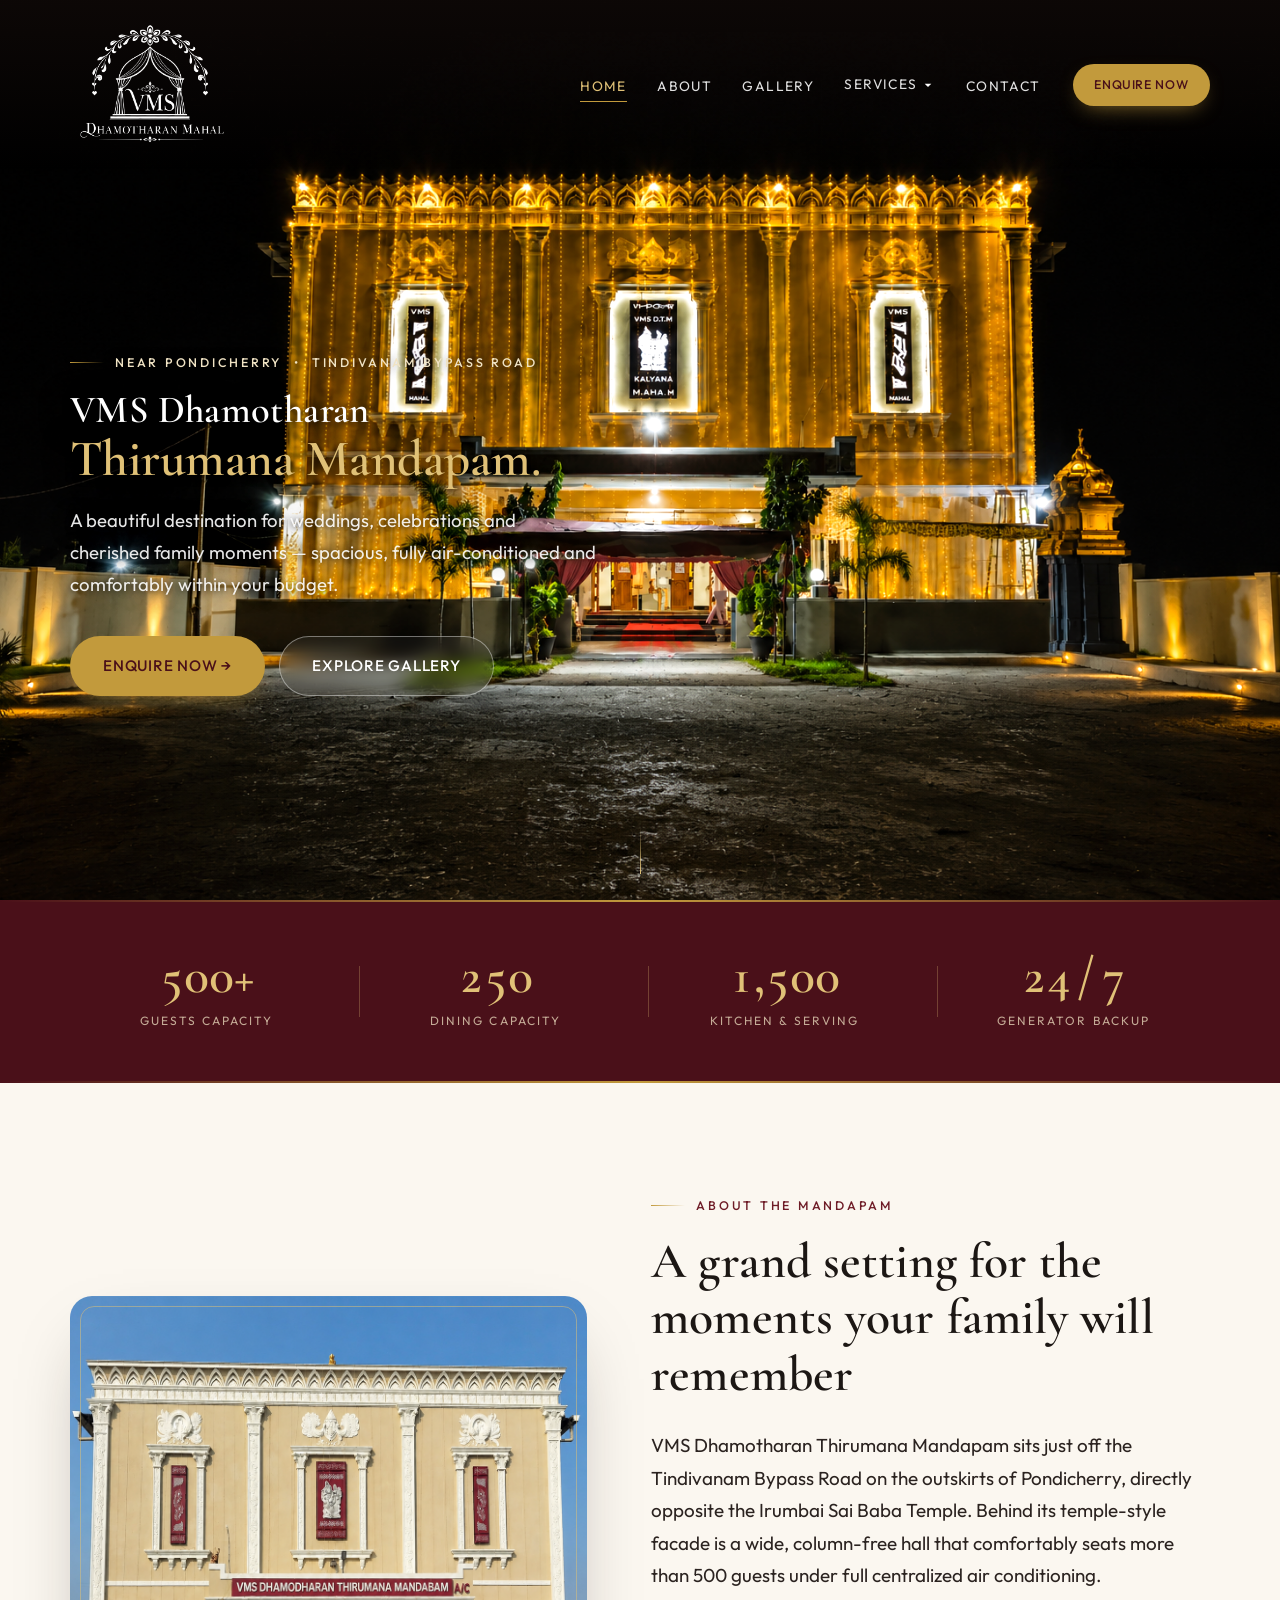
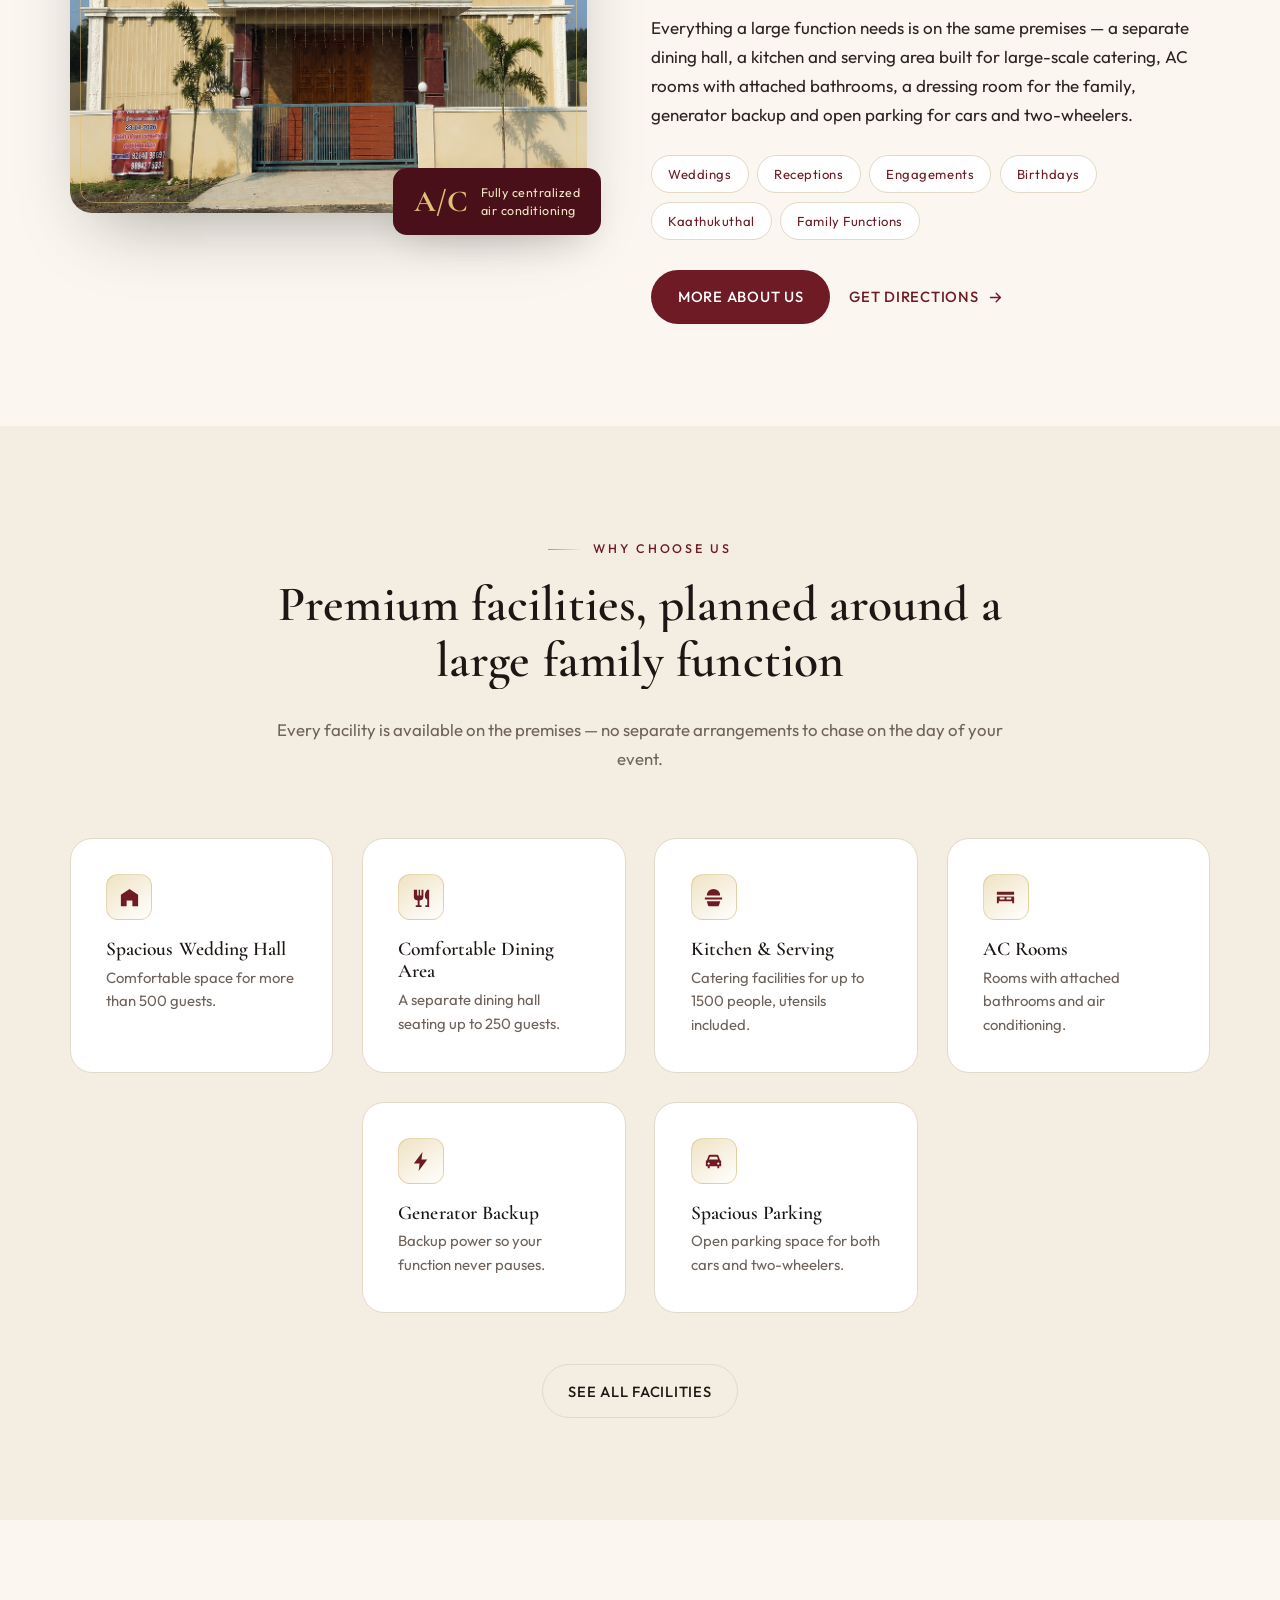
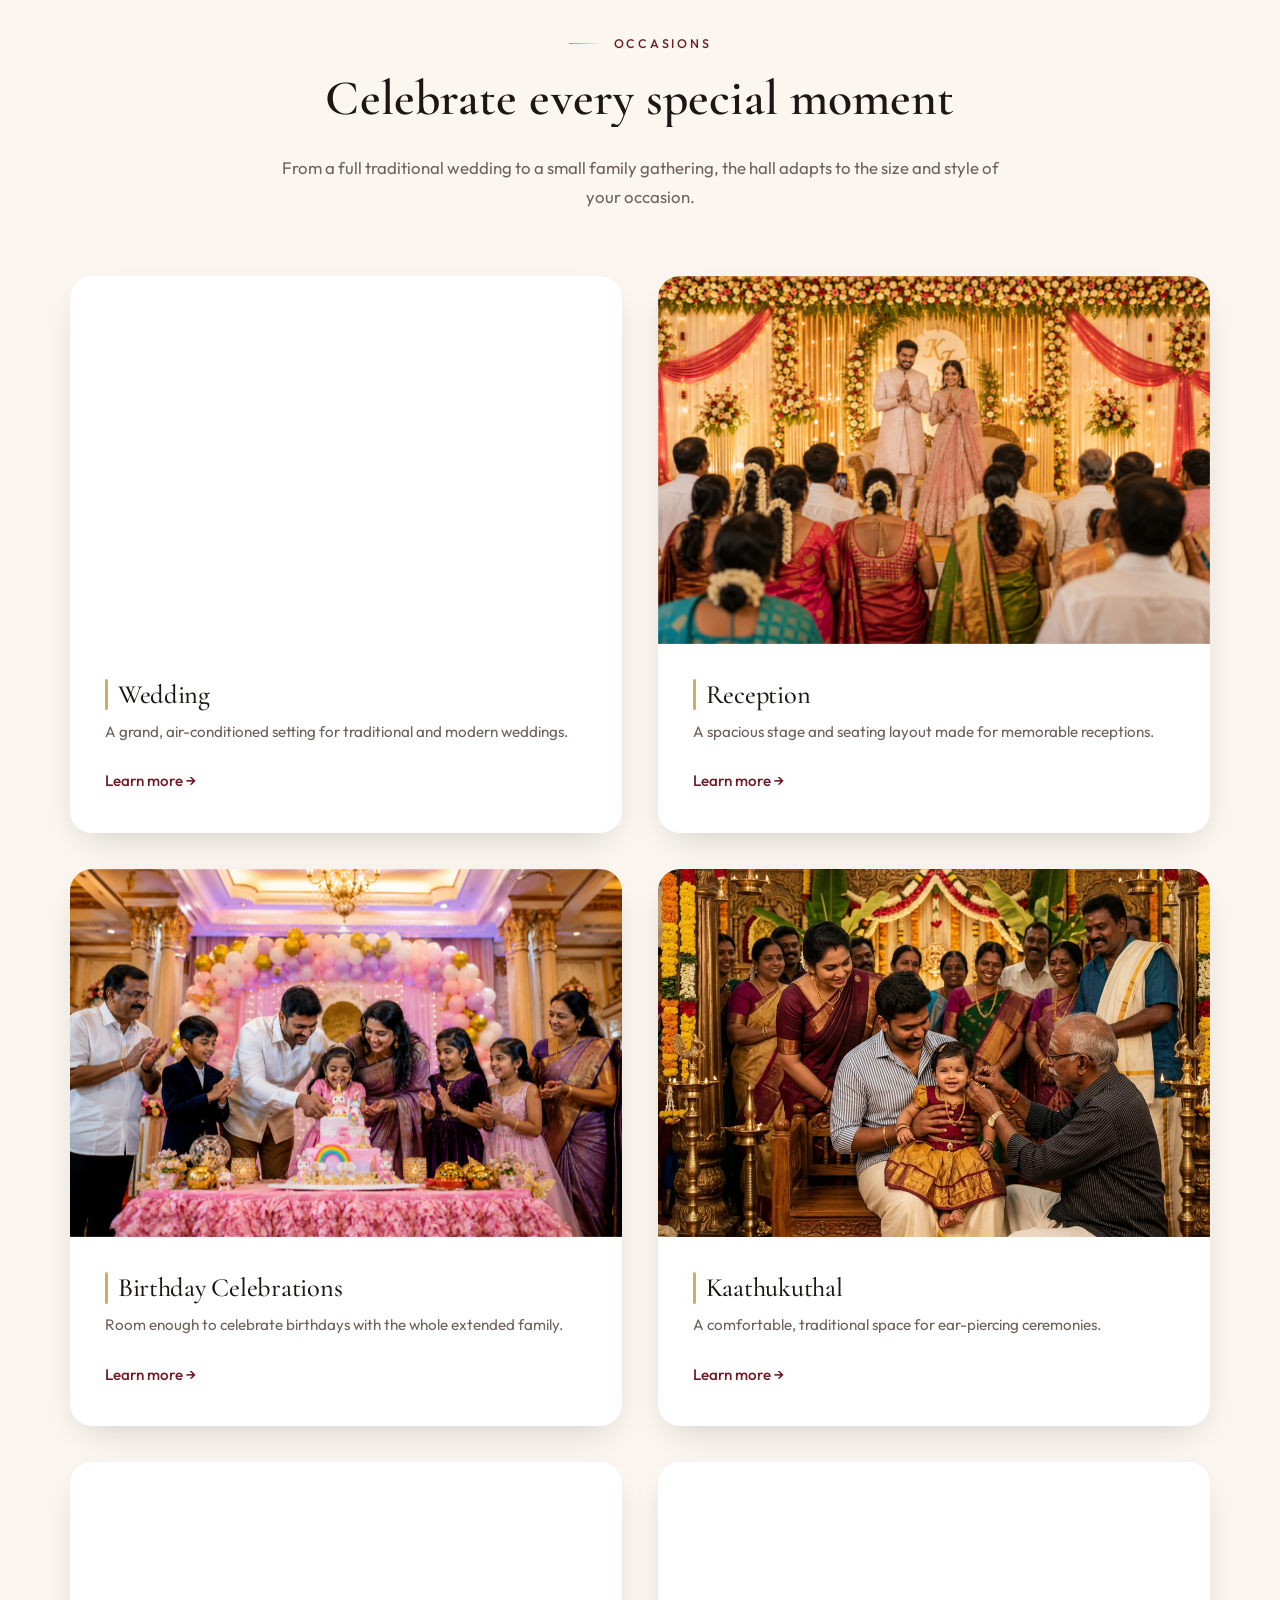
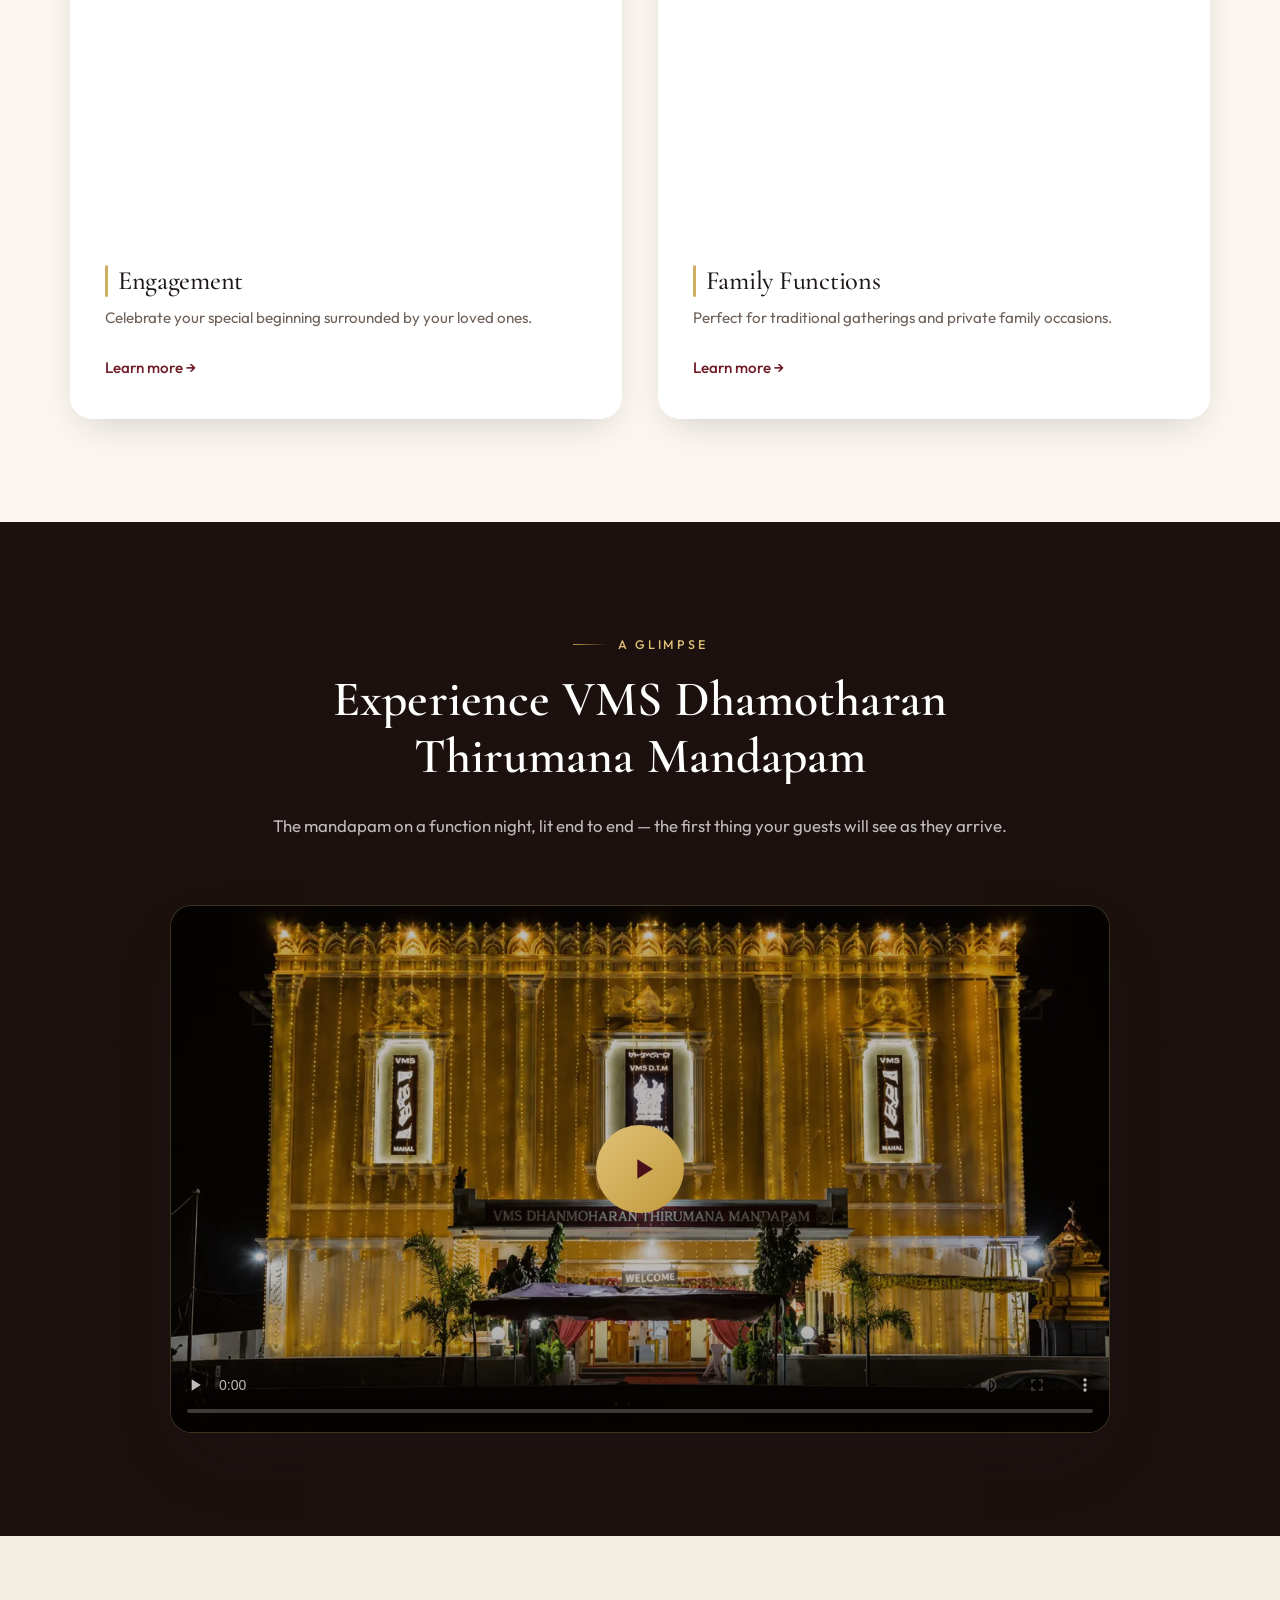
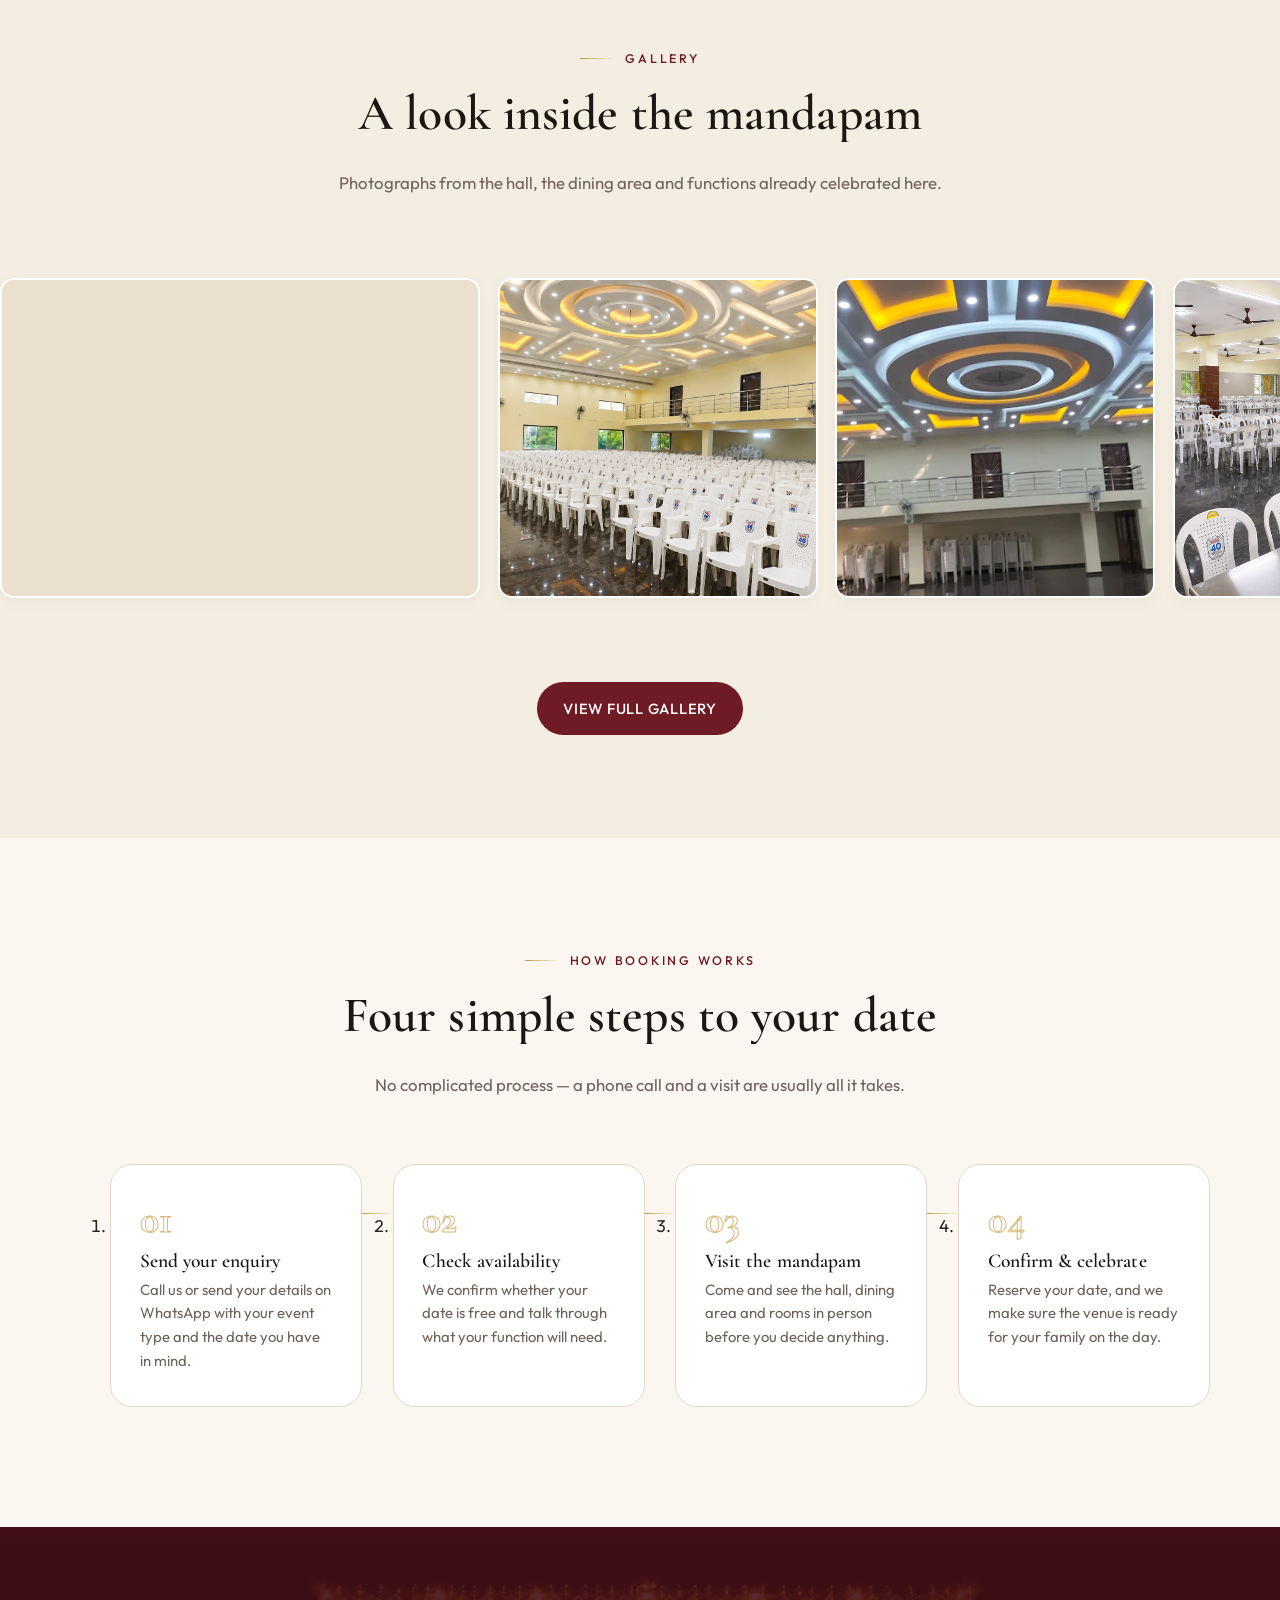
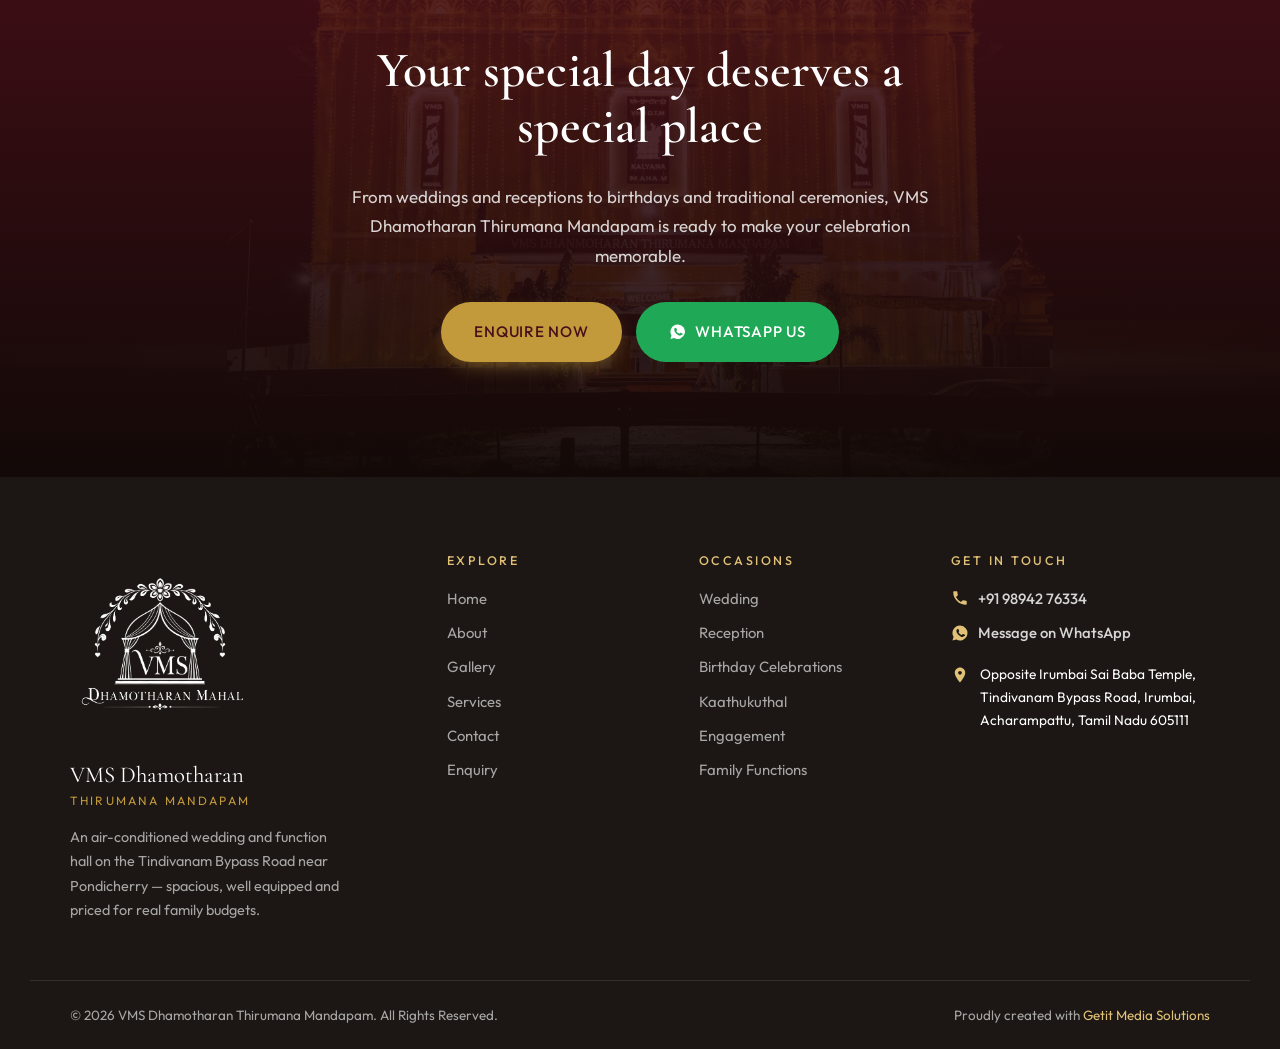
<file: index.html>
<!DOCTYPE html>
<html lang="en">

<head>
  <meta charset="UTF-8">
  <meta name="viewport" content="width=device-width, initial-scale=1, viewport-fit=cover">
  <meta name="theme-color" content="#4A1019">

  <title>VMS Dhamotharan Thirumana Mandapam | Wedding &amp; Function Hall Near Pondicherry</title>
  <meta name="description"
    content="VMS Dhamotharan Thirumana Mandapam is an air-conditioned wedding and function hall on Tindivanam Bypass Road near Pondicherry. Seating for 500+ guests, 250-seat dining, AC rooms, generator backup and spacious parking for weddings, receptions, birthdays and kaathukuthal ceremonies.">
  <link rel="canonical" href="index.html">

  <meta property="og:type" content="website">
  <meta property="og:site_name" content="VMS Dhamotharan Thirumana Mandapam">
  <meta property="og:title" content="VMS Dhamotharan Thirumana Mandapam | Wedding &amp; Function Hall Near Pondicherry">
  <meta property="og:description"
    content="An air-conditioned marriage hall on Tindivanam Bypass Road, opposite Irumbai Sai Baba Temple. 500+ guest capacity, 250-seat dining, AC rooms, generator backup and spacious parking.">
  <meta property="og:image" content="assets/images/optimized/hero-wide-2400.webp">
  <meta property="og:locale" content="en_IN">
  <meta name="twitter:card" content="summary_large_image">
  <meta name="twitter:title" content="VMS Dhamotharan Thirumana Mandapam">
  <meta name="twitter:description"
    content="Wedding &amp; function hall near Pondicherry — 500+ guests, centralized AC, dining for 250, generator backup.">
  <meta name="twitter:image" content="assets/images/optimized/hero-wide-2400.webp">

  <link rel="icon"
    href="data:image/svg+xml,%3Csvg xmlns='http://www.w3.org/2000/svg' viewBox='0 0 32 32'%3E%3Crect width='32' height='32' rx='7' fill='%234A1019'/%3E%3Ctext x='16' y='22' font-family='Georgia,serif' font-size='14' font-weight='700' fill='%23C29A3C' text-anchor='middle'%3EV%3C/text%3E%3C/svg%3E">

  <link rel="preconnect" href="https://fonts.googleapis.com">
  <link rel="preconnect" href="https://fonts.gstatic.com" crossorigin>
  <link rel="preload" as="image" href="assets/images/optimized/hero-distanced.png" fetchpriority="high">
  <link
    href="https://fonts.googleapis.com/css2?family=Cormorant+Garamond:ital,wght@0,300;0,400;0,500;0,600;0,700;1,400&family=Outfit:wght@100..900&family=Noto+Sans+Tamil:wght@400;600&display=swap"
    rel="stylesheet">
  <link rel="stylesheet" href="css/style.css?v=5">

  <script type="application/ld+json">
{
  "@context": "https://schema.org",
  "@type": "EventVenue",
  "name": "VMS Dhamotharan Thirumana Mandapam",
  "description": "Air-conditioned wedding and function hall near Pondicherry, suitable for weddings, receptions, engagements, birthday celebrations, kaathukuthal ceremonies and family functions.",
  "url": "index.html",
  "image": "assets/images/optimized/hero-night-1600.webp",
  "telephone": "+91-98942-76334",
  "maximumAttendeeCapacity": 500,
  "address": {
    "@type": "PostalAddress",
    "streetAddress": "Tindivanam Bypass Road, opposite Irumbai Sai Baba Temple",
    "addressLocality": "Irumbai, Acharampattu",
    "addressRegion": "Tamil Nadu",
    "postalCode": "605111",
    "addressCountry": "IN"
  },
  "hasMap": "https://maps.app.goo.gl/6HmaUfeiSNMeDCNu9",
  "amenityFeature": [
    { "@type": "LocationFeatureSpecification", "name": "Centralized air conditioning", "value": true },
    { "@type": "LocationFeatureSpecification", "name": "Dining area for 250 guests", "value": true },
    { "@type": "LocationFeatureSpecification", "name": "AC rooms with attached bathroom", "value": true },
    { "@type": "LocationFeatureSpecification", "name": "Dressing room", "value": true },
    { "@type": "LocationFeatureSpecification", "name": "Generator backup", "value": true },
    { "@type": "LocationFeatureSpecification", "name": "Car and bike parking", "value": true },
    { "@type": "LocationFeatureSpecification", "name": "Kitchen and serving area with utensils", "value": true }
  ]
}
</script>
</head>

<body>

  <a class="skip-link" href="#main">Skip to main content</a>

  <!-- ============ HEADER ============ -->
  <header class="site-header" id="header">
    <div class="shell header-inner">
      <a class="brand" href="index.html" aria-label="VMS Dhamotharan Thirumana Mandapam — home">
        <span class="brand-mark" aria-hidden="true">
          <img src="assets/images/vms-logo.png" alt="VMS Logo" class="brand-logo-img">
        </span>
        <span class="brand-words">
          <span class="brand-name">VMS Dhamotharan</span>
          <span class="brand-sub">Thirumana Mandapam</span>
        </span>

      </a>

      <nav class="nav" id="nav" aria-label="Primary">
        <ul class="nav-list">
          <li><a href="index.html" class="nav-link is-active" aria-current="page">Home</a></li>
          <li><a href="about.html" class="nav-link">About</a></li>
          <li><a href="gallery.html" class="nav-link">Gallery</a></li>
          <li class="has-dropdown">
            <a href="services.html" class="nav-link">Services</a>
            <ul class="dropdown-menu">
              <li><a href="wedding.html">Wedding</a></li>
              <li><a href="reception.html">Reception</a></li>
              <li><a href="birthday-celebrations.html">Birthday Celebrations</a></li>
              <li><a href="kaathukuthal.html">Kaathukuthal</a></li>
              <li><a href="engagement.html">Engagement</a></li>
              <li><a href="family-functions.html">Family Functions</a></li>
            </ul>
          </li>
          <li><a href="contact.html" class="nav-link">Contact</a></li>
        </ul>
        <a href="enquiry.html" class="btn btn-gold nav-cta">Enquire Now</a>
      </nav>

      <button class="nav-toggle" id="navToggle" aria-label="Open menu" aria-expanded="false" aria-controls="nav">
        <span class="nav-toggle-bars" aria-hidden="true"><i></i><i></i><i></i></span>
      </button>
    </div>
  </header>
  <div class="nav-scrim" id="navScrim" hidden></div>

  <main id="main">

    <!-- ============ HERO ============ -->
    <section class="hero" id="home">
      <div class="hero-media">
        <!-- Intrinsic size must match the file (1536x1024, 3:2). A wrong ratio here
         makes the browser reserve the wrong box and shifts the crop. -->
        <img src="assets/images/optimized/hero-distanced.png" width="2400" height="1598"
          alt="VMS Dhamotharan Thirumana Mandapam lit with golden festoon lights at night" fetchpriority="high"
          decoding="async" class="hero-img">
        <div class="hero-veil" aria-hidden="true"></div>
      </div>

      <div class="shell hero-inner">
        <div class="hero-copy">
          <p class="eyebrow reveal">
            <span class="eyebrow-rule" aria-hidden="true"></span>
            Near Pondicherry &nbsp;•&nbsp; Tindivanam Bypass Road
          </p>

          <h1 class="hero-title reveal" data-delay="1">
            <span class="hero-title-top">VMS Dhamotharan</span>
            <span class="hero-title-main">Thirumana Mandapam.</span>
          </h1>

          <p class="hero-lede reveal" data-delay="2">
            A beautiful destination for weddings, celebrations and cherished family moments —
            spacious, fully air-conditioned and comfortably within your budget.
          </p>

          <div class="hero-actions reveal" data-delay="3">
            <a href="enquiry.html" class="btn btn-gold btn-lg">Enquire Now &rarr;</a>
            <a href="gallery.html" class="btn btn-ghost btn-lg">Explore Gallery</a>
          </div>
        </div>
      </div>

      <a href="#stats" class="hero-scroll" aria-label="Scroll to highlights">
        <span class="hero-scroll-line" aria-hidden="true"></span>
      </a>
    </section>

    <!-- ============ STATS ============ -->
    <section class="stats" id="stats" aria-label="Venue capacity at a glance">
      <div class="shell">
        <ul class="stats-grid">
          <li class="stat reveal">
            <span class="stat-num" data-count="500" data-suffix="+">0</span>
            <span class="stat-label">Guests Capacity</span>
          </li>
          <li class="stat reveal" data-delay="1">
            <span class="stat-num" data-count="250">0</span>
            <span class="stat-label">Dining Capacity</span>
          </li>
          <li class="stat reveal" data-delay="2">
            <span class="stat-num" data-count="1500">0</span>
            <span class="stat-label">Kitchen &amp; Serving</span>
          </li>
          <li class="stat reveal" data-delay="3">
            <span class="stat-num">24&#8202;/&#8202;7</span>
            <span class="stat-label">Generator Backup</span>
          </li>
        </ul>
      </div>
    </section>

    <!-- ============ ABOUT PREVIEW ============ -->
    <section class="section about" aria-labelledby="about-h">
      <div class="shell about-grid">
        <div class="about-visual reveal">
          <div class="frame frame-gold">
            <img src="assets/images/optimized/VMS Mandabam day.png" width="1024" height="1280" loading="lazy"
              decoding="async" alt="Beautiful daytime portrait view of the VMS Dhamotharan Thirumana Mandapam exterior">
          </div>
          <div class="about-badge">
            <span class="about-badge-num">A/C</span>
            <span class="about-badge-txt">Fully centralized<br>air conditioning</span>
          </div>
        </div>

        <div class="about-body">
          <p class="eyebrow reveal"><span class="eyebrow-rule" aria-hidden="true"></span> About the Mandapam</p>
          <h2 class="h2 reveal" data-delay="1" id="about-h">A grand setting for the moments your family will remember
          </h2>
          <p class="lede reveal" data-delay="2">
            VMS Dhamotharan Thirumana Mandapam sits just off the Tindivanam Bypass Road on the outskirts
            of Pondicherry, directly opposite the Irumbai Sai Baba Temple. Behind its temple-style facade
            is a wide, column-free hall that comfortably seats more than 500 guests under full
            centralized air conditioning.
          </p>
          <p class="reveal" data-delay="3">
            Everything a large function needs is on the same premises — a separate dining hall, a kitchen
            and serving area built for large-scale catering, AC rooms with attached bathrooms, a dressing
            room for the family, generator backup and open parking for cars and two-wheelers.
          </p>

          <ul class="chip-row reveal" data-delay="4">
            <li class="chip">Weddings</li>
            <li class="chip">Receptions</li>
            <li class="chip">Engagements</li>
            <li class="chip">Birthdays</li>
            <li class="chip">Kaathukuthal</li>
            <li class="chip">Family Functions</li>
          </ul>

          <div class="about-actions reveal" data-delay="5">
            <a href="about.html" class="btn btn-maroon">More About Us</a>
            <a href="https://maps.app.goo.gl/6HmaUfeiSNMeDCNu9" target="_blank" rel="noopener" class="btn btn-link">
              Get Directions
              <svg class="ico" viewBox="0 0 24 24" aria-hidden="true">
                <path d="M5 12h13M13 6l6 6-6 6" fill="none" stroke="currentColor" stroke-width="2"
                  stroke-linecap="round" stroke-linejoin="round" />
              </svg>
            </a>
          </div>
        </div>
      </div>
    </section>

    <!-- ============ WHY CHOOSE US (highlights) ============ -->
    <section class="section section-cream why" aria-labelledby="why-h">
      <div class="shell">
        <header class="section-head">
          <p class="eyebrow reveal"><span class="eyebrow-rule" aria-hidden="true"></span> Why Choose Us</p>
          <h2 class="h2 reveal" data-delay="1" id="why-h">Premium facilities, planned around a large family function
          </h2>
          <p class="section-sub reveal" data-delay="2">
            Every facility is available on the premises — no separate arrangements to chase on the day of your event.
          </p>
        </header>

        <ul class="feature-grid">
          <li class="feature reveal">
            <span class="feature-ico" aria-hidden="true"><svg viewBox="0 0 24 24">
                <path d="M3 21V9l9-6 9 6v12h-6v-6H9v6H3Z" />
              </svg></span>
            <h3 class="feature-t">Spacious Wedding Hall</h3>
            <p class="feature-d">Comfortable space for more than 500 guests.</p>
          </li>
          <li class="feature reveal">
            <span class="feature-ico" aria-hidden="true"><svg viewBox="0 0 24 24">
                <path
                  d="M4 4v7a4 4 0 0 0 4 4v5H6v2h6v-2h-2v-5a4 4 0 0 0 4-4V4h-2v6h-1.5V4H9v6H7.5V4H4Zm14 0c-1.6 1.6-2.5 3.8-2.5 6.2 0 2 .9 3.4 2.5 3.8V20h-2v2h4V4h-2Z" />
              </svg></span>
            <h3 class="feature-t">Comfortable Dining Area</h3>
            <p class="feature-d">A separate dining hall seating up to 250 guests.</p>
          </li>
          <li class="feature reveal">
            <span class="feature-ico" aria-hidden="true"><svg viewBox="0 0 24 24">
                <path
                  d="M12 3a7 7 0 0 1 7 7H5a7 7 0 0 1 7-7Zm-9 9h18v2H3v-2Zm2 4h14l-1.2 4.2a1 1 0 0 1-1 .8H7.2a1 1 0 0 1-1-.8L5 16Z" />
              </svg></span>
            <h3 class="feature-t">Kitchen &amp; Serving</h3>
            <p class="feature-d">Catering facilities for up to 1500 people, utensils included.</p>
          </li>
          <li class="feature reveal">
            <span class="feature-ico" aria-hidden="true"><svg viewBox="0 0 24 24">
                <path d="M3 6h18v3H3V6Zm0 5h18v7h-2v-2H5v2H3v-7Zm3 1v2h5v-2H6Zm7 0v2h5v-2h-5Z" />
              </svg></span>
            <h3 class="feature-t">AC Rooms</h3>
            <p class="feature-d">Rooms with attached bathrooms and air conditioning.</p>
          </li>
          <li class="feature reveal">
            <span class="feature-ico" aria-hidden="true"><svg viewBox="0 0 24 24">
                <path d="M13 2 4 14h6l-1 8 9-12h-6l1-8Z" />
              </svg></span>
            <h3 class="feature-t">Generator Backup</h3>
            <p class="feature-d">Backup power so your function never pauses.</p>
          </li>
          <li class="feature reveal">
            <span class="feature-ico" aria-hidden="true"><svg viewBox="0 0 24 24">
                <path
                  d="M5 11 6.6 6.4A2 2 0 0 1 8.5 5h7a2 2 0 0 1 1.9 1.4L19 11h1v6h-2v2h-2v-2H8v2H6v-2H4v-6h1Zm2.2-1h9.6l-1.1-3H8.3l-1.1 3ZM7 13a1.2 1.2 0 1 0 0 2.4A1.2 1.2 0 0 0 7 13Zm10 0a1.2 1.2 0 1 0 0 2.4A1.2 1.2 0 0 0 17 13Z" />
              </svg></span>
            <h3 class="feature-t">Spacious Parking</h3>
            <p class="feature-d">Open parking space for both cars and two-wheelers.</p>
          </li>
        </ul>

        <p class="section-more reveal">
          <a href="about.html" class="btn btn-outline-dark">See All Facilities</a>
        </p>
      </div>
    </section>

    <!-- ============ SERVICES PREVIEW ============ -->
    <section class="section services" aria-labelledby="services-h">
      <div class="shell">
        <header class="section-head">
          <p class="eyebrow reveal"><span class="eyebrow-rule" aria-hidden="true"></span> Occasions</p>
          <h2 class="h2 reveal" data-delay="1" id="services-h">Celebrate every special moment</h2>
          <p class="section-sub reveal" data-delay="2">
            From a full traditional wedding to a small family gathering, the hall adapts to the size and style of your
            occasion.
          </p>
        </header>

        <ul class="event-grid">
          <li class="event-card reveal">
            <a class="event-link" href="wedding.html">
              <div class="event-media">
                <img src="assets/images/services/wedding/wedding-1.png" width="1376" height="768" loading="lazy"
                  decoding="async"
                  alt="Traditional South Indian wedding ceremony muhurtham taking place on the mandapam stage">
              </div>
              <div class="event-body">
                <span class="event-ico" aria-hidden="true"><svg viewBox="0 0 24 24">
                    <path d="M12 21s-7.5-4.6-9.3-9A5.2 5.2 0 0 1 12 7.4 5.2 5.2 0 0 1 21.3 12c-1.8 4.4-9.3 9-9.3 9Z" />
                  </svg></span>
                <h3 class="event-t">Wedding</h3>
                <p class="event-d">A grand, air-conditioned setting for traditional and modern weddings.</p>
              </div>
            </a>
          </li>
          <li class="event-card reveal" data-delay="1">
            <a class="event-link" href="reception.html">
              <div class="event-media">
                <img src="assets/images/services/reception/new_reception_1.png" width="1376" height="768" loading="lazy"
                  decoding="async" alt="Grand South Indian wedding reception greeting line on stage">
              </div>
              <div class="event-body">
                <span class="event-ico" aria-hidden="true"><svg viewBox="0 0 24 24">
                    <path d="M5 3h14l-1 5a6 6 0 0 1-5 5.9V18h3v3H8v-3h3v-4.1A6 6 0 0 1 6 8L5 3Z" />
                  </svg></span>
                <h3 class="event-t">Reception</h3>
                <p class="event-d">A spacious stage and seating layout made for memorable receptions.</p>
              </div>
            </a>
          </li>
          <li class="event-card reveal" data-delay="2">
            <a class="event-link" href="birthday-celebrations.html">
              <div class="event-media">
                <img src="assets/images/services/birthday-celebrations/new_bithday.png" width="1376" height="768"
                  loading="lazy" decoding="async"
                  alt="South Indian family birthday celebration inside the mandapam function hall">
              </div>
              <div class="event-body">
                <span class="event-ico" aria-hidden="true"><svg viewBox="0 0 24 24">
                    <path
                      d="M12 2c.8 1.6.4 2.6-.4 3.4L12 6.6l.9-1.2c-.5-.8-.6-1.7-.9-3.4ZM6 9h12a2 2 0 0 1 2 2v1H4v-1a2 2 0 0 1 2-2Zm-2 5h16v5a2 2 0 0 1-2 2H6a2 2 0 0 1-2-2v-5Z" />
                  </svg></span>
                <h3 class="event-t">Birthday Celebrations</h3>
                <p class="event-d">Room enough to celebrate birthdays with the whole extended family.</p>
              </div>
            </a>
          </li>
          <li class="event-card reveal">
            <a class="event-link" href="kaathukuthal.html">
              <div class="event-media">
                <img src="assets/images/services/kaathukuthal/kaathukuthal-1.png" width="1376" height="768"
                  loading="lazy" decoding="async"
                  alt="Traditional Tamil kaathukuthal ear piercing ceremony inside the hall">
              </div>
              <div class="event-body">
                <span class="event-ico" aria-hidden="true"><svg viewBox="0 0 24 24">
                    <path
                      d="M12 2a6 6 0 0 1 6 6c0 2.6-1.4 4-2.6 5.2-.9.9-1.4 1.5-1.4 2.8h-2c0-2 .9-3 1.9-4C15.1 11 16 10.2 16 8a4 4 0 1 0-8 0H6a6 6 0 0 1 6-6Zm1 17a1.5 1.5 0 1 1-3 0 1.5 1.5 0 0 1 3 0Z" />
                  </svg></span>
                <h3 class="event-t">Kaathukuthal</h3>
                <p class="event-d">A comfortable, traditional space for ear-piercing ceremonies.</p>
              </div>
            </a>
          </li>
          <li class="event-card reveal" data-delay="1">
            <a class="event-link" href="engagement.html">
              <div class="event-media">
                <img src="assets/images/services/engagement/engagement-1.png" width="1376" height="768" loading="lazy"
                  decoding="async" alt="South Indian engagement ring exchange ceremony on stage">
              </div>
              <div class="event-body">
                <span class="event-ico" aria-hidden="true"><svg viewBox="0 0 24 24">
                    <path d="M12 2.5 14.4 8l6 .5-4.6 4 1.4 5.9L12 15.3 6.8 18.4 8.2 12.5l-4.6-4 6-.5L12 2.5Z" />
                  </svg></span>
                <h3 class="event-t">Engagement</h3>
                <p class="event-d">Celebrate your special beginning surrounded by your loved ones.</p>
              </div>
            </a>
          </li>
          <li class="event-card reveal" data-delay="2">
            <a class="event-link" href="family-functions.html">
              <div class="event-media">
                <img src="assets/images/services/family-functions/new_family_function_1.png" width="1408" height="768"
                  loading="lazy" decoding="async"
                  alt="Traditional South Indian family gathering and function indoors inside the mandapam">
              </div>
              <div class="event-body">
                <span class="event-ico" aria-hidden="true"><svg viewBox="0 0 24 24">
                    <path
                      d="M9 11a3 3 0 1 0 0-6 3 3 0 0 0 0 6Zm8 0a2.5 2.5 0 1 0 0-5 2.5 2.5 0 0 0 0 5ZM2 19c0-3 3.1-5 7-5s7 2 7 5v1H2v-1Zm15.5-4c2.6.4 4.5 1.9 4.5 4v1h-4.3c.2-.5.3-1 .3-1.6 0-1.4-.6-2.6-1.6-3.4h1.1Z" />
                  </svg></span>
                <h3 class="event-t">Family Functions</h3>
                <p class="event-d">Perfect for traditional gatherings and private family occasions.</p>
              </div>
            </a>
          </li>
        </ul>
      </div>
    </section>

    <!-- ============ VIDEO ============ -->
    <section class="section video-sec" aria-labelledby="video-h">
      <div class="shell">
        <header class="section-head section-head-light">
          <p class="eyebrow eyebrow-light reveal"><span class="eyebrow-rule" aria-hidden="true"></span> A Glimpse</p>
          <h2 class="h2 reveal" data-delay="1" id="video-h">Experience VMS Dhamotharan Thirumana Mandapam</h2>
          <p class="section-sub reveal" data-delay="2">
            The mandapam on a function night, lit end to end — the first thing your guests will see as they arrive.
          </p>
        </header>

        <div class="video-frame reveal" data-delay="3">
          <video id="tourVideo" class="video-el" src="assets/vedios/tour-web.mp4" playsinline preload="none" controls
            poster="assets/images/optimized/video-poster.webp" width="1280" height="720"
            aria-label="Evening view of VMS Dhamotharan Thirumana Mandapam illuminated for a function">
            Your browser does not support embedded video.
            <a href="assets/vedios/tour-web.mp4">Download the video</a> instead.
          </video>
          <button class="video-play" id="videoPlay" type="button" aria-label="Play venue video">
            <svg viewBox="0 0 24 24" aria-hidden="true">
              <path d="M8 5.2v13.6L19 12 8 5.2Z" />
            </svg>
          </button>
        </div>
      </div>
    </section>

    <!-- ============ GALLERY PREVIEW ============ -->
    <section class="section section-cream gallery-sec" aria-labelledby="gal-h">
      <div class="shell">
        <header class="section-head">
          <p class="eyebrow reveal"><span class="eyebrow-rule" aria-hidden="true"></span> Gallery</p>
          <h2 class="h2 reveal" data-delay="1" id="gal-h">A look inside the mandapam</h2>
          <p class="section-sub reveal" data-delay="2">Photographs from the hall, the dining area and functions already
            celebrated here.</p>
        </header>

        <div class="marquee-wrap">
          <div class="marquee-track">
            <ul class="gallery-marquee">
              <li class="gal-item gal-wide">
                <button class="gal-btn" type="button" data-full="assets/images/optimized/hero-night-1600.webp"
                  data-caption="The mandapam illuminated with festoon lighting on a function night">
                  <img src="assets/images/optimized/hero-night-1600.webp" width="1537" height="1023" loading="lazy"
                    decoding="async" alt="The mandapam illuminated with golden festoon lighting at night">
                  <span class="gal-overlay" aria-hidden="true"><span class="gal-view">View</span></span>
                </button>
              </li>
              <li class="gal-item">
                <button class="gal-btn" type="button" data-full="assets/images/top.png"
                  data-caption="The main hall arranged with seating for a large function">
                  <img src="assets/images/top.png" width="680" height="453" loading="lazy" decoding="async"
                    alt="The main hall arranged with rows of white seating">
                  <span class="gal-overlay" aria-hidden="true"><span class="gal-view">View</span></span>
                </button>
              </li>
              <li class="gal-item">
                <button class="gal-btn" type="button" data-full="assets/images/g-7.webp"
                  data-caption="Decorative false ceiling and mezzanine level of the main hall">
                  <img src="assets/images/g-7.webp" width="680" height="383" loading="lazy" decoding="async"
                    alt="Decorative illuminated false ceiling above the main hall">
                  <span class="gal-overlay" aria-hidden="true"><span class="gal-view">View</span></span>
                </button>
              </li>
              <li class="gal-item">
                <button class="gal-btn" type="button" data-full="assets/images/dinning-hall.png"
                  data-caption="The separate dining hall with stainless serving counters">
                  <img src="assets/images/dinning-hall.png" width="680" height="453" loading="lazy" decoding="async"
                    alt="Dining hall with long stainless steel serving counters and seating">
                  <span class="gal-overlay" aria-hidden="true"><span class="gal-view">View</span></span>
                </button>
              </li>
              <li class="gal-item">
                <button class="gal-btn" type="button" data-full="assets/images/g-2.webp"
                  data-caption="A ribbon-cutting at the flower-decorated main entrance">
                  <img src="assets/images/g-2.webp" width="680" height="453" loading="lazy" decoding="async"
                    alt="Guests at a ribbon-cutting by the flower-decorated main entrance">
                  <span class="gal-overlay" aria-hidden="true"><span class="gal-view">View</span></span>
                </button>
              </li>
              <li class="gal-item">
                <button class="gal-btn" type="button" data-full="assets/images/g-4.webp"
                  data-caption="A traditional honouring ceremony on the decorated stage">
                  <img src="assets/images/g-4.webp" width="680" height="453" loading="lazy" decoding="async"
                    alt="A traditional honouring ceremony taking place on the decorated stage">
                  <span class="gal-overlay" aria-hidden="true"><span class="gal-view">View</span></span>
                </button>
              </li>
            </ul>
            <ul class="gallery-marquee" aria-hidden="true">
              <li class="gal-item gal-wide">
                <button class="gal-btn" type="button" data-full="assets/images/optimized/hero-night-1600.webp"
                  data-caption="The mandapam illuminated with festoon lighting on a function night">
                  <img src="assets/images/optimized/hero-night-1600.webp" width="1537" height="1023" loading="lazy"
                    decoding="async" alt="The mandapam illuminated with golden festoon lighting at night">
                  <span class="gal-overlay" aria-hidden="true"><span class="gal-view">View</span></span>
                </button>
              </li>
              <li class="gal-item">
                <button class="gal-btn" type="button" data-full="assets/images/top.png"
                  data-caption="The main hall arranged with seating for a large function">
                  <img src="assets/images/top.png" width="680" height="453" loading="lazy" decoding="async"
                    alt="The main hall arranged with rows of white seating">
                  <span class="gal-overlay" aria-hidden="true"><span class="gal-view">View</span></span>
                </button>
              </li>
              <li class="gal-item">
                <button class="gal-btn" type="button" data-full="assets/images/g-7.webp"
                  data-caption="Decorative false ceiling and mezzanine level of the main hall">
                  <img src="assets/images/g-7.webp" width="680" height="383" loading="lazy" decoding="async"
                    alt="Decorative illuminated false ceiling above the main hall">
                  <span class="gal-overlay" aria-hidden="true"><span class="gal-view">View</span></span>
                </button>
              </li>
              <li class="gal-item">
                <button class="gal-btn" type="button" data-full="assets/images/dinning-hall.png"
                  data-caption="The separate dining hall with stainless serving counters">
                  <img src="assets/images/dinning-hall.png" width="680" height="453" loading="lazy" decoding="async"
                    alt="Dining hall with long stainless steel serving counters and seating">
                  <span class="gal-overlay" aria-hidden="true"><span class="gal-view">View</span></span>
                </button>
              </li>
              <li class="gal-item">
                <button class="gal-btn" type="button" data-full="assets/images/g-2.webp"
                  data-caption="A ribbon-cutting at the flower-decorated main entrance">
                  <img src="assets/images/g-2.webp" width="680" height="453" loading="lazy" decoding="async"
                    alt="Guests at a ribbon-cutting by the flower-decorated main entrance">
                  <span class="gal-overlay" aria-hidden="true"><span class="gal-view">View</span></span>
                </button>
              </li>
              <li class="gal-item">
                <button class="gal-btn" type="button" data-full="assets/images/g-4.webp"
                  data-caption="A traditional honouring ceremony on the decorated stage">
                  <img src="assets/images/g-4.webp" width="680" height="453" loading="lazy" decoding="async"
                    alt="A traditional honouring ceremony taking place on the decorated stage">
                  <span class="gal-overlay" aria-hidden="true"><span class="gal-view">View</span></span>
                </button>
              </li>
            </ul>
          </div>
        </div>


        <p class="section-more reveal">
          <a href="gallery.html" class="btn btn-maroon">View Full Gallery</a>
        </p>
      </div>
    </section>

    <!-- ============ BOOKING PROCESS ============ -->
    <section class="section process" aria-labelledby="proc-h">
      <div class="shell">
        <header class="section-head">
          <p class="eyebrow reveal"><span class="eyebrow-rule" aria-hidden="true"></span> How Booking Works</p>
          <h2 class="h2 reveal" data-delay="1" id="proc-h">Four simple steps to your date</h2>
          <p class="section-sub reveal" data-delay="2">
            No complicated process — a phone call and a visit are usually all it takes.
          </p>
        </header>

        <ol class="proc-grid">
          <li class="proc-step reveal">
            <span class="proc-num" aria-hidden="true">01</span>
            <h3 class="proc-t">Send your enquiry</h3>
            <p class="proc-d">Call us or send your details on WhatsApp with your event type and the date you have in
              mind.</p>
          </li>
          <li class="proc-step reveal" data-delay="1">
            <span class="proc-num" aria-hidden="true">02</span>
            <h3 class="proc-t">Check availability</h3>
            <p class="proc-d">We confirm whether your date is free and talk through what your function will need.</p>
          </li>
          <li class="proc-step reveal" data-delay="2">
            <span class="proc-num" aria-hidden="true">03</span>
            <h3 class="proc-t">Visit the mandapam</h3>
            <p class="proc-d">Come and see the hall, dining area and rooms in person before you decide anything.</p>
          </li>
          <li class="proc-step reveal" data-delay="3">
            <span class="proc-num" aria-hidden="true">04</span>
            <h3 class="proc-t">Confirm &amp; celebrate</h3>
            <p class="proc-d">Reserve your date, and we make sure the venue is ready for your family on the day.</p>
          </li>
        </ol>
      </div>
    </section>

    <!-- ============ CTA ============ -->
    <section class="cta" aria-labelledby="cta-h">
      <div class="cta-bg" aria-hidden="true">
        <img src="assets/images/optimized/hero-wide-2400.webp" width="1537" height="1023" loading="lazy"
          decoding="async" alt="">
      </div>
      <div class="shell cta-inner">
        <h2 class="h2 cta-h reveal" id="cta-h">Your special day deserves a special place</h2>
        <p class="cta-p reveal" data-delay="1">
          From weddings and receptions to birthdays and traditional ceremonies, VMS Dhamotharan
          Thirumana Mandapam is ready to make your celebration memorable.
        </p>
        <div class="cta-actions reveal" data-delay="2">
          <a href="enquiry.html" class="btn btn-gold btn-lg">Enquire Now</a>
          <a href="https://wa.me/919894276334?text=Hello%20VMS%20Dhamotharan%20Thirumana%20Mandapam%2C%20I%20would%20like%20to%20know%20about%20hall%20availability."
            target="_blank" rel="noopener" class="btn btn-whatsapp btn-lg">
            <svg class="ico" viewBox="0 0 24 24" aria-hidden="true">
              <path
                d="M12 2a10 10 0 0 0-8.6 15.1L2 22l5-1.3A10 10 0 1 0 12 2Zm5.3 14.1c-.2.6-1.3 1.2-1.8 1.2-.5.1-1 .1-1.7-.1a12 12 0 0 1-5.6-4.9c-.4-.6-1-1.6-1-3s.7-2 1-2.3a1 1 0 0 1 .8-.3h.5c.2 0 .4 0 .6.5l.8 2c.1.2.1.4 0 .6l-.4.5-.3.3c-.1.2-.3.3-.1.6a8.5 8.5 0 0 0 3.9 3.3c.3.1.5.1.7-.1l.9-1c.2-.2.3-.2.6-.1l2 1c.3.1.5.2.5.3.1.2.1.9-.1 1.5Z" />
            </svg>
            WhatsApp Us
          </a>
        </div>
      </div>
    </section>

  </main>

  <!-- ============ FOOTER ============ -->
  <footer class="site-footer">
    <div class="shell footer-grid">
      <div class="footer-brand">
        <span class="brand-mark brand-mark-lg" aria-hidden="true">
          <img src="assets/images/vms-logo.png" alt="VMS Logo" class="brand-logo-img brand-logo-footer">
        </span>
        <p class="footer-name">VMS Dhamotharan<br><span>Thirumana Mandapam</span></p>

        <p class="footer-desc">
          An air-conditioned wedding and function hall on the Tindivanam Bypass Road near
          Pondicherry — spacious, well equipped and priced for real family budgets.
        </p>
      </div>

      <nav class="footer-col" aria-label="Footer navigation">
        <h2 class="footer-h">Explore</h2>
        <ul>
          <li><a href="index.html">Home</a></li>
          <li><a href="about.html">About</a></li>
          <li><a href="gallery.html">Gallery</a></li>
          <li><a href="services.html">Services</a></li>
          <li><a href="contact.html">Contact</a></li>
          <li><a href="enquiry.html">Enquiry</a></li>
        </ul>
      </nav>

      <div class="footer-col">
        <h2 class="footer-h">Occasions</h2>
        <ul>
          <li><a href="wedding.html">Wedding</a></li>
          <li><a href="reception.html">Reception</a></li>
          <li><a href="birthday-celebrations.html">Birthday Celebrations</a></li>
          <li><a href="kaathukuthal.html">Kaathukuthal</a></li>
          <li><a href="engagement.html">Engagement</a></li>
          <li><a href="family-functions.html">Family Functions</a></li>
        </ul>
      </div>

      <div class="footer-col">
        <h2 class="footer-h">Get in Touch</h2>
        <ul class="footer-contact">
          <li>
            <svg class="fc-icon" viewBox="0 0 24 24" aria-hidden="true" fill="currentColor">
              <path
                d="M6.6 10.8a15.1 15.1 0 0 0 6.6 6.6l2.2-2.2a1 1 0 0 1 1-.25 11.4 11.4 0 0 0 3.6.58 1 1 0 0 1 1 1V20a1 1 0 0 1-1 1A17 17 0 0 1 3 4a1 1 0 0 1 1-1h3.5a1 1 0 0 1 1 1 11.4 11.4 0 0 0 .58 3.6 1 1 0 0 1-.25 1Z" />
            </svg>
            <a href="tel:+919894276334">+91 98942 76334</a>
          </li>
          <li>
            <svg class="fc-icon" viewBox="0 0 24 24" aria-hidden="true" fill="currentColor">
              <path
                d="M12 2a10 10 0 0 0-8.6 15.1L2 22l5-1.3A10 10 0 1 0 12 2Zm5.3 14.1c-.2.6-1.3 1.2-1.8 1.2-.5.1-1 .1-1.7-.1a12 12 0 0 1-5.6-4.9c-.4-.6-1-1.6-1-3s.7-2 1-2.3a1 1 0 0 1 .8-.3h.5c.2 0 .4 0 .6.5l.8 2c.1.2.1.4 0 .6l-.4.5-.3.3c-.1.2-.3.3-.1.6a8.5 8.5 0 0 0 3.9 3.3c.3.1.5.1.7-.1l.9-1c.2-.2.3-.2.6-.1l2 1c.3.1.5.2.5.3.1.2.1.9-.1 1.5Z" />
            </svg>
            <a href="https://wa.me/919894276334" target="_blank" rel="noopener">Message on WhatsApp</a>
          </li>
        </ul>
        <p class="footer-addr">
          <svg class="fc-icon" viewBox="0 0 24 24" aria-hidden="true" fill="currentColor">
            <path
              d="M12 2C8.13 2 5 5.13 5 9c0 5.25 7 13 7 13s7-7.75 7-13c0-3.87-3.13-7-7-7zm0 9.5c-1.38 0-2.5-1.12-2.5-2.5s1.12-2.5 2.5-2.5 2.5 1.12 2.5 2.5-1.12 2.5-2.5 2.5z" />
          </svg>
          <a href="https://maps.app.goo.gl/6HmaUfeiSNMeDCNu9" target="_blank" rel="noopener">Opposite Irumbai Sai Baba
            Temple,<br>
            Tindivanam Bypass Road, Irumbai,<br>
            Acharampattu, Tamil Nadu 605111</a>
        </p>
      </div>
    </div>

    <div class="shell footer-bottom">
      <p>&copy; <span id="year">2026</span> VMS Dhamotharan Thirumana Mandapam. All Rights Reserved.</p>
      <p>Proudly created with <a href="https://www.getitmediasolutions.com/" target="_blank" rel="noopener">Getit Media
          Solutions</a></p>
    </div>
  </footer>

  <!-- ============ FLOATING ACTIONS ============ -->
  <div class="dock" aria-label="Quick contact">
    <a class="dock-btn dock-call" href="tel:+919894276334">
      <svg viewBox="0 0 24 24" aria-hidden="true">
        <path
          d="M6.6 10.8a15.1 15.1 0 0 0 6.6 6.6l2.2-2.2a1 1 0 0 1 1-.25 11.4 11.4 0 0 0 3.6.58 1 1 0 0 1 1 1V20a1 1 0 0 1-1 1A17 17 0 0 1 3 4a1 1 0 0 1 1-1h3.5a1 1 0 0 1 1 1 11.4 11.4 0 0 0 .58 3.6 1 1 0 0 1-.25 1Z" />
      </svg>
      <span>Call</span>
    </a>
    <a class="dock-btn dock-wa"
      href="https://wa.me/919894276334?text=Hello%20VMS%20Dhamotharan%20Thirumana%20Mandapam%2C%20I%20would%20like%20to%20enquire%20about%20booking%20the%20hall."
      target="_blank" rel="noopener">
      <svg viewBox="0 0 24 24" aria-hidden="true">
        <path
          d="M12 2a10 10 0 0 0-8.6 15.1L2 22l5-1.3A10 10 0 1 0 12 2Zm5.3 14.1c-.2.6-1.3 1.2-1.8 1.2-.5.1-1 .1-1.7-.1a12 12 0 0 1-5.6-4.9c-.4-.6-1-1.6-1-3s.7-2 1-2.3a1 1 0 0 1 .8-.3h.5c.2 0 .4 0 .6.5l.8 2c.1.2.1.4 0 .6l-.4.5-.3.3c-.1.2-.3.3-.1.6a8.5 8.5 0 0 0 3.9 3.3c.3.1.5.1.7-.1l.9-1c.2-.2.3-.2.6-.1l2 1c.3.1.5.2.5.3.1.2.1.9-.1 1.5Z" />
      </svg>
      <span>WhatsApp</span>
    </a>
  </div>

  <!-- ============ LIGHTBOX ============ -->
  <div class="lightbox" id="lightbox" role="dialog" aria-modal="true" aria-label="Gallery image viewer" hidden>
    <button class="lb-close" id="lbClose" type="button" aria-label="Close viewer">
      <svg viewBox="0 0 24 24" aria-hidden="true">
        <path d="M6.4 5 5 6.4 10.6 12 5 17.6 6.4 19 12 13.4 17.6 19 19 17.6 13.4 12 19 6.4 17.6 5 12 10.6 6.4 5Z" />
      </svg>
    </button>
    <button class="lb-nav lb-prev" id="lbPrev" type="button" aria-label="Previous image">
      <svg viewBox="0 0 24 24" aria-hidden="true">
        <path d="M15 4.4 13.6 3 5.6 11l8 8L15 17.6 8.4 11 15 4.4Z" />
      </svg>
    </button>
    <figure class="lb-figure">
      <img id="lbImg" alt="">
      <figcaption class="lb-cap"><span id="lbCap"></span><span class="lb-count" id="lbCount"></span></figcaption>
    </figure>
    <button class="lb-nav lb-next" id="lbNext" type="button" aria-label="Next image">
      <svg viewBox="0 0 24 24" aria-hidden="true">
        <path d="M9 4.4 10.4 3l8 8-8 8L9 17.6 15.6 11 9 4.4Z" />
      </svg>
    </button>
  </div>

  <script src="js/script.js?v=5" defer></script>
  <a href="https://wa.me/919894276334?text=Hello%20VMS%20Dhamotharan%20Thirumana%20Mandapam%2C%20I%20would%20like%20to%20enquire%20about%20booking%20the%20hall."
    target="_blank" rel="noopener" class="floating-wa" aria-label="Chat on WhatsApp">
    <svg viewBox="0 0 24 24" aria-hidden="true">
      <path
        d="M12 2a10 10 0 0 0-8.6 15.1L2 22l5-1.3A10 10 0 1 0 12 2Zm5.3 14.1c-.2.6-1.3 1.2-1.8 1.2-.5.1-1 .1-1.7-.1a12 12 0 0 1-5.6-4.9c-.4-.6-1-1.6-1-3s.7-2 1-2.3a1 1 0 0 1 .8-.3h.5c.2 0 .4 0 .6.5l.8 2c.1.2.1.4 0 .6l-.4.5-.3.3c-.1.2-.3.3-.1.6a8.5 8.5 0 0 0 3.9 3.3c.3.1.5.1.7-.1l.9-1c.2-.2.3-.2.6-.1l2 1c.3.1.5.2.5.3.1.2.1.9-.1 1.5Z" />
    </svg>
  </a>
</body>

</html>
</file>
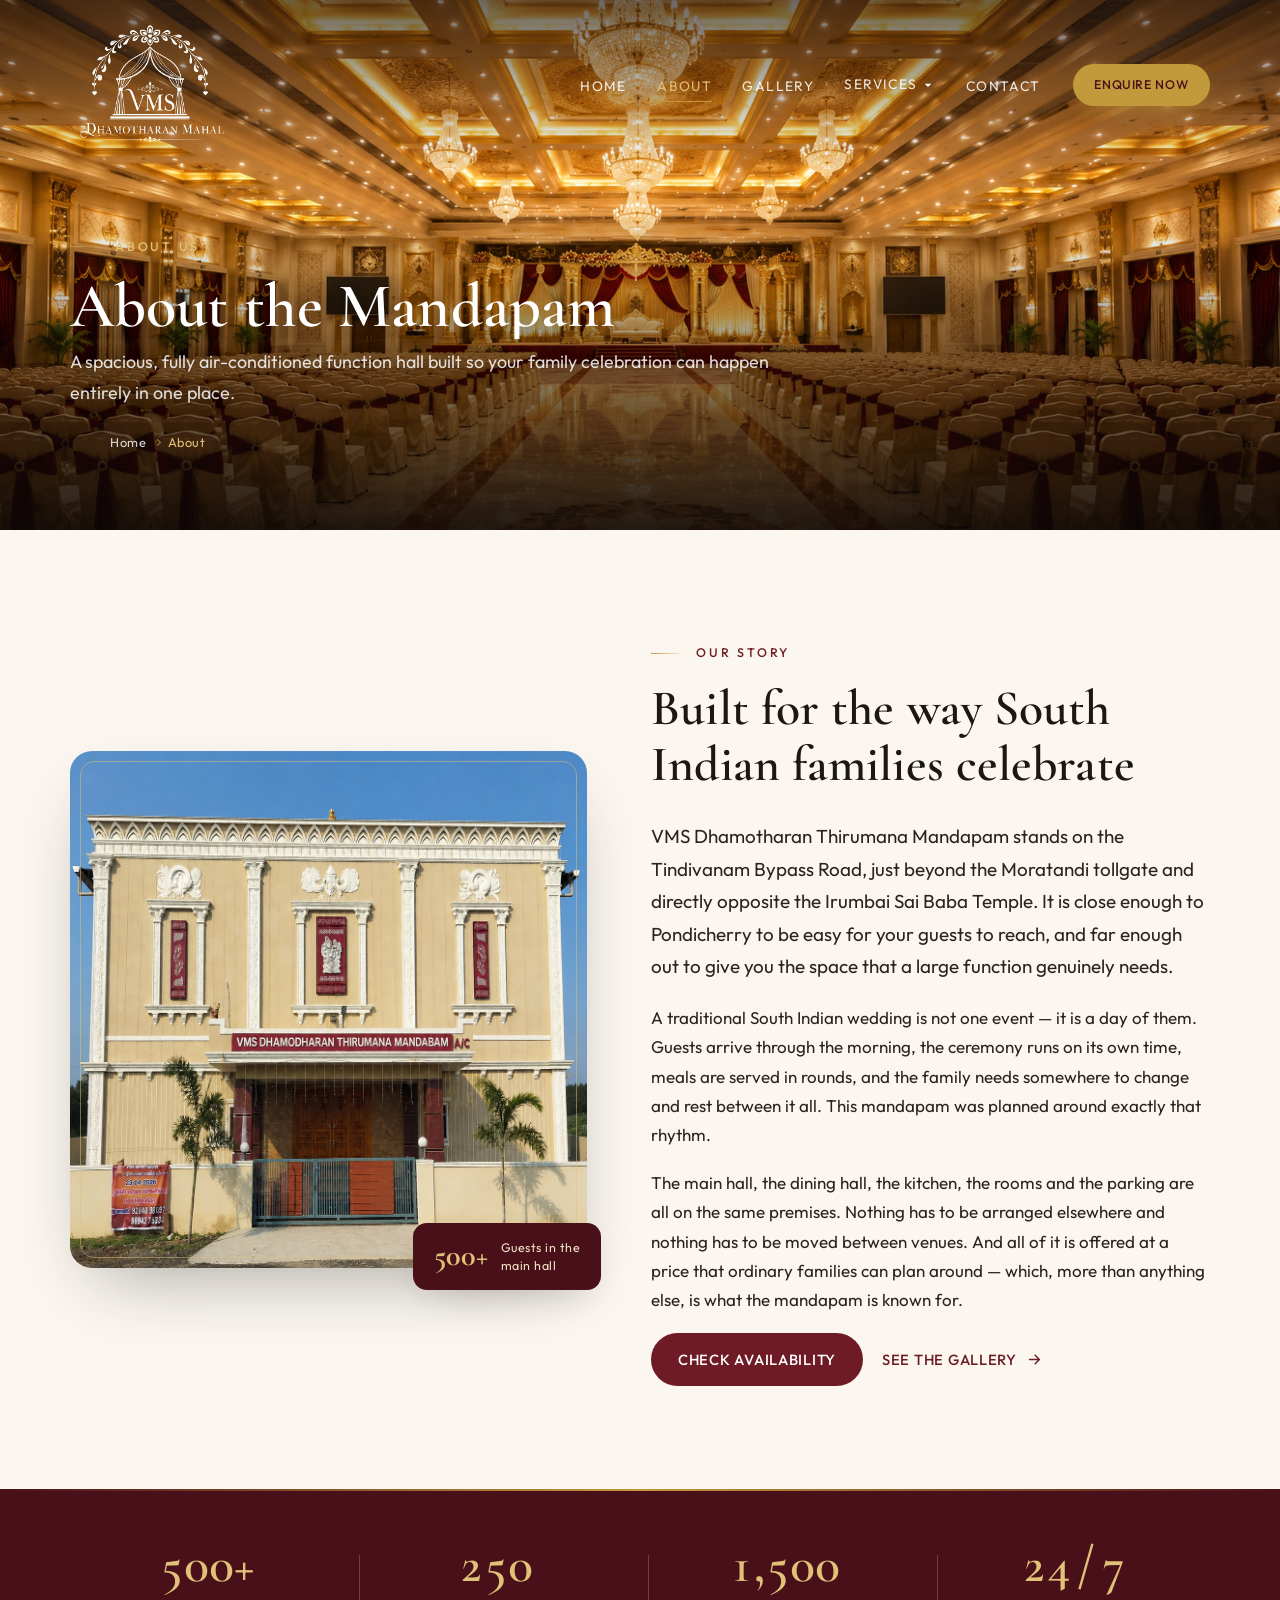
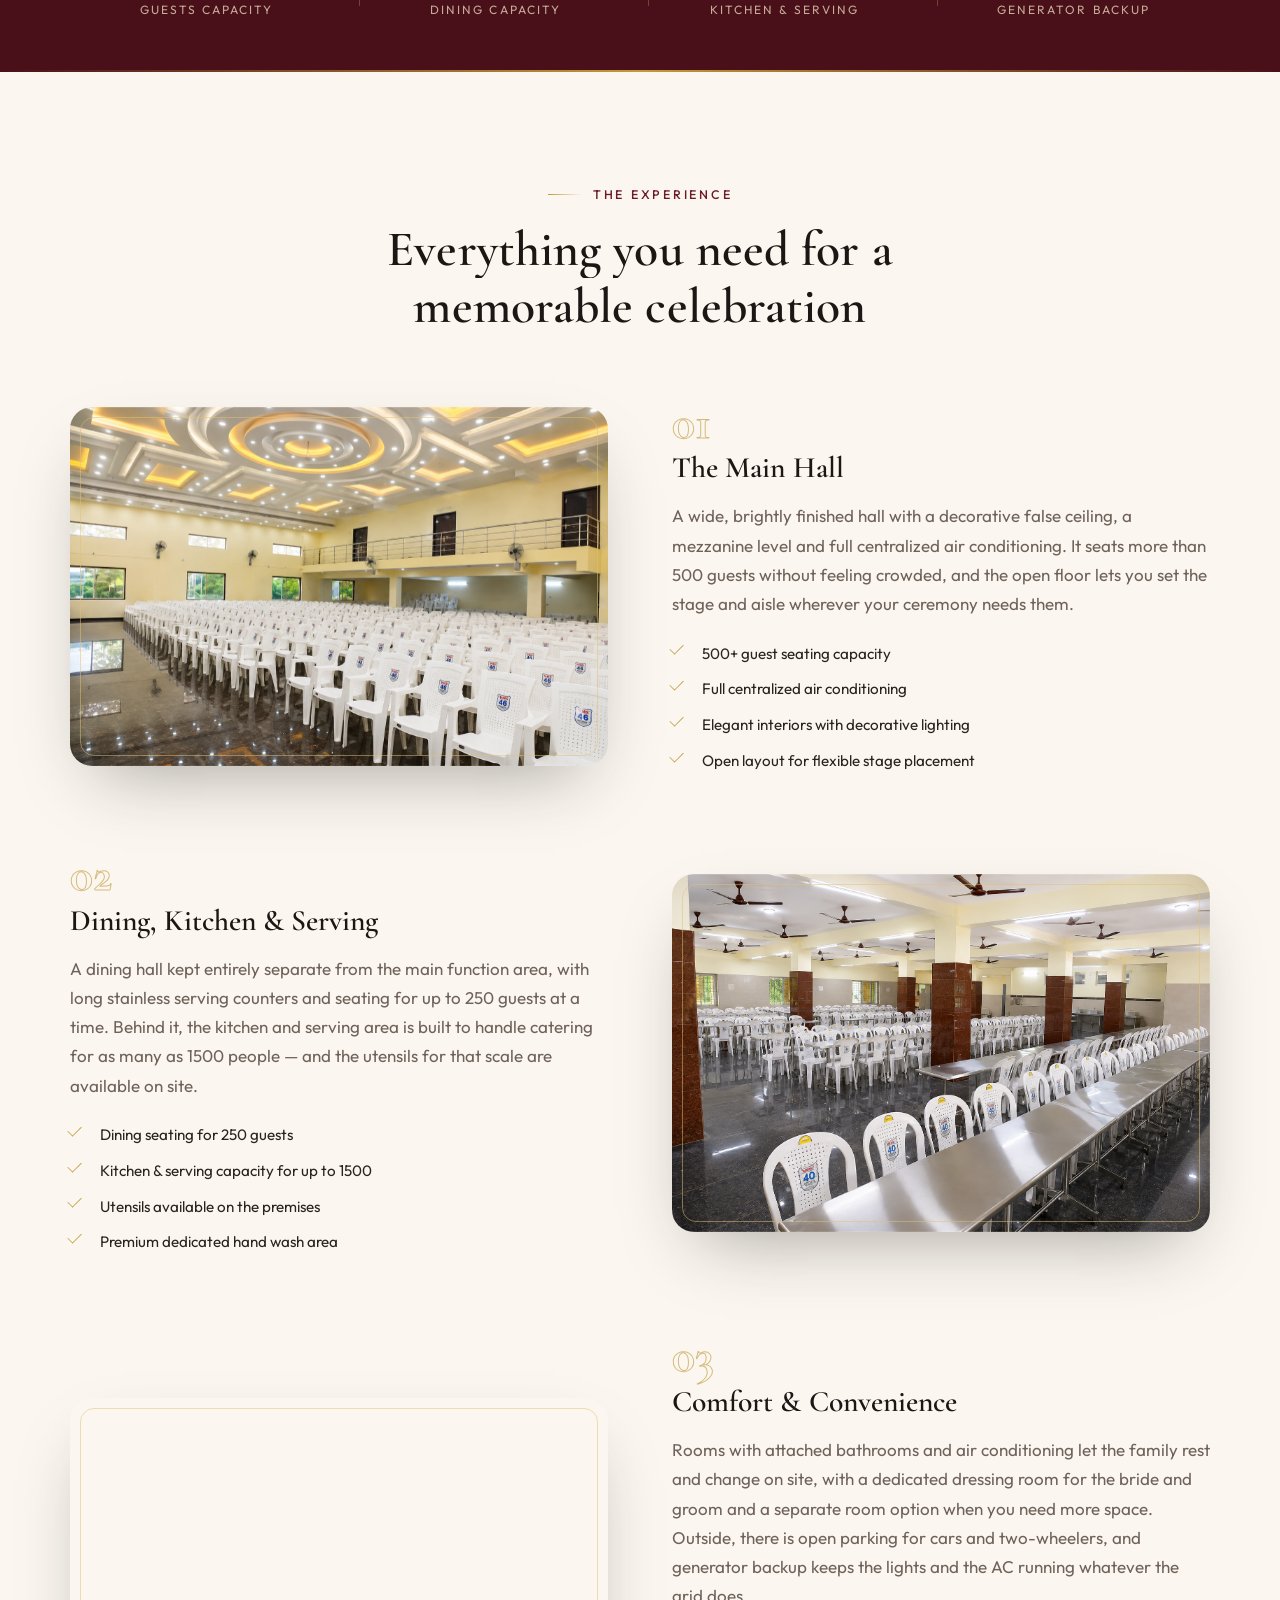
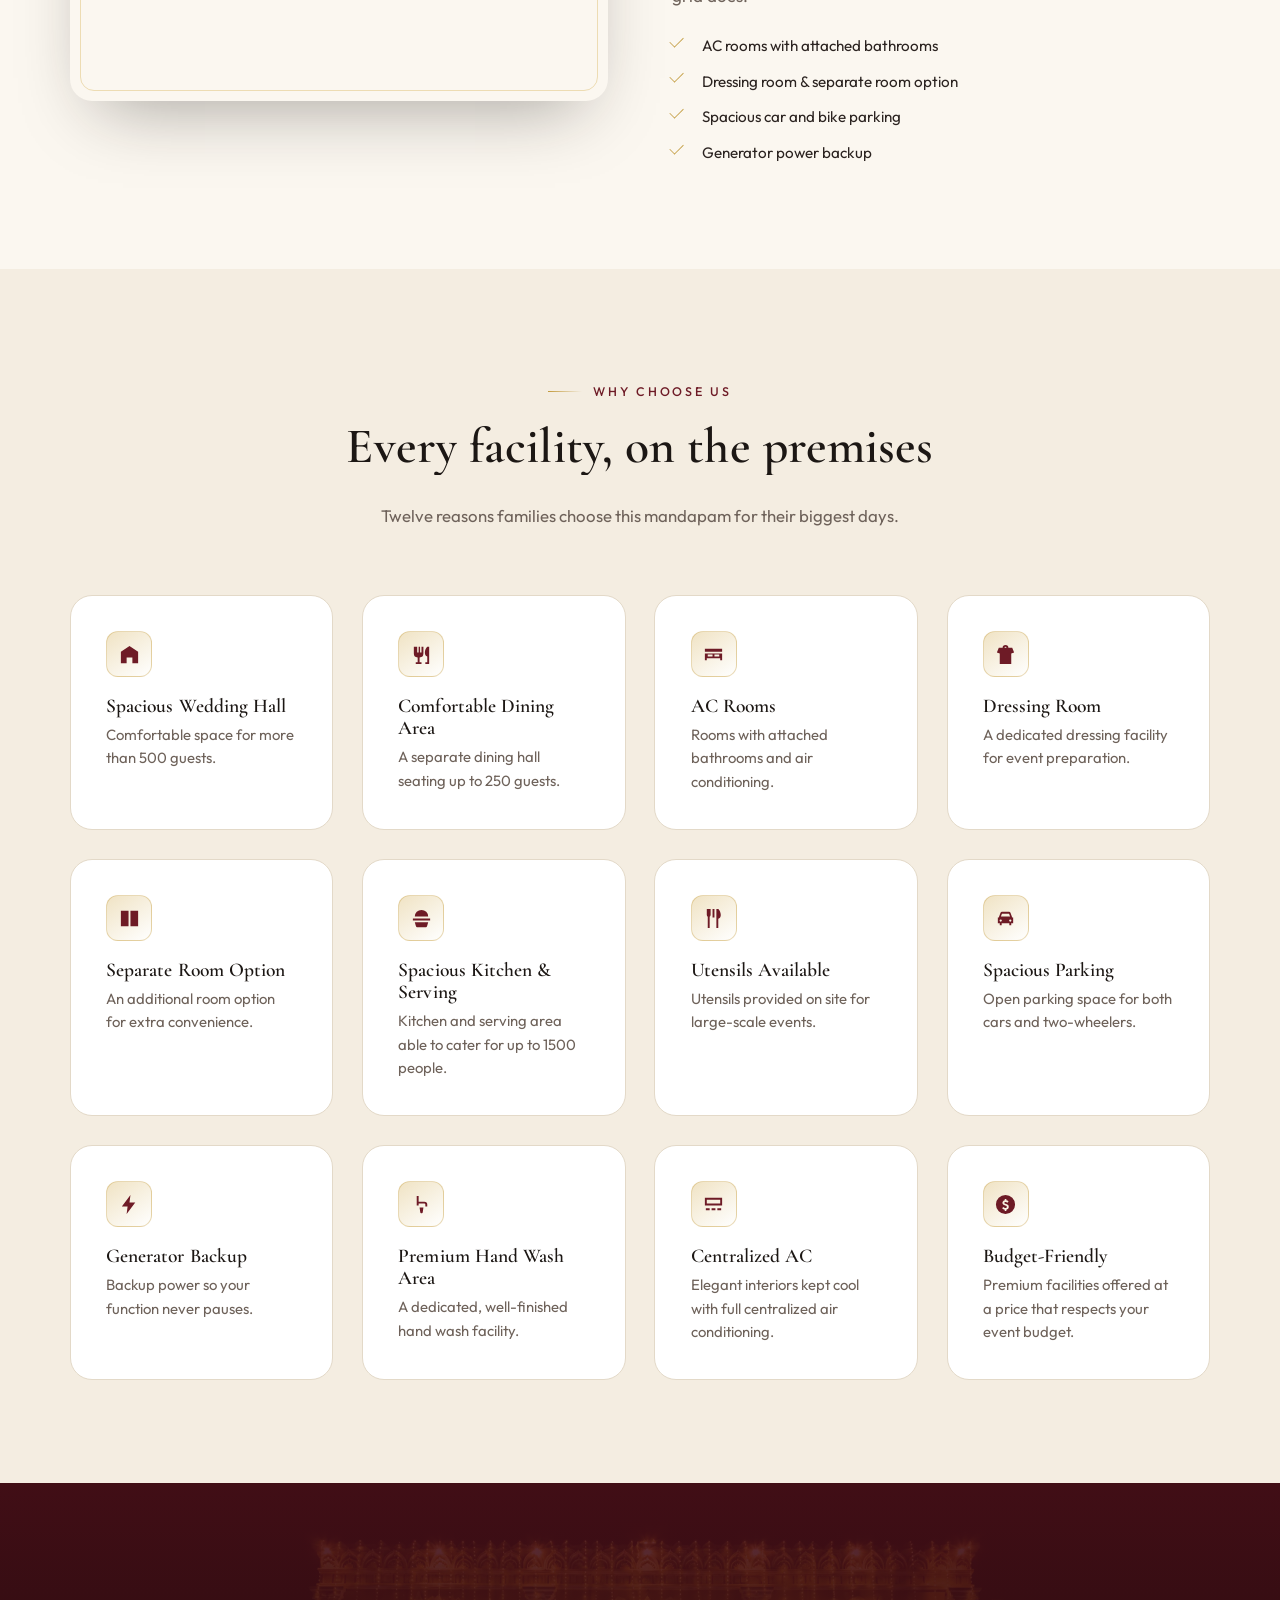
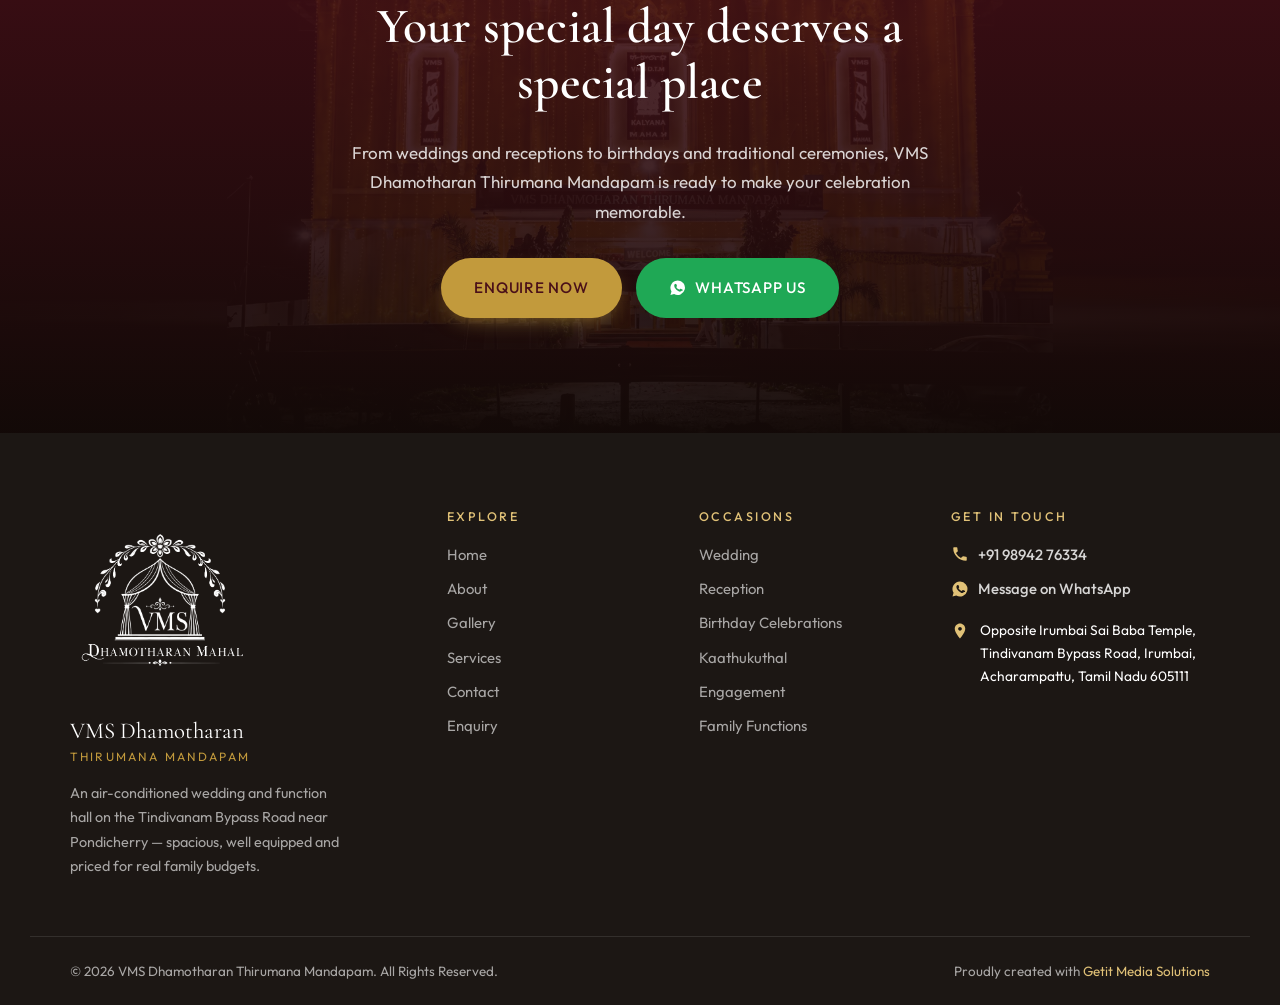
<file: about.html>
<!DOCTYPE html>
<html lang="en">

<head>
  <meta charset="UTF-8">
  <meta name="viewport" content="width=device-width, initial-scale=1, viewport-fit=cover">
  <meta name="theme-color" content="#4A1019">

  <title>About Us | VMS Dhamotharan Thirumana Mandapam, Near Pondicherry</title>
  <meta name="description"
    content="About VMS Dhamotharan Thirumana Mandapam — an air-conditioned marriage hall opposite Irumbai Sai Baba Temple on Tindivanam Bypass Road. Main hall for 500+ guests, dining for 250, kitchen for 1500, AC rooms, dressing room, parking and generator backup.">
  <link rel="canonical" href="about.html">

  <meta property="og:type" content="website">
  <meta property="og:site_name" content="VMS Dhamotharan Thirumana Mandapam">
  <meta property="og:title" content="About Us | VMS Dhamotharan Thirumana Mandapam">
  <meta property="og:description"
    content="An air-conditioned marriage hall near Pondicherry with a 500+ guest hall, 250-seat dining, AC rooms, generator backup and spacious parking.">
  <meta property="og:image" content="assets/images/VMS landscape.png">
  <meta property="og:locale" content="en_IN">
  <meta name="twitter:card" content="summary_large_image">

  <link rel="icon"
    href="data:image/svg+xml,%3Csvg xmlns='http://www.w3.org/2000/svg' viewBox='0 0 32 32'%3E%3Crect width='32' height='32' rx='7' fill='%234A1019'/%3E%3Ctext x='16' y='22' font-family='Georgia,serif' font-size='14' font-weight='700' fill='%23C29A3C' text-anchor='middle'%3EV%3C/text%3E%3C/svg%3E">

  <link rel="preconnect" href="https://fonts.googleapis.com">
  <link rel="preconnect" href="https://fonts.gstatic.com" crossorigin>
  <link
    href="https://fonts.googleapis.com/css2?family=Cormorant+Garamond:ital,wght@0,300;0,400;0,500;0,600;0,700;1,400&family=Outfit:wght@100..900&family=Noto+Sans+Tamil:wght@400;600&display=swap"
    rel="stylesheet">
  <link rel="stylesheet" href="css/style.css?v=5">

  <script type="application/ld+json">
{
  "@context": "https://schema.org",
  "@type": "BreadcrumbList",
  "itemListElement": [
    { "@type": "ListItem", "position": 1, "name": "Home", "item": "index.html" },
    { "@type": "ListItem", "position": 2, "name": "About", "item": "about.html" }
  ]
}
</script>
</head>

<body>

  <a class="skip-link" href="#main">Skip to main content</a>

  <header class="site-header" id="header">
    <div class="shell header-inner">
      <a class="brand" href="index.html" aria-label="VMS Dhamotharan Thirumana Mandapam — home">
        <span class="brand-mark" aria-hidden="true">
          <img src="assets/images/vms-logo.png" alt="VMS Logo" class="brand-logo-img">
        </span>
        <span class="brand-words">
          <span class="brand-name">VMS Dhamotharan</span>
          <span class="brand-sub">Thirumana Mandapam</span>
        </span>

      </a>

      <nav class="nav" id="nav" aria-label="Primary">
        <ul class="nav-list">
          <li><a href="index.html" class="nav-link">Home</a></li>
          <li><a href="about.html" class="nav-link is-active" aria-current="page">About</a></li>
          <li><a href="gallery.html" class="nav-link">Gallery</a></li>
          <li class="has-dropdown">
            <a href="services.html" class="nav-link">Services</a>
            <ul class="dropdown-menu">
              <li><a href="wedding.html">Wedding</a></li>
              <li><a href="reception.html">Reception</a></li>
              <li><a href="birthday-celebrations.html">Birthday Celebrations</a></li>
              <li><a href="kaathukuthal.html">Kaathukuthal</a></li>
              <li><a href="engagement.html">Engagement</a></li>
              <li><a href="family-functions.html">Family Functions</a></li>
            </ul>
          </li>
          <li><a href="contact.html" class="nav-link">Contact</a></li>
        </ul>
        <a href="enquiry.html" class="btn btn-gold nav-cta">Enquire Now</a>
      </nav>

      <button class="nav-toggle" id="navToggle" aria-label="Open menu" aria-expanded="false" aria-controls="nav">
        <span class="nav-toggle-bars" aria-hidden="true"><i></i><i></i><i></i></span>
      </button>
    </div>
  </header>
  <div class="nav-scrim" id="navScrim" hidden></div>

  <main id="main">

    <!-- ============ PAGE BANNER ============ -->
    <section class="page-hero">
      <div class="page-hero-media">
        <img src="assets/images/hero/magnificent-empty-hall.png" width="1600" height="902" fetchpriority="high"
          decoding="async" alt="The temple-style facade of VMS Dhamotharan Thirumana Mandapam by day">
      </div>
      <div class="shell">
        <p class="eyebrow reveal"><span class="eyebrow-rule" aria-hidden="true"></span> About Us</p>
        <h1 class="page-hero-title reveal" data-delay="1">About the Mandapam</h1>
        <p class="page-hero-lede reveal" data-delay="2">
          A spacious, fully air-conditioned function hall built so your family celebration
          can happen entirely in one place.
        </p>
        <ol class="crumbs reveal" data-delay="3">
          <li><a href="index.html">Home</a></li>
          <li><span aria-current="page">About</span></li>
        </ol>
      </div>
    </section>

    <!-- ============ INTRO ============ -->
    <section class="section about" aria-labelledby="intro-h">
      <div class="shell about-grid">
        <div class="about-visual reveal">
          <div class="frame frame-gold">
            <img src="assets/images/optimized/VMS Mandabam day.png" width="1024" height="1280" loading="lazy"
              decoding="async" alt="Beautiful daytime portrait view of the VMS Dhamotharan Thirumana Mandapam exterior">
          </div>
          <div class="about-badge">
            <span class="about-badge-num">500+</span>
            <span class="about-badge-txt">Guests in the<br>main hall</span>
          </div>
        </div>

        <div class="about-body">
          <p class="eyebrow reveal"><span class="eyebrow-rule" aria-hidden="true"></span> Our Story</p>
          <h2 class="h2 reveal" data-delay="1" id="intro-h">Built for the way South Indian families celebrate</h2>
          <p class="lede reveal" data-delay="2">
            VMS Dhamotharan Thirumana Mandapam stands on the Tindivanam Bypass Road, just beyond the
            Moratandi tollgate and directly opposite the Irumbai Sai Baba Temple. It is close enough to
            Pondicherry to be easy for your guests to reach, and far enough out to give you the space
            that a large function genuinely needs.
          </p>
          <p class="reveal" data-delay="3">
            A traditional South Indian wedding is not one event — it is a day of them. Guests arrive
            through the morning, the ceremony runs on its own time, meals are served in rounds, and the
            family needs somewhere to change and rest between it all. This mandapam was planned around
            exactly that rhythm.
          </p>
          <p class="reveal" data-delay="4">
            The main hall, the dining hall, the kitchen, the rooms and the parking are all on the same
            premises. Nothing has to be arranged elsewhere and nothing has to be moved between venues.
            And all of it is offered at a price that ordinary families can plan around — which, more
            than anything else, is what the mandapam is known for.
          </p>

          <div class="about-actions reveal" data-delay="5">
            <a href="enquiry.html" class="btn btn-maroon">Check Availability</a>
            <a href="gallery.html" class="btn btn-link">
              See the Gallery
              <svg class="ico" viewBox="0 0 24 24" aria-hidden="true">
                <path d="M5 12h13M13 6l6 6-6 6" fill="none" stroke="currentColor" stroke-width="2"
                  stroke-linecap="round" stroke-linejoin="round" />
              </svg>
            </a>
          </div>
        </div>
      </div>
    </section>

    <!-- ============ STATS ============ -->
    <section class="stats" aria-label="Venue capacity at a glance">
      <div class="shell">
        <ul class="stats-grid">
          <li class="stat reveal">
            <span class="stat-num" data-count="500" data-suffix="+">0</span>
            <span class="stat-label">Guests Capacity</span>
          </li>
          <li class="stat reveal" data-delay="1">
            <span class="stat-num" data-count="250">0</span>
            <span class="stat-label">Dining Capacity</span>
          </li>
          <li class="stat reveal" data-delay="2">
            <span class="stat-num" data-count="1500">0</span>
            <span class="stat-label">Kitchen &amp; Serving</span>
          </li>
          <li class="stat reveal" data-delay="3">
            <span class="stat-num">24&#8202;/&#8202;7</span>
            <span class="stat-label">Generator Backup</span>
          </li>
        </ul>
      </div>
    </section>

    <!-- ============ FACILITIES ============ -->
    <section class="section facilities" id="facilities" aria-labelledby="fac-h">
      <div class="shell">
        <header class="section-head">
          <p class="eyebrow reveal"><span class="eyebrow-rule" aria-hidden="true"></span> The Experience</p>
          <h2 class="h2 reveal" data-delay="1" id="fac-h">Everything you need for a memorable celebration</h2>
        </header>

        <div class="fac-row reveal">
          <div class="fac-media">
            <div class="frame frame-gold">
              <img src="assets/images/top.png" width="680" height="453" loading="lazy" decoding="async"
                alt="Wide view of the air-conditioned main hall arranged with seating for guests">
            </div>
          </div>
          <div class="fac-body">
            <span class="fac-step" aria-hidden="true">01</span>
            <h3 class="h3">The Main Hall</h3>
            <p>
              A wide, brightly finished hall with a decorative false ceiling, a mezzanine level and
              full centralized air conditioning. It seats more than 500 guests without feeling crowded,
              and the open floor lets you set the stage and aisle wherever your ceremony needs them.
            </p>
            <ul class="tick-list">
              <li>500+ guest seating capacity</li>
              <li>Full centralized air conditioning</li>
              <li>Elegant interiors with decorative lighting</li>
              <li>Open layout for flexible stage placement</li>
            </ul>
          </div>
        </div>

        <div class="fac-row fac-row-rev reveal">
          <div class="fac-media">
            <div class="frame frame-gold">
              <img src="assets/images/dinning-hall.png" width="680" height="453" loading="lazy" decoding="async"
                alt="The separate dining hall with long serving counters and seating for guests">
            </div>
          </div>
          <div class="fac-body">
            <span class="fac-step" aria-hidden="true">02</span>
            <h3 class="h3">Dining, Kitchen &amp; Serving</h3>
            <p>
              A dining hall kept entirely separate from the main function area, with long stainless
              serving counters and seating for up to 250 guests at a time. Behind it, the kitchen and
              serving area is built to handle catering for as many as 1500 people — and the utensils
              for that scale are available on site.
            </p>
            <ul class="tick-list">
              <li>Dining seating for 250 guests</li>
              <li>Kitchen &amp; serving capacity for up to 1500</li>
              <li>Utensils available on the premises</li>
              <li>Premium dedicated hand wash area</li>
            </ul>
          </div>
        </div>

        <div class="fac-row reveal">
          <div class="fac-media">
            <div class="frame frame-gold">
              <img src="assets/images/VMS landscape.png" width="1600" height="902" loading="lazy" decoding="async"
                alt="Front approach to the mandapam with open ground for parking">
            </div>
          </div>
          <div class="fac-body">
            <span class="fac-step" aria-hidden="true">03</span>
            <h3 class="h3">Comfort &amp; Convenience</h3>
            <p>
              Rooms with attached bathrooms and air conditioning let the family rest and change on
              site, with a dedicated dressing room for the bride and groom and a separate room option
              when you need more space. Outside, there is open parking for cars and two-wheelers, and
              generator backup keeps the lights and the AC running whatever the grid does.
            </p>
            <ul class="tick-list">
              <li>AC rooms with attached bathrooms</li>
              <li>Dressing room &amp; separate room option</li>
              <li>Spacious car and bike parking</li>
              <li>Generator power backup</li>
            </ul>
          </div>
        </div>
      </div>
    </section>

    <!-- ============ FULL FACILITY GRID ============ -->
    <section class="section section-cream why" aria-labelledby="why-h">
      <div class="shell">
        <header class="section-head">
          <p class="eyebrow reveal"><span class="eyebrow-rule" aria-hidden="true"></span> Why Choose Us</p>
          <h2 class="h2 reveal" data-delay="1" id="why-h">Every facility, on the premises</h2>
          <p class="section-sub reveal" data-delay="2">
            Twelve reasons families choose this mandapam for their biggest days.
          </p>
        </header>

        <ul class="feature-grid">
          <li class="feature reveal">
            <span class="feature-ico" aria-hidden="true"><svg viewBox="0 0 24 24">
                <path d="M3 21V9l9-6 9 6v12h-6v-6H9v6H3Z" />
              </svg></span>
            <h3 class="feature-t">Spacious Wedding Hall</h3>
            <p class="feature-d">Comfortable space for more than 500 guests.</p>
          </li>
          <li class="feature reveal">
            <span class="feature-ico" aria-hidden="true"><svg viewBox="0 0 24 24">
                <path
                  d="M4 4v7a4 4 0 0 0 4 4v5H6v2h6v-2h-2v-5a4 4 0 0 0 4-4V4h-2v6h-1.5V4H9v6H7.5V4H4Zm14 0c-1.6 1.6-2.5 3.8-2.5 6.2 0 2 .9 3.4 2.5 3.8V20h-2v2h4V4h-2Z" />
              </svg></span>
            <h3 class="feature-t">Comfortable Dining Area</h3>
            <p class="feature-d">A separate dining hall seating up to 250 guests.</p>
          </li>
          <li class="feature reveal">
            <span class="feature-ico" aria-hidden="true"><svg viewBox="0 0 24 24">
                <path d="M3 6h18v3H3V6Zm0 5h18v7h-2v-2H5v2H3v-7Zm3 1v2h5v-2H6Zm7 0v2h5v-2h-5Z" />
              </svg></span>
            <h3 class="feature-t">AC Rooms</h3>
            <p class="feature-d">Rooms with attached bathrooms and air conditioning.</p>
          </li>
          <li class="feature reveal">
            <span class="feature-ico" aria-hidden="true"><svg viewBox="0 0 24 24">
                <path
                  d="M12 2a3 3 0 0 1 3 3h4l2 5-3 1v11H6V11L3 10l2-5h4a3 3 0 0 1 3-3Zm0 2a1 1 0 0 0-1 1h2a1 1 0 0 0-1-1Z" />
              </svg></span>
            <h3 class="feature-t">Dressing Room</h3>
            <p class="feature-d">A dedicated dressing facility for event preparation.</p>
          </li>
          <li class="feature reveal">
            <span class="feature-ico" aria-hidden="true"><svg viewBox="0 0 24 24">
                <path d="M3 4h8v16H3V4Zm10 0h8v16h-8V4Zm-8 7h4v2H5v-2Zm10 0h4v2h-4v-2Z" />
              </svg></span>
            <h3 class="feature-t">Separate Room Option</h3>
            <p class="feature-d">An additional room option for extra convenience.</p>
          </li>
          <li class="feature reveal">
            <span class="feature-ico" aria-hidden="true"><svg viewBox="0 0 24 24">
                <path
                  d="M12 3a7 7 0 0 1 7 7H5a7 7 0 0 1 7-7Zm-9 9h18v2H3v-2Zm2 4h14l-1.2 4.2a1 1 0 0 1-1 .8H7.2a1 1 0 0 1-1-.8L5 16Z" />
              </svg></span>
            <h3 class="feature-t">Spacious Kitchen &amp; Serving</h3>
            <p class="feature-d">Kitchen and serving area able to cater for up to 1500 people.</p>
          </li>
          <li class="feature reveal">
            <span class="feature-ico" aria-hidden="true"><svg viewBox="0 0 24 24">
                <path
                  d="M11 2h2v9h-2V2ZM7 2h2v6a3 3 0 0 1-1 2.2V22H6V10.2A3 3 0 0 1 5 8V2h2Zm10 0c1.7 1.7 2.6 4 2.6 6.4 0 2-.9 3.4-2.6 3.9V22h-2V2h2Z" />
              </svg></span>
            <h3 class="feature-t">Utensils Available</h3>
            <p class="feature-d">Utensils provided on site for large-scale events.</p>
          </li>
          <li class="feature reveal">
            <span class="feature-ico" aria-hidden="true"><svg viewBox="0 0 24 24">
                <path
                  d="M5 11 6.6 6.4A2 2 0 0 1 8.5 5h7a2 2 0 0 1 1.9 1.4L19 11h1v6h-2v2h-2v-2H8v2H6v-2H4v-6h1Zm2.2-1h9.6l-1.1-3H8.3l-1.1 3ZM7 13a1.2 1.2 0 1 0 0 2.4A1.2 1.2 0 0 0 7 13Zm10 0a1.2 1.2 0 1 0 0 2.4A1.2 1.2 0 0 0 17 13Z" />
              </svg></span>
            <h3 class="feature-t">Spacious Parking</h3>
            <p class="feature-d">Open parking space for both cars and two-wheelers.</p>
          </li>
          <li class="feature reveal">
            <span class="feature-ico" aria-hidden="true"><svg viewBox="0 0 24 24">
                <path d="M13 2 4 14h6l-1 8 9-12h-6l1-8Z" />
              </svg></span>
            <h3 class="feature-t">Generator Backup</h3>
            <p class="feature-d">Backup power so your function never pauses.</p>
          </li>
          <li class="feature reveal">
            <span class="feature-ico" aria-hidden="true"><svg viewBox="0 0 24 24">
                <path
                  d="M7 3h2v6h6a3 3 0 0 1 3 3v2h-2v-2a1 1 0 0 0-1-1H9v2H7V3Zm3 12h4l-.7 5.1a1 1 0 0 1-1 .9h-.6a1 1 0 0 1-1-.9L10 15Z" />
              </svg></span>
            <h3 class="feature-t">Premium Hand Wash Area</h3>
            <p class="feature-d">A dedicated, well-finished hand wash facility.</p>
          </li>
          <li class="feature reveal">
            <span class="feature-ico" aria-hidden="true"><svg viewBox="0 0 24 24">
                <path d="M3 5h18v8H3V5Zm2 2v4h14V7H5Zm-1 9h4v2H4v-2Zm6 0h4v2h-4v-2Zm6 0h4v2h-4v-2Z" />
              </svg></span>
            <h3 class="feature-t">Centralized AC</h3>
            <p class="feature-d">Elegant interiors kept cool with full centralized air conditioning.</p>
          </li>
          <li class="feature reveal">
            <span class="feature-ico" aria-hidden="true"><svg viewBox="0 0 24 24">
                <path
                  d="M12 2a10 10 0 1 0 0 20 10 10 0 0 0 0-20Zm.9 15.4v1.3h-1.7v-1.3a4 4 0 0 1-2.7-1.4l1.2-1.4a3 3 0 0 0 2.2 1c.9 0 1.5-.4 1.5-1.1 0-.6-.4-1-1.7-1.4-1.8-.5-2.9-1.2-2.9-2.8 0-1.4 1-2.4 2.4-2.7V6.3h1.7v1.3a3.7 3.7 0 0 1 2.3 1.2l-1.2 1.4a2.7 2.7 0 0 0-1.9-.8c-.9 0-1.3.4-1.3.9 0 .6.5.9 1.9 1.3 1.9.6 2.7 1.4 2.7 2.9 0 1.4-1 2.5-2.5 2.9Z" />
              </svg></span>
            <h3 class="feature-t">Budget-Friendly</h3>
            <p class="feature-d">Premium facilities offered at a price that respects your event budget.</p>
          </li>
        </ul>
      </div>
    </section>


    <!-- ============ CTA ============ -->
    <section class="cta" aria-labelledby="cta-h">
      <div class="cta-bg" aria-hidden="true">
        <img src="assets/images/optimized/hero-wide-2400.webp" width="1537" height="1023" loading="lazy"
          decoding="async" alt="">
      </div>
      <div class="shell cta-inner">
        <h2 class="h2 cta-h reveal" id="cta-h">Your special day deserves a special place</h2>
        <p class="cta-p reveal" data-delay="1">
          From weddings and receptions to birthdays and traditional ceremonies, VMS Dhamotharan
          Thirumana Mandapam is ready to make your celebration memorable.
        </p>
        <div class="cta-actions reveal" data-delay="2">
          <a href="enquiry.html" class="btn btn-gold btn-lg">Enquire Now</a>
          <a href="https://wa.me/919894276334?text=Hello%20VMS%20Dhamotharan%20Thirumana%20Mandapam%2C%20I%20would%20like%20to%20know%20about%20hall%20availability."
            target="_blank" rel="noopener" class="btn btn-whatsapp btn-lg">
            <svg class="ico" viewBox="0 0 24 24" aria-hidden="true">
              <path
                d="M12 2a10 10 0 0 0-8.6 15.1L2 22l5-1.3A10 10 0 1 0 12 2Zm5.3 14.1c-.2.6-1.3 1.2-1.8 1.2-.5.1-1 .1-1.7-.1a12 12 0 0 1-5.6-4.9c-.4-.6-1-1.6-1-3s.7-2 1-2.3a1 1 0 0 1 .8-.3h.5c.2 0 .4 0 .6.5l.8 2c.1.2.1.4 0 .6l-.4.5-.3.3c-.1.2-.3.3-.1.6a8.5 8.5 0 0 0 3.9 3.3c.3.1.5.1.7-.1l.9-1c.2-.2.3-.2.6-.1l2 1c.3.1.5.2.5.3.1.2.1.9-.1 1.5Z" />
            </svg>
            WhatsApp Us
          </a>
        </div>
      </div>
    </section>

  </main>

  <footer class="site-footer">
    <div class="shell footer-grid">
      <div class="footer-brand">
        <span class="brand-mark brand-mark-lg" aria-hidden="true">
          <img src="assets/images/vms-logo.png" alt="VMS Logo" class="brand-logo-img brand-logo-footer">
        </span>
        <p class="footer-name">VMS Dhamotharan<br><span>Thirumana Mandapam</span></p>

        <p class="footer-desc">
          An air-conditioned wedding and function hall on the Tindivanam Bypass Road near
          Pondicherry — spacious, well equipped and priced for real family budgets.
        </p>
      </div>

      <nav class="footer-col" aria-label="Footer navigation">
        <h2 class="footer-h">Explore</h2>
        <ul>
          <li><a href="index.html">Home</a></li>
          <li><a href="about.html">About</a></li>
          <li><a href="gallery.html">Gallery</a></li>
          <li><a href="services.html">Services</a></li>
          <li><a href="contact.html">Contact</a></li>
          <li><a href="enquiry.html">Enquiry</a></li>
        </ul>
      </nav>

      <div class="footer-col">
        <h2 class="footer-h">Occasions</h2>
        <ul>
          <li><a href="wedding.html">Wedding</a></li>
          <li><a href="reception.html">Reception</a></li>
          <li><a href="birthday-celebrations.html">Birthday Celebrations</a></li>
          <li><a href="kaathukuthal.html">Kaathukuthal</a></li>
          <li><a href="engagement.html">Engagement</a></li>
          <li><a href="family-functions.html">Family Functions</a></li>
        </ul>
      </div>

      <div class="footer-col">
        <h2 class="footer-h">Get in Touch</h2>
        <ul class="footer-contact">
          <li>
            <svg class="fc-icon" viewBox="0 0 24 24" aria-hidden="true" fill="currentColor">
              <path
                d="M6.6 10.8a15.1 15.1 0 0 0 6.6 6.6l2.2-2.2a1 1 0 0 1 1-.25 11.4 11.4 0 0 0 3.6.58 1 1 0 0 1 1 1V20a1 1 0 0 1-1 1A17 17 0 0 1 3 4a1 1 0 0 1 1-1h3.5a1 1 0 0 1 1 1 11.4 11.4 0 0 0 .58 3.6 1 1 0 0 1-.25 1Z" />
            </svg>
            <a href="tel:+919894276334">+91 98942 76334</a>
          </li>
          <li>
            <svg class="fc-icon" viewBox="0 0 24 24" aria-hidden="true" fill="currentColor">
              <path
                d="M12 2a10 10 0 0 0-8.6 15.1L2 22l5-1.3A10 10 0 1 0 12 2Zm5.3 14.1c-.2.6-1.3 1.2-1.8 1.2-.5.1-1 .1-1.7-.1a12 12 0 0 1-5.6-4.9c-.4-.6-1-1.6-1-3s.7-2 1-2.3a1 1 0 0 1 .8-.3h.5c.2 0 .4 0 .6.5l.8 2c.1.2.1.4 0 .6l-.4.5-.3.3c-.1.2-.3.3-.1.6a8.5 8.5 0 0 0 3.9 3.3c.3.1.5.1.7-.1l.9-1c.2-.2.3-.2.6-.1l2 1c.3.1.5.2.5.3.1.2.1.9-.1 1.5Z" />
            </svg>
            <a href="https://wa.me/919894276334" target="_blank" rel="noopener">Message on WhatsApp</a>
          </li>
        </ul>
        <p class="footer-addr">
          <svg class="fc-icon" viewBox="0 0 24 24" aria-hidden="true" fill="currentColor">
            <path
              d="M12 2C8.13 2 5 5.13 5 9c0 5.25 7 13 7 13s7-7.75 7-13c0-3.87-3.13-7-7-7zm0 9.5c-1.38 0-2.5-1.12-2.5-2.5s1.12-2.5 2.5-2.5 2.5 1.12 2.5 2.5-1.12 2.5-2.5 2.5z" />
          </svg>
          <a href="https://maps.app.goo.gl/6HmaUfeiSNMeDCNu9" target="_blank" rel="noopener">Opposite Irumbai Sai Baba
            Temple,<br>
            Tindivanam Bypass Road, Irumbai,<br>
            Acharampattu, Tamil Nadu 605111</a>
        </p>
      </div>
    </div>

    <div class="shell footer-bottom">
      <p>&copy; <span id="year">2026</span> VMS Dhamotharan Thirumana Mandapam. All Rights Reserved.</p>
      <p>Proudly created with <a href="https://www.getitmediasolutions.com/" target="_blank" rel="noopener">Getit Media
          Solutions</a></p>
    </div>
  </footer>

  <div class="dock" aria-label="Quick contact">
    <a class="dock-btn dock-call" href="tel:+919894276334">
      <svg viewBox="0 0 24 24" aria-hidden="true">
        <path
          d="M6.6 10.8a15.1 15.1 0 0 0 6.6 6.6l2.2-2.2a1 1 0 0 1 1-.25 11.4 11.4 0 0 0 3.6.58 1 1 0 0 1 1 1V20a1 1 0 0 1-1 1A17 17 0 0 1 3 4a1 1 0 0 1 1-1h3.5a1 1 0 0 1 1 1 11.4 11.4 0 0 0 .58 3.6 1 1 0 0 1-.25 1Z" />
      </svg>
      <span>Call</span>
    </a>
    <a class="dock-btn dock-wa"
      href="https://wa.me/919894276334?text=Hello%20VMS%20Dhamotharan%20Thirumana%20Mandapam%2C%20I%20would%20like%20to%20enquire%20about%20booking%20the%20hall."
      target="_blank" rel="noopener">
      <svg viewBox="0 0 24 24" aria-hidden="true">
        <path
          d="M12 2a10 10 0 0 0-8.6 15.1L2 22l5-1.3A10 10 0 1 0 12 2Zm5.3 14.1c-.2.6-1.3 1.2-1.8 1.2-.5.1-1 .1-1.7-.1a12 12 0 0 1-5.6-4.9c-.4-.6-1-1.6-1-3s.7-2 1-2.3a1 1 0 0 1 .8-.3h.5c.2 0 .4 0 .6.5l.8 2c.1.2.1.4 0 .6l-.4.5-.3.3c-.1.2-.3.3-.1.6a8.5 8.5 0 0 0 3.9 3.3c.3.1.5.1.7-.1l.9-1c.2-.2.3-.2.6-.1l2 1c.3.1.5.2.5.3.1.2.1.9-.1 1.5Z" />
      </svg>
      <span>WhatsApp</span>
    </a>
  </div>

  <script src="js/script.js?v=5" defer></script>
  <a href="https://wa.me/919894276334?text=Hello%20VMS%20Dhamotharan%20Thirumana%20Mandapam%2C%20I%20would%20like%20to%20enquire%20about%20booking%20the%20hall."
    target="_blank" rel="noopener" class="floating-wa" aria-label="Chat on WhatsApp">
    <svg viewBox="0 0 24 24" aria-hidden="true">
      <path
        d="M12 2a10 10 0 0 0-8.6 15.1L2 22l5-1.3A10 10 0 1 0 12 2Zm5.3 14.1c-.2.6-1.3 1.2-1.8 1.2-.5.1-1 .1-1.7-.1a12 12 0 0 1-5.6-4.9c-.4-.6-1-1.6-1-3s.7-2 1-2.3a1 1 0 0 1 .8-.3h.5c.2 0 .4 0 .6.5l.8 2c.1.2.1.4 0 .6l-.4.5-.3.3c-.1.2-.3.3-.1.6a8.5 8.5 0 0 0 3.9 3.3c.3.1.5.1.7-.1l.9-1c.2-.2.3-.2.6-.1l2 1c.3.1.5.2.5.3.1.2.1.9-.1 1.5Z" />
    </svg>
  </a>
</body>

</html>
</file>
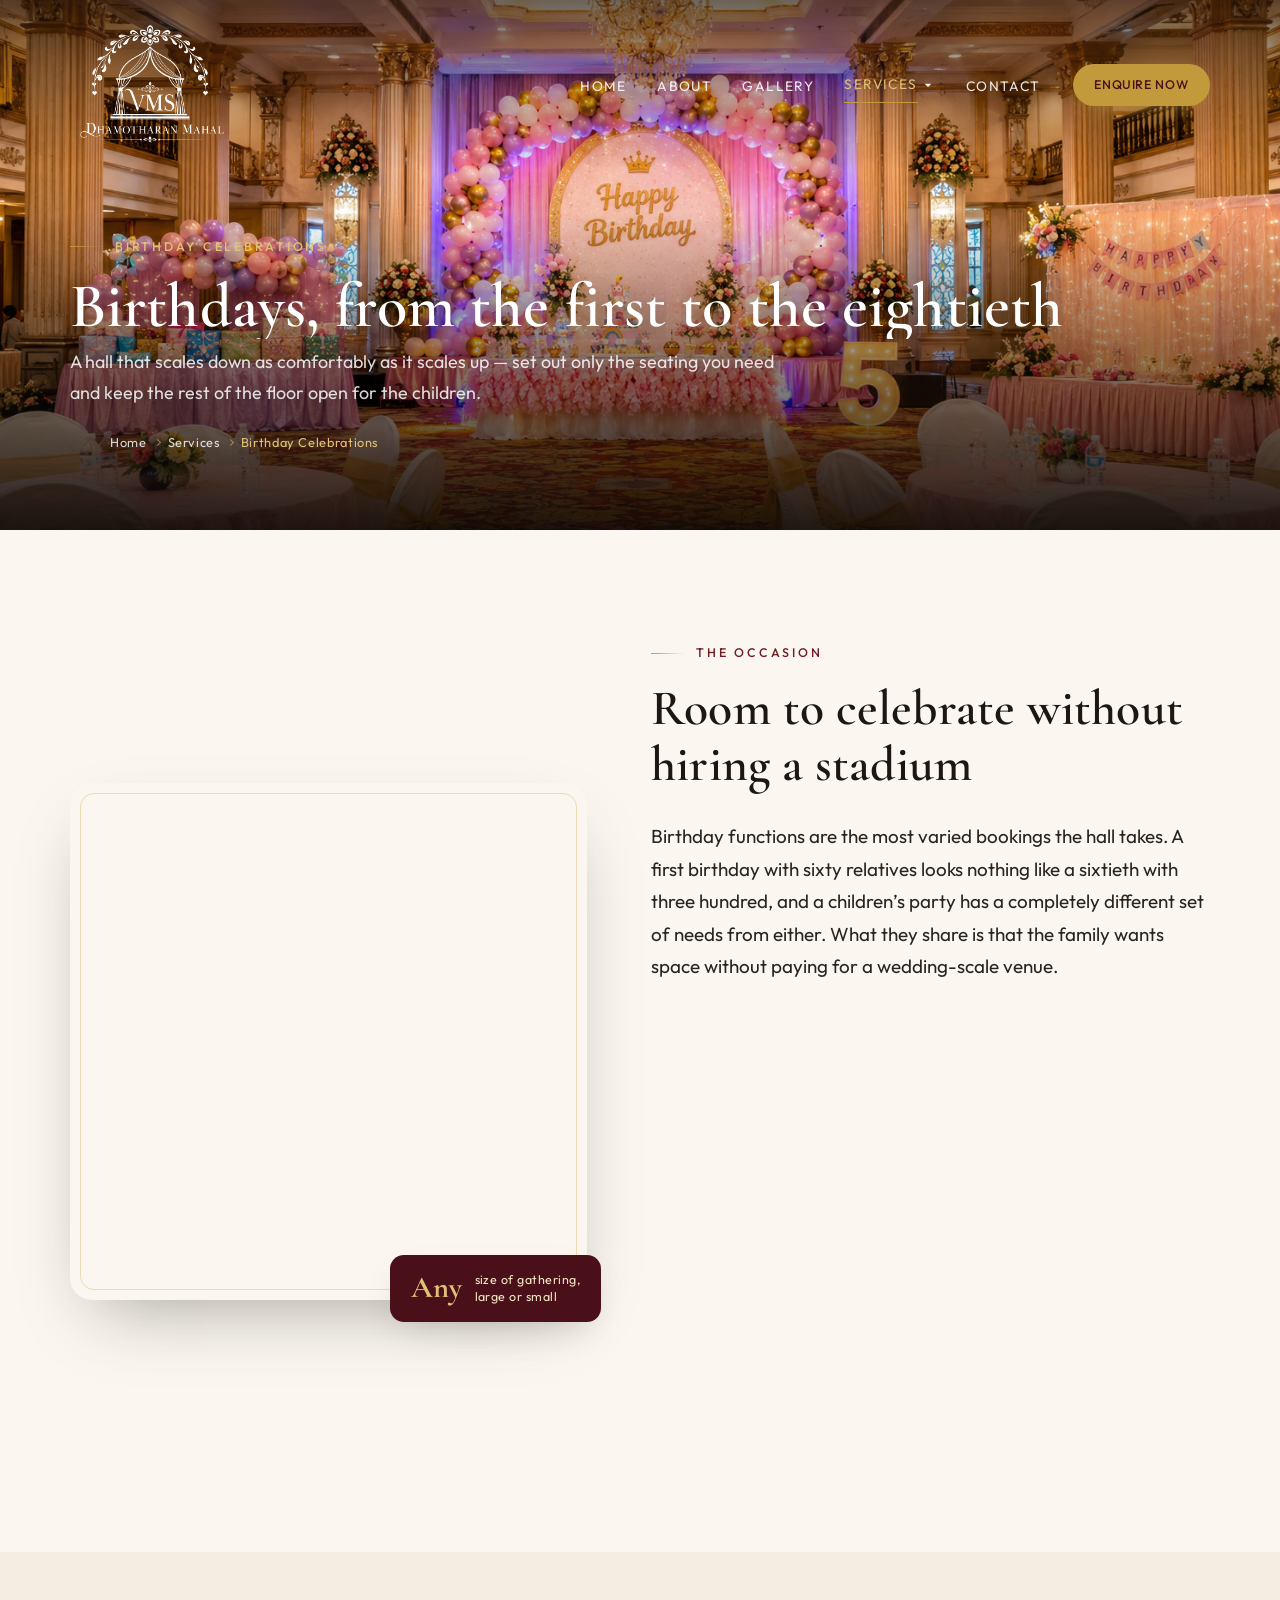
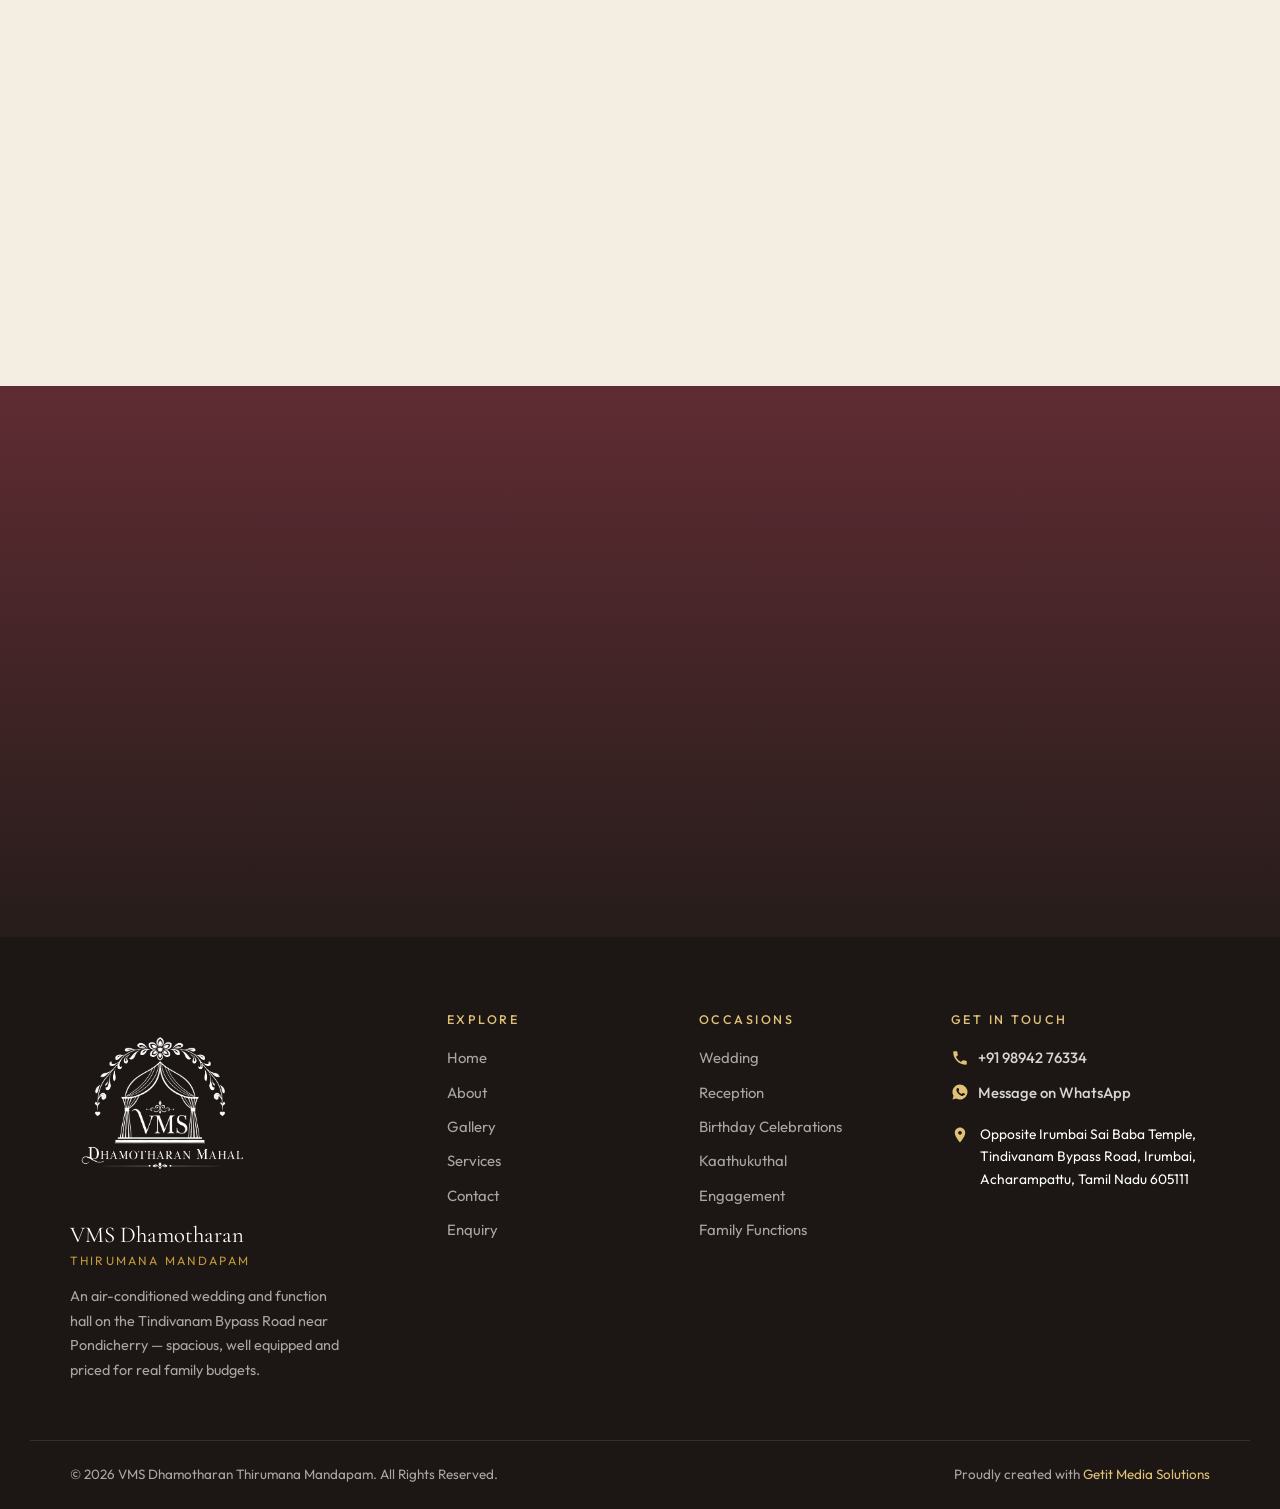
<file: birthday-celebrations.html>
<!DOCTYPE html>
<html lang="en">

<head>
  <meta charset="UTF-8">
  <meta name="viewport" content="width=device-width, initial-scale=1, viewport-fit=cover">
  <meta name="theme-color" content="#4A1019">

  <title>Birthday Party Hall Near Pondicherry | VMS Dhamotharan Thirumana Mandapam</title>
  <meta name="description"
    content="An air-conditioned hall near Pondicherry for first birthdays, children’s parties and milestone celebrations — flexible seating, open floor space, separate dining and on-site parking.">
  <link rel="canonical" href="birthday-celebrations.html">

  <meta property="og:type" content="website">
  <meta property="og:site_name" content="VMS Dhamotharan Thirumana Mandapam">
  <meta property="og:title" content="Birthday Party Hall Near Pondicherry | VMS Dhamotharan Thirumana Mandapam">
  <meta property="og:description"
    content="An air-conditioned hall near Pondicherry for first birthdays, children’s parties and milestone celebrations — flexible seating, open floor space, separate dining and on-site parking.">
  <meta property="og:image" content="assets/images/services/birthday-celebrations/new_bithday.png">
  <meta property="og:locale" content="en_IN">
  <meta name="twitter:card" content="summary_large_image">

  <link rel="icon"
    href="data:image/svg+xml,%3Csvg xmlns='http://www.w3.org/2000/svg' viewBox='0 0 32 32'%3E%3Crect width='32' height='32' rx='7' fill='%234A1019'/%3E%3Ctext x='16' y='22' font-family='Georgia,serif' font-size='14' font-weight='700' fill='%23C29A3C' text-anchor='middle'%3EV%3C/text%3E%3C/svg%3E">

  <link rel="preconnect" href="https://fonts.googleapis.com">
  <link rel="preconnect" href="https://fonts.gstatic.com" crossorigin>
  <link
    href="https://fonts.googleapis.com/css2?family=Cormorant+Garamond:ital,wght@0,300;0,400;0,500;0,600;0,700;1,400&family=Outfit:wght@100..900&family=Noto+Sans+Tamil:wght@400;600&display=swap"
    rel="stylesheet">
  <link rel="stylesheet" href="css/style.css?v=5">

  <script type="application/ld+json">
{
  "@context": "https://schema.org",
  "@type": "BreadcrumbList",
  "itemListElement": [
    { "@type": "ListItem", "position": 1, "name": "Home", "item": "index.html" },
    { "@type": "ListItem", "position": 2, "name": "Services", "item": "services.html" },
    { "@type": "ListItem", "position": 3, "name": "Birthday Celebrations", "item": "birthday-celebrations.html" }
  ]
}
</script>
  <script type="application/ld+json">
{
  "@context": "https://schema.org",
  "@type": "Service",
  "name": "Birthday Party Venue Hire",
  "serviceType": "Birthday Celebrations",
  "areaServed": "Pondicherry, Villupuram and Tindivanam, Tamil Nadu",
  "provider": {
    "@type": "EventVenue",
    "name": "VMS Dhamotharan Thirumana Mandapam",
    "telephone": "+919894276334",
    "address": {
      "@type": "PostalAddress",
      "streetAddress": "Opposite Irumbai Sai Baba Temple, Tindivanam Bypass Road, Irumbai",
      "addressLocality": "Acharampattu",
      "addressRegion": "Tamil Nadu",
      "postalCode": "605111",
      "addressCountry": "IN"
    }
  }
}
</script>
</head>

<body>

  <a class="skip-link" href="#main">Skip to main content</a>

  <header class="site-header" id="header">
    <div class="shell header-inner">
      <a class="brand" href="index.html" aria-label="VMS Dhamotharan Thirumana Mandapam — home">
        <span class="brand-mark" aria-hidden="true">
          <img src="assets/images/vms-logo.png" alt="VMS Logo" class="brand-logo-img">
        </span>
        <span class="brand-words">
          <span class="brand-name">VMS Dhamotharan</span>
          <span class="brand-sub">Thirumana Mandapam</span>
        </span>

      </a>

      <nav class="nav" id="nav" aria-label="Primary">
        <ul class="nav-list">
          <li><a href="index.html" class="nav-link">Home</a></li>
          <li><a href="about.html" class="nav-link">About</a></li>
          <li><a href="gallery.html" class="nav-link">Gallery</a></li>
          <li class="has-dropdown">
            <a href="services.html" class="nav-link is-active">Services</a>
            <ul class="dropdown-menu">
              <li><a href="wedding.html">Wedding</a></li>
              <li><a href="reception.html">Reception</a></li>
              <li><a href="birthday-celebrations.html" aria-current="page">Birthday Celebrations</a></li>
              <li><a href="kaathukuthal.html">Kaathukuthal</a></li>
              <li><a href="engagement.html">Engagement</a></li>
              <li><a href="family-functions.html">Family Functions</a></li>
            </ul>
          </li>
          <li><a href="contact.html" class="nav-link">Contact</a></li>
        </ul>
        <a href="enquiry.html" class="btn btn-gold nav-cta">Enquire Now</a>
      </nav>

      <button class="nav-toggle" id="navToggle" aria-label="Open menu" aria-expanded="false" aria-controls="nav">
        <span class="nav-toggle-bars" aria-hidden="true"><i></i><i></i><i></i></span>
      </button>
    </div>
  </header>
  <div class="nav-scrim" id="navScrim" hidden></div>

  <main id="main">

    <!-- ============ HERO ============ -->
    <section class="page-hero">
      <div class="page-hero-media">
        <img src="assets/images/services/birthday-celebrations/new_birthday_2.png" width="1024" height="1024"
          fetchpriority="high" decoding="async"
          alt="Main hall arranged with seating for birthday celebrations inside the mandapam">
      </div>
      <div class="shell">
        <p class="eyebrow reveal"><span class="eyebrow-rule" aria-hidden="true"></span> Birthday Celebrations</p>
        <h1 class="page-hero-title reveal" data-delay="1">Birthdays, from the first to the eightieth</h1>
        <p class="page-hero-lede reveal" data-delay="2">
          A hall that scales down as comfortably as it scales up — set out only the seating you need and keep the rest
          of the floor open for the children.
        </p>
        <ol class="crumbs reveal" data-delay="3">
          <li><a href="index.html">Home</a></li>
          <li><a href="services.html">Services</a></li>
          <li><span aria-current="page">Birthday Celebrations</span></li>
        </ol>
      </div>
    </section>

    <!-- ============ INTRODUCTION ============ -->
    <section class="section" aria-labelledby="intro-h">
      <div class="shell about-grid">
        <div class="about-visual reveal">
          <div class="frame frame-gold">
            <img src="assets/images/services/birthday-celebrations/new_bithday.png" width="1024" height="1024"
              loading="lazy" decoding="async"
              alt="First birthday celebration on stage inside the mandapam function hall">
          </div>
          <div class="about-badge">
            <span class="about-badge-num">Any</span>
            <span class="about-badge-txt">size of gathering,<br>large or small</span>
          </div>
        </div>

        <div class="about-body">
          <p class="eyebrow reveal"><span class="eyebrow-rule" aria-hidden="true"></span> The Occasion</p>
          <h2 class="h2 reveal" data-delay="1" id="intro-h">Room to celebrate without hiring a stadium</h2>
          <p class="lede reveal" data-delay="2">Birthday functions are the most varied bookings the hall takes. A first
            birthday with sixty relatives looks nothing like a sixtieth with three hundred, and a children’s party has a
            completely different set of needs from either. What they share is that the family wants space without paying
            for a wedding-scale venue.</p>
          <p class="reveal" data-delay="3">The main hall does not have to be used at its full 500-seat capacity. Set out
            the seating you actually need at one end, keep the cake table and the decorations near the stage, and leave
            the rest of the polished floor open for children to run about on — indoors, air conditioned, and off the
            road.</p>
          <p class="reveal" data-delay="4">For older guests that same air conditioning is what turns a long afternoon
            into a comfortable one. The dining hall next door handles the meal separately, so the celebration area is
            never being cleared while people are still enjoying it.</p>

          <div class="chip-row reveal" data-delay="5">
            <span class="chip">First birthdays</span>
            <span class="chip">Children’s parties</span>
            <span class="chip">Milestone birthdays</span>
            <span class="chip">Cake cutting and stage</span>
            <span class="chip">Flexible seating</span>
          </div>

          <div class="about-actions reveal" data-delay="6">
            <a href="enquiry.html" class="btn btn-maroon">Enquire About a Birthday</a>
            <a href="gallery.html" class="btn btn-link">
              See the full gallery
              <svg class="ico" viewBox="0 0 24 24" aria-hidden="true">
                <path d="M13 5l7 7-7 7-1.4-1.4L16.2 13H4v-2h12.2L11.6 6.4 13 5Z" />
              </svg>
            </a>
          </div>
        </div>
      </div>
    </section>

    <!-- ============ FACILITIES ============ -->
    <section class="section section-cream" aria-labelledby="feat-h">
      <div class="shell">
        <header class="section-head">
          <p class="eyebrow reveal"><span class="eyebrow-rule" aria-hidden="true"></span> For the Celebration</p>
          <h2 class="h2 reveal" data-delay="1" id="feat-h">Set the hall up the way your day needs</h2>
          <p class="section-sub reveal" data-delay="2">
            The same facilities as a wedding booking, arranged at whatever scale your celebration actually calls for.
          </p>
        </header>

        <ul class="feature-grid">
          <li class="feature reveal">
            <span class="feature-ico" aria-hidden="true"><svg viewBox="0 0 24 24">
                <path
                  d="M12 2c.8 1.6.4 2.6-.4 3.4L12 6.6l.9-1.2c-.5-.8-.6-1.7-.9-3.4ZM6 9h12a2 2 0 0 1 2 2v1H4v-1a2 2 0 0 1 2-2Zm-2 5h16v5a2 2 0 0 1-2 2H6a2 2 0 0 1-2-2v-5Z" />
              </svg></span>
            <h3 class="feature-t">Stage for the cake cutting</h3>
            <p class="feature-d">A raised stage for the cake table, the decorations and the photographs, with the floor
              open in front of it.</p>
          </li>
          <li class="feature reveal">
            <span class="feature-ico" aria-hidden="true"><svg viewBox="0 0 24 24">
                <path d="M3 21V9l9-6 9 6v12h-6v-6H9v6H3Z" />
              </svg></span>
            <h3 class="feature-t">Flexible floor layout</h3>
            <p class="feature-d">Use a portion of the hall for a small gathering or the full span for a large one — the
              seating comes out to suit.</p>
          </li>
          <li class="feature reveal">
            <span class="feature-ico" aria-hidden="true"><svg viewBox="0 0 24 24">
                <path
                  d="M11 2h2v4.6l1.7-1.7 1.4 1.4L13 9.4v1.4l1.2-.7 3.2-1.8.7 1.9-2.3 1.3 2.3 1.3-.7 1.9-3.2-1.8-1.2-.7v1.4l3.1 3.1-1.4 1.4L13 17.4V22h-2v-4.6l-1.7 1.7-1.4-1.4L11 14.6v-1.4l-1.2.7-3.2 1.8-.7-1.9L8.2 12l-2.3-1.3.7-1.9 3.2 1.8 1.2.7V9.4L7.9 6.3l1.4-1.4L11 6.6V2Z" />
              </svg></span>
            <h3 class="feature-t">Comfortable all afternoon</h3>
            <p class="feature-d">Full centralised air conditioning, which matters when a party runs from noon well into
              the evening.</p>
          </li>
          <li class="feature reveal">
            <span class="feature-ico" aria-hidden="true"><svg viewBox="0 0 24 24">
                <path
                  d="M9 11a3 3 0 1 0 0-6 3 3 0 0 0 0 6Zm8 0a2.5 2.5 0 1 0 0-5 2.5 2.5 0 0 0 0 5ZM2 19c0-3 3.1-5 7-5s7 2 7 5v1H2v-1Zm15.5-4c2.6.4 4.5 1.9 4.5 4v1h-4.3c.2-.5.3-1 .3-1.6 0-1.4-.6-2.6-1.6-3.4h1.1Z" />
              </svg></span>
            <h3 class="feature-t">Safe indoor space for kids</h3>
            <p class="feature-d">A polished, level indoor floor well away from the road, so children can move around
              without anyone watching the gate.</p>
          </li>
          <li class="feature reveal">
            <span class="feature-ico" aria-hidden="true"><svg viewBox="0 0 24 24">
                <path
                  d="M4 4v7a4 4 0 0 0 4 4v5H6v2h6v-2h-2v-5a4 4 0 0 0 4-4V4h-2v6h-1.5V4H9v6H7.5V4H4Zm14 0c-1.6 1.6-2.5 3.8-2.5 6.2 0 2 .9 3.4 2.5 3.8V20h-2v2h4V4h-2Z" />
              </svg></span>
            <h3 class="feature-t">Separate dining hall</h3>
            <p class="feature-d">Meals served in their own hall for 250 at a sitting, keeping food away from the
              celebration area.</p>
          </li>
          <li class="feature reveal">
            <span class="feature-ico" aria-hidden="true"><svg viewBox="0 0 24 24">
                <path
                  d="M5 11 6.6 6.4A2 2 0 0 1 8.5 5h7a2 2 0 0 1 1.9 1.4L19 11h1v6h-2v2h-2v-2H8v2H6v-2H4v-6h1Zm2.2-1h9.6l-1.1-3H8.3l-1.1 3ZM7 13a1.2 1.2 0 1 0 0 2.4A1.2 1.2 0 0 0 7 13Zm10 0a1.2 1.2 0 1 0 0 2.4A1.2 1.2 0 0 0 17 13Z" />
              </svg></span>
            <h3 class="feature-t">Easy parking</h3>
            <p class="feature-d">Car and two-wheeler parking on the premises for guests arriving through the afternoon.
            </p>
          </li>
        </ul>
      </div>
    </section>

    <!-- ============ HOW THE VENUE IS USED ============ -->
    <section class="section" aria-labelledby="rows-h">
      <div class="shell">
        <header class="section-head">
          <p class="eyebrow reveal"><span class="eyebrow-rule" aria-hidden="true"></span> Ways to Use the Hall</p>
          <h2 class="h2 reveal" data-delay="1" id="rows-h">Two very different birthdays, one venue</h2>
        </header>

        <div class="fac-row reveal" id="stage-1">
          <div class="fac-media">
            <div class="frame frame-gold">
              <img src="assets/images/services/birthday-celebrations/new_birthday_2.png" width="1024" height="1024"
                loading="lazy" decoding="async" alt="First birthday celebration on stage inside the mandapam hall">
            </div>
          </div>
          <div class="fac-body">
            <span class="fac-step" aria-hidden="true">01</span>
            <h3 class="h3">First birthdays and children’s parties</h3>
            <p>For a first birthday the family usually wants the ceremony portion — the blessing, the cake, the
              photographs with each set of relatives — followed by a proper lunch. Keep the seating tight around the
              stage so the elders are close to the child, and leave the far end of the hall open for the children who
              have come along. Decorators can work in the hall from the morning, and balloons and backdrops go up
              against the stage wall.</p>
            <ul class="tick-list">
              <li>Seating arranged close to the stage for the ceremony</li>
              <li>Open floor at the far end for children</li>
              <li>Decoration access from the morning</li>
              <li>Air-conditioned throughout the afternoon</li>
            </ul>
          </div>
        </div>

        <div class="fac-row fac-row-rev reveal" id="stage-2">
          <div class="fac-media">
            <div class="frame frame-gold">
              <img src="assets/images/services/birthday-celebrations/new_birthday_3.png" width="1024" height="1024"
                loading="lazy" decoding="async"
                alt="South Indian milestone 60th birthday Sasthi Apthapoorthi honouring ceremony inside the mandapam">
            </div>
          </div>
          <div class="fac-body">
            <span class="fac-step" aria-hidden="true">02</span>
            <h3 class="h3">Traditional First Birthday Rituals</h3>
            <p>A first birthday often involves traditional ceremonies, Ayush Homam, and elders blessing the child with a
              shawl or gifts. For these functions, the hall works best laid out with seating close to the stage so
              family can participate in the rituals, and the dining hall opened as soon as the main ceremonies are done.
              Rooms on site give the family somewhere quiet to rest and change the child's attire between the rituals
              and the cake cutting.</p>
            <ul class="tick-list">
              <li>Stage suitable for honouring ceremonies and traditional rituals</li>
              <li>Unhurried dining for 250 guests per sitting</li>
              <li>AC rooms on site for the family to rest and change</li>
              <li>Budget-friendly for smaller gatherings</li>
            </ul>
          </div>
        </div>
      </div>
    </section>

    <!-- ============ GALLERY ============ -->
    <section class="section section-cream" aria-labelledby="gal-h">
      <div class="shell">
        <header class="section-head">
          <p class="eyebrow reveal"><span class="eyebrow-rule" aria-hidden="true"></span> Photographs</p>
          <h2 class="h2 reveal" data-delay="1" id="gal-h">Celebrations at the mandapam</h2>
          <p class="section-sub reveal" data-delay="2">
            Real photographs taken at the venue. Tap any image to open it full size.
          </p>
        </header>

        <ul class="gallery service-gallery">
          <li class="gal-item">
            <button class="gal-btn" type="button"
              data-full="assets/images/services/birthday-celebrations/new_bithday.png"
              data-caption="Indian family birthday party inside the hall">
              <img src="assets/images/services/birthday-celebrations/new_bithday.png" width="1024" height="576"
                loading="lazy" decoding="async" alt="Indian family birthday party inside the hall">
              <span class="gal-overlay" aria-hidden="true"><span class="gal-view">View</span></span>
            </button>
          </li>
          <li class="gal-item">
            <button class="gal-btn" type="button"
              data-full="assets/images/services/birthday-celebrations/new_birthday_2.png"
              data-caption="Wide view of a birthday-decorated hall">
              <img src="assets/images/services/birthday-celebrations/new_birthday_2.png" width="1024" height="1024"
                loading="lazy" decoding="async" alt="Wide view of a birthday-decorated hall">
              <span class="gal-overlay" aria-hidden="true"><span class="gal-view">View</span></span>
            </button>
          </li>
          <li class="gal-item">
            <button class="gal-btn" type="button"
              data-full="assets/images/services/birthday-celebrations/new_birthday_3.png"
              data-caption="First-birthday celebration in traditional silk">
              <img src="assets/images/services/birthday-celebrations/new_birthday_3.png" width="1024" height="1024"
                loading="lazy" decoding="async" alt="First-birthday celebration in traditional silk">
              <span class="gal-overlay" aria-hidden="true"><span class="gal-view">View</span></span>
            </button>
          </li>
          <li class="gal-item">
            <button class="gal-btn" type="button"
              data-full="assets/images/services/birthday-celebrations/new_birthday_4.png"
              data-caption="Kids enjoying at the party with balloons and decorations">
              <img src="assets/images/services/birthday-celebrations/new_birthday_4.png" width="680" height="453"
                loading="lazy" decoding="async" alt="Kids enjoying at the party with balloons and decorations">
              <span class="gal-overlay" aria-hidden="true"><span class="gal-view">View</span></span>
            </button>
          </li>
          <li class="gal-item gal-wide">
            <button class="gal-btn" type="button"
              data-full="assets/images/services/birthday-celebrations/new_birthday_5.png"
              data-caption="Close-up of a beautifully decorated birthday cake with candles">
              <img src="assets/images/services/birthday-celebrations/new_birthday_5.png" width="680" height="453"
                loading="lazy" decoding="async" alt="Close-up of a beautifully decorated birthday cake with candles">
              <span class="gal-overlay" aria-hidden="true"><span class="gal-view">View</span></span>
            </button>
          </li>
        </ul>

        <p class="section-more reveal">
          <a href="gallery.html" class="btn btn-outline-dark">View the complete gallery</a>
        </p>
      </div>
    </section>

    <!-- ============ CTA ============ -->
    <section class="cta" aria-labelledby="cta-h">
      <div class="cta-bg" aria-hidden="true">
        <img src="assets/images/optimized/hero-wide-2400.webp" width="1537" height="1023" loading="lazy"
          decoding="async" alt="">
      </div>
      <div class="shell cta-inner">
        <h2 class="h2 cta-h reveal" id="cta-h">Your special day deserves a special place</h2>
        <p class="cta-p reveal" data-delay="1">
          From weddings and receptions to birthdays and traditional ceremonies, VMS Dhamotharan
          Thirumana Mandapam is ready to make your celebration memorable.
        </p>
        <div class="cta-actions reveal" data-delay="2">
          <a href="enquiry.html" class="btn btn-gold btn-lg">Enquire Now</a>
          <a href="https://wa.me/919894276334?text=Hello%20VMS%20Dhamotharan%20Thirumana%20Mandapam%2C%20I%20would%20like%20to%20know%20about%20hall%20availability."
            target="_blank" rel="noopener" class="btn btn-whatsapp btn-lg">
            <svg class="ico" viewBox="0 0 24 24" aria-hidden="true">
              <path
                d="M12 2a10 10 0 0 0-8.6 15.1L2 22l5-1.3A10 10 0 1 0 12 2Zm5.3 14.1c-.2.6-1.3 1.2-1.8 1.2-.5.1-1 .1-1.7-.1a12 12 0 0 1-5.6-4.9c-.4-.6-1-1.6-1-3s.7-2 1-2.3a1 1 0 0 1 .8-.3h.5c.2 0 .4 0 .6.5l.8 2c.1.2.1.4 0 .6l-.4.5-.3.3c-.1.2-.3.3-.1.6a8.5 8.5 0 0 0 3.9 3.3c.3.1.5.1.7-.1l.9-1c.2-.2.3-.2.6-.1l2 1c.3.1.5.2.5.3.1.2.1.9-.1 1.5Z" />
            </svg>
            WhatsApp Us
          </a>
        </div>
      </div>
    </section>

  </main>

  <footer class="site-footer">
    <div class="shell footer-grid">
      <div class="footer-brand">
        <span class="brand-mark brand-mark-lg" aria-hidden="true">
          <img src="assets/images/vms-logo.png" alt="VMS Logo" class="brand-logo-img brand-logo-footer">
        </span>
        <p class="footer-name">VMS Dhamotharan<br><span>Thirumana Mandapam</span></p>

        <p class="footer-desc">
          An air-conditioned wedding and function hall on the Tindivanam Bypass Road near
          Pondicherry — spacious, well equipped and priced for real family budgets.
        </p>
      </div>

      <nav class="footer-col" aria-label="Footer navigation">
        <h2 class="footer-h">Explore</h2>
        <ul>
          <li><a href="index.html">Home</a></li>
          <li><a href="about.html">About</a></li>
          <li><a href="gallery.html">Gallery</a></li>
          <li><a href="services.html">Services</a></li>
          <li><a href="contact.html">Contact</a></li>
          <li><a href="enquiry.html">Enquiry</a></li>
        </ul>
      </nav>

      <div class="footer-col">
        <h2 class="footer-h">Occasions</h2>
        <ul>
          <li><a href="wedding.html">Wedding</a></li>
          <li><a href="reception.html">Reception</a></li>
          <li><a href="birthday-celebrations.html">Birthday Celebrations</a></li>
          <li><a href="kaathukuthal.html">Kaathukuthal</a></li>
          <li><a href="engagement.html">Engagement</a></li>
          <li><a href="family-functions.html">Family Functions</a></li>
        </ul>
      </div>

      <div class="footer-col">
        <h2 class="footer-h">Get in Touch</h2>
        <ul class="footer-contact">
          <li>
            <svg class="fc-icon" viewBox="0 0 24 24" aria-hidden="true" fill="currentColor">
              <path
                d="M6.6 10.8a15.1 15.1 0 0 0 6.6 6.6l2.2-2.2a1 1 0 0 1 1-.25 11.4 11.4 0 0 0 3.6.58 1 1 0 0 1 1 1V20a1 1 0 0 1-1 1A17 17 0 0 1 3 4a1 1 0 0 1 1-1h3.5a1 1 0 0 1 1 1 11.4 11.4 0 0 0 .58 3.6 1 1 0 0 1-.25 1Z" />
            </svg>
            <a href="tel:+919894276334">+91 98942 76334</a>
          </li>
          <li>
            <svg class="fc-icon" viewBox="0 0 24 24" aria-hidden="true" fill="currentColor">
              <path
                d="M12 2a10 10 0 0 0-8.6 15.1L2 22l5-1.3A10 10 0 1 0 12 2Zm5.3 14.1c-.2.6-1.3 1.2-1.8 1.2-.5.1-1 .1-1.7-.1a12 12 0 0 1-5.6-4.9c-.4-.6-1-1.6-1-3s.7-2 1-2.3a1 1 0 0 1 .8-.3h.5c.2 0 .4 0 .6.5l.8 2c.1.2.1.4 0 .6l-.4.5-.3.3c-.1.2-.3.3-.1.6a8.5 8.5 0 0 0 3.9 3.3c.3.1.5.1.7-.1l.9-1c.2-.2.3-.2.6-.1l2 1c.3.1.5.2.5.3.1.2.1.9-.1 1.5Z" />
            </svg>
            <a href="https://wa.me/919894276334" target="_blank" rel="noopener">Message on WhatsApp</a>
          </li>
        </ul>
        <p class="footer-addr">
          <svg class="fc-icon" viewBox="0 0 24 24" aria-hidden="true" fill="currentColor">
            <path
              d="M12 2C8.13 2 5 5.13 5 9c0 5.25 7 13 7 13s7-7.75 7-13c0-3.87-3.13-7-7-7zm0 9.5c-1.38 0-2.5-1.12-2.5-2.5s1.12-2.5 2.5-2.5 2.5 1.12 2.5 2.5-1.12 2.5-2.5 2.5z" />
          </svg>
          <a href="https://maps.app.goo.gl/6HmaUfeiSNMeDCNu9" target="_blank" rel="noopener">Opposite Irumbai Sai Baba
            Temple,<br>
            Tindivanam Bypass Road, Irumbai,<br>
            Acharampattu, Tamil Nadu 605111</a>
        </p>
      </div>
    </div>

    <div class="shell footer-bottom">
      <p>&copy; <span id="year">2026</span> VMS Dhamotharan Thirumana Mandapam. All Rights Reserved.</p>
      <p>Proudly created with <a href="https://www.getitmediasolutions.com/" target="_blank" rel="noopener">Getit Media
          Solutions</a></p>
    </div>
  </footer>

  <div class="dock" aria-label="Quick contact">
    <a class="dock-btn dock-call" href="tel:+919894276334">
      <svg viewBox="0 0 24 24" aria-hidden="true">
        <path
          d="M6.6 10.8a15.1 15.1 0 0 0 6.6 6.6l2.2-2.2a1 1 0 0 1 1-.25 11.4 11.4 0 0 0 3.6.58 1 1 0 0 1 1 1V20a1 1 0 0 1-1 1A17 17 0 0 1 3 4a1 1 0 0 1 1-1h3.5a1 1 0 0 1 1 1 11.4 11.4 0 0 0 .58 3.6 1 1 0 0 1-.25 1Z" />
      </svg>
      <span>Call</span>
    </a>
    <a class="dock-btn dock-wa"
      href="https://wa.me/919894276334?text=Hello%20VMS%20Dhamotharan%20Thirumana%20Mandapam%2C%20I%20would%20like%20to%20enquire%20about%20booking%20the%20hall."
      target="_blank" rel="noopener">
      <svg viewBox="0 0 24 24" aria-hidden="true">
        <path
          d="M12 2a10 10 0 0 0-8.6 15.1L2 22l5-1.3A10 10 0 1 0 12 2Zm5.3 14.1c-.2.6-1.3 1.2-1.8 1.2-.5.1-1 .1-1.7-.1a12 12 0 0 1-5.6-4.9c-.4-.6-1-1.6-1-3s.7-2 1-2.3a1 1 0 0 1 .8-.3h.5c.2 0 .4 0 .6.5l.8 2c.1.2.1.4 0 .6l-.4.5-.3.3c-.1.2-.3.3-.1.6a8.5 8.5 0 0 0 3.9 3.3c.3.1.5.1.7-.1l.9-1c.2-.2.3-.2.6-.1l2 1c.3.1.5.2.5.3.1.2.1.9-.1 1.5Z" />
      </svg>
      <span>WhatsApp</span>
    </a>
  </div>

  <div class="lightbox" id="lightbox" role="dialog" aria-modal="true" aria-label="Gallery image viewer" hidden>
    <button class="lb-close" id="lbClose" type="button" aria-label="Close viewer">
      <svg viewBox="0 0 24 24" aria-hidden="true">
        <path d="M6.4 5 5 6.4 10.6 12 5 17.6 6.4 19 12 13.4 17.6 19 19 17.6 13.4 12 19 6.4 17.6 5 12 10.6 6.4 5Z" />
      </svg>
    </button>
    <button class="lb-nav lb-prev" id="lbPrev" type="button" aria-label="Previous image">
      <svg viewBox="0 0 24 24" aria-hidden="true">
        <path d="M15 4.4 13.6 3 5.6 11l8 8L15 17.6 8.4 11 15 4.4Z" />
      </svg>
    </button>
    <figure class="lb-figure">
      <img id="lbImg" alt="">
      <figcaption class="lb-cap"><span id="lbCap"></span><span class="lb-count" id="lbCount"></span></figcaption>
    </figure>
    <button class="lb-nav lb-next" id="lbNext" type="button" aria-label="Next image">
      <svg viewBox="0 0 24 24" aria-hidden="true">
        <path d="M9 4.4 10.4 3l8 8-8 8L9 17.6 15.6 11 9 4.4Z" />
      </svg>
    </button>
  </div>

  <script src="js/script.js?v=5" defer></script>
  <a href="https://wa.me/919894276334?text=Hello%20VMS%20Dhamotharan%20Thirumana%20Mandapam%2C%20I%20would%20like%20to%20enquire%20about%20booking%20the%20hall."
    target="_blank" rel="noopener" class="floating-wa" aria-label="Chat on WhatsApp">
    <svg viewBox="0 0 24 24" aria-hidden="true">
      <path
        d="M12 2a10 10 0 0 0-8.6 15.1L2 22l5-1.3A10 10 0 1 0 12 2Zm5.3 14.1c-.2.6-1.3 1.2-1.8 1.2-.5.1-1 .1-1.7-.1a12 12 0 0 1-5.6-4.9c-.4-.6-1-1.6-1-3s.7-2 1-2.3a1 1 0 0 1 .8-.3h.5c.2 0 .4 0 .6.5l.8 2c.1.2.1.4 0 .6l-.4.5-.3.3c-.1.2-.3.3-.1.6a8.5 8.5 0 0 0 3.9 3.3c.3.1.5.1.7-.1l.9-1c.2-.2.3-.2.6-.1l2 1c.3.1.5.2.5.3.1.2.1.9-.1 1.5Z" />
    </svg>
  </a>
</body>

</html>
</file>
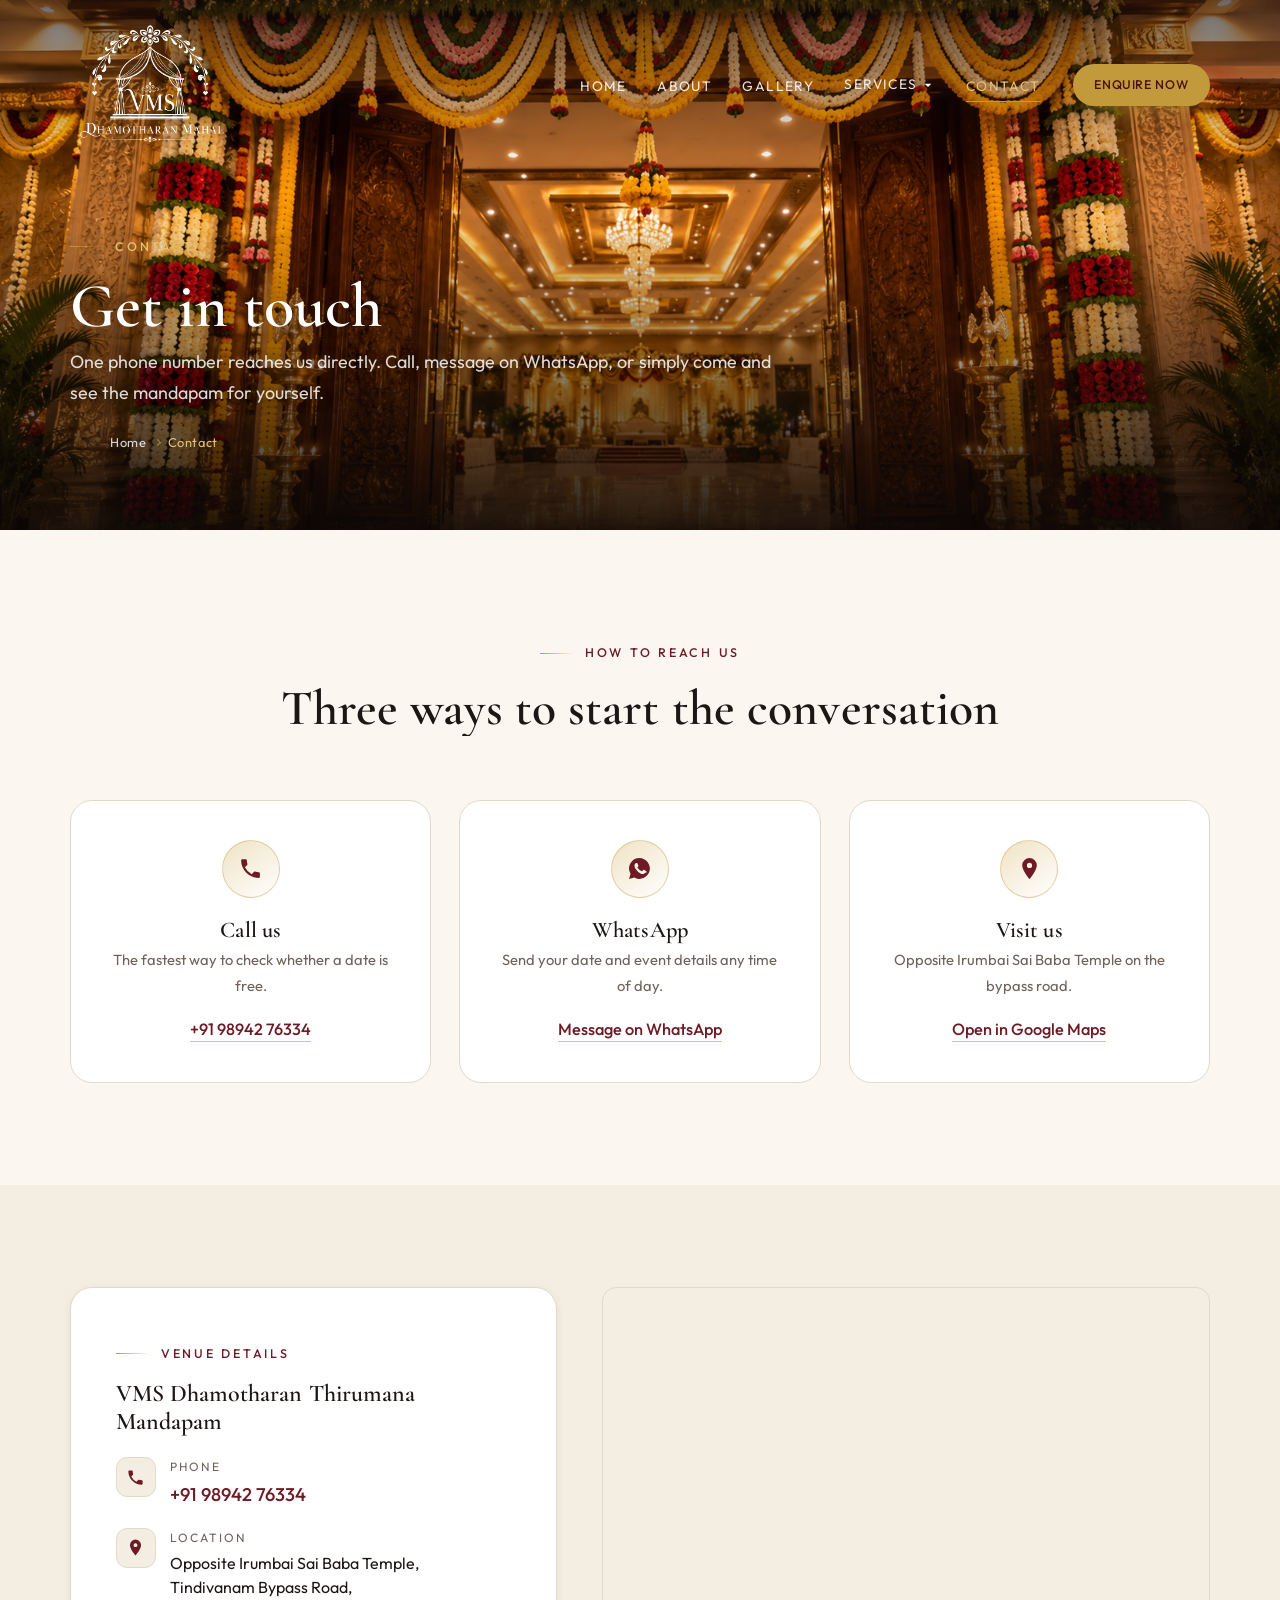
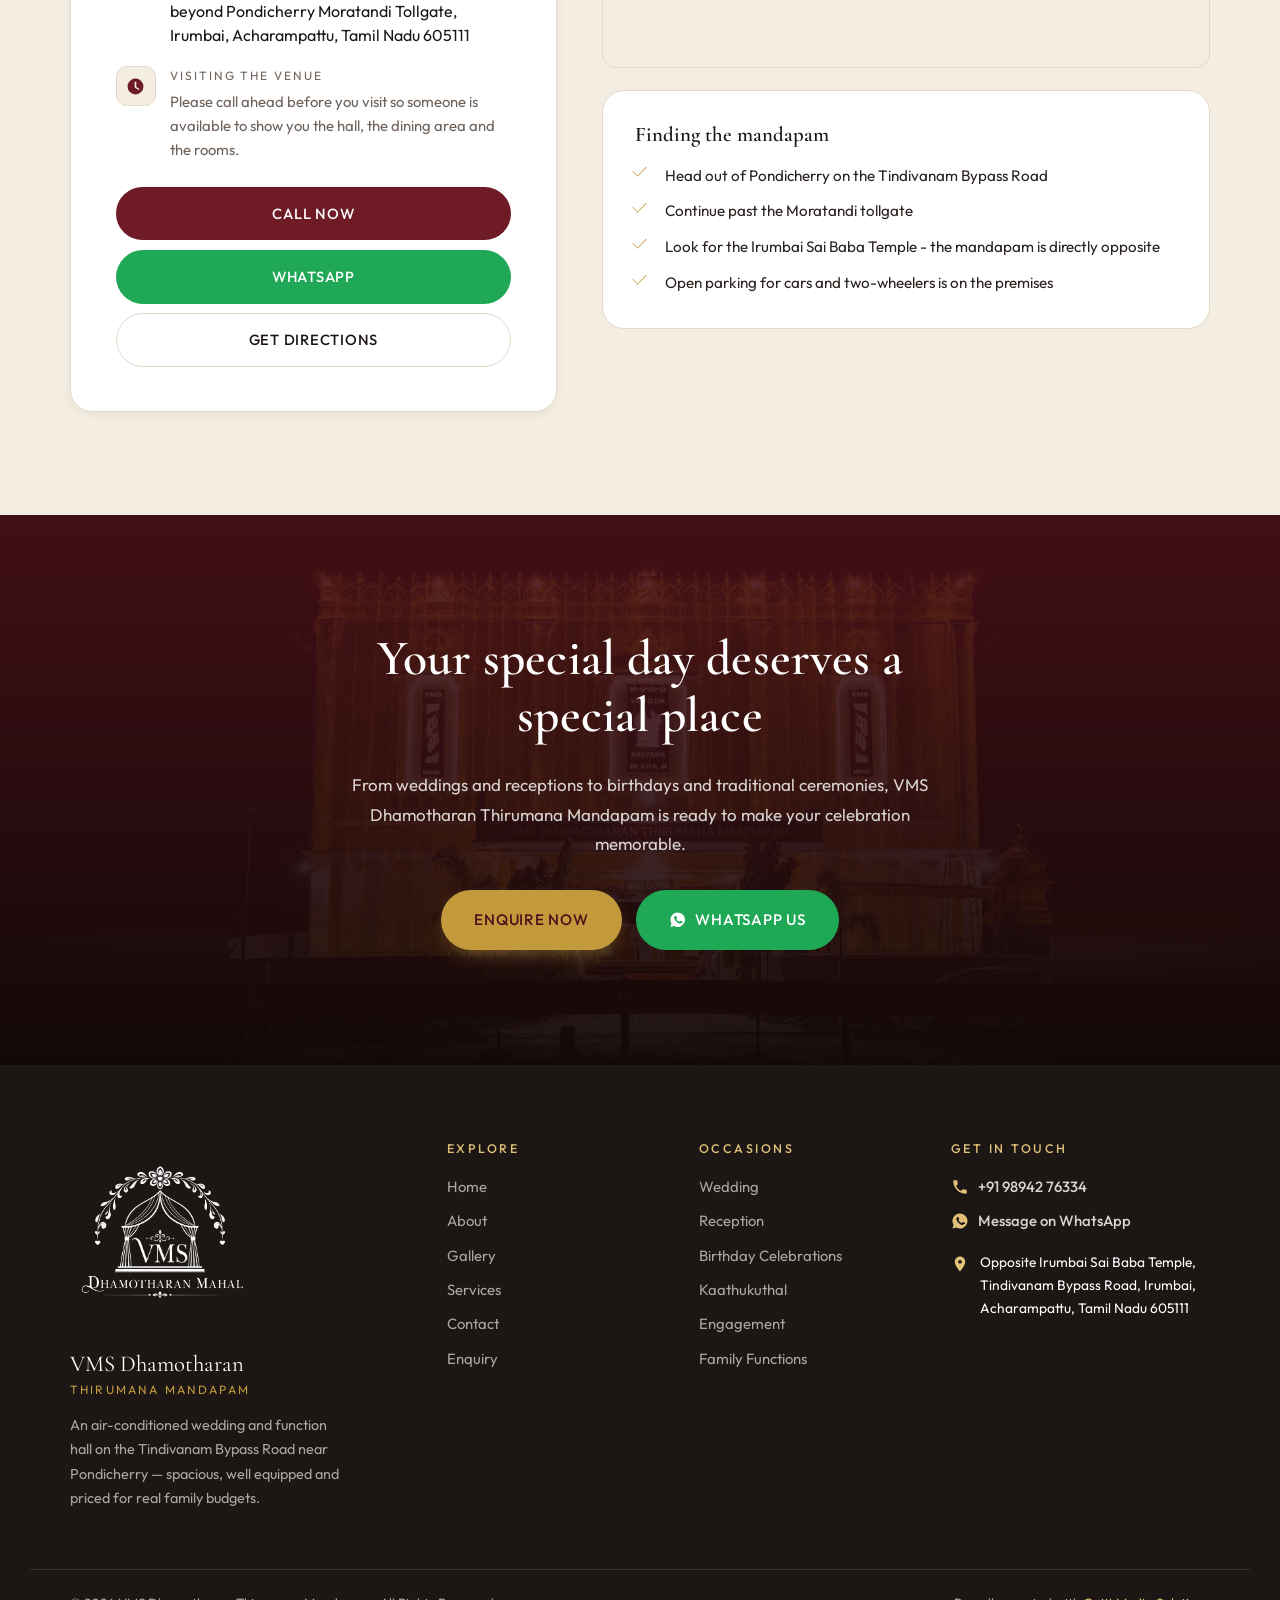
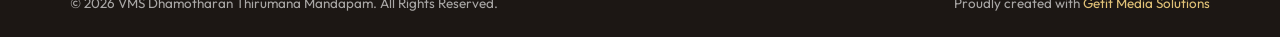
<file: contact.html>
<!DOCTYPE html>
<html lang="en">

<head>
  <meta charset="UTF-8">
  <meta name="viewport" content="width=device-width, initial-scale=1, viewport-fit=cover">
  <meta name="theme-color" content="#4A1019">

  <title>Contact &amp; Location | VMS Dhamotharan Thirumana Mandapam</title>
  <meta name="description"
    content="Contact VMS Dhamotharan Thirumana Mandapam on +91 98942 76334. Located opposite Irumbai Sai Baba Temple on Tindivanam Bypass Road, beyond the Pondicherry Moratandi tollgate — Irumbai, Acharampattu, Tamil Nadu 605111.">
  <link rel="canonical" href="contact.html">

  <meta property="og:type" content="website">
  <meta property="og:site_name" content="VMS Dhamotharan Thirumana Mandapam">
  <meta property="og:title" content="Contact &amp; Location | VMS Dhamotharan Thirumana Mandapam">
  <meta property="og:description"
    content="Call +91 98942 76334. Opposite Irumbai Sai Baba Temple, Tindivanam Bypass Road, near Pondicherry.">
  <meta property="og:image" content="assets/images/VMS landscape.png">
  <meta property="og:locale" content="en_IN">
  <meta name="twitter:card" content="summary_large_image">

  <link rel="icon"
    href="data:image/svg+xml,%3Csvg xmlns='http://www.w3.org/2000/svg' viewBox='0 0 32 32'%3E%3Crect width='32' height='32' rx='7' fill='%234A1019'/%3E%3Ctext x='16' y='22' font-family='Georgia,serif' font-size='14' font-weight='700' fill='%23C29A3C' text-anchor='middle'%3EV%3C/text%3E%3C/svg%3E">

  <link rel="preconnect" href="https://fonts.googleapis.com">
  <link rel="preconnect" href="https://fonts.gstatic.com" crossorigin>
  <link
    href="https://fonts.googleapis.com/css2?family=Cormorant+Garamond:ital,wght@0,300;0,400;0,500;0,600;0,700;1,400&family=Outfit:wght@100..900&family=Noto+Sans+Tamil:wght@400;600&display=swap"
    rel="stylesheet">
  <link rel="stylesheet" href="css/style.css?v=5">

  <script type="application/ld+json">
{
  "@context": "https://schema.org",
  "@type": "EventVenue",
  "name": "VMS Dhamotharan Thirumana Mandapam",
  "url": "contact.html",
  "telephone": "+91-98942-76334",
  "image": "assets/images/VMS landscape.png",
  "address": {
    "@type": "PostalAddress",
    "streetAddress": "Tindivanam Bypass Road, opposite Irumbai Sai Baba Temple",
    "addressLocality": "Irumbai, Acharampattu",
    "addressRegion": "Tamil Nadu",
    "postalCode": "605111",
    "addressCountry": "IN"
  },
  "hasMap": "https://maps.app.goo.gl/6HmaUfeiSNMeDCNu9"
}
</script>
  <script type="application/ld+json">
{
  "@context": "https://schema.org",
  "@type": "BreadcrumbList",
  "itemListElement": [
    { "@type": "ListItem", "position": 1, "name": "Home", "item": "index.html" },
    { "@type": "ListItem", "position": 2, "name": "Contact", "item": "contact.html" }
  ]
}
</script>
</head>

<body>

  <a class="skip-link" href="#main">Skip to main content</a>

  <header class="site-header" id="header">
    <div class="shell header-inner">
      <a class="brand" href="index.html" aria-label="VMS Dhamotharan Thirumana Mandapam — home">
        <span class="brand-mark" aria-hidden="true">
          <img src="assets/images/vms-logo.png" alt="VMS Logo" class="brand-logo-img">
        </span>
        <span class="brand-words">
          <span class="brand-name">VMS Dhamotharan</span>
          <span class="brand-sub">Thirumana Mandapam</span>
        </span>

      </a>

      <nav class="nav" id="nav" aria-label="Primary">
        <ul class="nav-list">
          <li><a href="index.html" class="nav-link">Home</a></li>
          <li><a href="about.html" class="nav-link">About</a></li>
          <li><a href="gallery.html" class="nav-link">Gallery</a></li>
          <li class="has-dropdown">
            <a href="services.html" class="nav-link">Services</a>
            <ul class="dropdown-menu">
              <li><a href="wedding.html">Wedding</a></li>
              <li><a href="reception.html">Reception</a></li>
              <li><a href="birthday-celebrations.html">Birthday Celebrations</a></li>
              <li><a href="kaathukuthal.html">Kaathukuthal</a></li>
              <li><a href="engagement.html">Engagement</a></li>
              <li><a href="family-functions.html">Family Functions</a></li>
            </ul>
          </li>
          <li><a href="contact.html" class="nav-link is-active" aria-current="page">Contact</a></li>
        </ul>
        <a href="enquiry.html" class="btn btn-gold nav-cta">Enquire Now</a>
      </nav>

      <button class="nav-toggle" id="navToggle" aria-label="Open menu" aria-expanded="false" aria-controls="nav">
        <span class="nav-toggle-bars" aria-hidden="true"><i></i><i></i><i></i></span>
      </button>
    </div>
  </header>
  <div class="nav-scrim" id="navScrim" hidden></div>

  <main id="main">

    <section class="page-hero">
      <div class="page-hero-media">
        <img src="assets/images/hero/welcoming-floral-entrance.png" width="1600" height="902" fetchpriority="high"
          decoding="async" alt="The front entrance of VMS Dhamotharan Thirumana Mandapam">
      </div>
      <div class="shell">
        <p class="eyebrow reveal"><span class="eyebrow-rule" aria-hidden="true"></span> Contact</p>
        <h1 class="page-hero-title reveal" data-delay="1">Get in touch</h1>
        <p class="page-hero-lede reveal" data-delay="2">
          One phone number reaches us directly. Call, message on WhatsApp, or simply come and
          see the mandapam for yourself.
        </p>
        <ol class="crumbs reveal" data-delay="3">
          <li><a href="index.html">Home</a></li>
          <li><span aria-current="page">Contact</span></li>
        </ol>
      </div>
    </section>

    <!-- ============ CONTACT METHODS ============ -->
    <section class="section" aria-labelledby="reach-h">
      <div class="shell">
        <header class="section-head">
          <p class="eyebrow reveal"><span class="eyebrow-rule" aria-hidden="true"></span> How to Reach Us</p>
          <h2 class="h2 reveal" data-delay="1" id="reach-h">Three ways to start the conversation</h2>
        </header>

        <ul class="reach-grid">
          <li class="reach-card reveal">
            <span class="reach-ico" aria-hidden="true"><svg viewBox="0 0 24 24">
                <path
                  d="M6.6 10.8a15.1 15.1 0 0 0 6.6 6.6l2.2-2.2a1 1 0 0 1 1-.25 11.4 11.4 0 0 0 3.6.58 1 1 0 0 1 1 1V20a1 1 0 0 1-1 1A17 17 0 0 1 3 4a1 1 0 0 1 1-1h3.5a1 1 0 0 1 1 1 11.4 11.4 0 0 0 .58 3.6 1 1 0 0 1-.25 1Z" />
              </svg></span>
            <h3 class="reach-t">Call us</h3>
            <p class="reach-d">The fastest way to check whether a date is free.</p>
            <a class="reach-link" href="tel:+919894276334">+91 98942 76334</a>
          </li>
          <li class="reach-card reveal" data-delay="1">
            <span class="reach-ico" aria-hidden="true"><svg viewBox="0 0 24 24">
                <path
                  d="M12 2a10 10 0 0 0-8.6 15.1L2 22l5-1.3A10 10 0 1 0 12 2Zm5.3 14.1c-.2.6-1.3 1.2-1.8 1.2-.5.1-1 .1-1.7-.1a12 12 0 0 1-5.6-4.9c-.4-.6-1-1.6-1-3s.7-2 1-2.3a1 1 0 0 1 .8-.3h.5c.2 0 .4 0 .6.5l.8 2c.1.2.1.4 0 .6l-.4.5-.3.3c-.1.2-.3.3-.1.6a8.5 8.5 0 0 0 3.9 3.3c.3.1.5.1.7-.1l.9-1c.2-.2.3-.2.6-.1l2 1c.3.1.5.2.5.3.1.2.1.9-.1 1.5Z" />
              </svg></span>
            <h3 class="reach-t">WhatsApp</h3>
            <p class="reach-d">Send your date and event details any time of day.</p>
            <a class="reach-link"
              href="https://wa.me/919894276334?text=Hello%20VMS%20Dhamotharan%20Thirumana%20Mandapam%2C%20I%20would%20like%20to%20enquire%20about%20booking%20the%20hall."
              target="_blank" rel="noopener">Message on WhatsApp</a>
          </li>
          <li class="reach-card reveal" data-delay="2">
            <span class="reach-ico" aria-hidden="true"><svg viewBox="0 0 24 24">
                <path
                  d="M12 2a7 7 0 0 0-7 7c0 5 7 13 7 13s7-8 7-13a7 7 0 0 0-7-7Zm0 9.5A2.5 2.5 0 1 1 12 6.5a2.5 2.5 0 0 1 0 5Z" />
              </svg></span>
            <h3 class="reach-t">Visit us</h3>
            <p class="reach-d">Opposite Irumbai Sai Baba Temple on the bypass road.</p>
            <a class="reach-link" href="https://maps.app.goo.gl/6HmaUfeiSNMeDCNu9" target="_blank" rel="noopener">Open
              in Google Maps</a>
          </li>
        </ul>
      </div>
    </section>

    <!-- ============ DETAILS + MAP ============ -->
    <section class="section section-cream" aria-labelledby="details-h">
      <div class="shell enquire-grid enquire-grid-rev">

        <div class="contact-card reveal">
          <p class="eyebrow"><span class="eyebrow-rule" aria-hidden="true"></span> Venue Details</p>
          <h2 class="h3" id="details-h">VMS Dhamotharan Thirumana Mandapam</h2>

          <ul class="contact-list">
            <li>
              <span class="contact-ico" aria-hidden="true"><svg viewBox="0 0 24 24">
                  <path
                    d="M6.6 10.8a15.1 15.1 0 0 0 6.6 6.6l2.2-2.2a1 1 0 0 1 1-.25 11.4 11.4 0 0 0 3.6.58 1 1 0 0 1 1 1V20a1 1 0 0 1-1 1A17 17 0 0 1 3 4a1 1 0 0 1 1-1h3.5a1 1 0 0 1 1 1 11.4 11.4 0 0 0 .58 3.6 1 1 0 0 1-.25 1Z" />
                </svg></span>
              <div>
                <span class="contact-k">Phone</span>
                <a class="contact-v" href="tel:+919894276334">+91 98942 76334</a>
              </div>
            </li>
            <li>
              <span class="contact-ico" aria-hidden="true"><svg viewBox="0 0 24 24">
                  <path
                    d="M12 2a7 7 0 0 0-7 7c0 5 7 13 7 13s7-8 7-13a7 7 0 0 0-7-7Zm0 9.5A2.5 2.5 0 1 1 12 6.5a2.5 2.5 0 0 1 0 5Z" />
                </svg></span>
              <div>
                <span class="contact-k">Location</span>
                <address class="contact-v">
                  Opposite Irumbai Sai Baba Temple,<br>
                  Tindivanam Bypass Road,<br>
                  beyond Pondicherry Moratandi Tollgate,<br>
                  Irumbai, Acharampattu, Tamil Nadu 605111
                </address>
              </div>
            </li>
            <li>
              <span class="contact-ico" aria-hidden="true"><svg viewBox="0 0 24 24">
                  <path d="M12 2a10 10 0 1 0 0 20 10 10 0 0 0 0-20Zm1 10.6 4 2.3-.8 1.4-5.2-3V6h2v6.6Z" />
                </svg></span>
              <div>
                <span class="contact-k">Visiting the venue</span>
                <span class="contact-v contact-v-sm">
                  Please call ahead before you visit so someone is available to show you
                  the hall, the dining area and the rooms.
                </span>
              </div>
            </li>
          </ul>

          <div class="contact-actions">
            <a href="tel:+919894276334" class="btn btn-maroon btn-block">Call Now</a>
            <a href="https://wa.me/919894276334?text=Hello%20VMS%20Dhamotharan%20Thirumana%20Mandapam%2C%20I%20would%20like%20to%20enquire%20about%20booking%20the%20hall."
              target="_blank" rel="noopener" class="btn btn-whatsapp btn-block">WhatsApp</a>
            <a href="https://maps.app.goo.gl/6HmaUfeiSNMeDCNu9" target="_blank" rel="noopener"
              class="btn btn-outline-dark btn-block">Get Directions</a>
          </div>
        </div>

        <div class="reveal" data-delay="1">
          <div class="map-wrap map-wrap-page">
            <iframe title="Map showing the location of VMS Dhamotharan Thirumana Mandapam"
              src="https://www.google.com/maps?q=VMS%20Dhamotharan%20Thirumana%20Mandapam%2C%20Irumbai%2C%20Acharampattu%2C%20Tamil%20Nadu%20605111&output=embed"
              loading="lazy" referrerpolicy="no-referrer-when-downgrade" allowfullscreen></iframe>
          </div>

          <div class="landmark-box">
            <h3 class="h3 landmark-h">Finding the mandapam</h3>
            <ul class="tick-list">
              <li>Head out of Pondicherry on the Tindivanam Bypass Road</li>
              <li>Continue past the Moratandi tollgate</li>
              <li>Look for the Irumbai Sai Baba Temple - the mandapam is directly opposite</li>
              <li>Open parking for cars and two-wheelers is on the premises</li>
            </ul>
          </div>
        </div>
      </div>
    </section>

    <!-- ============ CTA ============ -->
    <section class="cta" aria-labelledby="cta-h">
      <div class="cta-bg" aria-hidden="true">
        <img src="assets/images/optimized/hero-wide-2400.webp" width="1537" height="1023" loading="lazy"
          decoding="async" alt="">
      </div>
      <div class="shell cta-inner">
        <h2 class="h2 cta-h reveal" id="cta-h">Your special day deserves a special place</h2>
        <p class="cta-p reveal" data-delay="1">
          From weddings and receptions to birthdays and traditional ceremonies, VMS Dhamotharan
          Thirumana Mandapam is ready to make your celebration memorable.
        </p>
        <div class="cta-actions reveal" data-delay="2">
          <a href="enquiry.html" class="btn btn-gold btn-lg">Enquire Now</a>
          <a href="https://wa.me/919894276334?text=Hello%20VMS%20Dhamotharan%20Thirumana%20Mandapam%2C%20I%20would%20like%20to%20know%20about%20hall%20availability."
            target="_blank" rel="noopener" class="btn btn-whatsapp btn-lg">
            <svg class="ico" viewBox="0 0 24 24" aria-hidden="true">
              <path
                d="M12 2a10 10 0 0 0-8.6 15.1L2 22l5-1.3A10 10 0 1 0 12 2Zm5.3 14.1c-.2.6-1.3 1.2-1.8 1.2-.5.1-1 .1-1.7-.1a12 12 0 0 1-5.6-4.9c-.4-.6-1-1.6-1-3s.7-2 1-2.3a1 1 0 0 1 .8-.3h.5c.2 0 .4 0 .6.5l.8 2c.1.2.1.4 0 .6l-.4.5-.3.3c-.1.2-.3.3-.1.6a8.5 8.5 0 0 0 3.9 3.3c.3.1.5.1.7-.1l.9-1c.2-.2.3-.2.6-.1l2 1c.3.1.5.2.5.3.1.2.1.9-.1 1.5Z" />
            </svg>
            WhatsApp Us
          </a>
        </div>
      </div>
    </section>

  </main>

  <footer class="site-footer">
    <div class="shell footer-grid">
      <div class="footer-brand">
        <span class="brand-mark brand-mark-lg" aria-hidden="true">
          <img src="assets/images/vms-logo.png" alt="VMS Logo" class="brand-logo-img brand-logo-footer">
        </span>
        <p class="footer-name">VMS Dhamotharan<br><span>Thirumana Mandapam</span></p>

        <p class="footer-desc">
          An air-conditioned wedding and function hall on the Tindivanam Bypass Road near
          Pondicherry — spacious, well equipped and priced for real family budgets.
        </p>
      </div>

      <nav class="footer-col" aria-label="Footer navigation">
        <h2 class="footer-h">Explore</h2>
        <ul>
          <li><a href="index.html">Home</a></li>
          <li><a href="about.html">About</a></li>
          <li><a href="gallery.html">Gallery</a></li>
          <li><a href="services.html">Services</a></li>
          <li><a href="contact.html">Contact</a></li>
          <li><a href="enquiry.html">Enquiry</a></li>
        </ul>
      </nav>

      <div class="footer-col">
        <h2 class="footer-h">Occasions</h2>
        <ul>
          <li><a href="wedding.html">Wedding</a></li>
          <li><a href="reception.html">Reception</a></li>
          <li><a href="birthday-celebrations.html">Birthday Celebrations</a></li>
          <li><a href="kaathukuthal.html">Kaathukuthal</a></li>
          <li><a href="engagement.html">Engagement</a></li>
          <li><a href="family-functions.html">Family Functions</a></li>
        </ul>
      </div>

      <div class="footer-col">
        <h2 class="footer-h">Get in Touch</h2>
        <ul class="footer-contact">
          <li>
            <svg class="fc-icon" viewBox="0 0 24 24" aria-hidden="true" fill="currentColor">
              <path
                d="M6.6 10.8a15.1 15.1 0 0 0 6.6 6.6l2.2-2.2a1 1 0 0 1 1-.25 11.4 11.4 0 0 0 3.6.58 1 1 0 0 1 1 1V20a1 1 0 0 1-1 1A17 17 0 0 1 3 4a1 1 0 0 1 1-1h3.5a1 1 0 0 1 1 1 11.4 11.4 0 0 0 .58 3.6 1 1 0 0 1-.25 1Z" />
            </svg>
            <a href="tel:+919894276334">+91 98942 76334</a>
          </li>
          <li>
            <svg class="fc-icon" viewBox="0 0 24 24" aria-hidden="true" fill="currentColor">
              <path
                d="M12 2a10 10 0 0 0-8.6 15.1L2 22l5-1.3A10 10 0 1 0 12 2Zm5.3 14.1c-.2.6-1.3 1.2-1.8 1.2-.5.1-1 .1-1.7-.1a12 12 0 0 1-5.6-4.9c-.4-.6-1-1.6-1-3s.7-2 1-2.3a1 1 0 0 1 .8-.3h.5c.2 0 .4 0 .6.5l.8 2c.1.2.1.4 0 .6l-.4.5-.3.3c-.1.2-.3.3-.1.6a8.5 8.5 0 0 0 3.9 3.3c.3.1.5.1.7-.1l.9-1c.2-.2.3-.2.6-.1l2 1c.3.1.5.2.5.3.1.2.1.9-.1 1.5Z" />
            </svg>
            <a href="https://wa.me/919894276334" target="_blank" rel="noopener">Message on WhatsApp</a>
          </li>
        </ul>
        <p class="footer-addr">
          <svg class="fc-icon" viewBox="0 0 24 24" aria-hidden="true" fill="currentColor">
            <path
              d="M12 2C8.13 2 5 5.13 5 9c0 5.25 7 13 7 13s7-7.75 7-13c0-3.87-3.13-7-7-7zm0 9.5c-1.38 0-2.5-1.12-2.5-2.5s1.12-2.5 2.5-2.5 2.5 1.12 2.5 2.5-1.12 2.5-2.5 2.5z" />
          </svg>
          <a href="https://maps.app.goo.gl/6HmaUfeiSNMeDCNu9" target="_blank" rel="noopener">Opposite Irumbai Sai Baba
            Temple,<br>
            Tindivanam Bypass Road, Irumbai,<br>
            Acharampattu, Tamil Nadu 605111</a>
        </p>
      </div>
    </div>

    <div class="shell footer-bottom">
      <p>&copy; <span id="year">2026</span> VMS Dhamotharan Thirumana Mandapam. All Rights Reserved.</p>
      <p>Proudly created with <a href="https://www.getitmediasolutions.com/" target="_blank" rel="noopener">Getit Media
          Solutions</a></p>
    </div>
  </footer>

  <div class="dock" aria-label="Quick contact">
    <a class="dock-btn dock-call" href="tel:+919894276334">
      <svg viewBox="0 0 24 24" aria-hidden="true">
        <path
          d="M6.6 10.8a15.1 15.1 0 0 0 6.6 6.6l2.2-2.2a1 1 0 0 1 1-.25 11.4 11.4 0 0 0 3.6.58 1 1 0 0 1 1 1V20a1 1 0 0 1-1 1A17 17 0 0 1 3 4a1 1 0 0 1 1-1h3.5a1 1 0 0 1 1 1 11.4 11.4 0 0 0 .58 3.6 1 1 0 0 1-.25 1Z" />
      </svg>
      <span>Call</span>
    </a>
    <a class="dock-btn dock-wa"
      href="https://wa.me/919894276334?text=Hello%20VMS%20Dhamotharan%20Thirumana%20Mandapam%2C%20I%20would%20like%20to%20enquire%20about%20booking%20the%20hall."
      target="_blank" rel="noopener">
      <svg viewBox="0 0 24 24" aria-hidden="true">
        <path
          d="M12 2a10 10 0 0 0-8.6 15.1L2 22l5-1.3A10 10 0 1 0 12 2Zm5.3 14.1c-.2.6-1.3 1.2-1.8 1.2-.5.1-1 .1-1.7-.1a12 12 0 0 1-5.6-4.9c-.4-.6-1-1.6-1-3s.7-2 1-2.3a1 1 0 0 1 .8-.3h.5c.2 0 .4 0 .6.5l.8 2c.1.2.1.4 0 .6l-.4.5-.3.3c-.1.2-.3.3-.1.6a8.5 8.5 0 0 0 3.9 3.3c.3.1.5.1.7-.1l.9-1c.2-.2.3-.2.6-.1l2 1c.3.1.5.2.5.3.1.2.1.9-.1 1.5Z" />
      </svg>
      <span>WhatsApp</span>
    </a>
  </div>

  <script src="js/script.js?v=5" defer></script>
  <a href="https://wa.me/919894276334?text=Hello%20VMS%20Dhamotharan%20Thirumana%20Mandapam%2C%20I%20would%20like%20to%20enquire%20about%20booking%20the%20hall."
    target="_blank" rel="noopener" class="floating-wa" aria-label="Chat on WhatsApp">
    <svg viewBox="0 0 24 24" aria-hidden="true">
      <path
        d="M12 2a10 10 0 0 0-8.6 15.1L2 22l5-1.3A10 10 0 1 0 12 2Zm5.3 14.1c-.2.6-1.3 1.2-1.8 1.2-.5.1-1 .1-1.7-.1a12 12 0 0 1-5.6-4.9c-.4-.6-1-1.6-1-3s.7-2 1-2.3a1 1 0 0 1 .8-.3h.5c.2 0 .4 0 .6.5l.8 2c.1.2.1.4 0 .6l-.4.5-.3.3c-.1.2-.3.3-.1.6a8.5 8.5 0 0 0 3.9 3.3c.3.1.5.1.7-.1l.9-1c.2-.2.3-.2.6-.1l2 1c.3.1.5.2.5.3.1.2.1.9-.1 1.5Z" />
    </svg>
  </a>
</body>

</html>
</file>
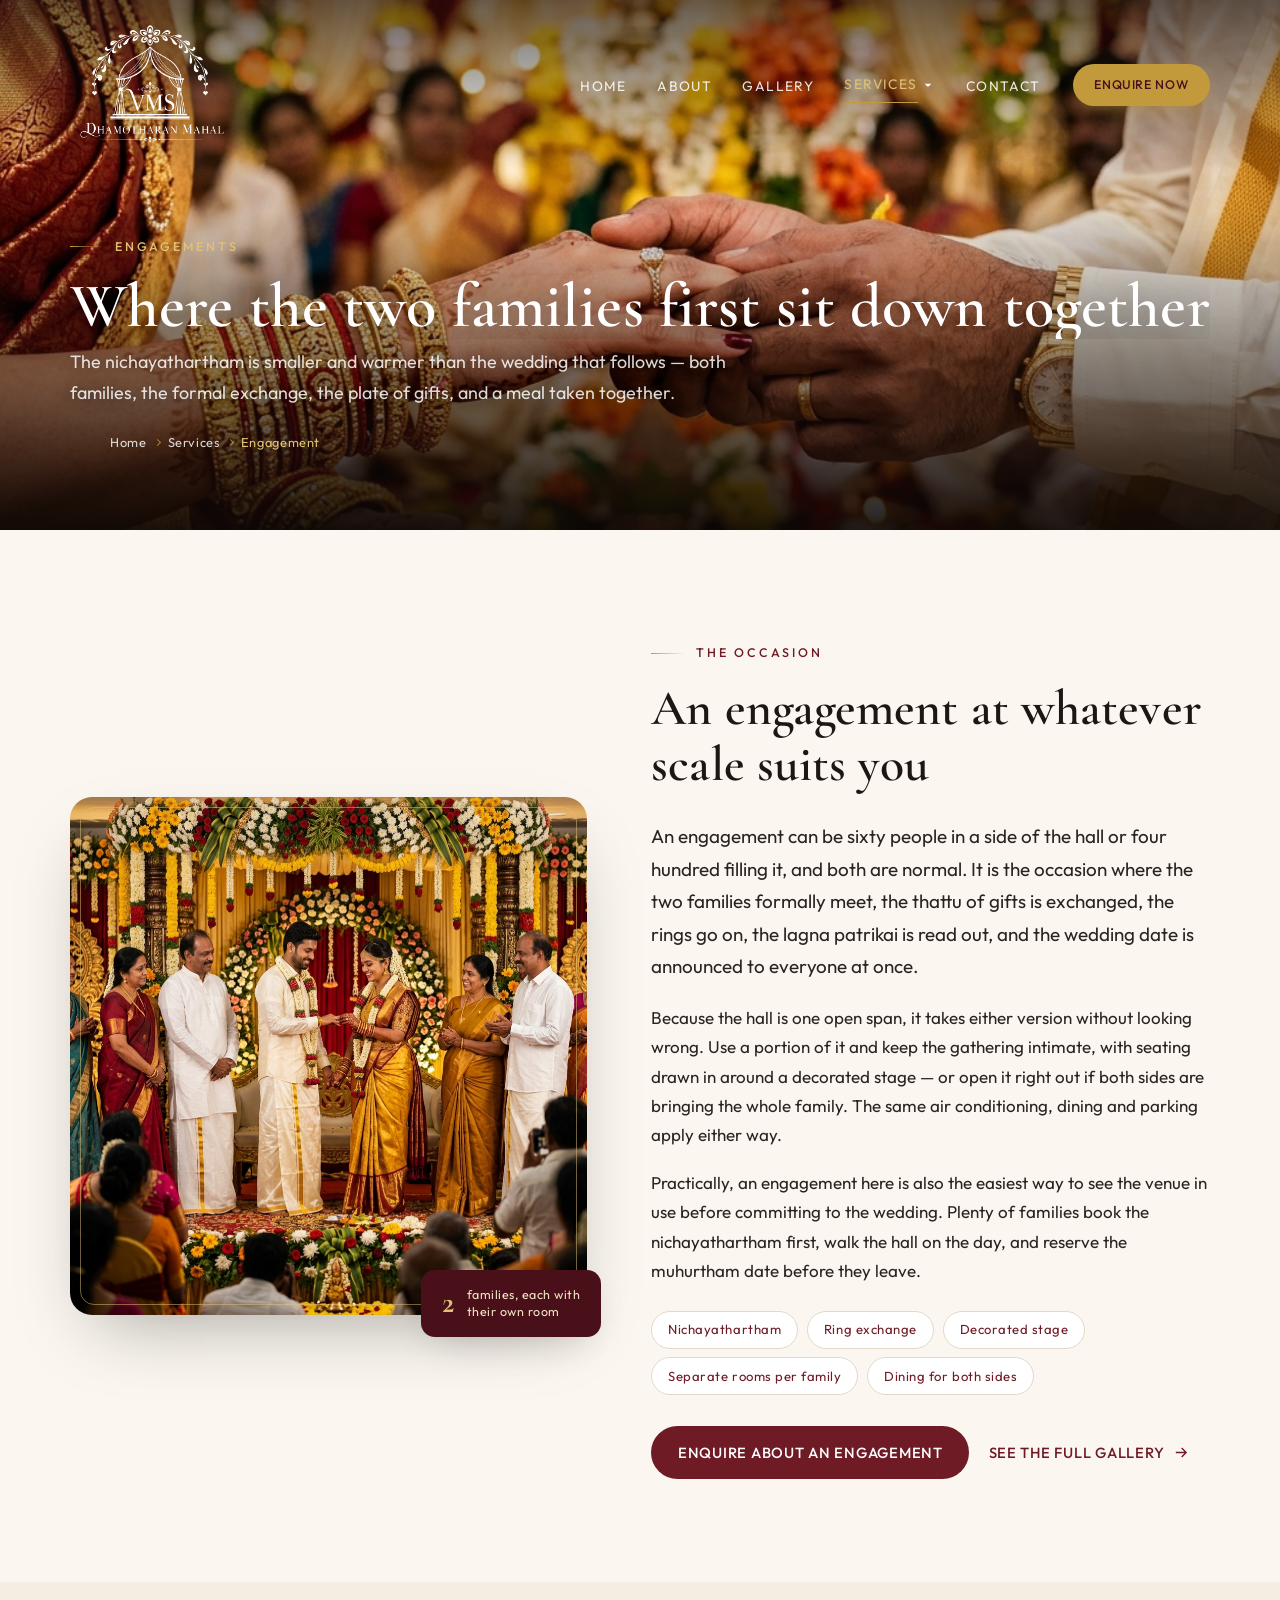
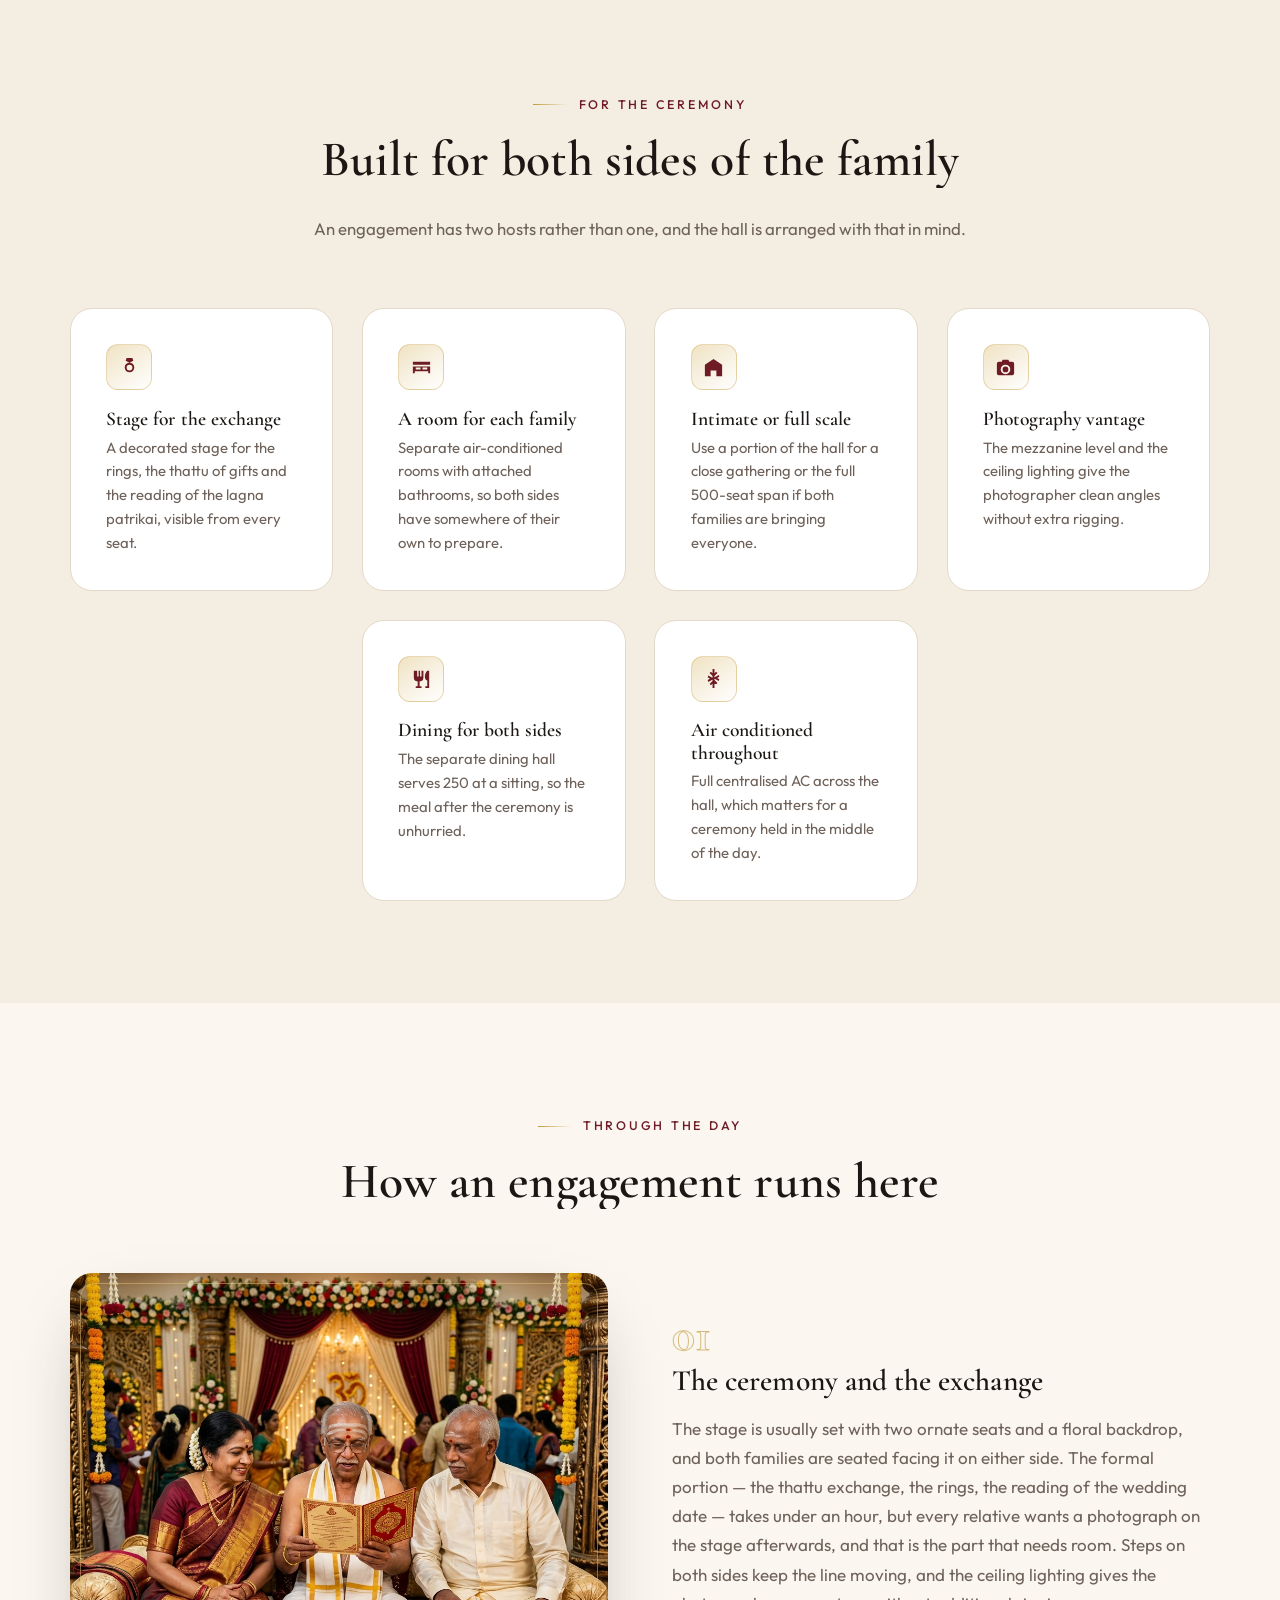
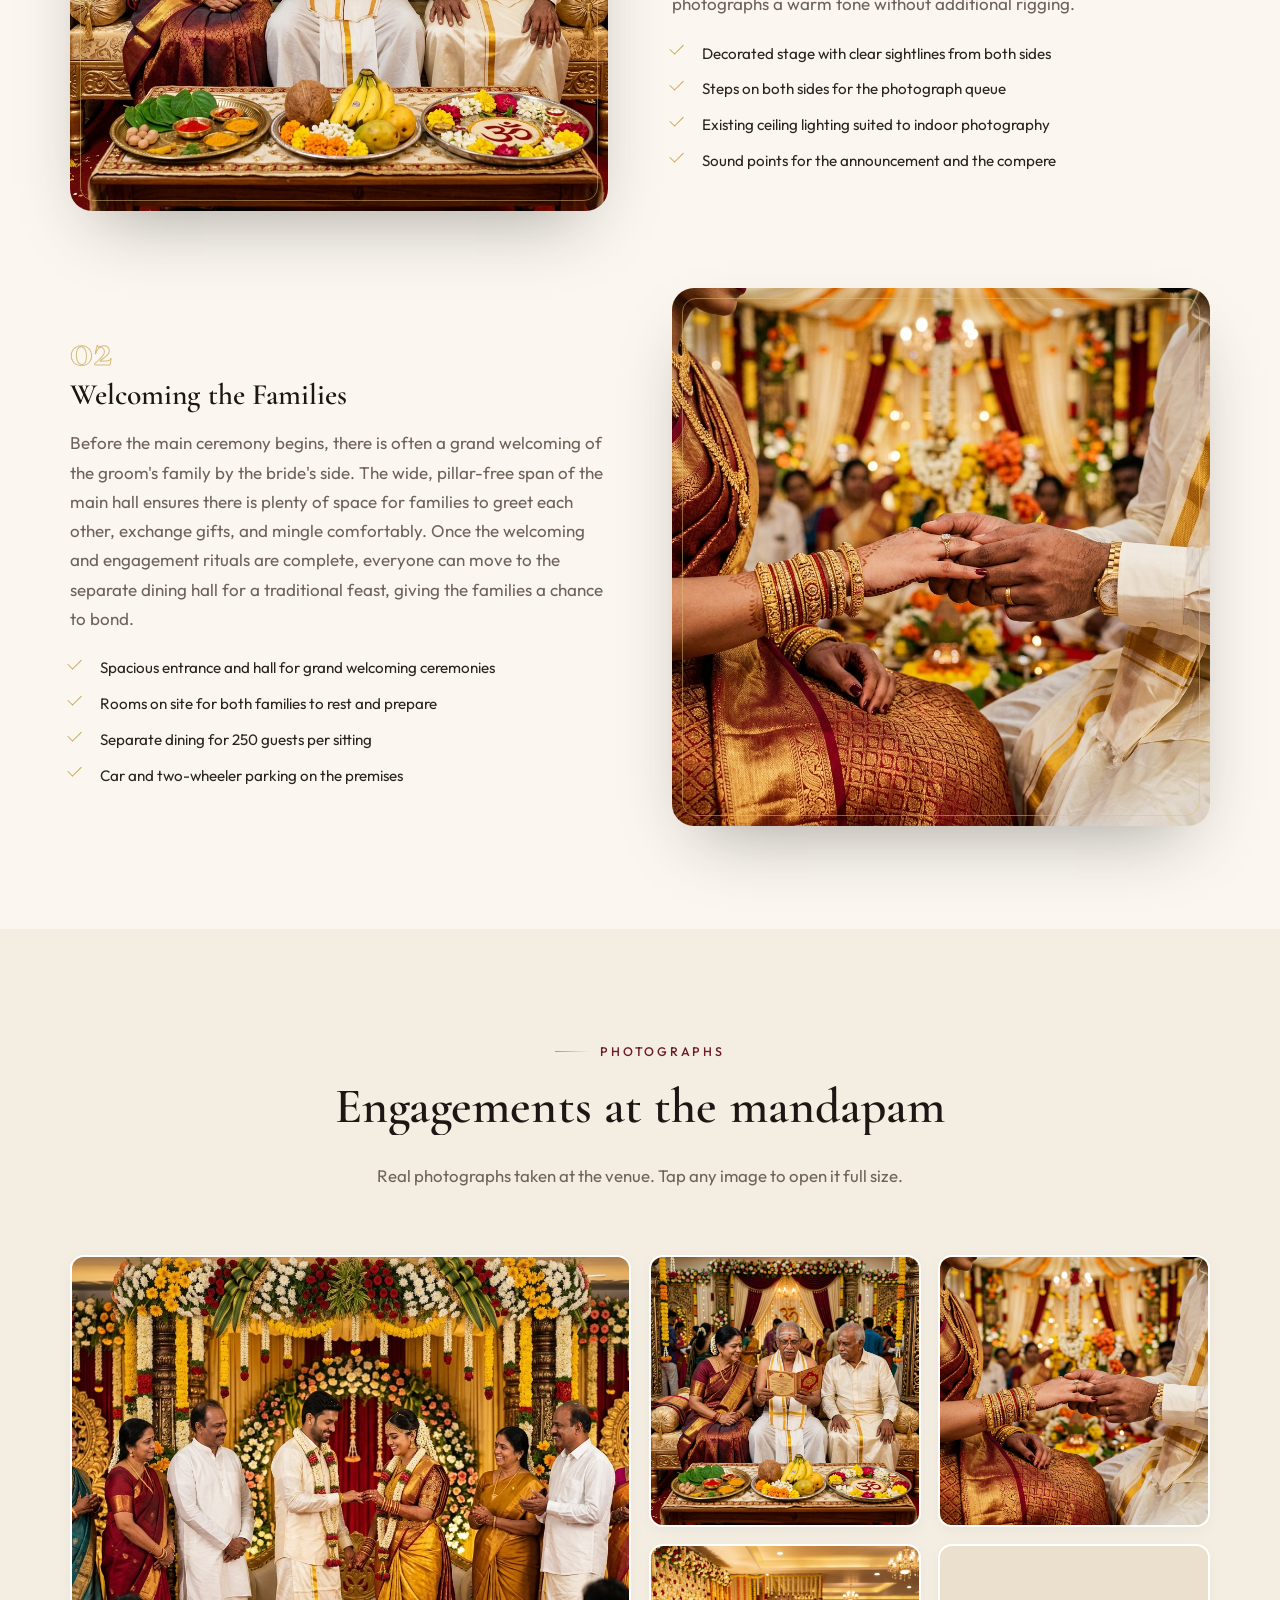
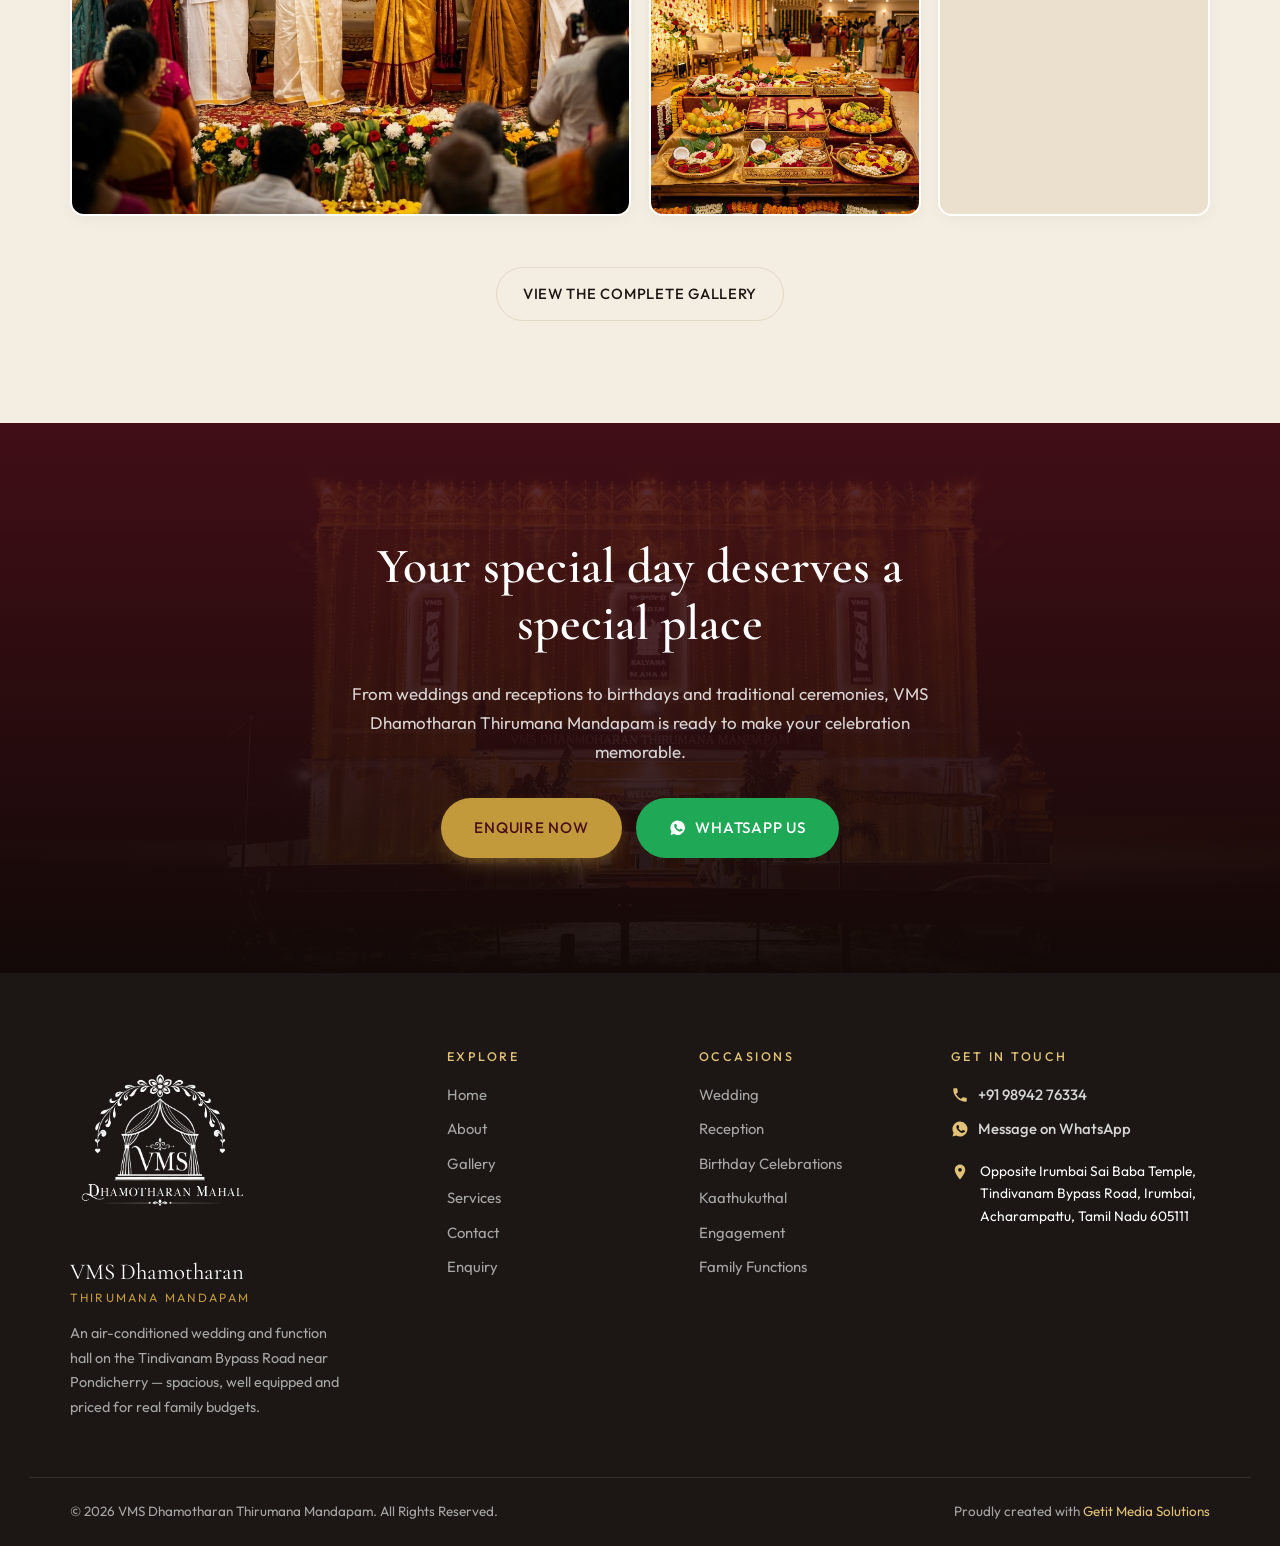
<file: engagement.html>
<!DOCTYPE html>
<html lang="en">

<head>
  <meta charset="UTF-8">
  <meta name="viewport" content="width=device-width, initial-scale=1, viewport-fit=cover">
  <meta name="theme-color" content="#4A1019">

  <title>Engagement Hall Near Pondicherry | VMS Dhamotharan Thirumana Mandapam</title>
  <meta name="description"
    content="A hall near Pondicherry for South Indian engagement and nichayathartham ceremonies — a decorated stage for the ring exchange, separate rooms for each family and dining for both sides.">
  <link rel="canonical" href="engagement.html">

  <meta property="og:type" content="website">
  <meta property="og:site_name" content="VMS Dhamotharan Thirumana Mandapam">
  <meta property="og:title" content="Engagement Hall Near Pondicherry | VMS Dhamotharan Thirumana Mandapam">
  <meta property="og:description"
    content="A hall near Pondicherry for South Indian engagement and nichayathartham ceremonies — a decorated stage for the ring exchange, separate rooms for each family and dining for both sides.">
  <meta property="og:image" content="assets/images/services/engagement/engagement-1.png">
  <meta property="og:locale" content="en_IN">
  <meta name="twitter:card" content="summary_large_image">

  <link rel="icon"
    href="data:image/svg+xml,%3Csvg xmlns='http://www.w3.org/2000/svg' viewBox='0 0 32 32'%3E%3Crect width='32' height='32' rx='7' fill='%234A1019'/%3E%3Ctext x='16' y='22' font-family='Georgia,serif' font-size='14' font-weight='700' fill='%23C29A3C' text-anchor='middle'%3EV%3C/text%3E%3C/svg%3E">

  <link rel="preconnect" href="https://fonts.googleapis.com">
  <link rel="preconnect" href="https://fonts.gstatic.com" crossorigin>
  <link
    href="https://fonts.googleapis.com/css2?family=Cormorant+Garamond:ital,wght@0,300;0,400;0,500;0,600;0,700;1,400&family=Outfit:wght@100..900&family=Noto+Sans+Tamil:wght@400;600&display=swap"
    rel="stylesheet">
  <link rel="stylesheet" href="css/style.css?v=5">

  <script type="application/ld+json">
{
  "@context": "https://schema.org",
  "@type": "BreadcrumbList",
  "itemListElement": [
    { "@type": "ListItem", "position": 1, "name": "Home", "item": "index.html" },
    { "@type": "ListItem", "position": 2, "name": "Services", "item": "services.html" },
    { "@type": "ListItem", "position": 3, "name": "Engagement", "item": "engagement.html" }
  ]
}
</script>
  <script type="application/ld+json">
{
  "@context": "https://schema.org",
  "@type": "Service",
  "name": "Engagement Ceremony Venue Hire",
  "serviceType": "Engagement",
  "areaServed": "Pondicherry, Villupuram and Tindivanam, Tamil Nadu",
  "provider": {
    "@type": "EventVenue",
    "name": "VMS Dhamotharan Thirumana Mandapam",
    "telephone": "+919894276334",
    "address": {
      "@type": "PostalAddress",
      "streetAddress": "Opposite Irumbai Sai Baba Temple, Tindivanam Bypass Road, Irumbai",
      "addressLocality": "Acharampattu",
      "addressRegion": "Tamil Nadu",
      "postalCode": "605111",
      "addressCountry": "IN"
    }
  }
}
</script>
</head>

<body>

  <a class="skip-link" href="#main">Skip to main content</a>

  <header class="site-header" id="header">
    <div class="shell header-inner">
      <a class="brand" href="index.html" aria-label="VMS Dhamotharan Thirumana Mandapam — home">
        <span class="brand-mark" aria-hidden="true">
          <img src="assets/images/vms-logo.png" alt="VMS Logo" class="brand-logo-img">
        </span>
        <span class="brand-words">
          <span class="brand-name">VMS Dhamotharan</span>
          <span class="brand-sub">Thirumana Mandapam</span>
        </span>
      </a>

      <nav class="nav" id="nav" aria-label="Primary">
        <ul class="nav-list">
          <li><a href="index.html" class="nav-link">Home</a></li>
          <li><a href="about.html" class="nav-link">About</a></li>
          <li><a href="gallery.html" class="nav-link">Gallery</a></li>
          <li class="has-dropdown">
            <a href="services.html" class="nav-link is-active">Services</a>
            <ul class="dropdown-menu">
              <li><a href="wedding.html">Wedding</a></li>
              <li><a href="reception.html">Reception</a></li>
              <li><a href="birthday-celebrations.html">Birthday Celebrations</a></li>
              <li><a href="kaathukuthal.html">Kaathukuthal</a></li>
              <li><a href="engagement.html" aria-current="page">Engagement</a></li>
              <li><a href="family-functions.html">Family Functions</a></li>
            </ul>
          </li>
          <li><a href="contact.html" class="nav-link">Contact</a></li>
        </ul>
        <a href="enquiry.html" class="btn btn-gold nav-cta">Enquire Now</a>
      </nav>

      <button class="nav-toggle" id="navToggle" aria-label="Open menu" aria-expanded="false" aria-controls="nav">
        <span class="nav-toggle-bars" aria-hidden="true"><i></i><i></i><i></i></span>
      </button>
    </div>
  </header>
  <div class="nav-scrim" id="navScrim" hidden></div>

  <main id="main">

    <!-- ============ HERO ============ -->
    <section class="page-hero">
      <div class="page-hero-media">
        <img src="assets/images/services/engagement/engagement-3.png" width="680" height="383" fetchpriority="high"
          decoding="async" alt="The decorative false ceiling and mezzanine level above the main hall">
      </div>
      <div class="shell">
        <p class="eyebrow reveal"><span class="eyebrow-rule" aria-hidden="true"></span> Engagements</p>
        <h1 class="page-hero-title reveal" data-delay="1">Where the two families first sit down together</h1>
        <p class="page-hero-lede reveal" data-delay="2">
          The nichayathartham is smaller and warmer than the wedding that follows — both families, the formal exchange,
          the plate of gifts, and a meal taken together.
        </p>
        <ol class="crumbs reveal" data-delay="3">
          <li><a href="index.html">Home</a></li>
          <li><a href="services.html">Services</a></li>
          <li><span aria-current="page">Engagement</span></li>
        </ol>
      </div>
    </section>

    <!-- ============ INTRODUCTION ============ -->
    <section class="section" aria-labelledby="intro-h">
      <div class="shell about-grid">
        <div class="about-visual reveal">
          <div class="frame frame-gold">
            <img src="assets/images/services/engagement/engagement-1.png" width="680" height="453" loading="lazy"
              decoding="async" alt="An ornate ceremonial seat set out on the polished hall floor">
          </div>
          <div class="about-badge">
            <span class="about-badge-num">2</span>
            <span class="about-badge-txt">families, each with<br>their own room</span>
          </div>
        </div>

        <div class="about-body">
          <p class="eyebrow reveal"><span class="eyebrow-rule" aria-hidden="true"></span> The Occasion</p>
          <h2 class="h2 reveal" data-delay="1" id="intro-h">An engagement at whatever scale suits you</h2>
          <p class="lede reveal" data-delay="2">An engagement can be sixty people in a side of the hall or four hundred
            filling it, and both are normal. It is the occasion where the two families formally meet, the thattu of
            gifts is exchanged, the rings go on, the lagna patrikai is read out, and the wedding date is announced to
            everyone at once.</p>
          <p class="reveal" data-delay="3">Because the hall is one open span, it takes either version without looking
            wrong. Use a portion of it and keep the gathering intimate, with seating drawn in around a decorated stage —
            or open it right out if both sides are bringing the whole family. The same air conditioning, dining and
            parking apply either way.</p>
          <p class="reveal" data-delay="4">Practically, an engagement here is also the easiest way to see the venue in
            use before committing to the wedding. Plenty of families book the nichayathartham first, walk the hall on
            the day, and reserve the muhurtham date before they leave.</p>

          <div class="chip-row reveal" data-delay="5">
            <span class="chip">Nichayathartham</span>
            <span class="chip">Ring exchange</span>
            <span class="chip">Decorated stage</span>
            <span class="chip">Separate rooms per family</span>
            <span class="chip">Dining for both sides</span>
          </div>

          <div class="about-actions reveal" data-delay="6">
            <a href="enquiry.html" class="btn btn-maroon">Enquire About an Engagement</a>
            <a href="gallery.html" class="btn btn-link">
              See the full gallery
              <svg class="ico" viewBox="0 0 24 24" aria-hidden="true">
                <path d="M13 5l7 7-7 7-1.4-1.4L16.2 13H4v-2h12.2L11.6 6.4 13 5Z" />
              </svg>
            </a>
          </div>
        </div>
      </div>
    </section>

    <!-- ============ FACILITIES ============ -->
    <section class="section section-cream" aria-labelledby="feat-h">
      <div class="shell">
        <header class="section-head">
          <p class="eyebrow reveal"><span class="eyebrow-rule" aria-hidden="true"></span> For the Ceremony</p>
          <h2 class="h2 reveal" data-delay="1" id="feat-h">Built for both sides of the family</h2>
          <p class="section-sub reveal" data-delay="2">
            An engagement has two hosts rather than one, and the hall is arranged with that in mind.
          </p>
        </header>

        <ul class="feature-grid">
          <li class="feature reveal">
            <span class="feature-ico" aria-hidden="true"><svg viewBox="0 0 24 24">
                <path
                  d="M12 7a5 5 0 1 0 0 10 5 5 0 0 0 0-10Zm0 2a3 3 0 1 1 0 6 3 3 0 0 1 0-6ZM9 2h6l1 3-4 2-4-2 1-3Z" />
              </svg></span>
            <h3 class="feature-t">Stage for the exchange</h3>
            <p class="feature-d">A decorated stage for the rings, the thattu of gifts and the reading of the lagna
              patrikai, visible from every seat.</p>
          </li>
          <li class="feature reveal">
            <span class="feature-ico" aria-hidden="true"><svg viewBox="0 0 24 24">
                <path d="M3 6h18v3H3V6Zm0 5h18v7h-2v-2H5v2H3v-7Zm3 1v2h5v-2H6Zm7 0v2h5v-2h-5Z" />
              </svg></span>
            <h3 class="feature-t">A room for each family</h3>
            <p class="feature-d">Separate air-conditioned rooms with attached bathrooms, so both sides have somewhere of
              their own to prepare.</p>
          </li>
          <li class="feature reveal">
            <span class="feature-ico" aria-hidden="true"><svg viewBox="0 0 24 24">
                <path d="M3 21V9l9-6 9 6v12h-6v-6H9v6H3Z" />
              </svg></span>
            <h3 class="feature-t">Intimate or full scale</h3>
            <p class="feature-d">Use a portion of the hall for a close gathering or the full 500-seat span if both
              families are bringing everyone.</p>
          </li>
          <li class="feature reveal">
            <span class="feature-ico" aria-hidden="true"><svg viewBox="0 0 24 24">
                <path
                  d="M9 4h6l1 2h3a2 2 0 0 1 2 2v10a2 2 0 0 1-2 2H5a2 2 0 0 1-2-2V8a2 2 0 0 1 2-2h3l1-2Zm3 5a5 5 0 1 0 0 10 5 5 0 0 0 0-10Zm0 2a3 3 0 1 1 0 6 3 3 0 0 1 0-6Z" />
              </svg></span>
            <h3 class="feature-t">Photography vantage</h3>
            <p class="feature-d">The mezzanine level and the ceiling lighting give the photographer clean angles without
              extra rigging.</p>
          </li>
          <li class="feature reveal">
            <span class="feature-ico" aria-hidden="true"><svg viewBox="0 0 24 24">
                <path
                  d="M4 4v7a4 4 0 0 0 4 4v5H6v2h6v-2h-2v-5a4 4 0 0 0 4-4V4h-2v6h-1.5V4H9v6H7.5V4H4Zm14 0c-1.6 1.6-2.5 3.8-2.5 6.2 0 2 .9 3.4 2.5 3.8V20h-2v2h4V4h-2Z" />
              </svg></span>
            <h3 class="feature-t">Dining for both sides</h3>
            <p class="feature-d">The separate dining hall serves 250 at a sitting, so the meal after the ceremony is
              unhurried.</p>
          </li>
          <li class="feature reveal">
            <span class="feature-ico" aria-hidden="true"><svg viewBox="0 0 24 24">
                <path
                  d="M11 2h2v4.6l1.7-1.7 1.4 1.4L13 9.4v1.4l1.2-.7 3.2-1.8.7 1.9-2.3 1.3 2.3 1.3-.7 1.9-3.2-1.8-1.2-.7v1.4l3.1 3.1-1.4 1.4L13 17.4V22h-2v-4.6l-1.7 1.7-1.4-1.4L11 14.6v-1.4l-1.2.7-3.2 1.8-.7-1.9L8.2 12l-2.3-1.3.7-1.9 3.2 1.8 1.2.7V9.4L7.9 6.3l1.4-1.4L11 6.6V2Z" />
              </svg></span>
            <h3 class="feature-t">Air conditioned throughout</h3>
            <p class="feature-d">Full centralised AC across the hall, which matters for a ceremony held in the middle of
              the day.</p>
          </li>
        </ul>
      </div>
    </section>

    <!-- ============ HOW THE VENUE IS USED ============ -->
    <section class="section" aria-labelledby="rows-h">
      <div class="shell">
        <header class="section-head">
          <p class="eyebrow reveal"><span class="eyebrow-rule" aria-hidden="true"></span> Through the Day</p>
          <h2 class="h2 reveal" data-delay="1" id="rows-h">How an engagement runs here</h2>
        </header>

        <div class="fac-row reveal" id="stage-1">
          <div class="fac-media">
            <div class="frame frame-gold">
              <img src="assets/images/services/engagement/engagement-2.png" width="1200" height="896" loading="lazy"
                decoding="async" alt="An ornate golden ceremonial seat placed inside the polished main hall">
            </div>
          </div>
          <div class="fac-body">
            <span class="fac-step" aria-hidden="true">01</span>
            <h3 class="h3">The ceremony and the exchange</h3>
            <p>The stage is usually set with two ornate seats and a floral backdrop, and both families are seated facing
              it on either side. The formal portion — the thattu exchange, the rings, the reading of the wedding date —
              takes under an hour, but every relative wants a photograph on the stage afterwards, and that is the part
              that needs room. Steps on both sides keep the line moving, and the ceiling lighting gives the photographs
              a warm tone without additional rigging.</p>
            <ul class="tick-list">
              <li>Decorated stage with clear sightlines from both sides</li>
              <li>Steps on both sides for the photograph queue</li>
              <li>Existing ceiling lighting suited to indoor photography</li>
              <li>Sound points for the announcement and the compere</li>
            </ul>
          </div>
        </div>

        <div class="fac-row fac-row-rev reveal" id="stage-2">
          <div class="fac-media">
            <div class="frame frame-gold">
              <img src="assets/images/services/engagement/engagement-3.png" width="680" height="383" loading="lazy"
                decoding="async" alt="The decorative false ceiling and mezzanine level above the main hall">
            </div>
          </div>
          <div class="fac-body">
            <span class="fac-step" aria-hidden="true">02</span>
            <h3 class="h3">Welcoming the Families</h3>
            <p>Before the main ceremony begins, there is often a grand welcoming of the groom's family by the bride's
              side. The wide, pillar-free span of the main hall ensures there is plenty of space for families to greet
              each other, exchange gifts, and mingle comfortably. Once the welcoming and engagement rituals are
              complete, everyone can move to the separate dining hall for a traditional feast, giving the families a
              chance to bond.</p>
            <ul class="tick-list">
              <li>Spacious entrance and hall for grand welcoming ceremonies</li>
              <li>Rooms on site for both families to rest and prepare</li>
              <li>Separate dining for 250 guests per sitting</li>
              <li>Car and two-wheeler parking on the premises</li>
            </ul>
          </div>
        </div>
      </div>
    </section>

    <!-- ============ GALLERY ============ -->
    <section class="section section-cream" aria-labelledby="gal-h">
      <div class="shell">
        <header class="section-head">
          <p class="eyebrow reveal"><span class="eyebrow-rule" aria-hidden="true"></span> Photographs</p>
          <h2 class="h2 reveal" data-delay="1" id="gal-h">Engagements at the mandapam</h2>
          <p class="section-sub reveal" data-delay="2">
            Real photographs taken at the venue. Tap any image to open it full size.
          </p>
        </header>

        <ul class="gallery service-gallery">
          <li class="gal-item">
            <button class="gal-btn" type="button" data-full="assets/images/services/engagement/engagement-1.png"
              data-caption="Traditional South Indian engagement ceremony inside an elegant mandapam">
              <img src="assets/images/services/engagement/engagement-1.png" width="1024" height="576" loading="lazy"
                decoding="async" alt="Traditional South Indian engagement ceremony inside an elegant mandapam">
              <span class="gal-overlay" aria-hidden="true"><span class="gal-view">View</span></span>
            </button>
          </li>
          <li class="gal-item">
            <button class="gal-btn" type="button" data-full="assets/images/services/engagement/engagement-2.png"
              data-caption="Elders reading the lagna patrikai (engagement invitation) on stage">
              <img src="assets/images/services/engagement/engagement-2.png" width="1024" height="1024" loading="lazy"
                decoding="async" alt="Elders reading the lagna patrikai (engagement invitation) on stage">
              <span class="gal-overlay" aria-hidden="true"><span class="gal-view">View</span></span>
            </button>
          </li>
          <li class="gal-item">
            <button class="gal-btn" type="button" data-full="assets/images/services/engagement/engagement-3.png"
              data-caption="Close-up of the ring exchange during engagement">
              <img src="assets/images/services/engagement/engagement-3.png" width="680" height="453" loading="lazy"
                decoding="async" alt="Close-up of the ring exchange during engagement">
              <span class="gal-overlay" aria-hidden="true"><span class="gal-view">View</span></span>
            </button>
          </li>
          <li class="gal-item">
            <button class="gal-btn" type="button" data-full="assets/images/services/engagement/engagement-4.png"
              data-caption="Seer varisai trays decorated with gifts on the engagement stage">
              <img src="assets/images/services/engagement/engagement-4.png" width="680" height="383" loading="lazy"
                decoding="async" alt="Seer varisai trays decorated with gifts on the engagement stage">
              <span class="gal-overlay" aria-hidden="true"><span class="gal-view">View</span></span>
            </button>
          </li>
          <li class="gal-item gal-wide">
            <button class="gal-btn" type="button" data-full="assets/images/services/engagement/engagement.png"
              data-caption="Happy group photo of both families with the engaged couple on stage">
              <img src="assets/images/services/engagement/engagement.png" width="680" height="453" loading="lazy"
                decoding="async" alt="Happy group photo of both families with the engaged couple on stage">
              <span class="gal-overlay" aria-hidden="true"><span class="gal-view">View</span></span>
            </button>
          </li>
        </ul>

        <p class="section-more reveal">
          <a href="gallery.html" class="btn btn-outline-dark">View the complete gallery</a>
        </p>
      </div>
    </section>

    <!-- ============ CTA ============ -->
    <section class="cta" aria-labelledby="cta-h">
      <div class="cta-bg" aria-hidden="true">
        <img src="assets/images/optimized/hero-wide-2400.webp" width="1537" height="1023" loading="lazy"
          decoding="async" alt="">
      </div>
      <div class="shell cta-inner">
        <h2 class="h2 cta-h reveal" id="cta-h">Your special day deserves a special place</h2>
        <p class="cta-p reveal" data-delay="1">
          From weddings and receptions to birthdays and traditional ceremonies, VMS Dhamotharan
          Thirumana Mandapam is ready to make your celebration memorable.
        </p>
        <div class="cta-actions reveal" data-delay="2">
          <a href="enquiry.html" class="btn btn-gold btn-lg">Enquire Now</a>
          <a href="https://wa.me/919894276334?text=Hello%20VMS%20Dhamotharan%20Thirumana%20Mandapam%2C%20I%20would%20like%20to%20know%20about%20hall%20availability."
            target="_blank" rel="noopener" class="btn btn-whatsapp btn-lg">
            <svg class="ico" viewBox="0 0 24 24" aria-hidden="true">
              <path
                d="M12 2a10 10 0 0 0-8.6 15.1L2 22l5-1.3A10 10 0 1 0 12 2Zm5.3 14.1c-.2.6-1.3 1.2-1.8 1.2-.5.1-1 .1-1.7-.1a12 12 0 0 1-5.6-4.9c-.4-.6-1-1.6-1-3s.7-2 1-2.3a1 1 0 0 1 .8-.3h.5c.2 0 .4 0 .6.5l.8 2c.1.2.1.4 0 .6l-.4.5-.3.3c-.1.2-.3.3-.1.6a8.5 8.5 0 0 0 3.9 3.3c.3.1.5.1.7-.1l.9-1c.2-.2.3-.2.6-.1l2 1c.3.1.5.2.5.3.1.2.1.9-.1 1.5Z" />
            </svg>
            WhatsApp Us
          </a>
        </div>
      </div>
    </section>

  </main>

  <footer class="site-footer">
    <div class="shell footer-grid">
      <div class="footer-brand">
        <span class="brand-mark brand-mark-lg" aria-hidden="true">
          <img src="assets/images/vms-logo.png" alt="VMS Logo" class="brand-logo-img brand-logo-footer">
        </span>
        <p class="footer-name">VMS Dhamotharan<br><span>Thirumana Mandapam</span></p>

        <p class="footer-desc">
          An air-conditioned wedding and function hall on the Tindivanam Bypass Road near
          Pondicherry — spacious, well equipped and priced for real family budgets.
        </p>
      </div>

      <nav class="footer-col" aria-label="Footer navigation">
        <h2 class="footer-h">Explore</h2>
        <ul>
          <li><a href="index.html">Home</a></li>
          <li><a href="about.html">About</a></li>
          <li><a href="gallery.html">Gallery</a></li>
          <li><a href="services.html">Services</a></li>
          <li><a href="contact.html">Contact</a></li>
          <li><a href="enquiry.html">Enquiry</a></li>
        </ul>
      </nav>

      <div class="footer-col">
        <h2 class="footer-h">Occasions</h2>
        <ul>
          <li><a href="wedding.html">Wedding</a></li>
          <li><a href="reception.html">Reception</a></li>
          <li><a href="birthday-celebrations.html">Birthday Celebrations</a></li>
          <li><a href="kaathukuthal.html">Kaathukuthal</a></li>
          <li><a href="engagement.html">Engagement</a></li>
          <li><a href="family-functions.html">Family Functions</a></li>
        </ul>
      </div>

      <div class="footer-col">
        <h2 class="footer-h">Get in Touch</h2>
        <ul class="footer-contact">
          <li>
            <svg class="fc-icon" viewBox="0 0 24 24" aria-hidden="true" fill="currentColor">
              <path
                d="M6.6 10.8a15.1 15.1 0 0 0 6.6 6.6l2.2-2.2a1 1 0 0 1 1-.25 11.4 11.4 0 0 0 3.6.58 1 1 0 0 1 1 1V20a1 1 0 0 1-1 1A17 17 0 0 1 3 4a1 1 0 0 1 1-1h3.5a1 1 0 0 1 1 1 11.4 11.4 0 0 0 .58 3.6 1 1 0 0 1-.25 1Z" />
            </svg>
            <a href="tel:+919894276334">+91 98942 76334</a>
          </li>
          <li>
            <svg class="fc-icon" viewBox="0 0 24 24" aria-hidden="true" fill="currentColor">
              <path
                d="M12 2a10 10 0 0 0-8.6 15.1L2 22l5-1.3A10 10 0 1 0 12 2Zm5.3 14.1c-.2.6-1.3 1.2-1.8 1.2-.5.1-1 .1-1.7-.1a12 12 0 0 1-5.6-4.9c-.4-.6-1-1.6-1-3s.7-2 1-2.3a1 1 0 0 1 .8-.3h.5c.2 0 .4 0 .6.5l.8 2c.1.2.1.4 0 .6l-.4.5-.3.3c-.1.2-.3.3-.1.6a8.5 8.5 0 0 0 3.9 3.3c.3.1.5.1.7-.1l.9-1c.2-.2.3-.2.6-.1l2 1c.3.1.5.2.5.3.1.2.1.9-.1 1.5Z" />
            </svg>
            <a href="https://wa.me/919894276334" target="_blank" rel="noopener">Message on WhatsApp</a>
          </li>
        </ul>
        <p class="footer-addr">
          <svg class="fc-icon" viewBox="0 0 24 24" aria-hidden="true" fill="currentColor">
            <path
              d="M12 2C8.13 2 5 5.13 5 9c0 5.25 7 13 7 13s7-7.75 7-13c0-3.87-3.13-7-7-7zm0 9.5c-1.38 0-2.5-1.12-2.5-2.5s1.12-2.5 2.5-2.5 2.5 1.12 2.5 2.5-1.12 2.5-2.5 2.5z" />
          </svg>
          <a href="https://maps.app.goo.gl/6HmaUfeiSNMeDCNu9" target="_blank" rel="noopener">Opposite Irumbai Sai Baba
            Temple,<br>
            Tindivanam Bypass Road, Irumbai,<br>
            Acharampattu, Tamil Nadu 605111</a>
        </p>
      </div>
    </div>

    <div class="shell footer-bottom">
      <p>&copy; <span id="year">2026</span> VMS Dhamotharan Thirumana Mandapam. All Rights Reserved.</p>
      <p>Proudly created with <a href="https://www.getitmediasolutions.com/" target="_blank" rel="noopener">Getit Media
          Solutions</a></p>
    </div>
  </footer>

  <div class="dock" aria-label="Quick contact">
    <a class="dock-btn dock-call" href="tel:+919894276334">
      <svg viewBox="0 0 24 24" aria-hidden="true">
        <path
          d="M6.6 10.8a15.1 15.1 0 0 0 6.6 6.6l2.2-2.2a1 1 0 0 1 1-.25 11.4 11.4 0 0 0 3.6.58 1 1 0 0 1 1 1V20a1 1 0 0 1-1 1A17 17 0 0 1 3 4a1 1 0 0 1 1-1h3.5a1 1 0 0 1 1 1 11.4 11.4 0 0 0 .58 3.6 1 1 0 0 1-.25 1Z" />
      </svg>
      <span>Call</span>
    </a>
    <a class="dock-btn dock-wa"
      href="https://wa.me/919894276334?text=Hello%20VMS%20Dhamotharan%20Thirumana%20Mandapam%2C%20I%20would%20like%20to%20enquire%20about%20booking%20the%20hall."
      target="_blank" rel="noopener">
      <svg viewBox="0 0 24 24" aria-hidden="true">
        <path
          d="M12 2a10 10 0 0 0-8.6 15.1L2 22l5-1.3A10 10 0 1 0 12 2Zm5.3 14.1c-.2.6-1.3 1.2-1.8 1.2-.5.1-1 .1-1.7-.1a12 12 0 0 1-5.6-4.9c-.4-.6-1-1.6-1-3s.7-2 1-2.3a1 1 0 0 1 .8-.3h.5c.2 0 .4 0 .6.5l.8 2c.1.2.1.4 0 .6l-.4.5-.3.3c-.1.2-.3.3-.1.6a8.5 8.5 0 0 0 3.9 3.3c.3.1.5.1.7-.1l.9-1c.2-.2.3-.2.6-.1l2 1c.3.1.5.2.5.3.1.2.1.9-.1 1.5Z" />
      </svg>
      <span>WhatsApp</span>
    </a>
  </div>

  <div class="lightbox" id="lightbox" role="dialog" aria-modal="true" aria-label="Gallery image viewer" hidden>
    <button class="lb-close" id="lbClose" type="button" aria-label="Close viewer">
      <svg viewBox="0 0 24 24" aria-hidden="true">
        <path d="M6.4 5 5 6.4 10.6 12 5 17.6 6.4 19 12 13.4 17.6 19 19 17.6 13.4 12 19 6.4 17.6 5 12 10.6 6.4 5Z" />
      </svg>
    </button>
    <button class="lb-nav lb-prev" id="lbPrev" type="button" aria-label="Previous image">
      <svg viewBox="0 0 24 24" aria-hidden="true">
        <path d="M15 4.4 13.6 3 5.6 11l8 8L15 17.6 8.4 11 15 4.4Z" />
      </svg>
    </button>
    <figure class="lb-figure">
      <img id="lbImg" alt="">
      <figcaption class="lb-cap"><span id="lbCap"></span><span class="lb-count" id="lbCount"></span></figcaption>
    </figure>
    <button class="lb-nav lb-next" id="lbNext" type="button" aria-label="Next image">
      <svg viewBox="0 0 24 24" aria-hidden="true">
        <path d="M9 4.4 10.4 3l8 8-8 8L9 17.6 15.6 11 9 4.4Z" />
      </svg>
    </button>
  </div>

  <script src="js/script.js?v=5" defer></script>
  <a href="https://wa.me/919894276334?text=Hello%20VMS%20Dhamotharan%20Thirumana%20Mandapam%2C%20I%20would%20like%20to%20enquire%20about%20booking%20the%20hall."
    target="_blank" rel="noopener" class="floating-wa" aria-label="Chat on WhatsApp">
    <svg viewBox="0 0 24 24" aria-hidden="true">
      <path
        d="M12 2a10 10 0 0 0-8.6 15.1L2 22l5-1.3A10 10 0 1 0 12 2Zm5.3 14.1c-.2.6-1.3 1.2-1.8 1.2-.5.1-1 .1-1.7-.1a12 12 0 0 1-5.6-4.9c-.4-.6-1-1.6-1-3s.7-2 1-2.3a1 1 0 0 1 .8-.3h.5c.2 0 .4 0 .6.5l.8 2c.1.2.1.4 0 .6l-.4.5-.3.3c-.1.2-.3.3-.1.6a8.5 8.5 0 0 0 3.9 3.3c.3.1.5.1.7-.1l.9-1c.2-.2.3-.2.6-.1l2 1c.3.1.5.2.5.3.1.2.1.9-.1 1.5Z" />
    </svg>
  </a>
</body>

</html>
</file>
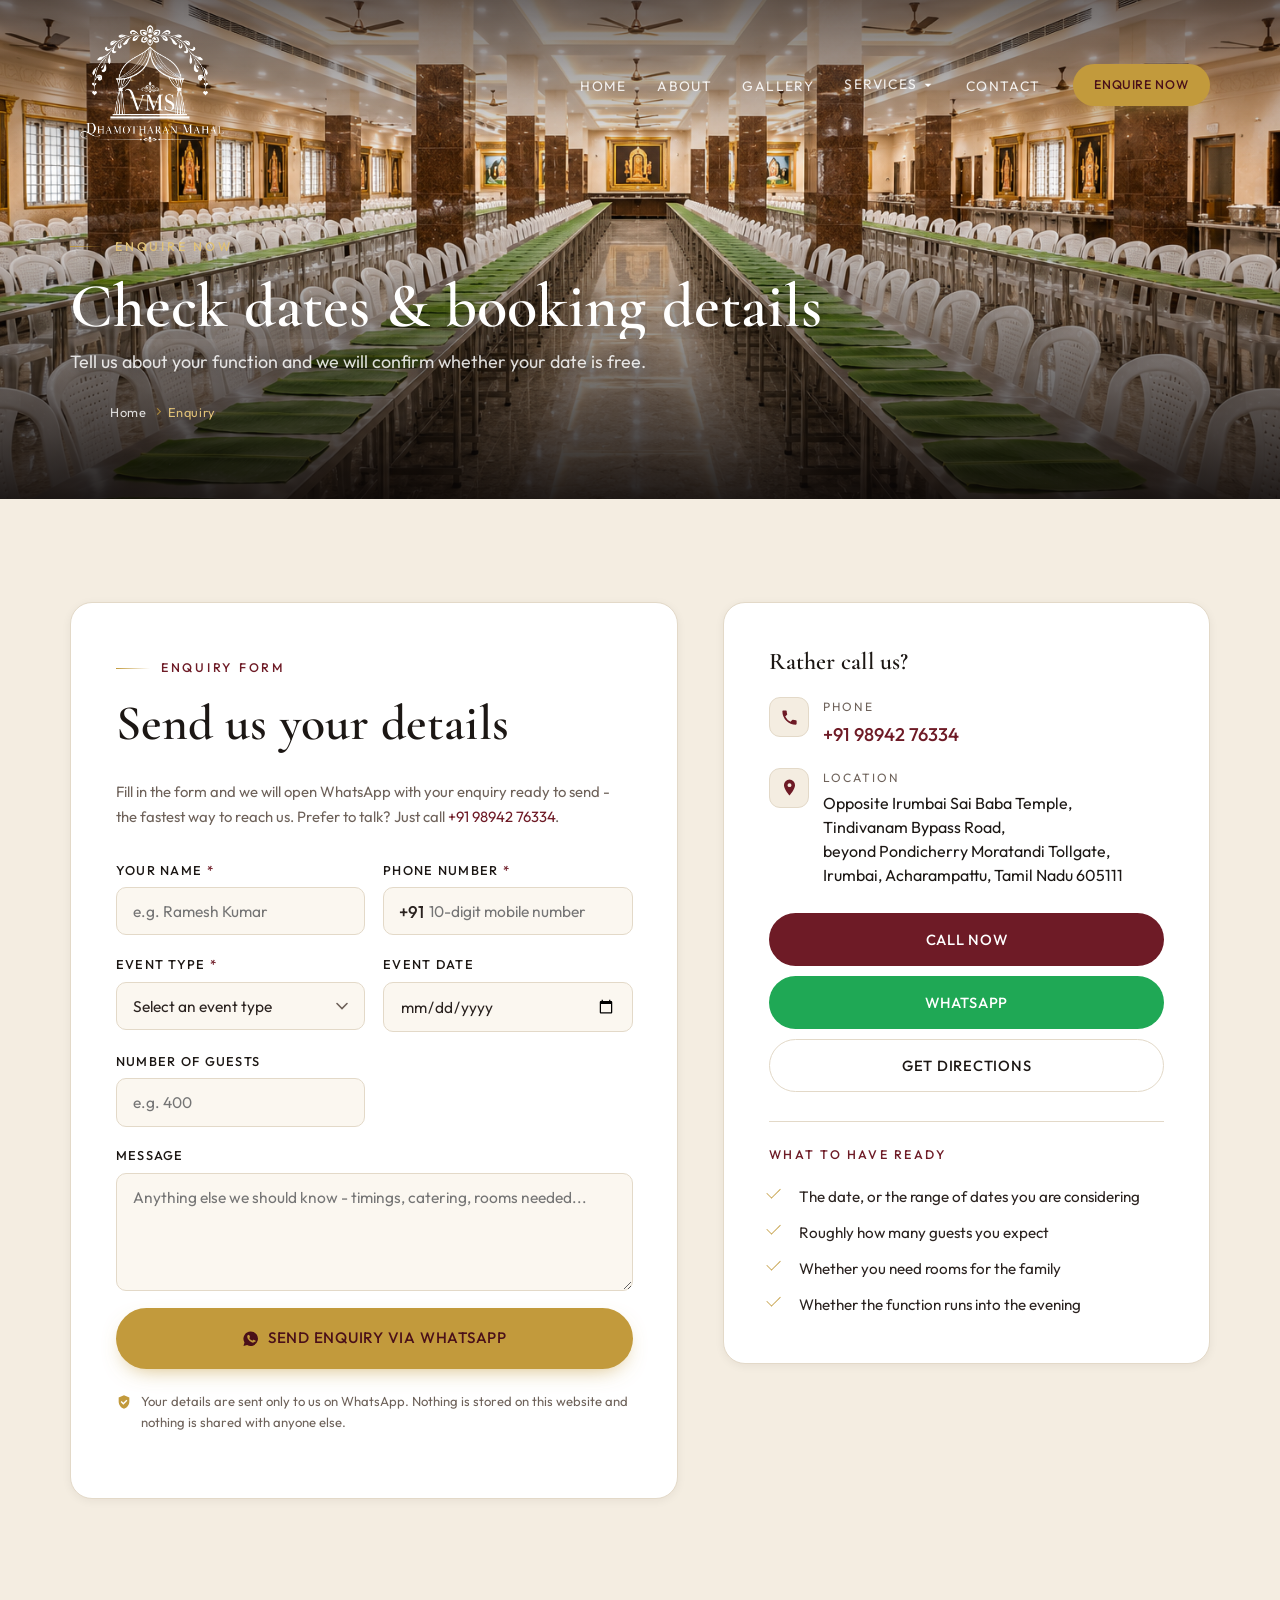
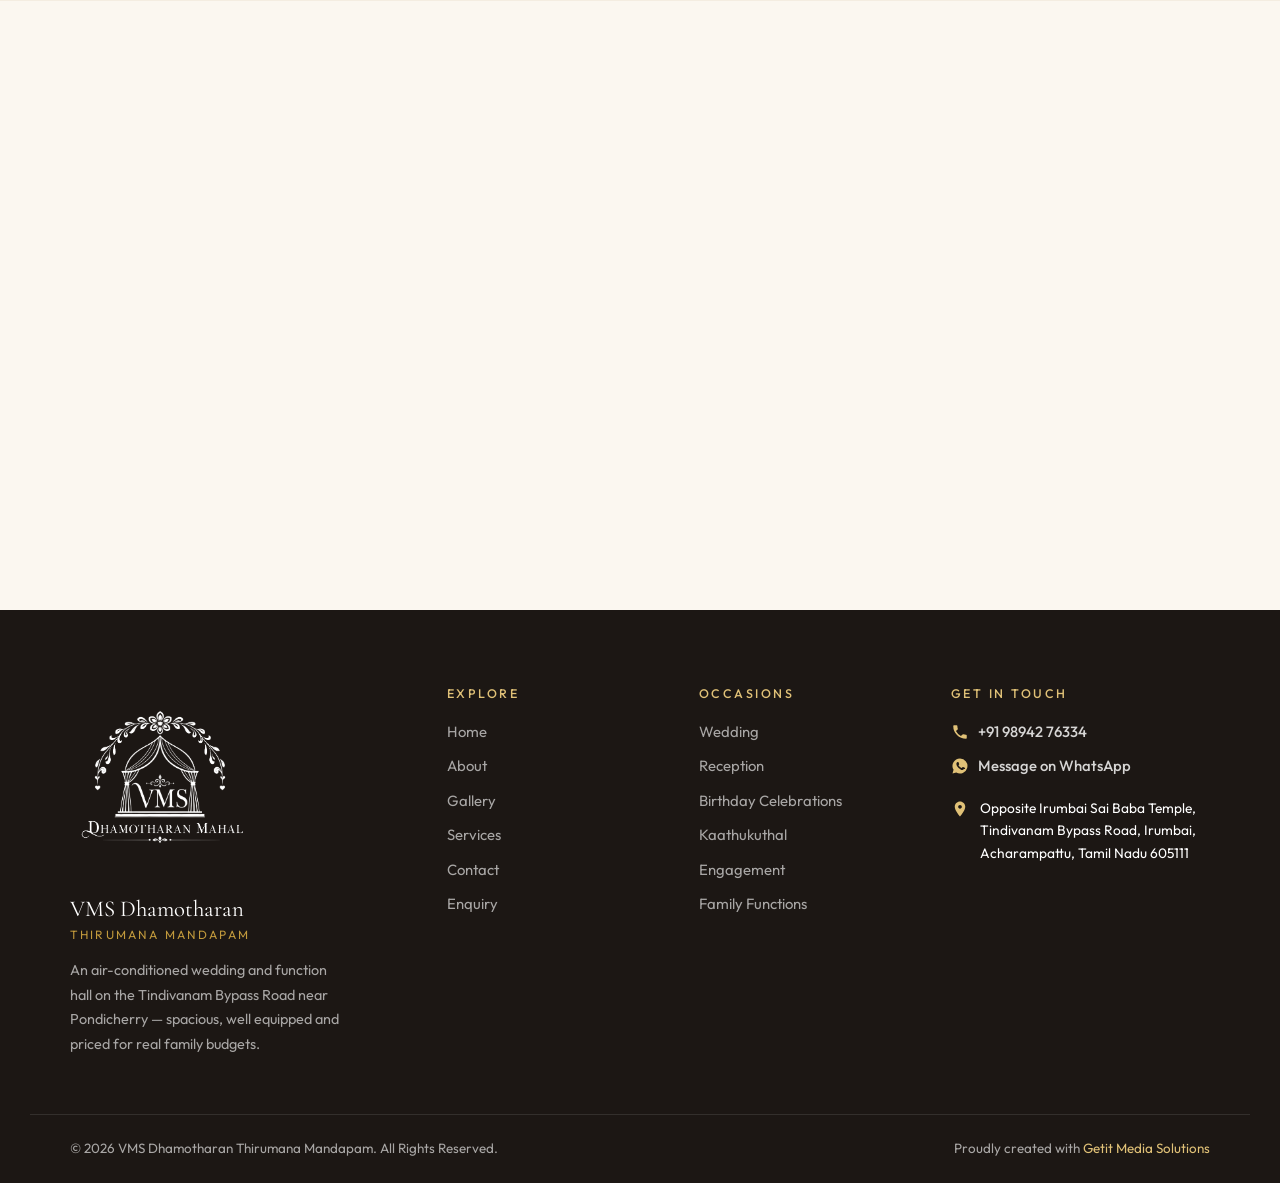
<file: enquiry.html>
<!DOCTYPE html>
<html lang="en">

<head>
  <meta charset="UTF-8">
  <meta name="viewport" content="width=device-width, initial-scale=1, viewport-fit=cover">
  <meta name="theme-color" content="#4A1019">

  <title>Enquire &amp; Check Availability | VMS Dhamotharan Thirumana Mandapam</title>
  <meta name="description"
    content="Check date availability at VMS Dhamotharan Thirumana Mandapam near Pondicherry. Fill in your event type, date and guest count and send the enquiry straight to us on WhatsApp, or call +91 98942 76334.">
  <link rel="canonical" href="enquiry.html">
  <meta name="robots" content="index, follow">

  <meta property="og:type" content="website">
  <meta property="og:site_name" content="VMS Dhamotharan Thirumana Mandapam">
  <meta property="og:title" content="Enquire &amp; Check Availability | VMS Dhamotharan Thirumana Mandapam">
  <meta property="og:description"
    content="Send us your event date and guest count — we will confirm availability and booking details.">
  <meta property="og:image" content="assets/images/optimized/hero-night-1600.webp">
  <meta property="og:locale" content="en_IN">
  <meta name="twitter:card" content="summary_large_image">

  <link rel="icon"
    href="data:image/svg+xml,%3Csvg xmlns='http://www.w3.org/2000/svg' viewBox='0 0 32 32'%3E%3Crect width='32' height='32' rx='7' fill='%234A1019'/%3E%3Ctext x='16' y='22' font-family='Georgia,serif' font-size='14' font-weight='700' fill='%23C29A3C' text-anchor='middle'%3EV%3C/text%3E%3C/svg%3E">

  <link rel="preconnect" href="https://fonts.googleapis.com">
  <link rel="preconnect" href="https://fonts.gstatic.com" crossorigin>
  <link
    href="https://fonts.googleapis.com/css2?family=Cormorant+Garamond:ital,wght@0,300;0,400;0,500;0,600;0,700;1,400&family=Outfit:wght@100..900&family=Noto+Sans+Tamil:wght@400;600&display=swap"
    rel="stylesheet">
  <link rel="stylesheet" href="css/style.css?v=5">

  <script type="application/ld+json">
{
  "@context": "https://schema.org",
  "@type": "BreadcrumbList",
  "itemListElement": [
    { "@type": "ListItem", "position": 1, "name": "Home", "item": "index.html" },
    { "@type": "ListItem", "position": 2, "name": "Enquiry", "item": "enquiry.html" }
  ]
}
</script>
</head>

<body>

  <a class="skip-link" href="#main">Skip to main content</a>

  <header class="site-header" id="header">
    <div class="shell header-inner">
      <a class="brand" href="index.html" aria-label="VMS Dhamotharan Thirumana Mandapam — home">
        <span class="brand-mark" aria-hidden="true">
          <img src="assets/images/vms-logo.png" alt="VMS Logo" class="brand-logo-img">
        </span>
        <span class="brand-words">
          <span class="brand-name">VMS Dhamotharan</span>
          <span class="brand-sub">Thirumana Mandapam</span>
        </span>
      </a>

      <nav class="nav" id="nav" aria-label="Primary">
        <ul class="nav-list">
          <li><a href="index.html" class="nav-link">Home</a></li>
          <li><a href="about.html" class="nav-link">About</a></li>
          <li><a href="gallery.html" class="nav-link">Gallery</a></li>
          <li class="has-dropdown">
            <a href="services.html" class="nav-link">Services</a>
            <ul class="dropdown-menu">
              <li><a href="wedding.html">Wedding</a></li>
              <li><a href="reception.html">Reception</a></li>
              <li><a href="birthday-celebrations.html">Birthday Celebrations</a></li>
              <li><a href="kaathukuthal.html">Kaathukuthal</a></li>
              <li><a href="engagement.html">Engagement</a></li>
              <li><a href="family-functions.html">Family Functions</a></li>
            </ul>
          </li>
          <li><a href="contact.html" class="nav-link">Contact</a></li>
        </ul>
        <a href="enquiry.html" class="btn btn-gold nav-cta" aria-current="page">Enquire Now</a>
      </nav>

      <button class="nav-toggle" id="navToggle" aria-label="Open menu" aria-expanded="false" aria-controls="nav">
        <span class="nav-toggle-bars" aria-hidden="true"><i></i><i></i><i></i></span>
      </button>
    </div>
  </header>
  <div class="nav-scrim" id="navScrim" hidden></div>

  <main id="main">

    <section class="page-hero">
      <div class="page-hero-media">
        <img src="assets/images/hero/majestic-dining-hall.png" width="1537" height="1023" fetchpriority="high"
          decoding="async" alt="The mandapam illuminated at night for a function">
      </div>
      <div class="shell">
        <p class="eyebrow reveal"><span class="eyebrow-rule" aria-hidden="true"></span> Enquire Now</p>
        <h1 class="page-hero-title reveal" data-delay="1">Check dates &amp; booking details</h1>
        <p class="page-hero-lede reveal" data-delay="2">
          Tell us about your function and we will confirm whether your date is free.
        </p>
        <ol class="crumbs reveal" data-delay="3">
          <li><a href="index.html">Home</a></li>
          <li><span aria-current="page">Enquiry</span></li>
        </ol>
      </div>
    </section>

    <!-- ============ FORM + SIDEBAR ============ -->
    <section class="section enquire-sec" aria-labelledby="enq-h">
      <div class="shell enquire-grid">

        <div class="enquire-form-wrap reveal">
          <header>
            <p class="eyebrow"><span class="eyebrow-rule" aria-hidden="true"></span> Enquiry Form</p>
            <h2 class="h2" id="enq-h">Send us your details</h2>
            <p class="form-note">
              Fill in the form and we will open WhatsApp with your enquiry ready to send -
              the fastest way to reach us. Prefer to talk? Just call
              <a href="tel:+919894276334">+91 98942 76334</a>.
            </p>
          </header>

          <form class="form" id="enquiryForm" novalidate>
            <div class="field">
              <label for="f-name">Your Name <span class="req" aria-hidden="true">*</span></label>
              <input type="text" id="f-name" name="name" autocomplete="name" required minlength="3" maxlength="50"
                pattern="[a-zA-Z\s]+" title="Please enter a valid name (letters and spaces only)."
                aria-describedby="e-name" placeholder="e.g. Ramesh Kumar">
              <p class="err" id="e-name" role="alert" hidden></p>
            </div>

            <div class="field">
              <label for="f-phone">Phone Number <span class="req" aria-hidden="true">*</span></label>
              <div class="input-prefix">
                <span class="prefix-txt">+91</span>
                <input type="tel" id="f-phone" name="phone" inputmode="numeric" autocomplete="tel" required
                  minlength="10" maxlength="10" pattern="[0-9]{10}" title="Please enter exactly 10 digits."
                  aria-describedby="e-phone" placeholder="10-digit mobile number"
                  oninput="this.value = this.value.replace(/[^0-9]/g, '')">
              </div>
              <p class="err" id="e-phone" role="alert" hidden></p>
            </div>

            <div class="field">
              <label for="f-event">Event Type <span class="req" aria-hidden="true">*</span></label>
              <select id="f-event" name="event" required aria-describedby="e-event">
                <option value="">Select an event type</option>
                <option>Wedding</option>
                <option>Reception</option>
                <option>Birthday</option>
                <option>Kaathukuthal</option>
                <option>Engagement</option>
                <option>Family Function</option>
                <option>Other</option>
              </select>
              <p class="err" id="e-event" role="alert" hidden></p>
            </div>

            <div class="field">
              <label for="f-date">Event Date</label>
              <input type="date" id="f-date" name="date" aria-describedby="e-date">
              <p class="err" id="e-date" role="alert" hidden></p>
            </div>

            <div class="field">
              <label for="f-guests">Number of Guests</label>
              <input type="number" id="f-guests" name="guests" min="1" max="5000" step="1" aria-describedby="e-guests"
                placeholder="e.g. 400">
              <p class="err" id="e-guests" role="alert" hidden></p>
            </div>

            <div class="field field-full">
              <label for="f-msg">Message</label>
              <textarea id="f-msg" name="message" rows="4"
                placeholder="Anything else we should know - timings, catering, rooms needed..."></textarea>
            </div>

            <div class="field field-full form-submit">
              <button type="submit" class="btn btn-gold btn-lg btn-block">
                <svg class="ico" viewBox="0 0 24 24" aria-hidden="true">
                  <path
                    d="M12 2a10 10 0 0 0-8.6 15.1L2 22l5-1.3A10 10 0 1 0 12 2Zm5.3 14.1c-.2.6-1.3 1.2-1.8 1.2-.5.1-1 .1-1.7-.1a12 12 0 0 1-5.6-4.9c-.4-.6-1-1.6-1-3s.7-2 1-2.3a1 1 0 0 1 .8-.3h.5c.2 0 .4 0 .6.5l.8 2c.1.2.1.4 0 .6l-.4.5-.3.3c-.1.2-.3.3-.1.6a8.5 8.5 0 0 0 3.9 3.3c.3.1.5.1.7-.1l.9-1c.2-.2.3-.2.6-.1l2 1c.3.1.5.2.5.3.1.2.1.9-.1 1.5Z" />
                </svg>
                Send Enquiry via WhatsApp
              </button>
              <p class="form-privacy">
                <svg viewBox="0 0 24 24" aria-hidden="true">
                  <path
                    d="M12 2 4 5.3v6c0 5 3.4 9.6 8 10.7 4.6-1.1 8-5.7 8-10.7v-6L12 2Zm-1 14-4-4 1.4-1.4L11 13.2l4.6-4.6L17 10l-6 6Z" />
                </svg>
                Your details are sent only to us on WhatsApp. Nothing is stored on this website and nothing is shared
                with anyone else.
              </p>
              <p class="form-status" id="formStatus" role="status" aria-live="polite"></p>
            </div>
          </form>
        </div>

        <aside class="contact-card reveal" data-delay="1" aria-labelledby="side-h">
          <h2 class="h3" id="side-h">Rather call us?</h2>

          <ul class="contact-list">
            <li>
              <span class="contact-ico" aria-hidden="true"><svg viewBox="0 0 24 24">
                  <path
                    d="M6.6 10.8a15.1 15.1 0 0 0 6.6 6.6l2.2-2.2a1 1 0 0 1 1-.25 11.4 11.4 0 0 0 3.6.58 1 1 0 0 1 1 1V20a1 1 0 0 1-1 1A17 17 0 0 1 3 4a1 1 0 0 1 1-1h3.5a1 1 0 0 1 1 1 11.4 11.4 0 0 0 .58 3.6 1 1 0 0 1-.25 1Z" />
                </svg></span>
              <div>
                <span class="contact-k">Phone</span>
                <a class="contact-v" href="tel:+919894276334">+91 98942 76334</a>
              </div>
            </li>
            <li>
              <span class="contact-ico" aria-hidden="true"><svg viewBox="0 0 24 24">
                  <path
                    d="M12 2a7 7 0 0 0-7 7c0 5 7 13 7 13s7-8 7-13a7 7 0 0 0-7-7Zm0 9.5A2.5 2.5 0 1 1 12 6.5a2.5 2.5 0 0 1 0 5Z" />
                </svg></span>
              <div>
                <span class="contact-k">Location</span>
                <address class="contact-v">
                  Opposite Irumbai Sai Baba Temple,<br>
                  Tindivanam Bypass Road,<br>
                  beyond Pondicherry Moratandi Tollgate,<br>
                  Irumbai, Acharampattu, Tamil Nadu 605111
                </address>
              </div>
            </li>
          </ul>

          <div class="contact-actions">
            <a href="tel:+919894276334" class="btn btn-maroon btn-block">Call Now</a>
            <a href="https://wa.me/919894276334?text=Hello%20VMS%20Dhamotharan%20Thirumana%20Mandapam%2C%20I%20would%20like%20to%20enquire%20about%20booking%20the%20hall."
              target="_blank" rel="noopener" class="btn btn-whatsapp btn-block">WhatsApp</a>
            <a href="https://maps.app.goo.gl/6HmaUfeiSNMeDCNu9" target="_blank" rel="noopener"
              class="btn btn-outline-dark btn-block">Get Directions</a>
          </div>

          <div class="side-note">
            <h3 class="side-note-h">What to have ready</h3>
            <ul class="tick-list">
              <li>The date, or the range of dates you are considering</li>
              <li>Roughly how many guests you expect</li>
              <li>Whether you need rooms for the family</li>
              <li>Whether the function runs into the evening</li>
            </ul>
          </div>
        </aside>
      </div>
    </section>

    <!-- ============ PROCESS ============ -->
    <section class="section process" aria-labelledby="proc-h">
      <div class="shell">
        <header class="section-head">
          <p class="eyebrow reveal"><span class="eyebrow-rule" aria-hidden="true"></span> What Happens Next</p>
          <h2 class="h2 reveal" data-delay="1" id="proc-h">Four simple steps to your date</h2>
        </header>

        <ol class="proc-grid">
          <li class="proc-step reveal">
            <span class="proc-num" aria-hidden="true">01</span>
            <h3 class="proc-t">Send your enquiry</h3>
            <p class="proc-d">Your details reach us directly on WhatsApp, or call if you prefer to talk it through.</p>
          </li>
          <li class="proc-step reveal" data-delay="1">
            <span class="proc-num" aria-hidden="true">02</span>
            <h3 class="proc-t">Check availability</h3>
            <p class="proc-d">We confirm whether your date is free and talk through what your function will need.</p>
          </li>
          <li class="proc-step reveal" data-delay="2">
            <span class="proc-num" aria-hidden="true">03</span>
            <h3 class="proc-t">Visit the mandapam</h3>
            <p class="proc-d">Come and see the hall, dining area and rooms in person before you decide anything.</p>
          </li>
          <li class="proc-step reveal" data-delay="3">
            <span class="proc-num" aria-hidden="true">04</span>
            <h3 class="proc-t">Confirm &amp; celebrate</h3>
            <p class="proc-d">Reserve your date, and we make sure the venue is ready for your family on the day.</p>
          </li>
        </ol>
      </div>
    </section>

  </main>

  <footer class="site-footer">
    <div class="shell footer-grid">
      <div class="footer-brand">
        <span class="brand-mark brand-mark-lg" aria-hidden="true">
          <img src="assets/images/vms-logo.png" alt="VMS Logo" class="brand-logo-img brand-logo-footer">
        </span>
        <p class="footer-name">VMS Dhamotharan<br><span>Thirumana Mandapam</span></p>

        <p class="footer-desc">
          An air-conditioned wedding and function hall on the Tindivanam Bypass Road near
          Pondicherry — spacious, well equipped and priced for real family budgets.
        </p>
      </div>

      <nav class="footer-col" aria-label="Footer navigation">
        <h2 class="footer-h">Explore</h2>
        <ul>
          <li><a href="index.html">Home</a></li>
          <li><a href="about.html">About</a></li>
          <li><a href="gallery.html">Gallery</a></li>
          <li><a href="services.html">Services</a></li>
          <li><a href="contact.html">Contact</a></li>
          <li><a href="enquiry.html">Enquiry</a></li>
        </ul>
      </nav>

      <div class="footer-col">
        <h2 class="footer-h">Occasions</h2>
        <ul>
          <li><a href="wedding.html">Wedding</a></li>
          <li><a href="reception.html">Reception</a></li>
          <li><a href="birthday-celebrations.html">Birthday Celebrations</a></li>
          <li><a href="kaathukuthal.html">Kaathukuthal</a></li>
          <li><a href="engagement.html">Engagement</a></li>
          <li><a href="family-functions.html">Family Functions</a></li>
        </ul>
      </div>

      <div class="footer-col">
        <h2 class="footer-h">Get in Touch</h2>
        <ul class="footer-contact">
          <li>
            <svg class="fc-icon" viewBox="0 0 24 24" aria-hidden="true" fill="currentColor">
              <path
                d="M6.6 10.8a15.1 15.1 0 0 0 6.6 6.6l2.2-2.2a1 1 0 0 1 1-.25 11.4 11.4 0 0 0 3.6.58 1 1 0 0 1 1 1V20a1 1 0 0 1-1 1A17 17 0 0 1 3 4a1 1 0 0 1 1-1h3.5a1 1 0 0 1 1 1 11.4 11.4 0 0 0 .58 3.6 1 1 0 0 1-.25 1Z" />
            </svg>
            <a href="tel:+919894276334">+91 98942 76334</a>
          </li>
          <li>
            <svg class="fc-icon" viewBox="0 0 24 24" aria-hidden="true" fill="currentColor">
              <path
                d="M12 2a10 10 0 0 0-8.6 15.1L2 22l5-1.3A10 10 0 1 0 12 2Zm5.3 14.1c-.2.6-1.3 1.2-1.8 1.2-.5.1-1 .1-1.7-.1a12 12 0 0 1-5.6-4.9c-.4-.6-1-1.6-1-3s.7-2 1-2.3a1 1 0 0 1 .8-.3h.5c.2 0 .4 0 .6.5l.8 2c.1.2.1.4 0 .6l-.4.5-.3.3c-.1.2-.3.3-.1.6a8.5 8.5 0 0 0 3.9 3.3c.3.1.5.1.7-.1l.9-1c.2-.2.3-.2.6-.1l2 1c.3.1.5.2.5.3.1.2.1.9-.1 1.5Z" />
            </svg>
            <a href="https://wa.me/919894276334" target="_blank" rel="noopener">Message on WhatsApp</a>
          </li>
        </ul>
        <p class="footer-addr">
          <svg class="fc-icon" viewBox="0 0 24 24" aria-hidden="true" fill="currentColor">
            <path
              d="M12 2C8.13 2 5 5.13 5 9c0 5.25 7 13 7 13s7-7.75 7-13c0-3.87-3.13-7-7-7zm0 9.5c-1.38 0-2.5-1.12-2.5-2.5s1.12-2.5 2.5-2.5 2.5 1.12 2.5 2.5-1.12 2.5-2.5 2.5z" />
          </svg>
          <a href="https://maps.app.goo.gl/6HmaUfeiSNMeDCNu9" target="_blank" rel="noopener">Opposite Irumbai Sai Baba
            Temple,<br>
            Tindivanam Bypass Road, Irumbai,<br>
            Acharampattu, Tamil Nadu 605111</a>
        </p>
      </div>
    </div>

    <div class="shell footer-bottom">
      <p>&copy; <span id="year">2026</span> VMS Dhamotharan Thirumana Mandapam. All Rights Reserved.</p>
      <p>Proudly created with <a href="https://www.getitmediasolutions.com/" target="_blank" rel="noopener">Getit Media
          Solutions</a></p>
    </div>
  </footer>

  <div class="dock" aria-label="Quick contact">
    <a class="dock-btn dock-call" href="tel:+919894276334">
      <svg viewBox="0 0 24 24" aria-hidden="true">
        <path
          d="M6.6 10.8a15.1 15.1 0 0 0 6.6 6.6l2.2-2.2a1 1 0 0 1 1-.25 11.4 11.4 0 0 0 3.6.58 1 1 0 0 1 1 1V20a1 1 0 0 1-1 1A17 17 0 0 1 3 4a1 1 0 0 1 1-1h3.5a1 1 0 0 1 1 1 11.4 11.4 0 0 0 .58 3.6 1 1 0 0 1-.25 1Z" />
      </svg>
      <span>Call</span>
    </a>
    <a class="dock-btn dock-wa"
      href="https://wa.me/919894276334?text=Hello%20VMS%20Dhamotharan%20Thirumana%20Mandapam%2C%20I%20would%20like%20to%20enquire%20about%20booking%20the%20hall."
      target="_blank" rel="noopener">
      <svg viewBox="0 0 24 24" aria-hidden="true">
        <path
          d="M12 2a10 10 0 0 0-8.6 15.1L2 22l5-1.3A10 10 0 1 0 12 2Zm5.3 14.1c-.2.6-1.3 1.2-1.8 1.2-.5.1-1 .1-1.7-.1a12 12 0 0 1-5.6-4.9c-.4-.6-1-1.6-1-3s.7-2 1-2.3a1 1 0 0 1 .8-.3h.5c.2 0 .4 0 .6.5l.8 2c.1.2.1.4 0 .6l-.4.5-.3.3c-.1.2-.3.3-.1.6a8.5 8.5 0 0 0 3.9 3.3c.3.1.5.1.7-.1l.9-1c.2-.2.3-.2.6-.1l2 1c.3.1.5.2.5.3.1.2.1.9-.1 1.5Z" />
      </svg>
      <span>WhatsApp</span>
    </a>
  </div>

  <script src="js/script.js?v=5" defer></script>
  <a href="https://wa.me/919894276334?text=Hello%20VMS%20Dhamotharan%20Thirumana%20Mandapam%2C%20I%20would%20like%20to%20enquire%20about%20booking%20the%20hall."
    target="_blank" rel="noopener" class="floating-wa" aria-label="Chat on WhatsApp">
    <svg viewBox="0 0 24 24" aria-hidden="true">
      <path
        d="M12 2a10 10 0 0 0-8.6 15.1L2 22l5-1.3A10 10 0 1 0 12 2Zm5.3 14.1c-.2.6-1.3 1.2-1.8 1.2-.5.1-1 .1-1.7-.1a12 12 0 0 1-5.6-4.9c-.4-.6-1-1.6-1-3s.7-2 1-2.3a1 1 0 0 1 .8-.3h.5c.2 0 .4 0 .6.5l.8 2c.1.2.1.4 0 .6l-.4.5-.3.3c-.1.2-.3.3-.1.6a8.5 8.5 0 0 0 3.9 3.3c.3.1.5.1.7-.1l.9-1c.2-.2.3-.2.6-.1l2 1c.3.1.5.2.5.3.1.2.1.9-.1 1.5Z" />
    </svg>
  </a>
</body>

</html>
</file>
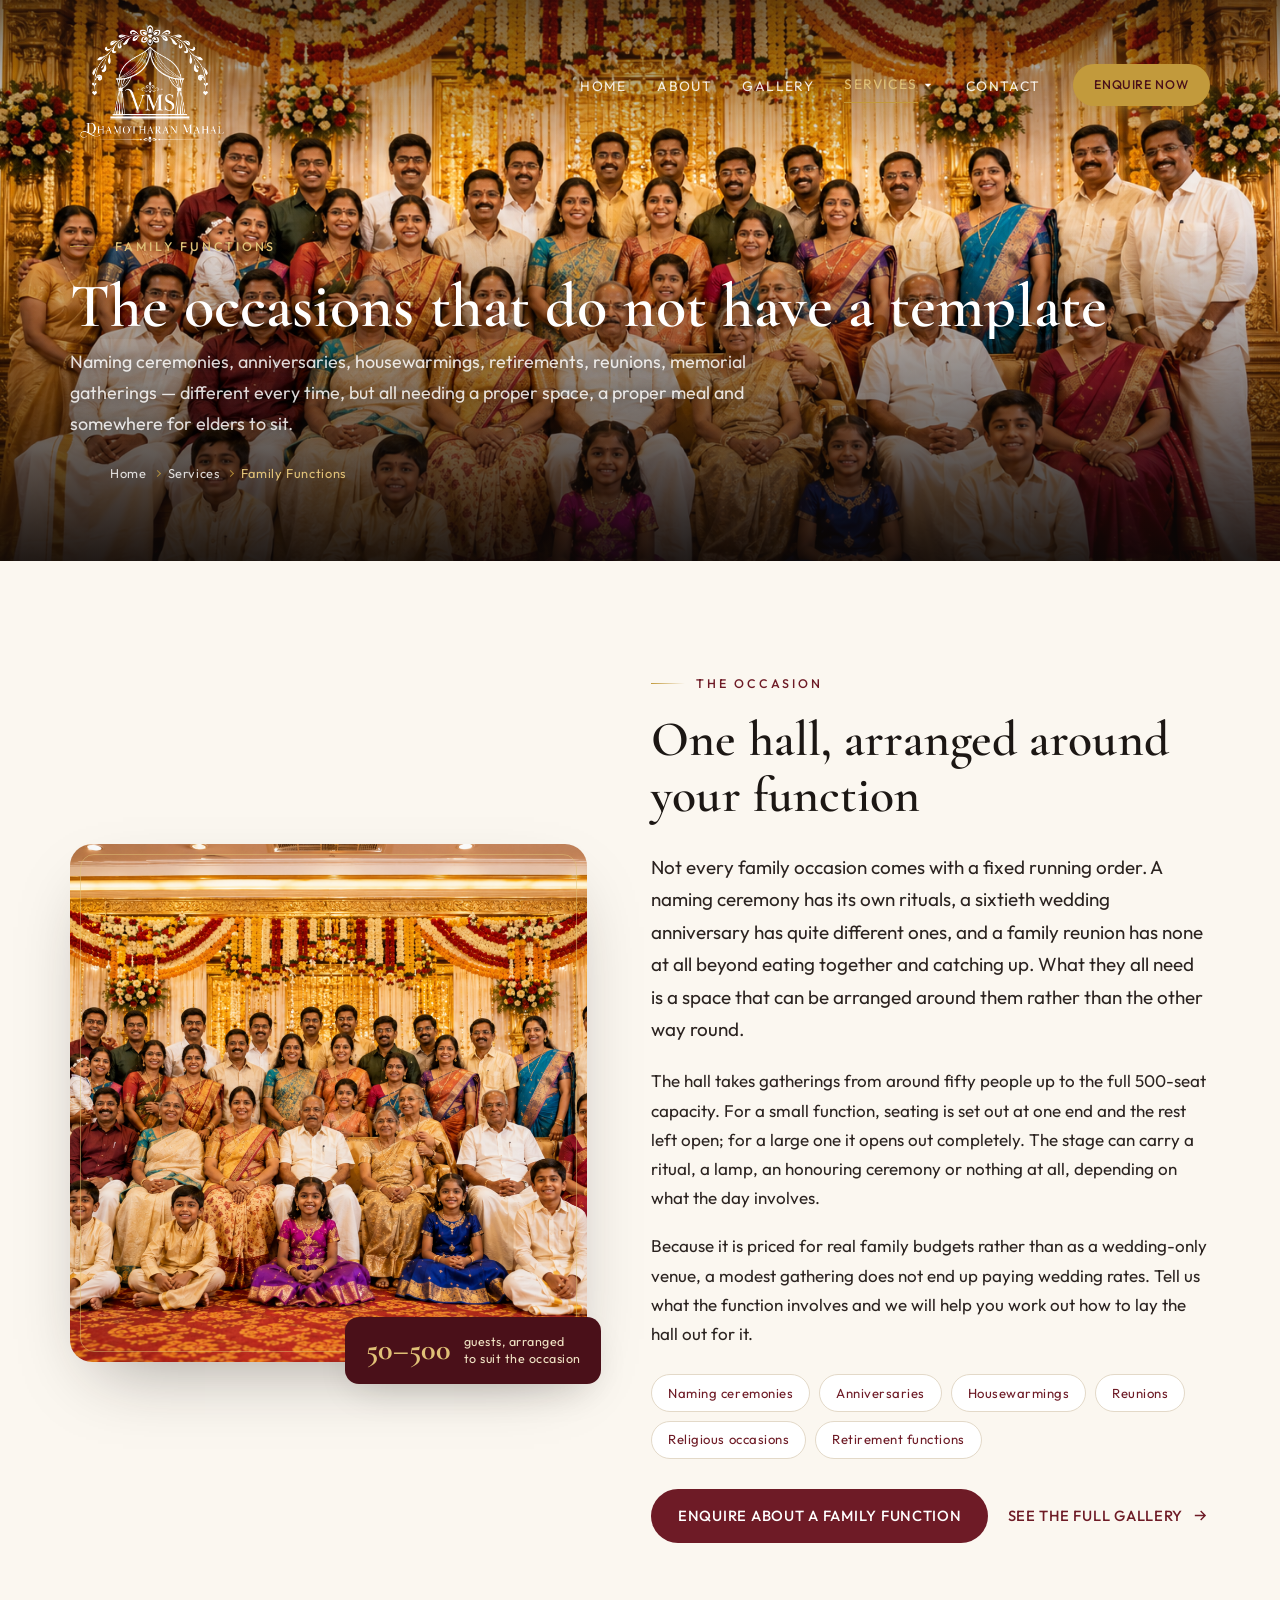
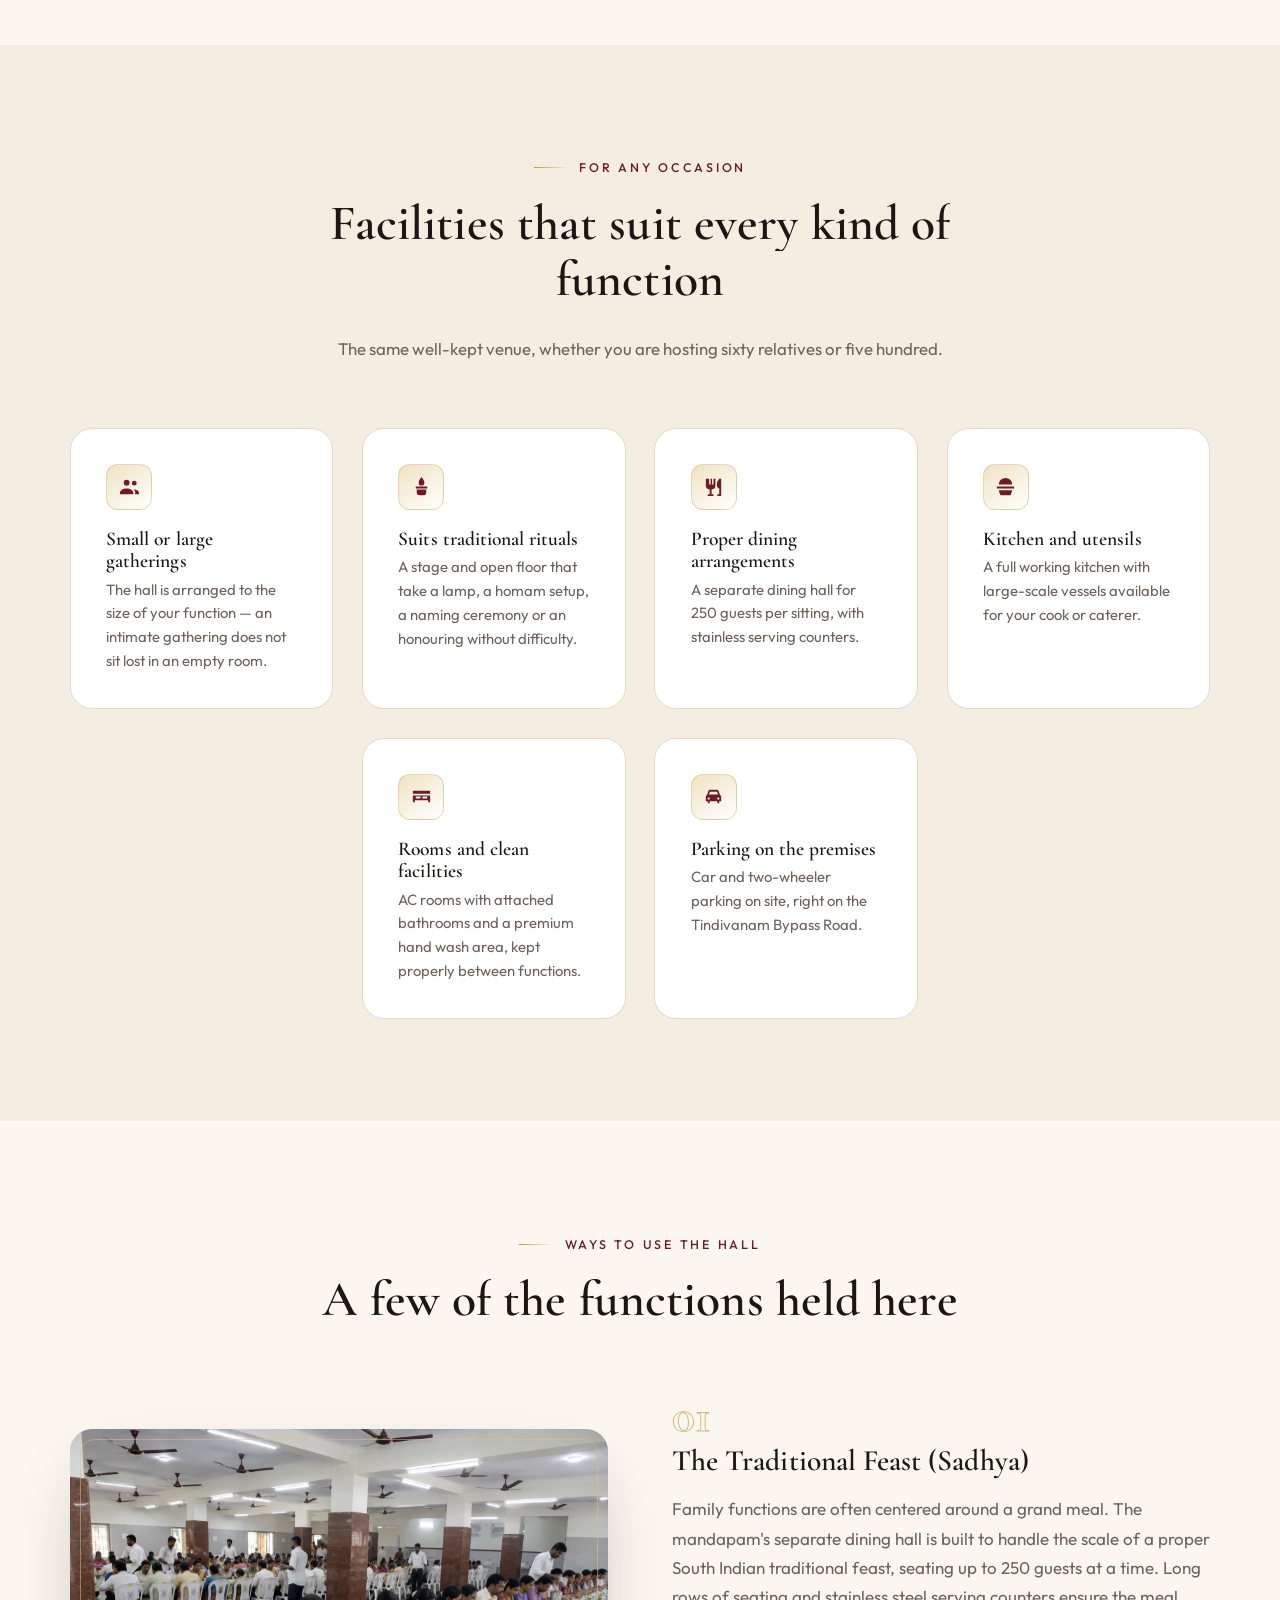
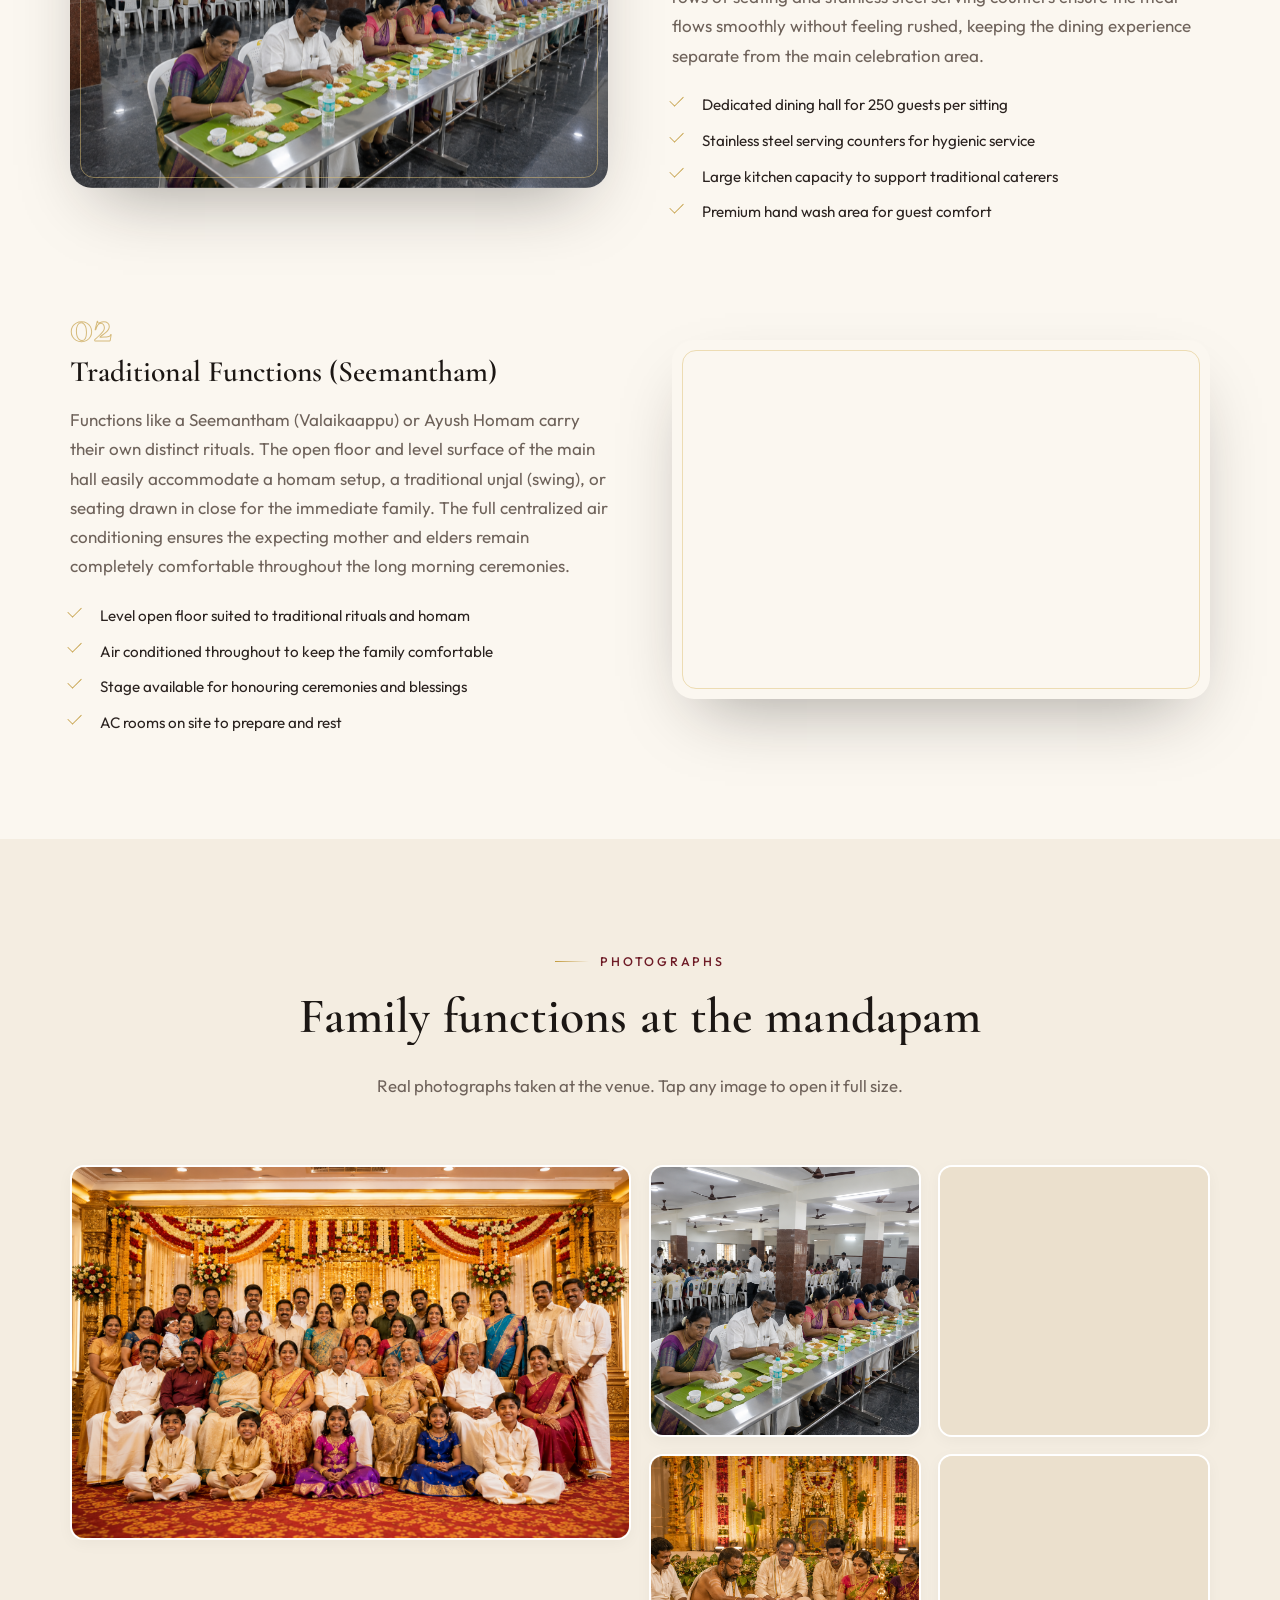
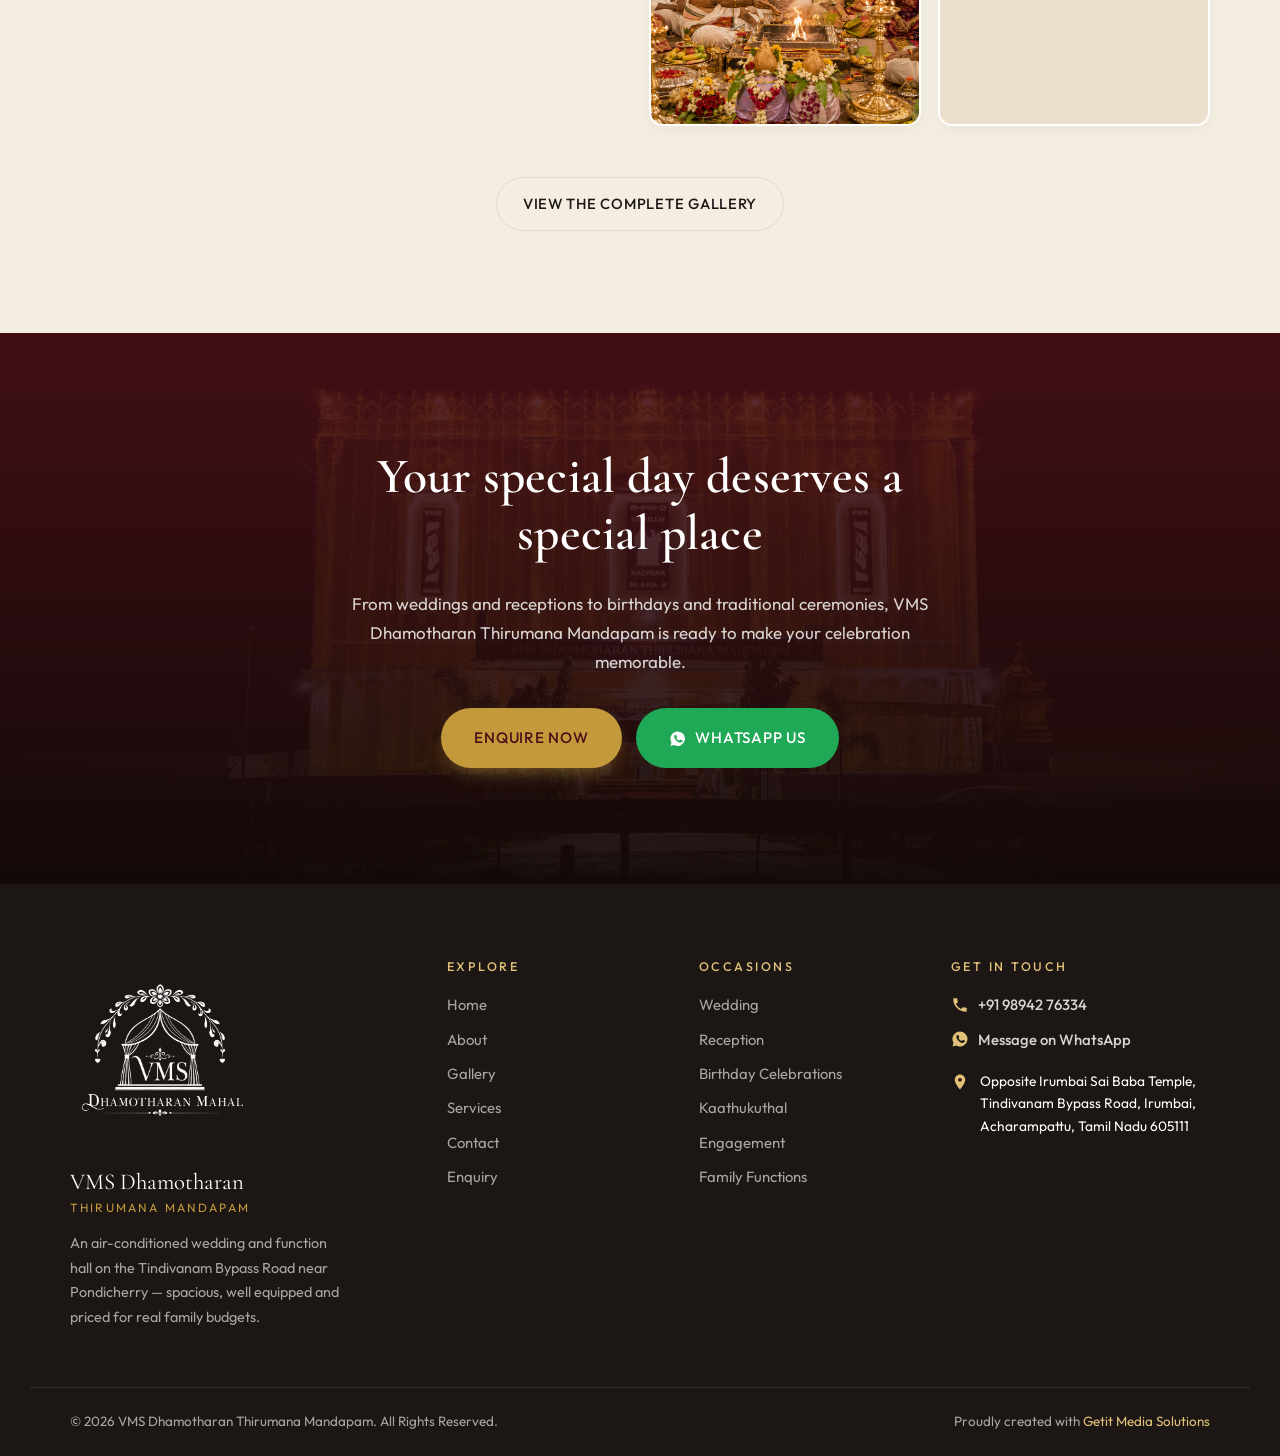
<file: family-functions.html>
<!DOCTYPE html>
<html lang="en">

<head>
  <meta charset="UTF-8">
  <meta name="viewport" content="width=device-width, initial-scale=1, viewport-fit=cover">
  <meta name="theme-color" content="#4A1019">

  <title>Family Function Hall Near Pondicherry | VMS Dhamotharan Thirumana Mandapam</title>
  <meta name="description"
    content="A flexible air-conditioned hall near Pondicherry for naming ceremonies, anniversaries, housewarmings, reunions and religious family occasions — dining for 250, rooms and parking on site.">
  <link rel="canonical" href="family-functions.html">

  <meta property="og:type" content="website">
  <meta property="og:site_name" content="VMS Dhamotharan Thirumana Mandapam">
  <meta property="og:title" content="Family Function Hall Near Pondicherry | VMS Dhamotharan Thirumana Mandapam">
  <meta property="og:description"
    content="A flexible air-conditioned hall near Pondicherry for naming ceremonies, anniversaries, housewarmings, reunions and religious family occasions — dining for 250, rooms and parking on site.">
  <meta property="og:image" content="assets/images/services/family-functions/new_family_function_1.png">
  <meta property="og:locale" content="en_IN">
  <meta name="twitter:card" content="summary_large_image">

  <link rel="icon"
    href="data:image/svg+xml,%3Csvg xmlns='http://www.w3.org/2000/svg' viewBox='0 0 32 32'%3E%3Crect width='32' height='32' rx='7' fill='%234A1019'/%3E%3Ctext x='16' y='22' font-family='Georgia,serif' font-size='14' font-weight='700' fill='%23C29A3C' text-anchor='middle'%3EV%3C/text%3E%3C/svg%3E">

  <link rel="preconnect" href="https://fonts.googleapis.com">
  <link rel="preconnect" href="https://fonts.gstatic.com" crossorigin>
  <link
    href="https://fonts.googleapis.com/css2?family=Cormorant+Garamond:ital,wght@0,300;0,400;0,500;0,600;0,700;1,400&family=Outfit:wght@100..900&family=Noto+Sans+Tamil:wght@400;600&display=swap"
    rel="stylesheet">
  <link rel="stylesheet" href="css/style.css?v=5">

  <script type="application/ld+json">
{
  "@context": "https://schema.org",
  "@type": "BreadcrumbList",
  "itemListElement": [
    { "@type": "ListItem", "position": 1, "name": "Home", "item": "index.html" },
    { "@type": "ListItem", "position": 2, "name": "Services", "item": "services.html" },
    { "@type": "ListItem", "position": 3, "name": "Family Functions", "item": "family-functions.html" }
  ]
}
</script>
  <script type="application/ld+json">
{
  "@context": "https://schema.org",
  "@type": "Service",
  "name": "Family Function Venue Hire",
  "serviceType": "Family Functions",
  "areaServed": "Pondicherry, Villupuram and Tindivanam, Tamil Nadu",
  "provider": {
    "@type": "EventVenue",
    "name": "VMS Dhamotharan Thirumana Mandapam",
    "telephone": "+919894276334",
    "address": {
      "@type": "PostalAddress",
      "streetAddress": "Opposite Irumbai Sai Baba Temple, Tindivanam Bypass Road, Irumbai",
      "addressLocality": "Acharampattu",
      "addressRegion": "Tamil Nadu",
      "postalCode": "605111",
      "addressCountry": "IN"
    }
  }
}
</script>
</head>

<body>

  <a class="skip-link" href="#main">Skip to main content</a>

  <header class="site-header" id="header">
    <div class="shell header-inner">
      <a class="brand" href="index.html" aria-label="VMS Dhamotharan Thirumana Mandapam — home">
        <span class="brand-mark" aria-hidden="true">
          <img src="assets/images/vms-logo.png" alt="VMS Logo" class="brand-logo-img">
        </span>
        <span class="brand-words">
          <span class="brand-name">VMS Dhamotharan</span>
          <span class="brand-sub">Thirumana Mandapam</span>
        </span>
      </a>

      <nav class="nav" id="nav" aria-label="Primary">
        <ul class="nav-list">
          <li><a href="index.html" class="nav-link">Home</a></li>
          <li><a href="about.html" class="nav-link">About</a></li>
          <li><a href="gallery.html" class="nav-link">Gallery</a></li>
          <li class="has-dropdown">
            <a href="services.html" class="nav-link is-active">Services</a>
            <ul class="dropdown-menu">
              <li><a href="wedding.html">Wedding</a></li>
              <li><a href="reception.html">Reception</a></li>
              <li><a href="birthday-celebrations.html">Birthday Celebrations</a></li>
              <li><a href="kaathukuthal.html">Kaathukuthal</a></li>
              <li><a href="engagement.html">Engagement</a></li>
              <li><a href="family-functions.html" aria-current="page">Family Functions</a></li>
            </ul>
          </li>
          <li><a href="contact.html" class="nav-link">Contact</a></li>
        </ul>
        <a href="enquiry.html" class="btn btn-gold nav-cta">Enquire Now</a>
      </nav>

      <button class="nav-toggle" id="navToggle" aria-label="Open menu" aria-expanded="false" aria-controls="nav">
        <span class="nav-toggle-bars" aria-hidden="true"><i></i><i></i><i></i></span>
      </button>
    </div>
  </header>
  <div class="nav-scrim" id="navScrim" hidden></div>

  <main id="main">

    <!-- ============ HERO ============ -->
    <section class="page-hero">
      <div class="page-hero-media">
        <img src="assets/images/services/family-functions/new_family_function_1.png" width="1376" height="768"
          fetchpriority="high" decoding="async"
          alt="Guests gathered at the flower-decorated main entrance of the mandapam">
      </div>
      <div class="shell">
        <p class="eyebrow reveal"><span class="eyebrow-rule" aria-hidden="true"></span> Family Functions</p>
        <h1 class="page-hero-title reveal" data-delay="1">The occasions that do not have a template</h1>
        <p class="page-hero-lede reveal" data-delay="2">
          Naming ceremonies, anniversaries, housewarmings, retirements, reunions, memorial gatherings — different every
          time, but all needing a proper space, a proper meal and somewhere for elders to sit.
        </p>
        <ol class="crumbs reveal" data-delay="3">
          <li><a href="index.html">Home</a></li>
          <li><a href="services.html">Services</a></li>
          <li><span aria-current="page">Family Functions</span></li>
        </ol>
      </div>
    </section>

    <!-- ============ INTRODUCTION ============ -->
    <section class="section" aria-labelledby="intro-h">
      <div class="shell about-grid">
        <div class="about-visual reveal">
          <div class="frame frame-gold">
            <img src="assets/images/services/family-functions/new_family_function_1.png" width="680" height="453"
              loading="lazy" decoding="async" alt="Guests being honoured with a shawl during a family function">
          </div>
          <div class="about-badge">
            <span class="about-badge-num">50–500</span>
            <span class="about-badge-txt">guests, arranged<br>to suit the occasion</span>
          </div>
        </div>

        <div class="about-body">
          <p class="eyebrow reveal"><span class="eyebrow-rule" aria-hidden="true"></span> The Occasion</p>
          <h2 class="h2 reveal" data-delay="1" id="intro-h">One hall, arranged around your function</h2>
          <p class="lede reveal" data-delay="2">Not every family occasion comes with a fixed running order. A naming
            ceremony has its own rituals, a sixtieth wedding anniversary has quite different ones, and a family reunion
            has none at all beyond eating together and catching up. What they all need is a space that can be arranged
            around them rather than the other way round.</p>
          <p class="reveal" data-delay="3">The hall takes gatherings from around fifty people up to the full 500-seat
            capacity. For a small function, seating is set out at one end and the rest left open; for a large one it
            opens out completely. The stage can carry a ritual, a lamp, an honouring ceremony or nothing at all,
            depending on what the day involves.</p>
          <p class="reveal" data-delay="4">Because it is priced for real family budgets rather than as a wedding-only
            venue, a modest gathering does not end up paying wedding rates. Tell us what the function involves and we
            will help you work out how to lay the hall out for it.</p>

          <div class="chip-row reveal" data-delay="5">
            <span class="chip">Naming ceremonies</span>
            <span class="chip">Anniversaries</span>
            <span class="chip">Housewarmings</span>
            <span class="chip">Reunions</span>
            <span class="chip">Religious occasions</span>
            <span class="chip">Retirement functions</span>
          </div>

          <div class="about-actions reveal" data-delay="6">
            <a href="enquiry.html" class="btn btn-maroon">Enquire About a Family Function</a>
            <a href="gallery.html" class="btn btn-link">
              See the full gallery
              <svg class="ico" viewBox="0 0 24 24" aria-hidden="true">
                <path d="M13 5l7 7-7 7-1.4-1.4L16.2 13H4v-2h12.2L11.6 6.4 13 5Z" />
              </svg>
            </a>
          </div>
        </div>
      </div>
    </section>

    <!-- ============ FACILITIES ============ -->
    <section class="section section-cream" aria-labelledby="feat-h">
      <div class="shell">
        <header class="section-head">
          <p class="eyebrow reveal"><span class="eyebrow-rule" aria-hidden="true"></span> For Any Occasion</p>
          <h2 class="h2 reveal" data-delay="1" id="feat-h">Facilities that suit every kind of function</h2>
          <p class="section-sub reveal" data-delay="2">
            The same well-kept venue, whether you are hosting sixty relatives or five hundred.
          </p>
        </header>

        <ul class="feature-grid">
          <li class="feature reveal">
            <span class="feature-ico" aria-hidden="true"><svg viewBox="0 0 24 24">
                <path
                  d="M9 11a3 3 0 1 0 0-6 3 3 0 0 0 0 6Zm8 0a2.5 2.5 0 1 0 0-5 2.5 2.5 0 0 0 0 5ZM2 19c0-3 3.1-5 7-5s7 2 7 5v1H2v-1Zm15.5-4c2.6.4 4.5 1.9 4.5 4v1h-4.3c.2-.5.3-1 .3-1.6 0-1.4-.6-2.6-1.6-3.4h1.1Z" />
              </svg></span>
            <h3 class="feature-t">Small or large gatherings</h3>
            <p class="feature-d">The hall is arranged to the size of your function — an intimate gathering does not sit
              lost in an empty room.</p>
          </li>
          <li class="feature reveal">
            <span class="feature-ico" aria-hidden="true"><svg viewBox="0 0 24 24">
                <path
                  d="M12 2c1.7 2.4 3 4 3 6a3 3 0 0 1-6 0c0-2 1.3-3.6 3-6ZM6 12h12v2H6v-2Zm1 3h10v3a3 3 0 0 1-3 3h-4a3 3 0 0 1-3-3v-3Z" />
              </svg></span>
            <h3 class="feature-t">Suits traditional rituals</h3>
            <p class="feature-d">A stage and open floor that take a lamp, a homam setup, a naming ceremony or an
              honouring without difficulty.</p>
          </li>
          <li class="feature reveal">
            <span class="feature-ico" aria-hidden="true"><svg viewBox="0 0 24 24">
                <path
                  d="M4 4v7a4 4 0 0 0 4 4v5H6v2h6v-2h-2v-5a4 4 0 0 0 4-4V4h-2v6h-1.5V4H9v6H7.5V4H4Zm14 0c-1.6 1.6-2.5 3.8-2.5 6.2 0 2 .9 3.4 2.5 3.8V20h-2v2h4V4h-2Z" />
              </svg></span>
            <h3 class="feature-t">Proper dining arrangements</h3>
            <p class="feature-d">A separate dining hall for 250 guests per sitting, with stainless serving counters.</p>
          </li>
          <li class="feature reveal">
            <span class="feature-ico" aria-hidden="true"><svg viewBox="0 0 24 24">
                <path
                  d="M12 3a7 7 0 0 1 7 7H5a7 7 0 0 1 7-7Zm-9 9h18v2H3v-2Zm2 4h14l-1.2 4.2a1 1 0 0 1-1 .8H7.2a1 1 0 0 1-1-.8L5 16Z" />
              </svg></span>
            <h3 class="feature-t">Kitchen and utensils</h3>
            <p class="feature-d">A full working kitchen with large-scale vessels available for your cook or caterer.</p>
          </li>
          <li class="feature reveal">
            <span class="feature-ico" aria-hidden="true"><svg viewBox="0 0 24 24">
                <path d="M3 6h18v3H3V6Zm0 5h18v7h-2v-2H5v2H3v-7Zm3 1v2h5v-2H6Zm7 0v2h5v-2h-5Z" />
              </svg></span>
            <h3 class="feature-t">Rooms and clean facilities</h3>
            <p class="feature-d">AC rooms with attached bathrooms and a premium hand wash area, kept properly between
              functions.</p>
          </li>
          <li class="feature reveal">
            <span class="feature-ico" aria-hidden="true"><svg viewBox="0 0 24 24">
                <path
                  d="M5 11 6.6 6.4A2 2 0 0 1 8.5 5h7a2 2 0 0 1 1.9 1.4L19 11h1v6h-2v2h-2v-2H8v2H6v-2H4v-6h1Zm2.2-1h9.6l-1.1-3H8.3l-1.1 3ZM7 13a1.2 1.2 0 1 0 0 2.4A1.2 1.2 0 0 0 7 13Zm10 0a1.2 1.2 0 1 0 0 2.4A1.2 1.2 0 0 0 17 13Z" />
              </svg></span>
            <h3 class="feature-t">Parking on the premises</h3>
            <p class="feature-d">Car and two-wheeler parking on site, right on the Tindivanam Bypass Road.</p>
          </li>
        </ul>
      </div>
    </section>

    <!-- ============ HOW THE VENUE IS USED ============ -->
    <section class="section" aria-labelledby="rows-h">
      <div class="shell">
        <header class="section-head">
          <p class="eyebrow reveal"><span class="eyebrow-rule" aria-hidden="true"></span> Ways to Use the Hall</p>
          <h2 class="h2 reveal" data-delay="1" id="rows-h">A few of the functions held here</h2>
        </header>

        <div class="fac-row reveal" id="stage-1">
          <div class="fac-media">
            <div class="frame frame-gold">
              <img src="assets/images/services/family-functions/new_family_function_2.png" width="1024" height="1024"
                loading="lazy" decoding="async"
                alt="Traditional South Indian family gathering and function indoors inside the mandapam">
            </div>
          </div>
          <div class="fac-body">
            <span class="fac-step" aria-hidden="true">01</span>
            <h3 class="h3">The Traditional Feast (Sadhya)</h3>
            <p>Family functions are often centered around a grand meal. The mandapam's separate dining hall is built to
              handle the scale of a proper South Indian traditional feast, seating up to 250 guests at a time. Long rows
              of seating and stainless steel serving counters ensure the meal flows smoothly without feeling rushed,
              keeping the dining experience separate from the main celebration area.</p>
            <ul class="tick-list">
              <li>Dedicated dining hall for 250 guests per sitting</li>
              <li>Stainless steel serving counters for hygienic service</li>
              <li>Large kitchen capacity to support traditional caterers</li>
              <li>Premium hand wash area for guest comfort</li>
            </ul>
          </div>
        </div>

        <div class="fac-row fac-row-rev reveal" id="stage-2">
          <div class="fac-media">
            <div class="frame frame-gold">
              <img src="assets/images/services/family-functions/new_family_function_3.png" width="680" height="453"
                loading="lazy" decoding="async"
                alt="Guests gathered under the flower decorated entrance canopy of the mandapam">
            </div>
          </div>
          <div class="fac-body">
            <span class="fac-step" aria-hidden="true">02</span>
            <h3 class="h3">Traditional Functions (Seemantham)</h3>
            <p>Functions like a Seemantham (Valaikaappu) or Ayush Homam carry their own distinct rituals. The open floor
              and level surface of the main hall easily accommodate a homam setup, a traditional unjal (swing), or
              seating drawn in close for the immediate family. The full centralized air conditioning ensures the
              expecting mother and elders remain completely comfortable throughout the long morning ceremonies.</p>
            <ul class="tick-list">
              <li>Level open floor suited to traditional rituals and homam</li>
              <li>Air conditioned throughout to keep the family comfortable</li>
              <li>Stage available for honouring ceremonies and blessings</li>
              <li>AC rooms on site to prepare and rest</li>
            </ul>
          </div>
        </div>
      </div>
    </section>

    <!-- ============ GALLERY ============ -->
    <section class="section section-cream" aria-labelledby="gal-h">
      <div class="shell">
        <header class="section-head">
          <p class="eyebrow reveal"><span class="eyebrow-rule" aria-hidden="true"></span> Photographs</p>
          <h2 class="h2 reveal" data-delay="1" id="gal-h">Family functions at the mandapam</h2>
          <p class="section-sub reveal" data-delay="2">
            Real photographs taken at the venue. Tap any image to open it full size.
          </p>
        </header>

        <ul class="gallery service-gallery">
          <li class="gal-item">
            <button class="gal-btn" type="button"
              data-full="assets/images/services/family-functions/new_family_function_1.png"
              data-caption="Traditional South Indian family gathering and function indoors inside the mandapam">
              <img src="assets/images/services/family-functions/new_family_function_1.png" width="1024" height="1024"
                loading="lazy" decoding="async"
                alt="Traditional South Indian family gathering and function indoors inside the mandapam">
              <span class="gal-overlay" aria-hidden="true"><span class="gal-view">View</span></span>
            </button>
          </li>
          <li class="gal-item">
            <button class="gal-btn" type="button"
              data-full="assets/images/services/family-functions/new_family_function_2.png"
              data-caption="Traditional feast — guests seated in long rows eating a South Indian sadhya">
              <img src="assets/images/services/family-functions/new_family_function_2.png" width="680" height="453"
                loading="lazy" decoding="async"
                alt="Traditional feast — guests seated in long rows eating a South Indian sadhya">
              <span class="gal-overlay" aria-hidden="true"><span class="gal-view">View</span></span>
            </button>
          </li>
          <li class="gal-item">
            <button class="gal-btn" type="button"
              data-full="assets/images/services/family-functions/new_family_function_3.png"
              data-caption="Traditional Seemantham (valaikaappu) function">
              <img src="assets/images/services/family-functions/new_family_function_3.png" width="680" height="453"
                loading="lazy" decoding="async" alt="Traditional Seemantham (valaikaappu) function">
              <span class="gal-overlay" aria-hidden="true"><span class="gal-view">View</span></span>
            </button>
          </li>
          <li class="gal-item">
            <button class="gal-btn" type="button"
              data-full="assets/images/services/family-functions/new_family_function_4.png"
              data-caption="Traditional pooja style family function inside the hall">
              <img src="assets/images/services/family-functions/new_family_function_4.png" width="680" height="453"
                loading="lazy" decoding="async" alt="Traditional pooja style family function inside the hall">
              <span class="gal-overlay" aria-hidden="true"><span class="gal-view">View</span></span>
            </button>
          </li>
          <li class="gal-item gal-wide">
            <button class="gal-btn" type="button"
              data-full="assets/images/services/family-functions/new_family_function_5.png"
              data-caption="Candid celebration moment — relatives laughing inside the decorated mandapam">
              <img src="assets/images/services/family-functions/new_family_function_5.png" width="680" height="453"
                loading="lazy" decoding="async"
                alt="Candid celebration moment — relatives laughing inside the decorated mandapam">
              <span class="gal-overlay" aria-hidden="true"><span class="gal-view">View</span></span>
            </button>
          </li>
        </ul>

        <p class="section-more reveal">
          <a href="gallery.html" class="btn btn-outline-dark">View the complete gallery</a>
        </p>
      </div>
    </section>

    <!-- ============ CTA ============ -->
    <section class="cta" aria-labelledby="cta-h">
      <div class="cta-bg" aria-hidden="true">
        <img src="assets/images/optimized/hero-wide-2400.webp" width="1537" height="1023" loading="lazy"
          decoding="async" alt="">
      </div>
      <div class="shell cta-inner">
        <h2 class="h2 cta-h reveal" id="cta-h">Your special day deserves a special place</h2>
        <p class="cta-p reveal" data-delay="1">
          From weddings and receptions to birthdays and traditional ceremonies, VMS Dhamotharan
          Thirumana Mandapam is ready to make your celebration memorable.
        </p>
        <div class="cta-actions reveal" data-delay="2">
          <a href="enquiry.html" class="btn btn-gold btn-lg">Enquire Now</a>
          <a href="https://wa.me/919894276334?text=Hello%20VMS%20Dhamotharan%20Thirumana%20Mandapam%2C%20I%20would%20like%20to%20know%20about%20hall%20availability."
            target="_blank" rel="noopener" class="btn btn-whatsapp btn-lg">
            <svg class="ico" viewBox="0 0 24 24" aria-hidden="true">
              <path
                d="M12 2a10 10 0 0 0-8.6 15.1L2 22l5-1.3A10 10 0 1 0 12 2Zm5.3 14.1c-.2.6-1.3 1.2-1.8 1.2-.5.1-1 .1-1.7-.1a12 12 0 0 1-5.6-4.9c-.4-.6-1-1.6-1-3s.7-2 1-2.3a1 1 0 0 1 .8-.3h.5c.2 0 .4 0 .6.5l.8 2c.1.2.1.4 0 .6l-.4.5-.3.3c-.1.2-.3.3-.1.6a8.5 8.5 0 0 0 3.9 3.3c.3.1.5.1.7-.1l.9-1c.2-.2.3-.2.6-.1l2 1c.3.1.5.2.5.3.1.2.1.9-.1 1.5Z" />
            </svg>
            WhatsApp Us
          </a>
        </div>
      </div>
    </section>

  </main>

  <footer class="site-footer">
    <div class="shell footer-grid">
      <div class="footer-brand">
        <span class="brand-mark brand-mark-lg" aria-hidden="true">
          <img src="assets/images/vms-logo.png" alt="VMS Logo" class="brand-logo-img brand-logo-footer">
        </span>
        <p class="footer-name">VMS Dhamotharan<br><span>Thirumana Mandapam</span></p>

        <p class="footer-desc">
          An air-conditioned wedding and function hall on the Tindivanam Bypass Road near
          Pondicherry — spacious, well equipped and priced for real family budgets.
        </p>
      </div>

      <nav class="footer-col" aria-label="Footer navigation">
        <h2 class="footer-h">Explore</h2>
        <ul>
          <li><a href="index.html">Home</a></li>
          <li><a href="about.html">About</a></li>
          <li><a href="gallery.html">Gallery</a></li>
          <li><a href="services.html">Services</a></li>
          <li><a href="contact.html">Contact</a></li>
          <li><a href="enquiry.html">Enquiry</a></li>
        </ul>
      </nav>

      <div class="footer-col">
        <h2 class="footer-h">Occasions</h2>
        <ul>
          <li><a href="wedding.html">Wedding</a></li>
          <li><a href="reception.html">Reception</a></li>
          <li><a href="birthday-celebrations.html">Birthday Celebrations</a></li>
          <li><a href="kaathukuthal.html">Kaathukuthal</a></li>
          <li><a href="engagement.html">Engagement</a></li>
          <li><a href="family-functions.html">Family Functions</a></li>
        </ul>
      </div>

      <div class="footer-col">
        <h2 class="footer-h">Get in Touch</h2>
        <ul class="footer-contact">
          <li>
            <svg class="fc-icon" viewBox="0 0 24 24" aria-hidden="true" fill="currentColor">
              <path
                d="M6.6 10.8a15.1 15.1 0 0 0 6.6 6.6l2.2-2.2a1 1 0 0 1 1-.25 11.4 11.4 0 0 0 3.6.58 1 1 0 0 1 1 1V20a1 1 0 0 1-1 1A17 17 0 0 1 3 4a1 1 0 0 1 1-1h3.5a1 1 0 0 1 1 1 11.4 11.4 0 0 0 .58 3.6 1 1 0 0 1-.25 1Z" />
            </svg>
            <a href="tel:+919894276334">+91 98942 76334</a>
          </li>
          <li>
            <svg class="fc-icon" viewBox="0 0 24 24" aria-hidden="true" fill="currentColor">
              <path
                d="M12 2a10 10 0 0 0-8.6 15.1L2 22l5-1.3A10 10 0 1 0 12 2Zm5.3 14.1c-.2.6-1.3 1.2-1.8 1.2-.5.1-1 .1-1.7-.1a12 12 0 0 1-5.6-4.9c-.4-.6-1-1.6-1-3s.7-2 1-2.3a1 1 0 0 1 .8-.3h.5c.2 0 .4 0 .6.5l.8 2c.1.2.1.4 0 .6l-.4.5-.3.3c-.1.2-.3.3-.1.6a8.5 8.5 0 0 0 3.9 3.3c.3.1.5.1.7-.1l.9-1c.2-.2.3-.2.6-.1l2 1c.3.1.5.2.5.3.1.2.1.9-.1 1.5Z" />
            </svg>
            <a href="https://wa.me/919894276334" target="_blank" rel="noopener">Message on WhatsApp</a>
          </li>
        </ul>
        <p class="footer-addr">
          <svg class="fc-icon" viewBox="0 0 24 24" aria-hidden="true" fill="currentColor">
            <path
              d="M12 2C8.13 2 5 5.13 5 9c0 5.25 7 13 7 13s7-7.75 7-13c0-3.87-3.13-7-7-7zm0 9.5c-1.38 0-2.5-1.12-2.5-2.5s1.12-2.5 2.5-2.5 2.5 1.12 2.5 2.5-1.12 2.5-2.5 2.5z" />
          </svg>
          <a href="https://maps.app.goo.gl/6HmaUfeiSNMeDCNu9" target="_blank" rel="noopener">Opposite Irumbai Sai Baba
            Temple,<br>
            Tindivanam Bypass Road, Irumbai,<br>
            Acharampattu, Tamil Nadu 605111</a>
        </p>
      </div>
    </div>

    <div class="shell footer-bottom">
      <p>&copy; <span id="year">2026</span> VMS Dhamotharan Thirumana Mandapam. All Rights Reserved.</p>
      <p>Proudly created with <a href="https://www.getitmediasolutions.com/" target="_blank" rel="noopener">Getit Media
          Solutions</a></p>
    </div>
  </footer>

  <div class="dock" aria-label="Quick contact">
    <a class="dock-btn dock-call" href="tel:+919894276334">
      <svg viewBox="0 0 24 24" aria-hidden="true">
        <path
          d="M6.6 10.8a15.1 15.1 0 0 0 6.6 6.6l2.2-2.2a1 1 0 0 1 1-.25 11.4 11.4 0 0 0 3.6.58 1 1 0 0 1 1 1V20a1 1 0 0 1-1 1A17 17 0 0 1 3 4a1 1 0 0 1 1-1h3.5a1 1 0 0 1 1 1 11.4 11.4 0 0 0 .58 3.6 1 1 0 0 1-.25 1Z" />
      </svg>
      <span>Call</span>
    </a>
    <a class="dock-btn dock-wa"
      href="https://wa.me/919894276334?text=Hello%20VMS%20Dhamotharan%20Thirumana%20Mandapam%2C%20I%20would%20like%20to%20enquire%20about%20booking%20the%20hall."
      target="_blank" rel="noopener">
      <svg viewBox="0 0 24 24" aria-hidden="true">
        <path
          d="M12 2a10 10 0 0 0-8.6 15.1L2 22l5-1.3A10 10 0 1 0 12 2Zm5.3 14.1c-.2.6-1.3 1.2-1.8 1.2-.5.1-1 .1-1.7-.1a12 12 0 0 1-5.6-4.9c-.4-.6-1-1.6-1-3s.7-2 1-2.3a1 1 0 0 1 .8-.3h.5c.2 0 .4 0 .6.5l.8 2c.1.2.1.4 0 .6l-.4.5-.3.3c-.1.2-.3.3-.1.6a8.5 8.5 0 0 0 3.9 3.3c.3.1.5.1.7-.1l.9-1c.2-.2.3-.2.6-.1l2 1c.3.1.5.2.5.3.1.2.1.9-.1 1.5Z" />
      </svg>
      <span>WhatsApp</span>
    </a>
  </div>

  <div class="lightbox" id="lightbox" role="dialog" aria-modal="true" aria-label="Gallery image viewer" hidden>
    <button class="lb-close" id="lbClose" type="button" aria-label="Close viewer">
      <svg viewBox="0 0 24 24" aria-hidden="true">
        <path d="M6.4 5 5 6.4 10.6 12 5 17.6 6.4 19 12 13.4 17.6 19 19 17.6 13.4 12 19 6.4 17.6 5 12 10.6 6.4 5Z" />
      </svg>
    </button>
    <button class="lb-nav lb-prev" id="lbPrev" type="button" aria-label="Previous image">
      <svg viewBox="0 0 24 24" aria-hidden="true">
        <path d="M15 4.4 13.6 3 5.6 11l8 8L15 17.6 8.4 11 15 4.4Z" />
      </svg>
    </button>
    <figure class="lb-figure">
      <img id="lbImg" alt="">
      <figcaption class="lb-cap"><span id="lbCap"></span><span class="lb-count" id="lbCount"></span></figcaption>
    </figure>
    <button class="lb-nav lb-next" id="lbNext" type="button" aria-label="Next image">
      <svg viewBox="0 0 24 24" aria-hidden="true">
        <path d="M9 4.4 10.4 3l8 8-8 8L9 17.6 15.6 11 9 4.4Z" />
      </svg>
    </button>
  </div>

  <script src="js/script.js?v=5" defer></script>
  <a href="https://wa.me/919894276334?text=Hello%20VMS%20Dhamotharan%20Thirumana%20Mandapam%2C%20I%20would%20like%20to%20enquire%20about%20booking%20the%20hall."
    target="_blank" rel="noopener" class="floating-wa" aria-label="Chat on WhatsApp">
    <svg viewBox="0 0 24 24" aria-hidden="true">
      <path
        d="M12 2a10 10 0 0 0-8.6 15.1L2 22l5-1.3A10 10 0 1 0 12 2Zm5.3 14.1c-.2.6-1.3 1.2-1.8 1.2-.5.1-1 .1-1.7-.1a12 12 0 0 1-5.6-4.9c-.4-.6-1-1.6-1-3s.7-2 1-2.3a1 1 0 0 1 .8-.3h.5c.2 0 .4 0 .6.5l.8 2c.1.2.1.4 0 .6l-.4.5-.3.3c-.1.2-.3.3-.1.6a8.5 8.5 0 0 0 3.9 3.3c.3.1.5.1.7-.1l.9-1c.2-.2.3-.2.6-.1l2 1c.3.1.5.2.5.3.1.2.1.9-.1 1.5Z" />
    </svg>
  </a>
</body>

</html>
</file>
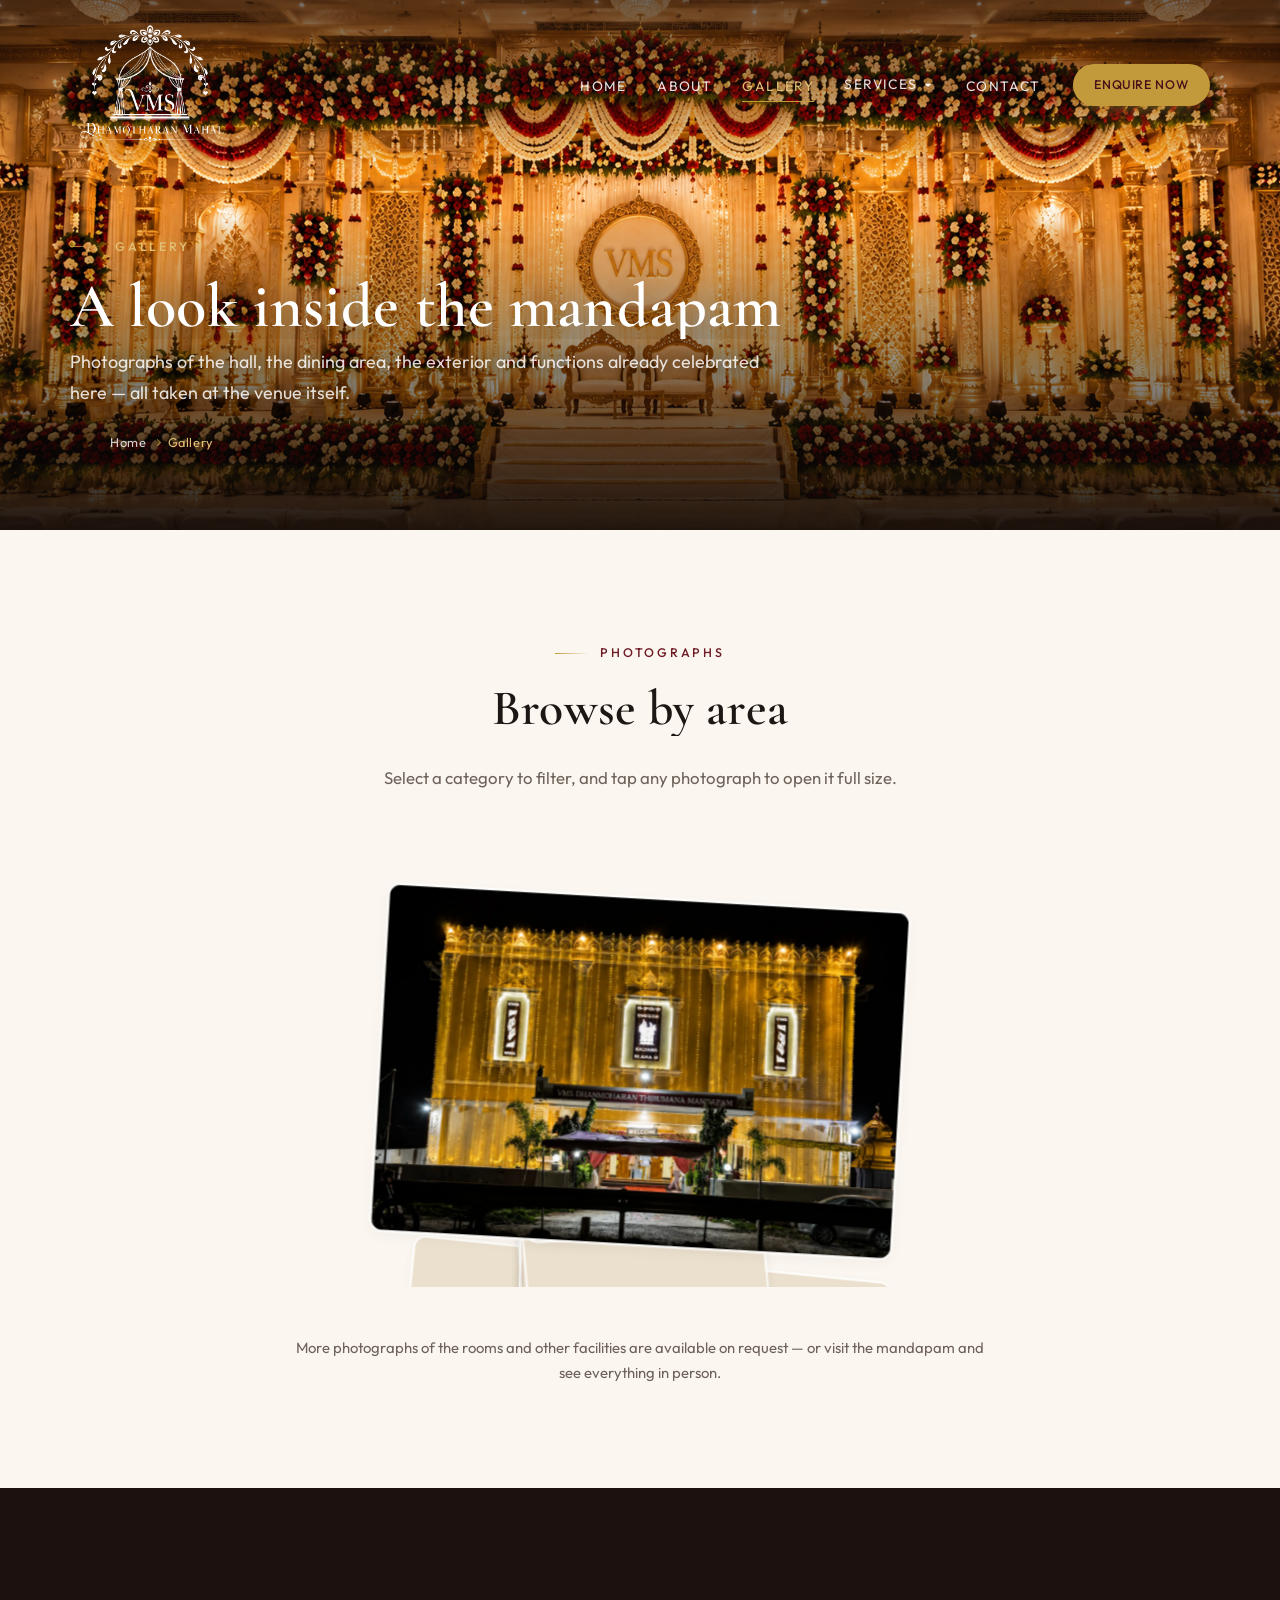
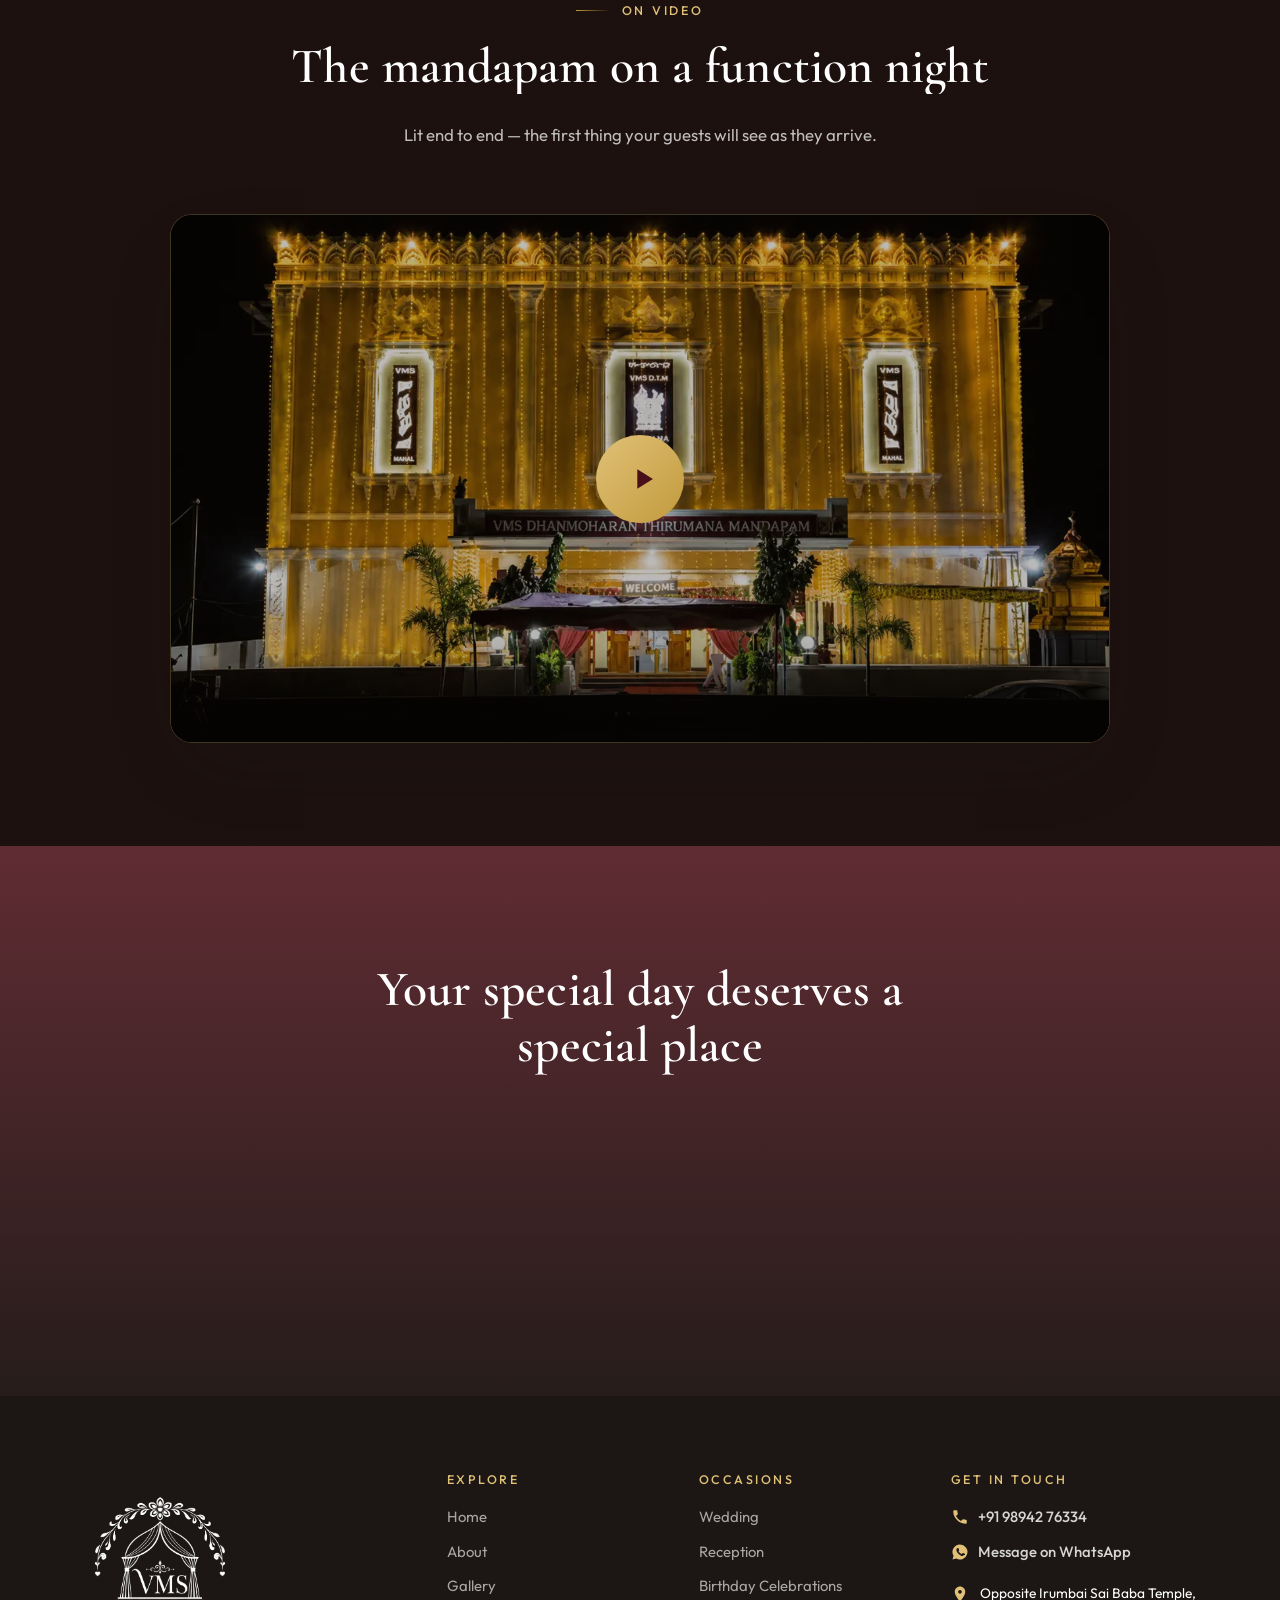
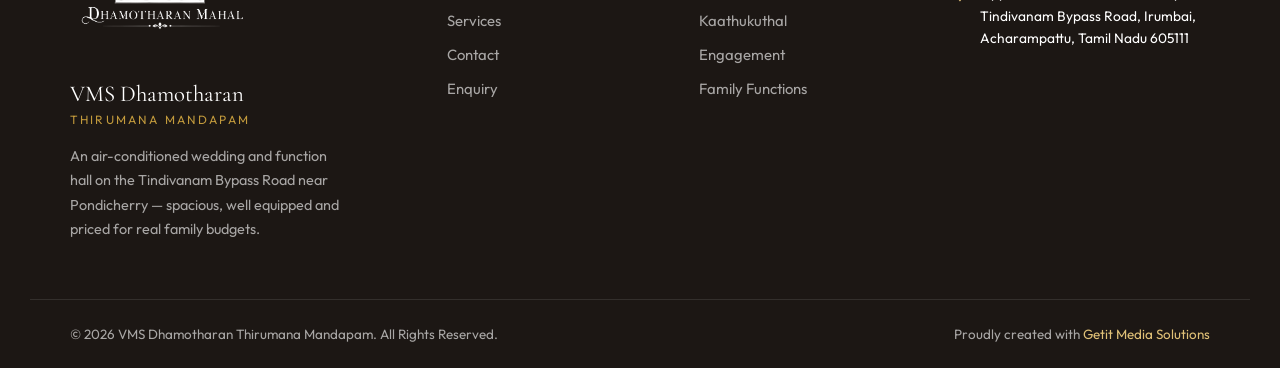
<file: gallery.html>
<!DOCTYPE html>
<html lang="en">

<head>
  <meta charset="UTF-8">
  <meta name="viewport" content="width=device-width, initial-scale=1, viewport-fit=cover">
  <meta name="theme-color" content="#4A1019">

  <title>Gallery | VMS Dhamotharan Thirumana Mandapam, Wedding Hall Near Pondicherry</title>
  <meta name="description"
    content="Photo gallery of VMS Dhamotharan Thirumana Mandapam — the air-conditioned main hall, the separate dining area, the illuminated exterior and functions already celebrated at this wedding hall near Pondicherry.">
  <link rel="canonical" href="gallery.html">

  <meta property="og:type" content="website">
  <meta property="og:site_name" content="VMS Dhamotharan Thirumana Mandapam">
  <meta property="og:title" content="Gallery | VMS Dhamotharan Thirumana Mandapam">
  <meta property="og:description"
    content="Photographs of the main hall, dining area, exterior and functions at our wedding hall near Pondicherry.">
  <meta property="og:image" content="assets/images/optimized/hero-night-1600.webp">
  <meta property="og:locale" content="en_IN">
  <meta name="twitter:card" content="summary_large_image">

  <link rel="icon"
    href="data:image/svg+xml,%3Csvg xmlns='http://www.w3.org/2000/svg' viewBox='0 0 32 32'%3E%3Crect width='32' height='32' rx='7' fill='%234A1019'/%3E%3Ctext x='16' y='22' font-family='Georgia,serif' font-size='14' font-weight='700' fill='%23C29A3C' text-anchor='middle'%3EV%3C/text%3E%3C/svg%3E">

  <link rel="preconnect" href="https://fonts.googleapis.com">
  <link rel="preconnect" href="https://fonts.gstatic.com" crossorigin>
  <link
    href="https://fonts.googleapis.com/css2?family=Cormorant+Garamond:ital,wght@0,300;0,400;0,500;0,600;0,700;1,400&family=Outfit:wght@100..900&family=Noto+Sans+Tamil:wght@400;600&display=swap"
    rel="stylesheet">
  <link rel="stylesheet" href="css/style.css?v=5">

  <script type="application/ld+json">
{
  "@context": "https://schema.org",
  "@type": "BreadcrumbList",
  "itemListElement": [
    { "@type": "ListItem", "position": 1, "name": "Home", "item": "index.html" },
    { "@type": "ListItem", "position": 2, "name": "Gallery", "item": "gallery.html" }
  ]
}
</script>
</head>

<body>

  <a class="skip-link" href="#main">Skip to main content</a>

  <header class="site-header" id="header">
    <div class="shell header-inner">
      <a class="brand" href="index.html" aria-label="VMS Dhamotharan Thirumana Mandapam — home">
        <span class="brand-mark" aria-hidden="true">
          <img src="assets/images/vms-logo.png" alt="VMS Logo" class="brand-logo-img">
        </span>
        <span class="brand-words">
          <span class="brand-name">VMS Dhamotharan</span>
          <span class="brand-sub">Thirumana Mandapam</span>
        </span>
      </a>

      <nav class="nav" id="nav" aria-label="Primary">
        <ul class="nav-list">
          <li><a href="index.html" class="nav-link">Home</a></li>
          <li><a href="about.html" class="nav-link">About</a></li>
          <li><a href="gallery.html" class="nav-link is-active" aria-current="page">Gallery</a></li>
          <li class="has-dropdown">
            <a href="services.html" class="nav-link">Services</a>
            <ul class="dropdown-menu">
              <li><a href="wedding.html">Wedding</a></li>
              <li><a href="reception.html">Reception</a></li>
              <li><a href="birthday-celebrations.html">Birthday Celebrations</a></li>
              <li><a href="kaathukuthal.html">Kaathukuthal</a></li>
              <li><a href="engagement.html">Engagement</a></li>
              <li><a href="family-functions.html">Family Functions</a></li>
            </ul>
          </li>
          <li><a href="contact.html" class="nav-link">Contact</a></li>
        </ul>
        <a href="enquiry.html" class="btn btn-gold nav-cta">Enquire Now</a>
      </nav>

      <button class="nav-toggle" id="navToggle" aria-label="Open menu" aria-expanded="false" aria-controls="nav">
        <span class="nav-toggle-bars" aria-hidden="true"><i></i><i></i><i></i></span>
      </button>
    </div>
  </header>
  <div class="nav-scrim" id="navScrim" hidden></div>

  <main id="main">

    <section class="page-hero">
      <div class="page-hero-media">
        <img src="assets/images/hero/stage-setup.png" width="1537" height="1023" fetchpriority="high" decoding="async"
          alt="The mandapam illuminated with golden festoon lighting at night">
      </div>
      <div class="shell">
        <p class="eyebrow reveal"><span class="eyebrow-rule" aria-hidden="true"></span> Gallery</p>
        <h1 class="page-hero-title reveal" data-delay="1">A look inside the mandapam</h1>
        <p class="page-hero-lede reveal" data-delay="2">
          Photographs of the hall, the dining area, the exterior and functions already
          celebrated here — all taken at the venue itself.
        </p>
        <ol class="crumbs reveal" data-delay="3">
          <li><a href="index.html">Home</a></li>
          <li><span aria-current="page">Gallery</span></li>
        </ol>
      </div>
    </section>

    <!-- ============ FILTERABLE GALLERY ============ -->
    <section class="section gallery-sec" aria-labelledby="gal-h">
      <div class="shell">
        <header class="section-head">
          <p class="eyebrow reveal"><span class="eyebrow-rule" aria-hidden="true"></span> Photographs</p>
          <h2 class="h2 reveal" data-delay="1" id="gal-h">Browse by area</h2>
          <p class="section-sub reveal" data-delay="2">
            Select a category to filter, and tap any photograph to open it full size.
          </p>
        </header>

        <div class="gallery-stack-container" id="galleryStackContainer">
          <ul class="gallery" id="galleryGrid">
            <li class="gal-item gal-wide" data-category="exterior">
              <button class="gal-btn" type="button" data-full="assets/images/optimized/hero-night-1600.webp"
                data-caption="The mandapam illuminated with festoon lighting on a function night">
                <img src="assets/images/optimized/hero-night-1600.webp" width="1537" height="1023" loading="lazy"
                  decoding="async" alt="The mandapam illuminated with golden festoon lighting at night">
                <span class="gal-overlay" aria-hidden="true"><span class="gal-view">View</span></span>
              </button>
            </li>
            <li class="gal-item" data-category="hall">
              <button class="gal-btn" type="button" data-full="assets/images/top.png"
                data-caption="The main hall arranged with seating for a large function">
                <img src="assets/images/top.png" width="680" height="453" loading="lazy" decoding="async"
                  alt="The main hall arranged with rows of white seating">
                <span class="gal-overlay" aria-hidden="true"><span class="gal-view">View</span></span>
              </button>
            </li>
            <li class="gal-item" data-category="hall">
              <button class="gal-btn" type="button" data-full="assets/images/g-7.webp"
                data-caption="Decorative false ceiling and mezzanine level of the main hall">
                <img src="assets/images/g-7.webp" width="680" height="383" loading="lazy" decoding="async"
                  alt="Decorative illuminated false ceiling above the main hall">
                <span class="gal-overlay" aria-hidden="true"><span class="gal-view">View</span></span>
              </button>
            </li>
            <li class="gal-item" data-category="dining">
              <button class="gal-btn" type="button" data-full="assets/images/dinning-hall.png"
                data-caption="The separate dining hall with stainless serving counters">
                <img src="assets/images/dinning-hall.png" width="680" height="453" loading="lazy" decoding="async"
                  alt="Dining hall with long stainless steel serving counters and seating">
                <span class="gal-overlay" aria-hidden="true"><span class="gal-view">View</span></span>
              </button>
            </li>
            <li class="gal-item" data-category="events">
              <button class="gal-btn" type="button" data-full="assets/images/g-2.webp"
                data-caption="A ribbon-cutting at the flower-decorated main entrance">
                <img src="assets/images/g-2.webp" width="680" height="453" loading="lazy" decoding="async"
                  alt="Guests at a ribbon-cutting by the flower-decorated main entrance">
                <span class="gal-overlay" aria-hidden="true"><span class="gal-view">View</span></span>
              </button>
            </li>
            <li class="gal-item" data-category="events">
              <button class="gal-btn" type="button" data-full="assets/images/g-5.webp"
                data-caption="Guests gathered at the entrance canopy for a function">
                <img src="assets/images/g-5.webp" width="680" height="453" loading="lazy" decoding="async"
                  alt="Guests gathered under the entrance canopy during a function">
                <span class="gal-overlay" aria-hidden="true"><span class="gal-view">View</span></span>
              </button>
            </li>
            <li class="gal-item" data-category="events">
              <button class="gal-btn" type="button" data-full="assets/images/g-4.webp"
                data-caption="A traditional honouring ceremony on the decorated stage">
                <img src="assets/images/g-4.webp" width="680" height="453" loading="lazy" decoding="async"
                  alt="A traditional honouring ceremony taking place on the decorated stage">
                <span class="gal-overlay" aria-hidden="true"><span class="gal-view">View</span></span>
              </button>
            </li>
            <li class="gal-item" data-category="events">
              <button class="gal-btn" type="button" data-full="assets/images/g-3.webp"
                data-caption="An ornate ceremonial seat set out on the polished hall floor">
                <img src="assets/images/g-3.webp" width="680" height="453" loading="lazy" decoding="async"
                  alt="An ornate golden ceremonial seat on the polished hall floor">
                <span class="gal-overlay" aria-hidden="true"><span class="gal-view">View</span></span>
              </button>
            </li>
            <li class="gal-item" data-category="events">
              <button class="gal-btn" type="button" data-full="assets/images/wedding-1.png"
                data-caption="Traditional Tamil wedding muhurtham tying thali ceremony">
                <img src="assets/images/wedding-1.png" width="1024" height="1024" loading="lazy" decoding="async"
                  alt="Traditional South Indian Tamil Hindu wedding muhurtham ceremony on stage">
                <span class="gal-overlay" aria-hidden="true"><span class="gal-view">View</span></span>
              </button>
            </li>
            <li class="gal-item" data-category="events">
              <button class="gal-btn" type="button" data-full="assets/images/wedding-2.png"
                data-caption="South Indian wedding akshatai blessing ceremony with marigold flowers">
                <img src="assets/images/wedding-2.png" width="1024" height="1024" loading="lazy" decoding="async"
                  alt="South Indian wedding akshatai blessing ceremony with marigold flowers">
                <span class="gal-overlay" aria-hidden="true"><span class="gal-view">View</span></span>
              </button>
            </li>
            <li class="gal-item" data-category="events">
              <button class="gal-btn" type="button" data-full="assets/images/wedding-3.png"
                data-caption="Traditional Tamil Hindu wedding rituals and family blessings">
                <img src="assets/images/wedding-3.png" width="1024" height="1024" loading="lazy" decoding="async"
                  alt="Traditional Tamil Hindu wedding rituals and family blessings">
                <span class="gal-overlay" aria-hidden="true"><span class="gal-view">View</span></span>
              </button>
            </li>
            <li class="gal-item" data-category="events">
              <button class="gal-btn" type="button" data-full="assets/images/reception-1.png"
                data-caption="Grand South Indian wedding reception greeting line on stage">
                <img src="assets/images/reception-1.png" width="1024" height="1024" loading="lazy" decoding="async"
                  alt="Grand South Indian wedding reception greeting line on stage">
                <span class="gal-overlay" aria-hidden="true"><span class="gal-view">View</span></span>
              </button>
            </li>
            <li class="gal-item" data-category="events">
              <button class="gal-btn" type="button" data-full="assets/images/reception-2.png"
                data-caption="South Indian wedding reception couple sharing a joyful moment on stage">
                <img src="assets/images/reception-2.png" width="1024" height="1024" loading="lazy" decoding="async"
                  alt="South Indian wedding reception couple sharing a joyful moment on stage">
                <span class="gal-overlay" aria-hidden="true"><span class="gal-view">View</span></span>
              </button>
            </li>
            <li class="gal-item" data-category="events">
              <button class="gal-btn" type="button" data-full="assets/images/reception-3.png"
                data-caption="Stage decorations and floral arches for evening reception">
                <img src="assets/images/reception-3.png" width="1024" height="1024" loading="lazy" decoding="async"
                  alt="Stage decorations and floral arches for evening reception">
                <span class="gal-overlay" aria-hidden="true"><span class="gal-view">View</span></span>
              </button>
            </li>
            <li class="gal-item" data-category="events">
              <button class="gal-btn" type="button" data-full="assets/images/birthday-2.png"
                data-caption="First birthday cake cutting ceremony on stage in the mandapam">
                <img src="assets/images/birthday-2.png" width="1024" height="1024" loading="lazy" decoding="async"
                  alt="South Indian family birthday celebration inside the mandapam function hall">
                <span class="gal-overlay" aria-hidden="true"><span class="gal-view">View</span></span>
              </button>
            </li>
            <li class="gal-item" data-category="events">
              <button class="gal-btn" type="button" data-full="assets/images/birthday-2.png"
                data-caption="South Indian milestone 60th birthday Sasthi Apthapoorthi honouring in the hall">
                <img src="assets/images/birthday-2.png" width="1024" height="1024" loading="lazy" decoding="async"
                  alt="South Indian milestone 60th birthday Sasthi Apthapoorthi honouring ceremony inside the mandapam">
                <span class="gal-overlay" aria-hidden="true"><span class="gal-view">View</span></span>
              </button>
            </li>
            <li class="gal-item" data-category="events">
              <button class="gal-btn" type="button" data-full="assets/images/birthday celebration.png"
                data-caption="Main hall arranged with seating for family birthday celebrations">
                <img src="assets/images/birthday celebration.png" width="680" height="453" loading="lazy"
                  decoding="async" alt="Main hall arranged with seating for family birthday celebrations">
                <span class="gal-overlay" aria-hidden="true"><span class="gal-view">View</span></span>
              </button>
            </li>
            <li class="gal-item" data-category="events">
              <button class="gal-btn" type="button" data-full="assets/images/kaathukuthal-1.png"
                data-caption="Traditional Tamil kaathukuthal ear piercing ceremony inside the hall">
                <img src="assets/images/kaathukuthal-1.png" width="1024" height="1024" loading="lazy" decoding="async"
                  alt="Traditional Tamil kaathukuthal ear piercing ceremony inside the hall">
                <span class="gal-overlay" aria-hidden="true"><span class="gal-view">View</span></span>
              </button>
            </li>
            <li class="gal-item" data-category="events">
              <button class="gal-btn" type="button" data-full="assets/images/kaathukuthal.png"
                data-caption="Families gathered for traditional kaathukuthal ceremony in mandapam">
                <img src="assets/images/kaathukuthal.png" width="680" height="453" loading="lazy" decoding="async"
                  alt="Families gathered for traditional kaathukuthal ceremony in mandapam">
                <span class="gal-overlay" aria-hidden="true"><span class="gal-view">View</span></span>
              </button>
            </li>
            <li class="gal-item" data-category="events">
              <button class="gal-btn" type="button" data-full="assets/images/engagement-1.png"
                data-caption="South Indian engagement ring exchange ceremony on stage">
                <img src="assets/images/engagement-1.png" width="1024" height="1024" loading="lazy" decoding="async"
                  alt="South Indian engagement ring exchange ceremony on stage">
                <span class="gal-overlay" aria-hidden="true"><span class="gal-view">View</span></span>
              </button>
            </li>
            <li class="gal-item" data-category="events">
              <button class="gal-btn" type="button" data-full="assets/images/engagement.png"
                data-caption="Ornate golden ceremonial seat on mandapam stage for engagement">
                <img src="assets/images/engagement.png" width="680" height="453" loading="lazy" decoding="async"
                  alt="Ornate golden ceremonial seat on mandapam stage for engagement">
                <span class="gal-overlay" aria-hidden="true"><span class="gal-view">View</span></span>
              </button>
            </li>
            <li class="gal-item" data-category="events">
              <button class="gal-btn" type="button" data-full="assets/images/family-1.png"
                data-caption="Traditional South Indian family gathering and function indoors inside the mandapam">
                <img src="assets/images/family-1.png" width="1024" height="1024" loading="lazy" decoding="async"
                  alt="Traditional South Indian family gathering and function indoors inside the mandapam">
                <span class="gal-overlay" aria-hidden="true"><span class="gal-view">View</span></span>
              </button>
            </li>
            <li class="gal-item" data-category="events">
              <button class="gal-btn" type="button" data-full="assets/images/family_function.png"
                data-caption="Guests gathered at the flower-decorated main entrance for a family occasion">
                <img src="assets/images/family_function.png" width="680" height="453" loading="lazy" decoding="async"
                  alt="Guests gathered at the flower-decorated main entrance of the mandapam">
                <span class="gal-overlay" aria-hidden="true"><span class="gal-view">View</span></span>
              </button>
            </li>
            <li class="gal-item" data-category="events">
              <button class="gal-btn" type="button" data-full="assets/images/gallery-1.webp"
                data-caption="Elders being honoured with a shawl on stage during a family function">
                <img src="assets/images/gallery-1.webp" width="680" height="453" loading="lazy" decoding="async"
                  alt="Elders being honoured with a shawl on stage during a family function">
                <span class="gal-overlay" aria-hidden="true"><span class="gal-view">View</span></span>
              </button>
            </li>
            <li class="gal-item gal-wide" data-category="exterior">
              <button class="gal-btn" type="button" data-full="assets/images/VMS landscape.png"
                data-caption="The temple-style facade of the mandapam by day">
                <img src="assets/images/VMS landscape.png" width="1600" height="902" loading="lazy" decoding="async"
                  alt="The temple-style facade of the mandapam photographed by day">
                <span class="gal-overlay" aria-hidden="true"><span class="gal-view">View</span></span>
              </button>
            </li>
          </ul>
        </div>

        <p class="gal-note reveal">
          More photographs of the rooms and other facilities are available on request —
          or visit the mandapam and see everything in person.
        </p>
      </div>
    </section>

    <!-- ============ VIDEO ============ -->
    <section class="section video-sec" aria-labelledby="video-h">
      <div class="shell">
        <header class="section-head section-head-light">
          <p class="eyebrow eyebrow-light reveal"><span class="eyebrow-rule" aria-hidden="true"></span> On Video</p>
          <h2 class="h2 reveal" data-delay="1" id="video-h">The mandapam on a function night</h2>
          <p class="section-sub reveal" data-delay="2">
            Lit end to end — the first thing your guests will see as they arrive.
          </p>
        </header>

        <div class="video-frame reveal" data-delay="3">
          <video id="tourVideo" class="video-el" src="assets/vedios/tour-web.mp4" playsinline preload="none" controls
            poster="assets/images/optimized/video-poster.webp" width="1280" height="720"
            aria-label="Evening view of VMS Dhamotharan Thirumana Mandapam illuminated for a function">
            Your browser does not support embedded video.
            <a href="assets/vedios/tour-web.mp4">Download the video</a> instead.
          </video>
          <button class="video-play" id="videoPlay" type="button" aria-label="Play venue video">
            <svg viewBox="0 0 24 24" aria-hidden="true">
              <path d="M8 5.2v13.6L19 12 8 5.2Z" />
            </svg>
          </button>
        </div>
      </div>
    </section>

    <!-- ============ CTA ============ -->
    <section class="cta" aria-labelledby="cta-h">
      <div class="cta-bg" aria-hidden="true">
        <img src="assets/images/optimized/hero-wide-2400.webp" width="1537" height="1023" loading="lazy"
          decoding="async" alt="">
      </div>
      <div class="shell cta-inner">
        <h2 class="h2 cta-h reveal" id="cta-h">Your special day deserves a special place</h2>
        <p class="cta-p reveal" data-delay="1">
          From weddings and receptions to birthdays and traditional ceremonies, VMS Dhamotharan
          Thirumana Mandapam is ready to make your celebration memorable.
        </p>
        <div class="cta-actions reveal" data-delay="2">
          <a href="enquiry.html" class="btn btn-gold btn-lg">Enquire Now</a>
          <a href="https://wa.me/919894276334?text=Hello%20VMS%20Dhamotharan%20Thirumana%20Mandapam%2C%20I%20would%20like%20to%20know%20about%20hall%20availability."
            target="_blank" rel="noopener" class="btn btn-whatsapp btn-lg">
            <svg class="ico" viewBox="0 0 24 24" aria-hidden="true">
              <path
                d="M12 2a10 10 0 0 0-8.6 15.1L2 22l5-1.3A10 10 0 1 0 12 2Zm5.3 14.1c-.2.6-1.3 1.2-1.8 1.2-.5.1-1 .1-1.7-.1a12 12 0 0 1-5.6-4.9c-.4-.6-1-1.6-1-3s.7-2 1-2.3a1 1 0 0 1 .8-.3h.5c.2 0 .4 0 .6.5l.8 2c.1.2.1.4 0 .6l-.4.5-.3.3c-.1.2-.3.3-.1.6a8.5 8.5 0 0 0 3.9 3.3c.3.1.5.1.7-.1l.9-1c.2-.2.3-.2.6-.1l2 1c.3.1.5.2.5.3.1.2.1.9-.1 1.5Z" />
            </svg>
            WhatsApp Us
          </a>
        </div>
      </div>
    </section>

  </main>

  <footer class="site-footer">
    <div class="shell footer-grid">
      <div class="footer-brand">
        <span class="brand-mark brand-mark-lg" aria-hidden="true">
          <img src="assets/images/vms-logo.png" alt="VMS Logo" class="brand-logo-img brand-logo-footer">
        </span>
        <p class="footer-name">VMS Dhamotharan<br><span>Thirumana Mandapam</span></p>

        <p class="footer-desc">
          An air-conditioned wedding and function hall on the Tindivanam Bypass Road near
          Pondicherry — spacious, well equipped and priced for real family budgets.
        </p>
      </div>

      <nav class="footer-col" aria-label="Footer navigation">
        <h2 class="footer-h">Explore</h2>
        <ul>
          <li><a href="index.html">Home</a></li>
          <li><a href="about.html">About</a></li>
          <li><a href="gallery.html">Gallery</a></li>
          <li><a href="services.html">Services</a></li>
          <li><a href="contact.html">Contact</a></li>
          <li><a href="enquiry.html">Enquiry</a></li>
        </ul>
      </nav>

      <div class="footer-col">
        <h2 class="footer-h">Occasions</h2>
        <ul>
          <li><a href="wedding.html">Wedding</a></li>
          <li><a href="reception.html">Reception</a></li>
          <li><a href="birthday-celebrations.html">Birthday Celebrations</a></li>
          <li><a href="kaathukuthal.html">Kaathukuthal</a></li>
          <li><a href="engagement.html">Engagement</a></li>
          <li><a href="family-functions.html">Family Functions</a></li>
        </ul>
      </div>

      <div class="footer-col">
        <h2 class="footer-h">Get in Touch</h2>
        <ul class="footer-contact">
          <li>
            <svg class="fc-icon" viewBox="0 0 24 24" aria-hidden="true" fill="currentColor">
              <path
                d="M6.6 10.8a15.1 15.1 0 0 0 6.6 6.6l2.2-2.2a1 1 0 0 1 1-.25 11.4 11.4 0 0 0 3.6.58 1 1 0 0 1 1 1V20a1 1 0 0 1-1 1A17 17 0 0 1 3 4a1 1 0 0 1 1-1h3.5a1 1 0 0 1 1 1 11.4 11.4 0 0 0 .58 3.6 1 1 0 0 1-.25 1Z" />
            </svg>
            <a href="tel:+919894276334">+91 98942 76334</a>
          </li>
          <li>
            <svg class="fc-icon" viewBox="0 0 24 24" aria-hidden="true" fill="currentColor">
              <path
                d="M12 2a10 10 0 0 0-8.6 15.1L2 22l5-1.3A10 10 0 1 0 12 2Zm5.3 14.1c-.2.6-1.3 1.2-1.8 1.2-.5.1-1 .1-1.7-.1a12 12 0 0 1-5.6-4.9c-.4-.6-1-1.6-1-3s.7-2 1-2.3a1 1 0 0 1 .8-.3h.5c.2 0 .4 0 .6.5l.8 2c.1.2.1.4 0 .6l-.4.5-.3.3c-.1.2-.3.3-.1.6a8.5 8.5 0 0 0 3.9 3.3c.3.1.5.1.7-.1l.9-1c.2-.2.3-.2.6-.1l2 1c.3.1.5.2.5.3.1.2.1.9-.1 1.5Z" />
            </svg>
            <a href="https://wa.me/919894276334" target="_blank" rel="noopener">Message on WhatsApp</a>
          </li>
        </ul>
        <p class="footer-addr">
          <svg class="fc-icon" viewBox="0 0 24 24" aria-hidden="true" fill="currentColor">
            <path
              d="M12 2C8.13 2 5 5.13 5 9c0 5.25 7 13 7 13s7-7.75 7-13c0-3.87-3.13-7-7-7zm0 9.5c-1.38 0-2.5-1.12-2.5-2.5s1.12-2.5 2.5-2.5 2.5 1.12 2.5 2.5-1.12 2.5-2.5 2.5z" />
          </svg>
          <a href="https://maps.app.goo.gl/6HmaUfeiSNMeDCNu9" target="_blank" rel="noopener">Opposite Irumbai Sai Baba
            Temple,<br>
            Tindivanam Bypass Road, Irumbai,<br>
            Acharampattu, Tamil Nadu 605111</a>
        </p>
      </div>
    </div>

    <div class="shell footer-bottom">
      <p>&copy; <span id="year">2026</span> VMS Dhamotharan Thirumana Mandapam. All Rights Reserved.</p>
      <p>Proudly created with <a href="https://www.getitmediasolutions.com/" target="_blank" rel="noopener">Getit Media
          Solutions</a></p>
    </div>
  </footer>

  <div class="dock" aria-label="Quick contact">
    <a class="dock-btn dock-call" href="tel:+919894276334">
      <svg viewBox="0 0 24 24" aria-hidden="true">
        <path
          d="M6.6 10.8a15.1 15.1 0 0 0 6.6 6.6l2.2-2.2a1 1 0 0 1 1-.25 11.4 11.4 0 0 0 3.6.58 1 1 0 0 1 1 1V20a1 1 0 0 1-1 1A17 17 0 0 1 3 4a1 1 0 0 1 1-1h3.5a1 1 0 0 1 1 1 11.4 11.4 0 0 0 .58 3.6 1 1 0 0 1-.25 1Z" />
      </svg>
      <span>Call</span>
    </a>
    <a class="dock-btn dock-wa"
      href="https://wa.me/919894276334?text=Hello%20VMS%20Dhamotharan%20Thirumana%20Mandapam%2C%20I%20would%20like%20to%20enquire%20about%20booking%20the%20hall."
      target="_blank" rel="noopener">
      <svg viewBox="0 0 24 24" aria-hidden="true">
        <path
          d="M12 2a10 10 0 0 0-8.6 15.1L2 22l5-1.3A10 10 0 1 0 12 2Zm5.3 14.1c-.2.6-1.3 1.2-1.8 1.2-.5.1-1 .1-1.7-.1a12 12 0 0 1-5.6-4.9c-.4-.6-1-1.6-1-3s.7-2 1-2.3a1 1 0 0 1 .8-.3h.5c.2 0 .4 0 .6.5l.8 2c.1.2.1.4 0 .6l-.4.5-.3.3c-.1.2-.3.3-.1.6a8.5 8.5 0 0 0 3.9 3.3c.3.1.5.1.7-.1l.9-1c.2-.2.3-.2.6-.1l2 1c.3.1.5.2.5.3.1.2.1.9-.1 1.5Z" />
      </svg>
      <span>WhatsApp</span>
    </a>
  </div>

  <div class="lightbox" id="lightbox" role="dialog" aria-modal="true" aria-label="Gallery image viewer" hidden>
    <button class="lb-close" id="lbClose" type="button" aria-label="Close viewer">
      <svg viewBox="0 0 24 24" aria-hidden="true">
        <path d="M6.4 5 5 6.4 10.6 12 5 17.6 6.4 19 12 13.4 17.6 19 19 17.6 13.4 12 19 6.4 17.6 5 12 10.6 6.4 5Z" />
      </svg>
    </button>
    <button class="lb-nav lb-prev" id="lbPrev" type="button" aria-label="Previous image">
      <svg viewBox="0 0 24 24" aria-hidden="true">
        <path d="M15 4.4 13.6 3 5.6 11l8 8L15 17.6 8.4 11 15 4.4Z" />
      </svg>
    </button>
    <figure class="lb-figure">
      <img id="lbImg" alt="">
      <figcaption class="lb-cap"><span id="lbCap"></span><span class="lb-count" id="lbCount"></span></figcaption>
    </figure>
    <button class="lb-nav lb-next" id="lbNext" type="button" aria-label="Next image">
      <svg viewBox="0 0 24 24" aria-hidden="true">
        <path d="M9 4.4 10.4 3l8 8-8 8L9 17.6 15.6 11 9 4.4Z" />
      </svg>
    </button>
  </div>

  <script src="https://cdnjs.cloudflare.com/ajax/libs/gsap/3.12.5/gsap.min.js"></script>
  <script src="js/script.js?v=5" defer></script>
  <a href="https://wa.me/919894276334?text=Hello%20VMS%20Dhamotharan%20Thirumana%20Mandapam%2C%20I%20would%20like%20to%20enquire%20about%20booking%20the%20hall."
    target="_blank" rel="noopener" class="floating-wa" aria-label="Chat on WhatsApp">
    <svg viewBox="0 0 24 24" aria-hidden="true">
      <path
        d="M12 2a10 10 0 0 0-8.6 15.1L2 22l5-1.3A10 10 0 1 0 12 2Zm5.3 14.1c-.2.6-1.3 1.2-1.8 1.2-.5.1-1 .1-1.7-.1a12 12 0 0 1-5.6-4.9c-.4-.6-1-1.6-1-3s.7-2 1-2.3a1 1 0 0 1 .8-.3h.5c.2 0 .4 0 .6.5l.8 2c.1.2.1.4 0 .6l-.4.5-.3.3c-.1.2-.3.3-.1.6a8.5 8.5 0 0 0 3.9 3.3c.3.1.5.1.7-.1l.9-1c.2-.2.3-.2.6-.1l2 1c.3.1.5.2.5.3.1.2.1.9-.1 1.5Z" />
    </svg>
  </a>
</body>

</html>
</file>
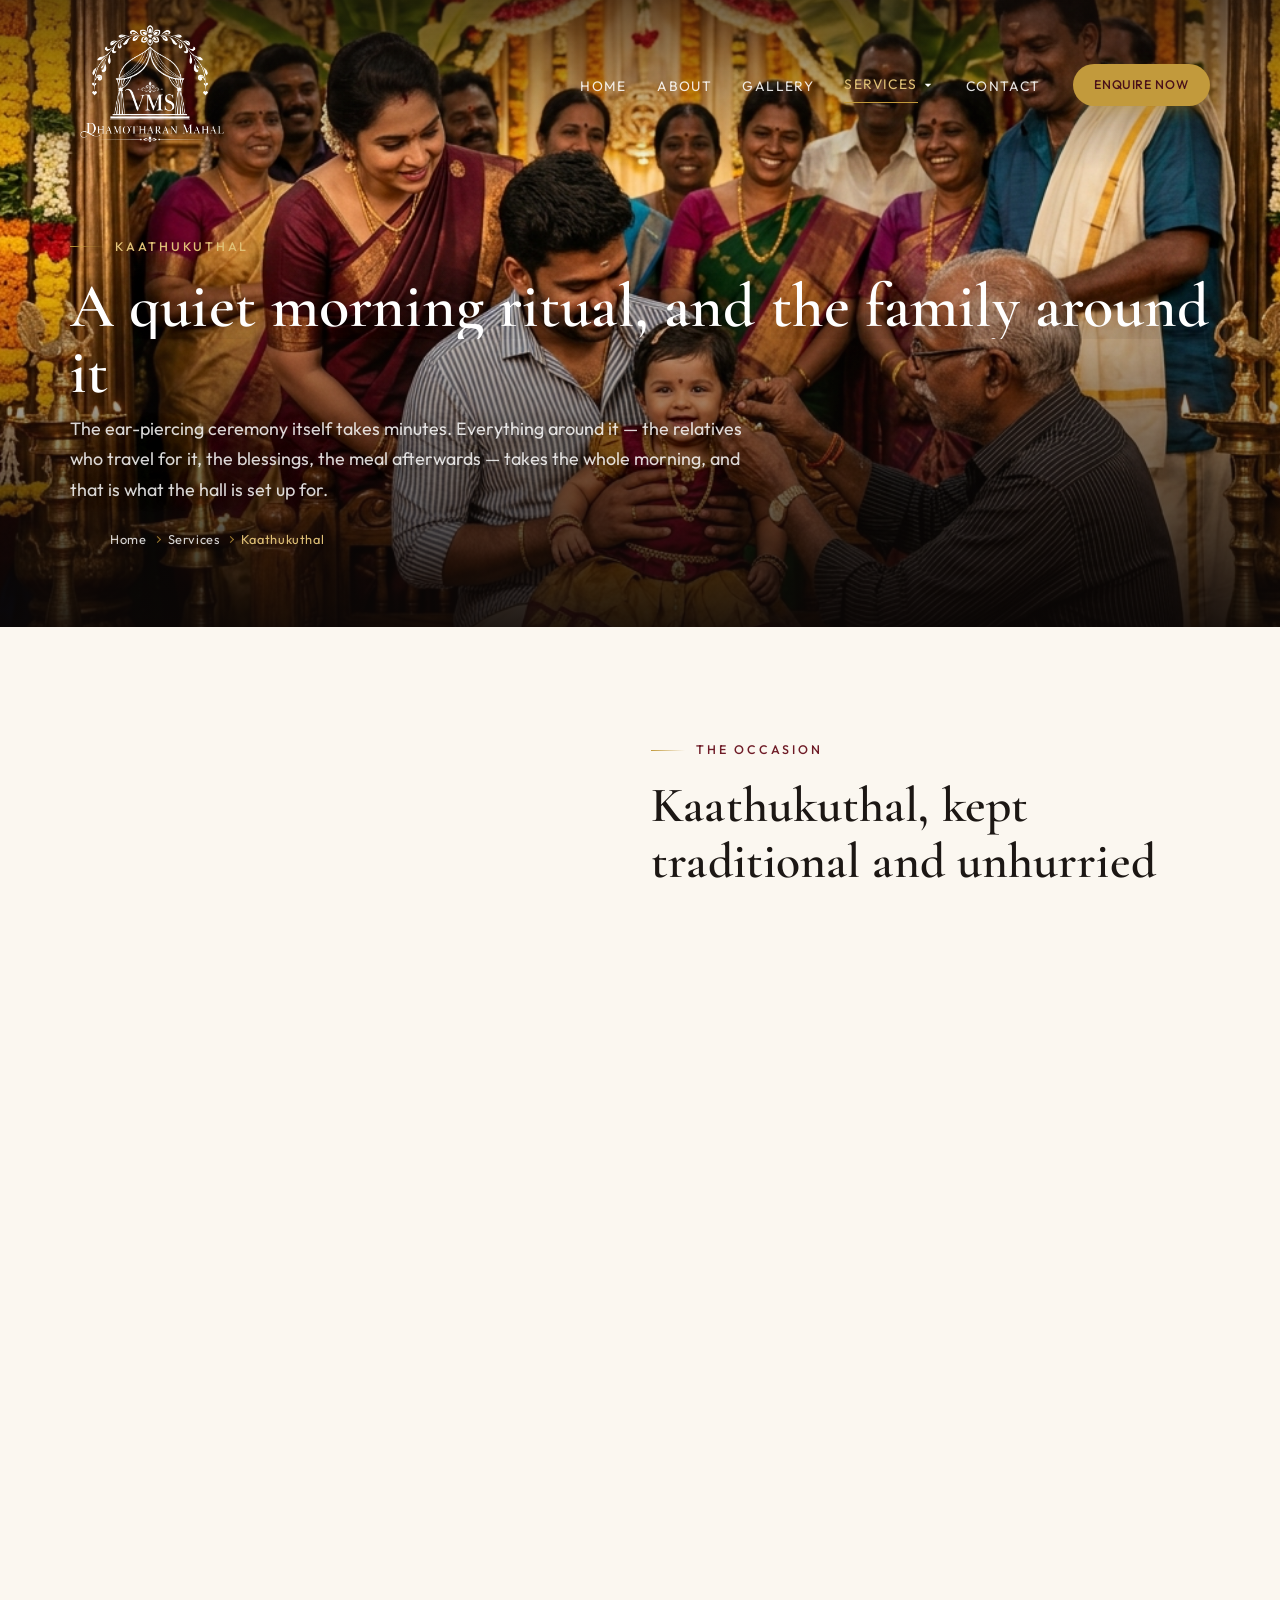
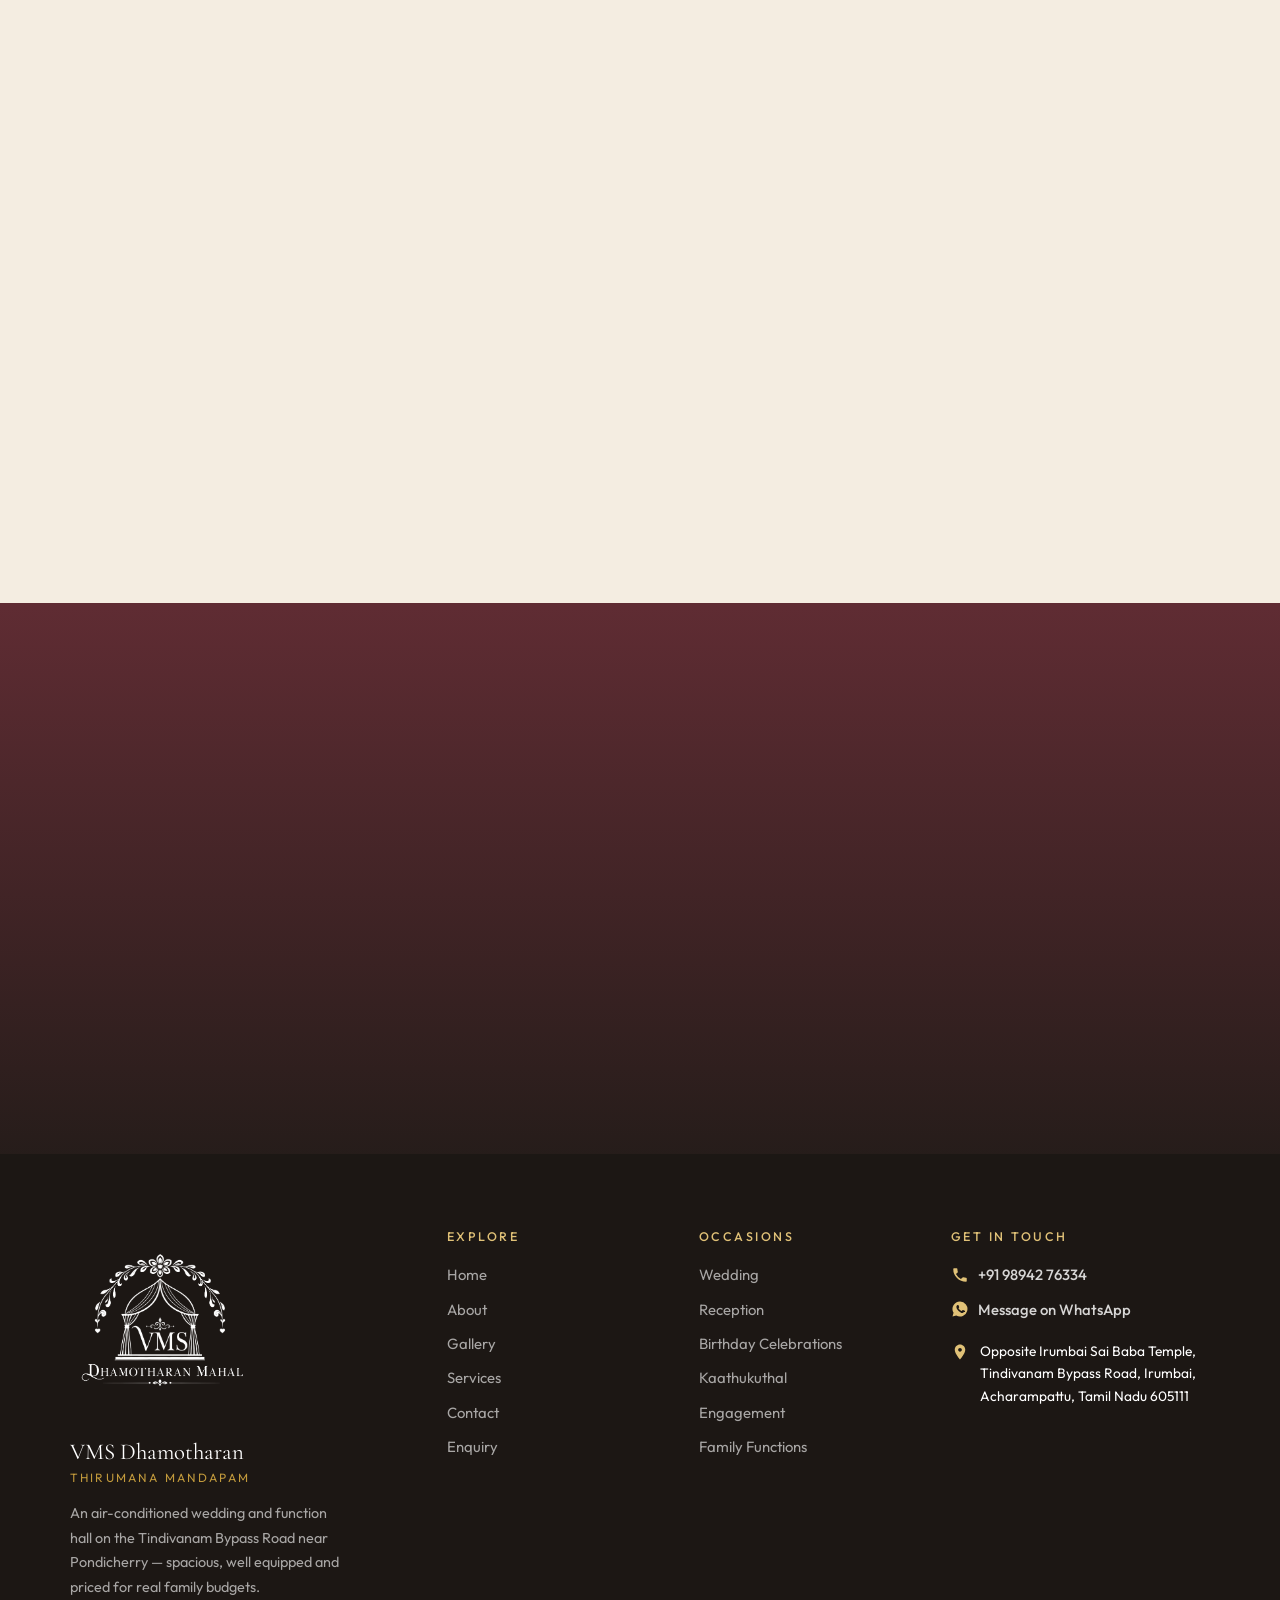
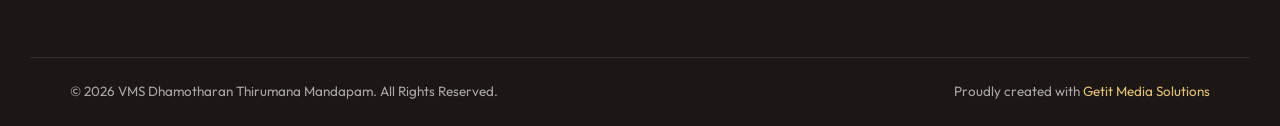
<file: kaathukuthal.html>
<!DOCTYPE html>
<html lang="en">

<head>
  <meta charset="UTF-8">
  <meta name="viewport" content="width=device-width, initial-scale=1, viewport-fit=cover">
  <meta name="theme-color" content="#4A1019">

  <title>Kaathukuthal Ceremony Hall Near Pondicherry | VMS Dhamotharan Thirumana Mandapam</title>
  <meta name="description"
    content="A traditional hall near Pondicherry for kaathukuthal (ear-piercing) ceremonies — space for the ritual and the relatives, comfortable seating for elders, dining for 250 and rooms on site.">
  <link rel="canonical" href="kaathukuthal.html">

  <meta property="og:type" content="website">
  <meta property="og:site_name" content="VMS Dhamotharan Thirumana Mandapam">
  <meta property="og:title" content="Kaathukuthal Ceremony Hall Near Pondicherry | VMS Dhamotharan Thirumana Mandapam">
  <meta property="og:description"
    content="A traditional hall near Pondicherry for kaathukuthal (ear-piercing) ceremonies — space for the ritual and the relatives, comfortable seating for elders, dining for 250 and rooms on site.">
  <meta property="og:image" content="assets/images/services/kaathukuthal/kaathukuthal-1.png">
  <meta property="og:locale" content="en_IN">
  <meta name="twitter:card" content="summary_large_image">

  <link rel="icon"
    href="data:image/svg+xml,%3Csvg xmlns='http://www.w3.org/2000/svg' viewBox='0 0 32 32'%3E%3Crect width='32' height='32' rx='7' fill='%234A1019'/%3E%3Ctext x='16' y='22' font-family='Georgia,serif' font-size='14' font-weight='700' fill='%23C29A3C' text-anchor='middle'%3EV%3C/text%3E%3C/svg%3E">

  <link rel="preconnect" href="https://fonts.googleapis.com">
  <link rel="preconnect" href="https://fonts.gstatic.com" crossorigin>
  <link
    href="https://fonts.googleapis.com/css2?family=Cormorant+Garamond:ital,wght@0,300;0,400;0,500;0,600;0,700;1,400&family=Outfit:wght@100..900&family=Noto+Sans+Tamil:wght@400;600&display=swap"
    rel="stylesheet">
  <link rel="stylesheet" href="css/style.css?v=5">

  <script type="application/ld+json">
{
  "@context": "https://schema.org",
  "@type": "BreadcrumbList",
  "itemListElement": [
    { "@type": "ListItem", "position": 1, "name": "Home", "item": "index.html" },
    { "@type": "ListItem", "position": 2, "name": "Services", "item": "services.html" },
    { "@type": "ListItem", "position": 3, "name": "Kaathukuthal", "item": "kaathukuthal.html" }
  ]
}
</script>
  <script type="application/ld+json">
{
  "@context": "https://schema.org",
  "@type": "Service",
  "name": "Kaathukuthal Ceremony Venue Hire",
  "serviceType": "Kaathukuthal",
  "areaServed": "Pondicherry, Villupuram and Tindivanam, Tamil Nadu",
  "provider": {
    "@type": "EventVenue",
    "name": "VMS Dhamotharan Thirumana Mandapam",
    "telephone": "+919894276334",
    "address": {
      "@type": "PostalAddress",
      "streetAddress": "Opposite Irumbai Sai Baba Temple, Tindivanam Bypass Road, Irumbai",
      "addressLocality": "Acharampattu",
      "addressRegion": "Tamil Nadu",
      "postalCode": "605111",
      "addressCountry": "IN"
    }
  }
}
</script>
</head>

<body>

  <a class="skip-link" href="#main">Skip to main content</a>

  <header class="site-header" id="header">
    <div class="shell header-inner">
      <a class="brand" href="index.html" aria-label="VMS Dhamotharan Thirumana Mandapam — home">
        <span class="brand-mark" aria-hidden="true">
          <img src="assets/images/vms-logo.png" alt="VMS Logo" class="brand-logo-img">
        </span>
        <span class="brand-words">
          <span class="brand-name">VMS Dhamotharan</span>
          <span class="brand-sub">Thirumana Mandapam</span>
        </span>
      </a>

      <nav class="nav" id="nav" aria-label="Primary">
        <ul class="nav-list">
          <li><a href="index.html" class="nav-link">Home</a></li>
          <li><a href="about.html" class="nav-link">About</a></li>
          <li><a href="gallery.html" class="nav-link">Gallery</a></li>
          <li class="has-dropdown">
            <a href="services.html" class="nav-link is-active">Services</a>
            <ul class="dropdown-menu">
              <li><a href="wedding.html">Wedding</a></li>
              <li><a href="reception.html">Reception</a></li>
              <li><a href="birthday-celebrations.html">Birthday Celebrations</a></li>
              <li><a href="kaathukuthal.html" aria-current="page">Kaathukuthal</a></li>
              <li><a href="engagement.html">Engagement</a></li>
              <li><a href="family-functions.html">Family Functions</a></li>
            </ul>
          </li>
          <li><a href="contact.html" class="nav-link">Contact</a></li>
        </ul>
        <a href="enquiry.html" class="btn btn-gold nav-cta">Enquire Now</a>
      </nav>

      <button class="nav-toggle" id="navToggle" aria-label="Open menu" aria-expanded="false" aria-controls="nav">
        <span class="nav-toggle-bars" aria-hidden="true"><i></i><i></i><i></i></span>
      </button>
    </div>
  </header>
  <div class="nav-scrim" id="navScrim" hidden></div>

  <main id="main">

    <!-- ============ HERO ============ -->
    <section class="page-hero">
      <div class="page-hero-media">
        <img src="assets/images/services/kaathukuthal/kaathukuthal-1.png" width="1376" height="768" fetchpriority="high"
          decoding="async" alt="Families gathered for a traditional ear-piercing ceremony held at the mandapam">
      </div>
      <div class="shell">
        <p class="eyebrow reveal"><span class="eyebrow-rule" aria-hidden="true"></span> Kaathukuthal</p>
        <h1 class="page-hero-title reveal" data-delay="1">A quiet morning ritual, and the family around it</h1>
        <p class="page-hero-lede reveal" data-delay="2">
          The ear-piercing ceremony itself takes minutes. Everything around it — the relatives who travel for it, the
          blessings, the meal afterwards — takes the whole morning, and that is what the hall is set up for.
        </p>
        <ol class="crumbs reveal" data-delay="3">
          <li><a href="index.html">Home</a></li>
          <li><a href="services.html">Services</a></li>
          <li><span aria-current="page">Kaathukuthal</span></li>
        </ol>
      </div>
    </section>

    <!-- ============ INTRODUCTION ============ -->
    <section class="section" aria-labelledby="intro-h">
      <div class="shell about-grid">
        <div class="about-visual reveal">
          <div class="frame frame-gold">
            <img src="assets/images/services/kaathukuthal/kaathukuthal-1.png" width="1200" height="896" loading="lazy"
              decoding="async" alt="Families gathered for a traditional ceremony held at the mandapam">
          </div>
          <div class="about-badge">
            <span class="about-badge-num">250</span>
            <span class="about-badge-txt">served per sitting<br>in the dining hall</span>
          </div>
        </div>

        <div class="about-body">
          <p class="eyebrow reveal"><span class="eyebrow-rule" aria-hidden="true"></span> The Occasion</p>
          <h2 class="h2 reveal" data-delay="1" id="intro-h">Kaathukuthal, kept traditional and unhurried</h2>
          <p class="lede reveal" data-delay="2">Kaathukuthal is one of the oldest ceremonies still kept in most Tamil
            families, and it is almost always the first occasion a child is brought before the whole extended family.
            The maternal uncle holds the child, the elders bless it, the goldsmith or the family priest does the
            piercing, and then everybody eats together. It is short, it is emotional, and it brings a surprising number
            of people.</p>
          <p class="reveal" data-delay="3">What the ceremony asks of a venue is simple but specific: an auspicious, calm
            space with room for the ritual at the centre and for three or four generations of relatives seated around
            it, close enough to actually see. The open hall does that without anyone craning around a pillar.</p>
          <p class="reveal" data-delay="4">It also asks for a proper meal afterwards, cooked and served at scale. The
            kitchen has the vessels for it and the dining hall seats 250 at a time, so the sadhya goes out hot and
            nobody is left waiting outside in the sun.</p>

          <div class="chip-row reveal" data-delay="5">
            <span class="chip">Traditional ritual space</span>
            <span class="chip">Blessings from elders</span>
            <span class="chip">Room for the whole family</span>
            <span class="chip">Sadhya for 250 a sitting</span>
            <span class="chip">Rooms to prepare</span>
          </div>

          <div class="about-actions reveal" data-delay="6">
            <a href="enquiry.html" class="btn btn-maroon">Enquire About a Kaathukuthal</a>
            <a href="gallery.html" class="btn btn-link">
              See the full gallery
              <svg class="ico" viewBox="0 0 24 24" aria-hidden="true">
                <path d="M13 5l7 7-7 7-1.4-1.4L16.2 13H4v-2h12.2L11.6 6.4 13 5Z" />
              </svg>
            </a>
          </div>
        </div>
      </div>
    </section>

    <!-- ============ FACILITIES ============ -->
    <section class="section section-cream" aria-labelledby="feat-h">
      <div class="shell">
        <header class="section-head">
          <p class="eyebrow reveal"><span class="eyebrow-rule" aria-hidden="true"></span> For the Ceremony</p>
          <h2 class="h2 reveal" data-delay="1" id="feat-h">What a traditional ceremony needs</h2>
          <p class="section-sub reveal" data-delay="2">
            Nothing elaborate — space, comfort for the elders, and a kitchen that can feed everyone who came.
          </p>
        </header>

        <ul class="feature-grid">
          <li class="feature reveal">
            <span class="feature-ico" aria-hidden="true"><svg viewBox="0 0 24 24">
                <path
                  d="M12 2a6 6 0 0 1 6 6c0 2.6-1.4 4-2.6 5.2-.9.9-1.4 1.5-1.4 2.8h-2c0-2 .9-3 1.9-4C15.1 11 16 10.2 16 8a4 4 0 1 0-8 0H6a6 6 0 0 1 6-6Zm1 17a1.5 1.5 0 1 1-3 0 1.5 1.5 0 0 1 3 0Z" />
              </svg></span>
            <h3 class="feature-t">Space for the ritual</h3>
            <p class="feature-d">The ceremony sits at the centre of an open hall, with relatives seated close enough on
              all sides to see it properly.</p>
          </li>
          <li class="feature reveal">
            <span class="feature-ico" aria-hidden="true"><svg viewBox="0 0 24 24">
                <path
                  d="M12 2c1.7 2.4 3 4 3 6a3 3 0 0 1-6 0c0-2 1.3-3.6 3-6ZM6 12h12v2H6v-2Zm1 3h10v3a3 3 0 0 1-3 3h-4a3 3 0 0 1-3-3v-3Z" />
              </svg></span>
            <h3 class="feature-t">Traditional setting</h3>
            <p class="feature-d">A temple-style facade and a decorated stage area suited to kolam, kuthuvilakku and
              traditional decoration.</p>
          </li>
          <li class="feature reveal">
            <span class="feature-ico" aria-hidden="true"><svg viewBox="0 0 24 24">
                <path
                  d="M9 11a3 3 0 1 0 0-6 3 3 0 0 0 0 6Zm8 0a2.5 2.5 0 1 0 0-5 2.5 2.5 0 0 0 0 5ZM2 19c0-3 3.1-5 7-5s7 2 7 5v1H2v-1Zm15.5-4c2.6.4 4.5 1.9 4.5 4v1h-4.3c.2-.5.3-1 .3-1.6 0-1.4-.6-2.6-1.6-3.4h1.1Z" />
              </svg></span>
            <h3 class="feature-t">Comfortable for elders</h3>
            <p class="feature-d">Level floors, cushioned seating and full air conditioning, so grandparents can sit
              through the whole morning.</p>
          </li>
          <li class="feature reveal">
            <span class="feature-ico" aria-hidden="true"><svg viewBox="0 0 24 24">
                <path
                  d="M12 3a7 7 0 0 1 7 7H5a7 7 0 0 1 7-7Zm-9 9h18v2H3v-2Zm2 4h14l-1.2 4.2a1 1 0 0 1-1 .8H7.2a1 1 0 0 1-1-.8L5 16Z" />
              </svg></span>
            <h3 class="feature-t">Kitchen and large vessels</h3>
            <p class="feature-d">A working kitchen with large-scale utensils available, ready for your cook or caterer
              to serve a traditional sadhya.</p>
          </li>
          <li class="feature reveal">
            <span class="feature-ico" aria-hidden="true"><svg viewBox="0 0 24 24">
                <path
                  d="M4 4v7a4 4 0 0 0 4 4v5H6v2h6v-2h-2v-5a4 4 0 0 0 4-4V4h-2v6h-1.5V4H9v6H7.5V4H4Zm14 0c-1.6 1.6-2.5 3.8-2.5 6.2 0 2 .9 3.4 2.5 3.8V20h-2v2h4V4h-2Z" />
              </svg></span>
            <h3 class="feature-t">Dining hall for 250</h3>
            <p class="feature-d">The meal is served in its own hall, so the ceremony space stays undisturbed while food
              goes out.</p>
          </li>
          <li class="feature reveal">
            <span class="feature-ico" aria-hidden="true"><svg viewBox="0 0 24 24">
                <path d="M3 6h18v3H3V6Zm0 5h18v7h-2v-2H5v2H3v-7Zm3 1v2h5v-2H6Zm7 0v2h5v-2h-5Z" />
              </svg></span>
            <h3 class="feature-t">Rooms for the family</h3>
            <p class="feature-d">Air-conditioned rooms with attached bathrooms for the child, the mother and the
              immediate family to prepare and rest.</p>
          </li>
        </ul>
      </div>
    </section>

    <!-- ============ HOW THE VENUE IS USED ============ -->
    <section class="section" aria-labelledby="rows-h">
      <div class="shell">
        <header class="section-head">
          <p class="eyebrow reveal"><span class="eyebrow-rule" aria-hidden="true"></span> Through the Morning</p>
          <h2 class="h2 reveal" data-delay="1" id="rows-h">How a kaathukuthal runs here</h2>
        </header>

        <div class="fac-row reveal" id="stage-1">
          <div class="fac-media">
            <div class="frame frame-gold">
              <img src="assets/images/services/kaathukuthal/kaathukuthal-2.png" width="1200" height="896" loading="lazy"
                decoding="async" alt="Families gathered for a traditional ceremony held at the mandapam">
            </div>
          </div>
          <div class="fac-body">
            <span class="fac-step" aria-hidden="true">01</span>
            <h3 class="h3">The ritual and the blessings</h3>
            <p>Families usually book the morning, arriving early to set the lamp, the kolam and the flowers before the
              auspicious time. The ceremony itself is held at the centre or on the stage depending on how many relatives
              are coming, and seating is arranged around it rather than in strict rows, so aunts, uncles and cousins can
              gather in close. After the piercing, the elders come forward one family at a time to bless the child — a
              stretch that takes far longer than the ritual and needs everyone to be seated comfortably.</p>
            <ul class="tick-list">
              <li>Ritual space at the centre or on the stage</li>
              <li>Seating arranged around the ceremony, not in rigid rows</li>
              <li>Space for elders to come forward family by family</li>
              <li>Decoration and lamp setup from early morning</li>
            </ul>
          </div>
        </div>

        <div class="fac-row fac-row-rev reveal" id="stage-2">
          <div class="fac-media">
            <div class="frame frame-gold">
              <img src="assets/images/services/kaathukuthal/kaathukuthal-3.png" width="680" height="453" loading="lazy"
                decoding="async" alt="The separate dining hall with stainless steel serving counters">
            </div>
          </div>
          <div class="fac-body">
            <span class="fac-step" aria-hidden="true">02</span>
            <h3 class="h3">Blessings &amp; The Family Gathering</h3>
            <p>Once the ear-piercing is done, the occasion turns into a beautiful family gathering. The stage provides a
              perfect, brightly lit backdrop for elders to come forward, bless the child with gifts or a shawl, and take
              memorable family photographs. Relatives who have travelled a distance can sit and relax in the
              air-conditioned hall throughout the afternoon before moving to the dining hall for the traditional feast.
            </p>
            <ul class="tick-list">
              <li>Wide, well-lit stage for family blessings and photographs</li>
              <li>Air-conditioned hall to sit in through the afternoon</li>
              <li>Traditional sadhya served for 250 per sitting in the dining hall</li>
              <li>Parking on the premises for relatives arriving early</li>
            </ul>
          </div>
        </div>
      </div>
    </section>

    <!-- ============ GALLERY ============ -->
    <section class="section section-cream" aria-labelledby="gal-h">
      <div class="shell">
        <header class="section-head">
          <p class="eyebrow reveal"><span class="eyebrow-rule" aria-hidden="true"></span> Photographs</p>
          <h2 class="h2 reveal" data-delay="1" id="gal-h">Traditional ceremonies at the mandapam</h2>
          <p class="section-sub reveal" data-delay="2">
            Real photographs taken at the venue. Tap any image to open it full size.
          </p>
        </header>

        <ul class="gallery service-gallery">
          <li class="gal-item">
            <button class="gal-btn" type="button" data-full="assets/images/services/kaathukuthal/kaathukuthal-1.png"
              data-caption="Authentic traditional South Indian Kaathukuthal ceremony inside an elegant mandapam">
              <img src="assets/images/services/kaathukuthal/kaathukuthal-1.png" width="1024" height="576" loading="lazy"
                decoding="async"
                alt="Authentic traditional South Indian Kaathukuthal ceremony inside an elegant mandapam">
              <span class="gal-overlay" aria-hidden="true"><span class="gal-view">View</span></span>
            </button>
          </li>
          <li class="gal-item">
            <button class="gal-btn" type="button" data-full="assets/images/services/kaathukuthal/kaathukuthal-2.png"
              data-caption="Traditional Tamil kaathukuthal ear piercing ceremony inside the hall">
              <img src="assets/images/services/kaathukuthal/kaathukuthal-2.png" width="1200" height="896" loading="lazy"
                decoding="async" alt="Traditional Tamil kaathukuthal ear piercing ceremony inside the hall">
              <span class="gal-overlay" aria-hidden="true"><span class="gal-view">View</span></span>
            </button>
          </li>
          <li class="gal-item">
            <button class="gal-btn" type="button" data-full="assets/images/services/kaathukuthal/kaathukuthal-3.png"
              data-caption="Families gathered for traditional ceremony in mandapam">
              <img src="assets/images/services/kaathukuthal/kaathukuthal-3.png" width="680" height="453" loading="lazy"
                decoding="async" alt="Families gathered for traditional ceremony in mandapam">
              <span class="gal-overlay" aria-hidden="true"><span class="gal-view">View</span></span>
            </button>
          </li>
          <li class="gal-item">
            <button class="gal-btn" type="button" data-full="assets/images/services/kaathukuthal/kaathukuthal-4.png"
              data-caption="Elders blessing baby with turmeric rice (akshathai) during kaathukuthal">
              <img src="assets/images/services/kaathukuthal/kaathukuthal-4.png" width="680" height="453" loading="lazy"
                decoding="async" alt="Elders blessing baby with turmeric rice (akshathai) during kaathukuthal">
              <span class="gal-overlay" aria-hidden="true"><span class="gal-view">View</span></span>
            </button>
          </li>
          <li class="gal-item gal-wide">
            <button class="gal-btn" type="button" data-full="assets/images/services/kaathukuthal/kaathukuthal-5.png"
              data-caption="Wide hall view of a traditional kaathukuthal function">
              <img src="assets/images/services/kaathukuthal/kaathukuthal-5.png" width="680" height="453" loading="lazy"
                decoding="async" alt="Wide hall view of a traditional kaathukuthal function">
              <span class="gal-overlay" aria-hidden="true"><span class="gal-view">View</span></span>
            </button>
          </li>
        </ul>

        <p class="section-more reveal">
          <a href="gallery.html" class="btn btn-outline-dark">View the complete gallery</a>
        </p>
      </div>
    </section>

    <!-- ============ CTA ============ -->
    <section class="cta" aria-labelledby="cta-h">
      <div class="cta-bg" aria-hidden="true">
        <img src="assets/images/optimized/hero-wide-2400.webp" width="1537" height="1023" loading="lazy"
          decoding="async" alt="">
      </div>
      <div class="shell cta-inner">
        <h2 class="h2 cta-h reveal" id="cta-h">Your special day deserves a special place</h2>
        <p class="cta-p reveal" data-delay="1">
          From weddings and receptions to birthdays and traditional ceremonies, VMS Dhamotharan
          Thirumana Mandapam is ready to make your celebration memorable.
        </p>
        <div class="cta-actions reveal" data-delay="2">
          <a href="enquiry.html" class="btn btn-gold btn-lg">Enquire Now</a>
          <a href="https://wa.me/919894276334?text=Hello%20VMS%20Dhamotharan%20Thirumana%20Mandapam%2C%20I%20would%20like%20to%20know%20about%20hall%20availability."
            target="_blank" rel="noopener" class="btn btn-whatsapp btn-lg">
            <svg class="ico" viewBox="0 0 24 24" aria-hidden="true">
              <path
                d="M12 2a10 10 0 0 0-8.6 15.1L2 22l5-1.3A10 10 0 1 0 12 2Zm5.3 14.1c-.2.6-1.3 1.2-1.8 1.2-.5.1-1 .1-1.7-.1a12 12 0 0 1-5.6-4.9c-.4-.6-1-1.6-1-3s.7-2 1-2.3a1 1 0 0 1 .8-.3h.5c.2 0 .4 0 .6.5l.8 2c.1.2.1.4 0 .6l-.4.5-.3.3c-.1.2-.3.3-.1.6a8.5 8.5 0 0 0 3.9 3.3c.3.1.5.1.7-.1l.9-1c.2-.2.3-.2.6-.1l2 1c.3.1.5.2.5.3.1.2.1.9-.1 1.5Z" />
            </svg>
            WhatsApp Us
          </a>
        </div>
      </div>
    </section>

  </main>

  <footer class="site-footer">
    <div class="shell footer-grid">
      <div class="footer-brand">
        <span class="brand-mark brand-mark-lg" aria-hidden="true">
          <img src="assets/images/vms-logo.png" alt="VMS Logo" class="brand-logo-img brand-logo-footer">
        </span>
        <p class="footer-name">VMS Dhamotharan<br><span>Thirumana Mandapam</span></p>

        <p class="footer-desc">
          An air-conditioned wedding and function hall on the Tindivanam Bypass Road near
          Pondicherry — spacious, well equipped and priced for real family budgets.
        </p>
      </div>

      <nav class="footer-col" aria-label="Footer navigation">
        <h2 class="footer-h">Explore</h2>
        <ul>
          <li><a href="index.html">Home</a></li>
          <li><a href="about.html">About</a></li>
          <li><a href="gallery.html">Gallery</a></li>
          <li><a href="services.html">Services</a></li>
          <li><a href="contact.html">Contact</a></li>
          <li><a href="enquiry.html">Enquiry</a></li>
        </ul>
      </nav>

      <div class="footer-col">
        <h2 class="footer-h">Occasions</h2>
        <ul>
          <li><a href="wedding.html">Wedding</a></li>
          <li><a href="reception.html">Reception</a></li>
          <li><a href="birthday-celebrations.html">Birthday Celebrations</a></li>
          <li><a href="kaathukuthal.html">Kaathukuthal</a></li>
          <li><a href="engagement.html">Engagement</a></li>
          <li><a href="family-functions.html">Family Functions</a></li>
        </ul>
      </div>

      <div class="footer-col">
        <h2 class="footer-h">Get in Touch</h2>
        <ul class="footer-contact">
          <li>
            <svg class="fc-icon" viewBox="0 0 24 24" aria-hidden="true" fill="currentColor">
              <path
                d="M6.6 10.8a15.1 15.1 0 0 0 6.6 6.6l2.2-2.2a1 1 0 0 1 1-.25 11.4 11.4 0 0 0 3.6.58 1 1 0 0 1 1 1V20a1 1 0 0 1-1 1A17 17 0 0 1 3 4a1 1 0 0 1 1-1h3.5a1 1 0 0 1 1 1 11.4 11.4 0 0 0 .58 3.6 1 1 0 0 1-.25 1Z" />
            </svg>
            <a href="tel:+919894276334">+91 98942 76334</a>
          </li>
          <li>
            <svg class="fc-icon" viewBox="0 0 24 24" aria-hidden="true" fill="currentColor">
              <path
                d="M12 2a10 10 0 0 0-8.6 15.1L2 22l5-1.3A10 10 0 1 0 12 2Zm5.3 14.1c-.2.6-1.3 1.2-1.8 1.2-.5.1-1 .1-1.7-.1a12 12 0 0 1-5.6-4.9c-.4-.6-1-1.6-1-3s.7-2 1-2.3a1 1 0 0 1 .8-.3h.5c.2 0 .4 0 .6.5l.8 2c.1.2.1.4 0 .6l-.4.5-.3.3c-.1.2-.3.3-.1.6a8.5 8.5 0 0 0 3.9 3.3c.3.1.5.1.7-.1l.9-1c.2-.2.3-.2.6-.1l2 1c.3.1.5.2.5.3.1.2.1.9-.1 1.5Z" />
            </svg>
            <a href="https://wa.me/919894276334" target="_blank" rel="noopener">Message on WhatsApp</a>
          </li>
        </ul>
        <p class="footer-addr">
          <svg class="fc-icon" viewBox="0 0 24 24" aria-hidden="true" fill="currentColor">
            <path
              d="M12 2C8.13 2 5 5.13 5 9c0 5.25 7 13 7 13s7-7.75 7-13c0-3.87-3.13-7-7-7zm0 9.5c-1.38 0-2.5-1.12-2.5-2.5s1.12-2.5 2.5-2.5 2.5 1.12 2.5 2.5-1.12 2.5-2.5 2.5z" />
          </svg>
          <a href="https://maps.app.goo.gl/6HmaUfeiSNMeDCNu9" target="_blank" rel="noopener">Opposite Irumbai Sai Baba
            Temple,<br>
            Tindivanam Bypass Road, Irumbai,<br>
            Acharampattu, Tamil Nadu 605111</a>
        </p>
      </div>
    </div>

    <div class="shell footer-bottom">
      <p>&copy; <span id="year">2026</span> VMS Dhamotharan Thirumana Mandapam. All Rights Reserved.</p>
      <p>Proudly created with <a href="https://www.getitmediasolutions.com/" target="_blank" rel="noopener">Getit Media
          Solutions</a></p>
    </div>
  </footer>

  <div class="dock" aria-label="Quick contact">
    <a class="dock-btn dock-call" href="tel:+919894276334">
      <svg viewBox="0 0 24 24" aria-hidden="true">
        <path
          d="M6.6 10.8a15.1 15.1 0 0 0 6.6 6.6l2.2-2.2a1 1 0 0 1 1-.25 11.4 11.4 0 0 0 3.6.58 1 1 0 0 1 1 1V20a1 1 0 0 1-1 1A17 17 0 0 1 3 4a1 1 0 0 1 1-1h3.5a1 1 0 0 1 1 1 11.4 11.4 0 0 0 .58 3.6 1 1 0 0 1-.25 1Z" />
      </svg>
      <span>Call</span>
    </a>
    <a class="dock-btn dock-wa"
      href="https://wa.me/919894276334?text=Hello%20VMS%20Dhamotharan%20Thirumana%20Mandapam%2C%20I%20would%20like%20to%20enquire%20about%20booking%20the%20hall."
      target="_blank" rel="noopener">
      <svg viewBox="0 0 24 24" aria-hidden="true">
        <path
          d="M12 2a10 10 0 0 0-8.6 15.1L2 22l5-1.3A10 10 0 1 0 12 2Zm5.3 14.1c-.2.6-1.3 1.2-1.8 1.2-.5.1-1 .1-1.7-.1a12 12 0 0 1-5.6-4.9c-.4-.6-1-1.6-1-3s.7-2 1-2.3a1 1 0 0 1 .8-.3h.5c.2 0 .4 0 .6.5l.8 2c.1.2.1.4 0 .6l-.4.5-.3.3c-.1.2-.3.3-.1.6a8.5 8.5 0 0 0 3.9 3.3c.3.1.5.1.7-.1l.9-1c.2-.2.3-.2.6-.1l2 1c.3.1.5.2.5.3.1.2.1.9-.1 1.5Z" />
      </svg>
      <span>WhatsApp</span>
    </a>
  </div>

  <div class="lightbox" id="lightbox" role="dialog" aria-modal="true" aria-label="Gallery image viewer" hidden>
    <button class="lb-close" id="lbClose" type="button" aria-label="Close viewer">
      <svg viewBox="0 0 24 24" aria-hidden="true">
        <path d="M6.4 5 5 6.4 10.6 12 5 17.6 6.4 19 12 13.4 17.6 19 19 17.6 13.4 12 19 6.4 17.6 5 12 10.6 6.4 5Z" />
      </svg>
    </button>
    <button class="lb-nav lb-prev" id="lbPrev" type="button" aria-label="Previous image">
      <svg viewBox="0 0 24 24" aria-hidden="true">
        <path d="M15 4.4 13.6 3 5.6 11l8 8L15 17.6 8.4 11 15 4.4Z" />
      </svg>
    </button>
    <figure class="lb-figure">
      <img id="lbImg" alt="">
      <figcaption class="lb-cap"><span id="lbCap"></span><span class="lb-count" id="lbCount"></span></figcaption>
    </figure>
    <button class="lb-nav lb-next" id="lbNext" type="button" aria-label="Next image">
      <svg viewBox="0 0 24 24" aria-hidden="true">
        <path d="M9 4.4 10.4 3l8 8-8 8L9 17.6 15.6 11 9 4.4Z" />
      </svg>
    </button>
  </div>

  <script src="js/script.js?v=5" defer></script>
  <a href="https://wa.me/919894276334?text=Hello%20VMS%20Dhamotharan%20Thirumana%20Mandapam%2C%20I%20would%20like%20to%20enquire%20about%20booking%20the%20hall."
    target="_blank" rel="noopener" class="floating-wa" aria-label="Chat on WhatsApp">
    <svg viewBox="0 0 24 24" aria-hidden="true">
      <path
        d="M12 2a10 10 0 0 0-8.6 15.1L2 22l5-1.3A10 10 0 1 0 12 2Zm5.3 14.1c-.2.6-1.3 1.2-1.8 1.2-.5.1-1 .1-1.7-.1a12 12 0 0 1-5.6-4.9c-.4-.6-1-1.6-1-3s.7-2 1-2.3a1 1 0 0 1 .8-.3h.5c.2 0 .4 0 .6.5l.8 2c.1.2.1.4 0 .6l-.4.5-.3.3c-.1.2-.3.3-.1.6a8.5 8.5 0 0 0 3.9 3.3c.3.1.5.1.7-.1l.9-1c.2-.2.3-.2.6-.1l2 1c.3.1.5.2.5.3.1.2.1.9-.1 1.5Z" />
    </svg>
  </a>
</body>

</html>
</file>
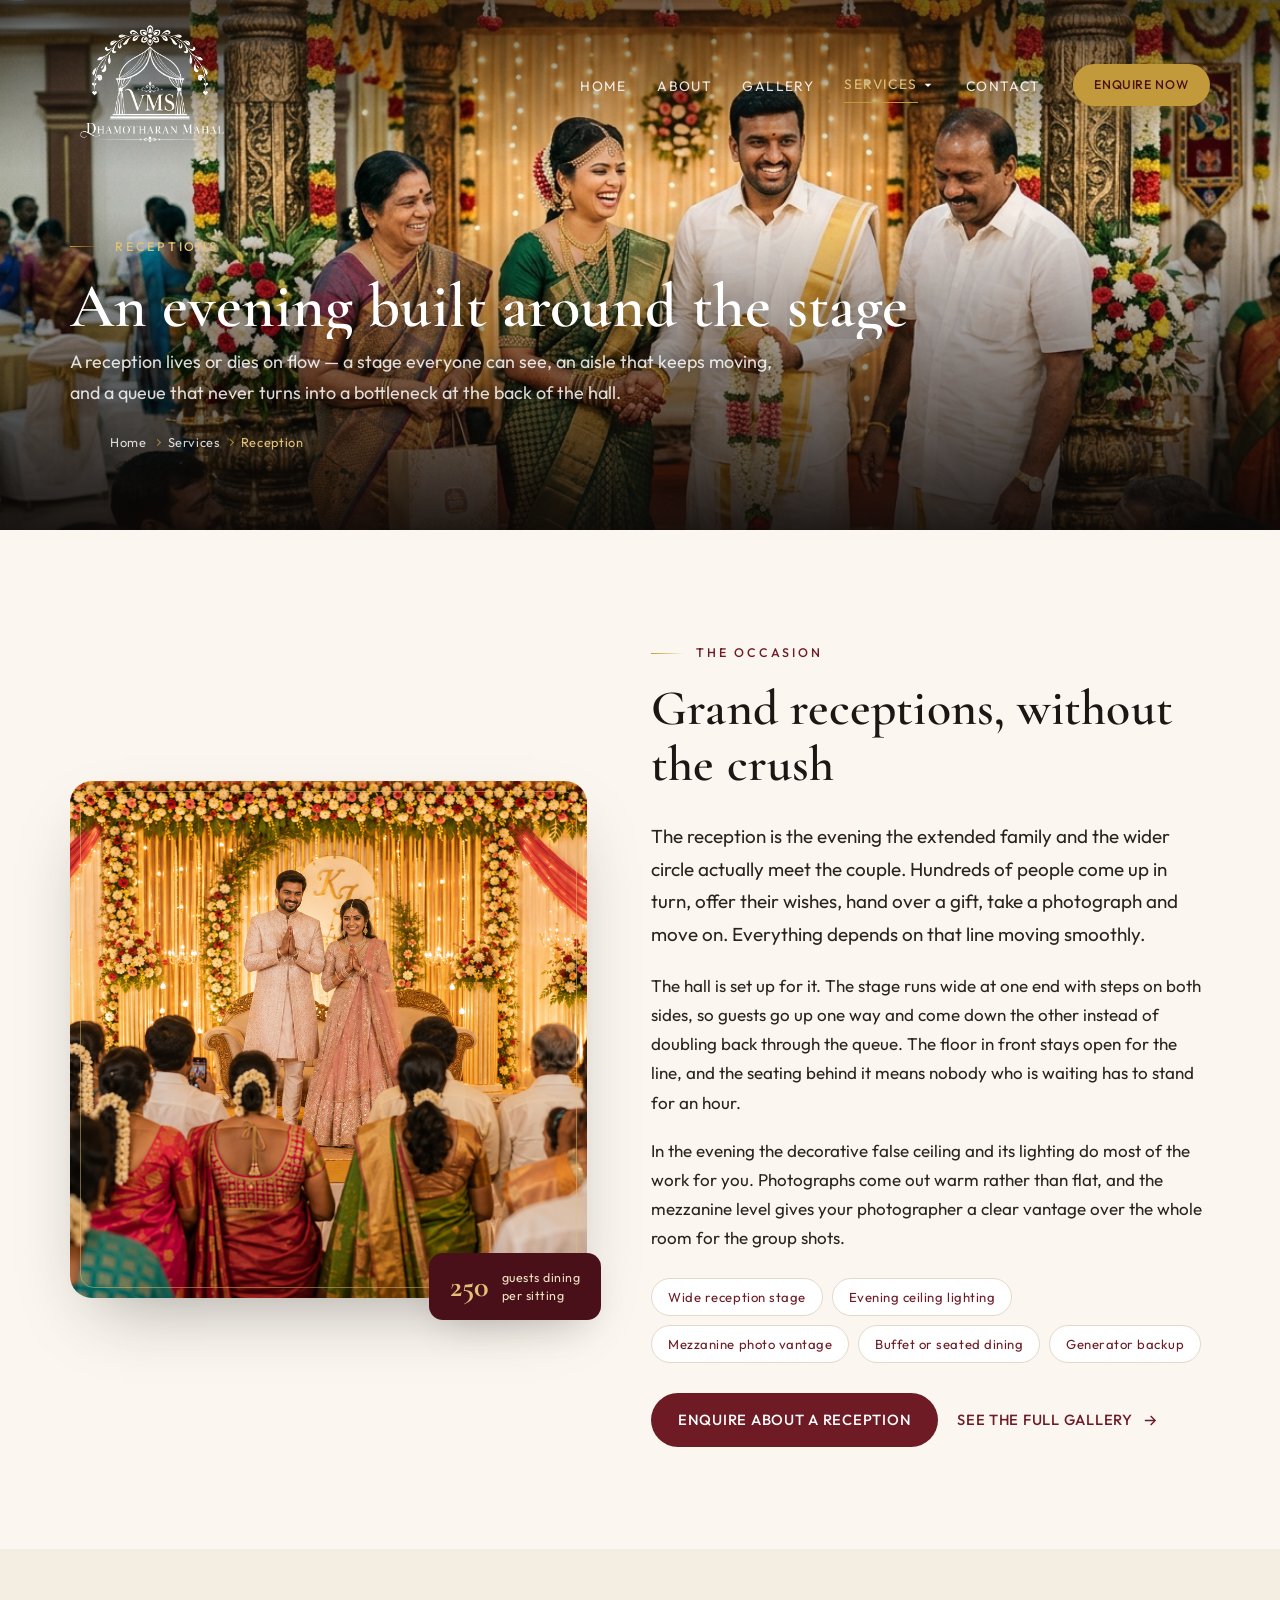
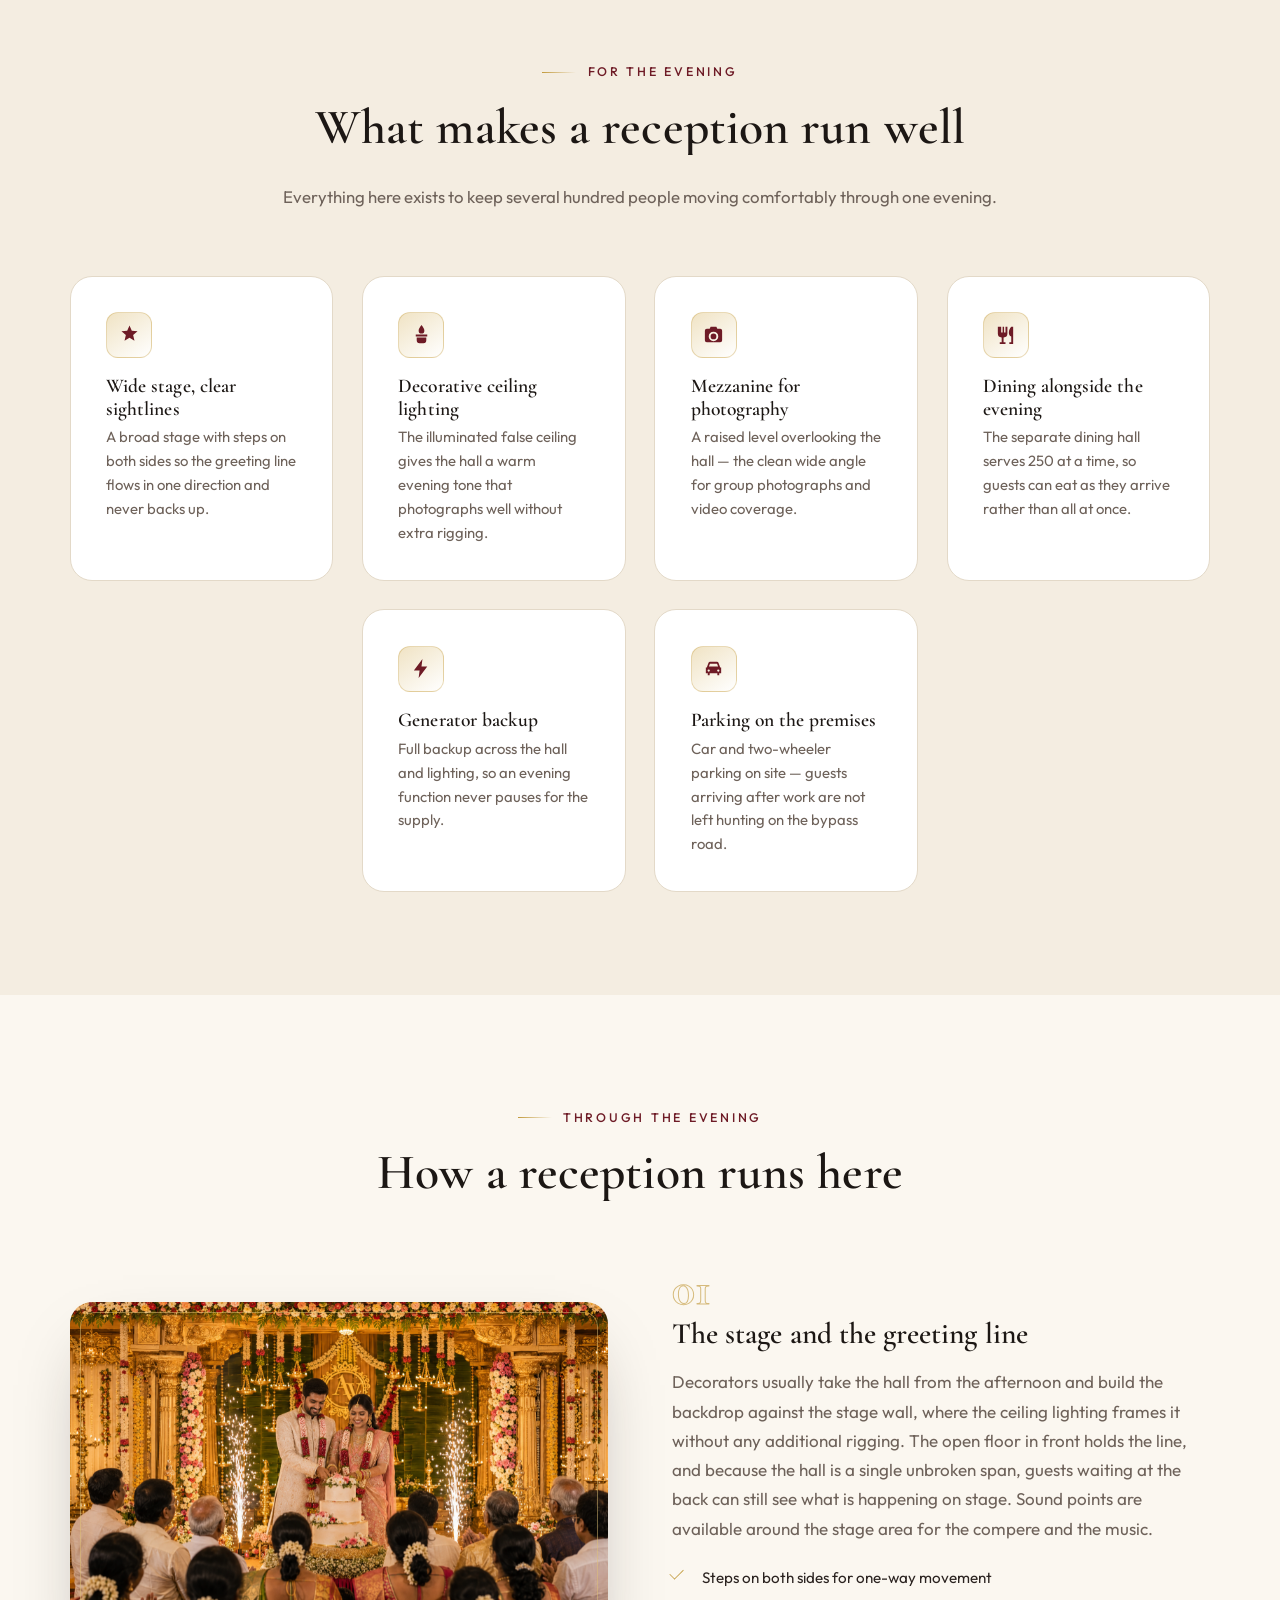
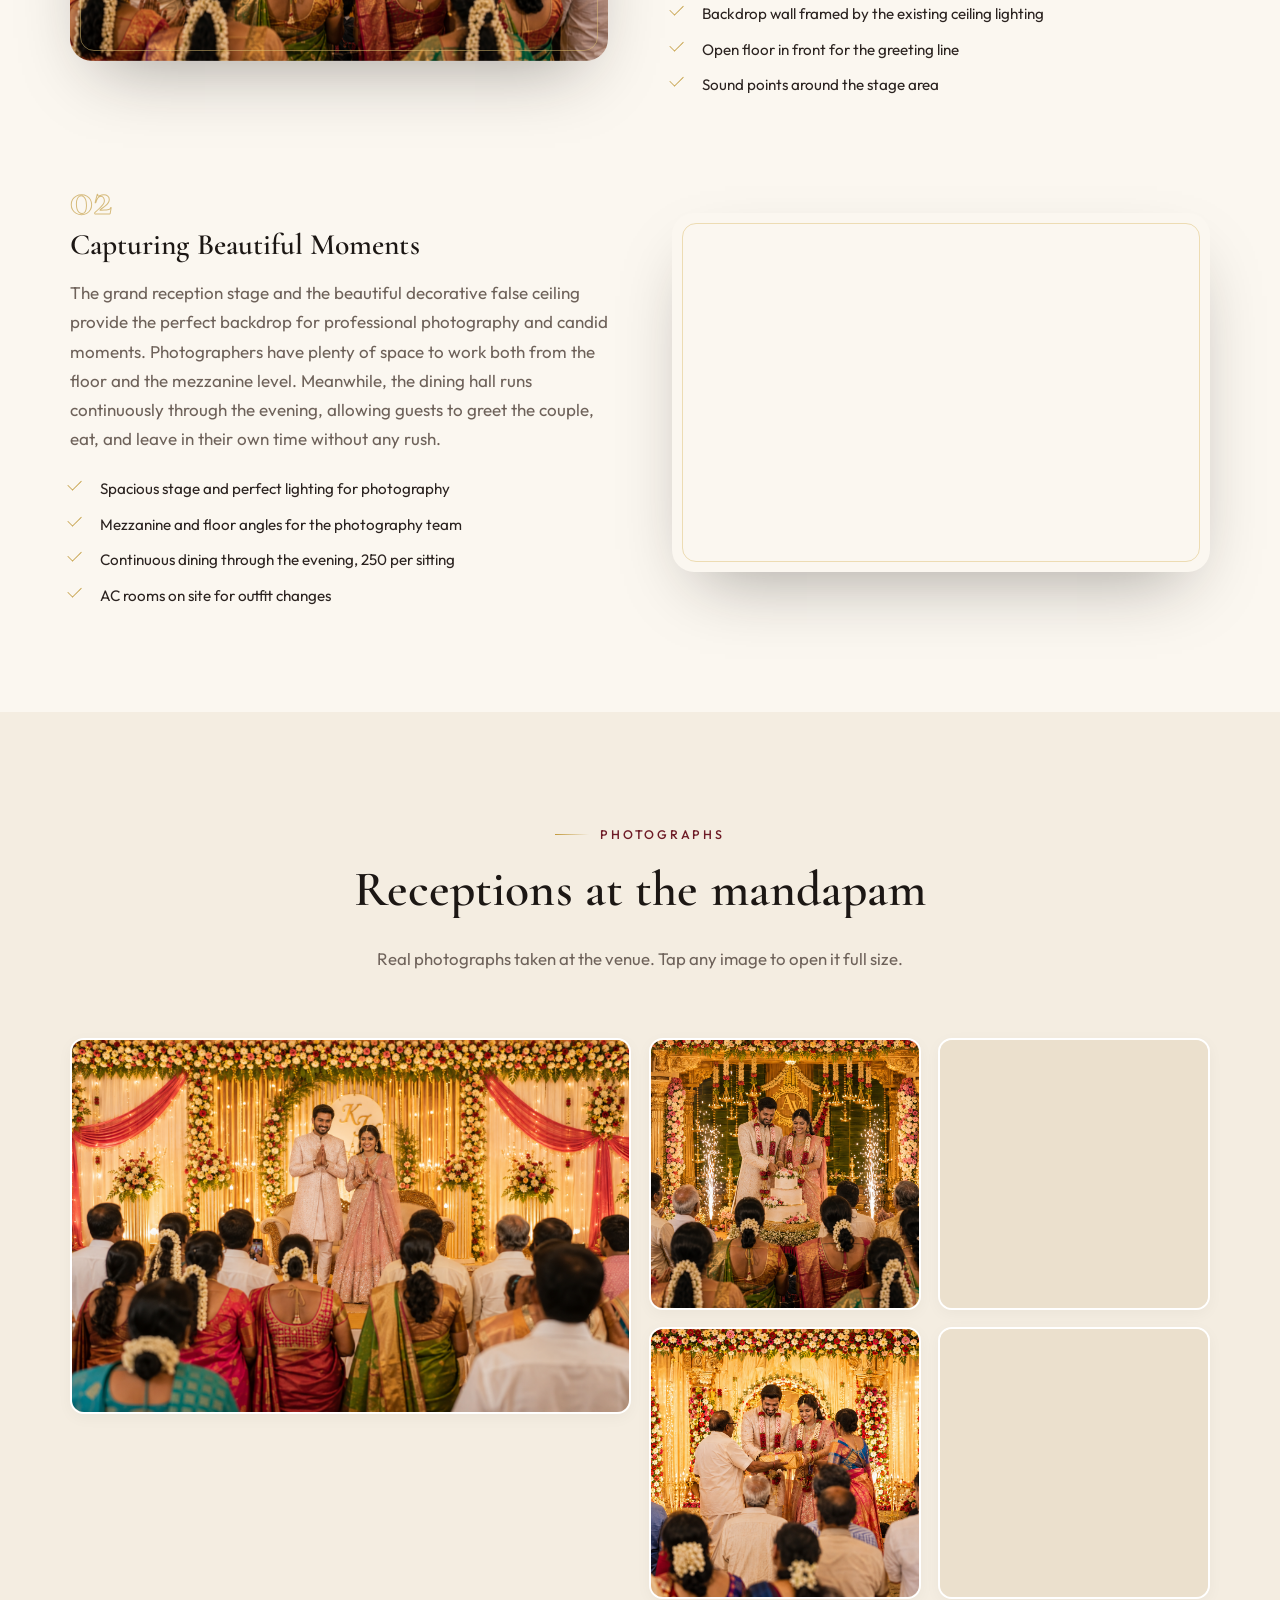
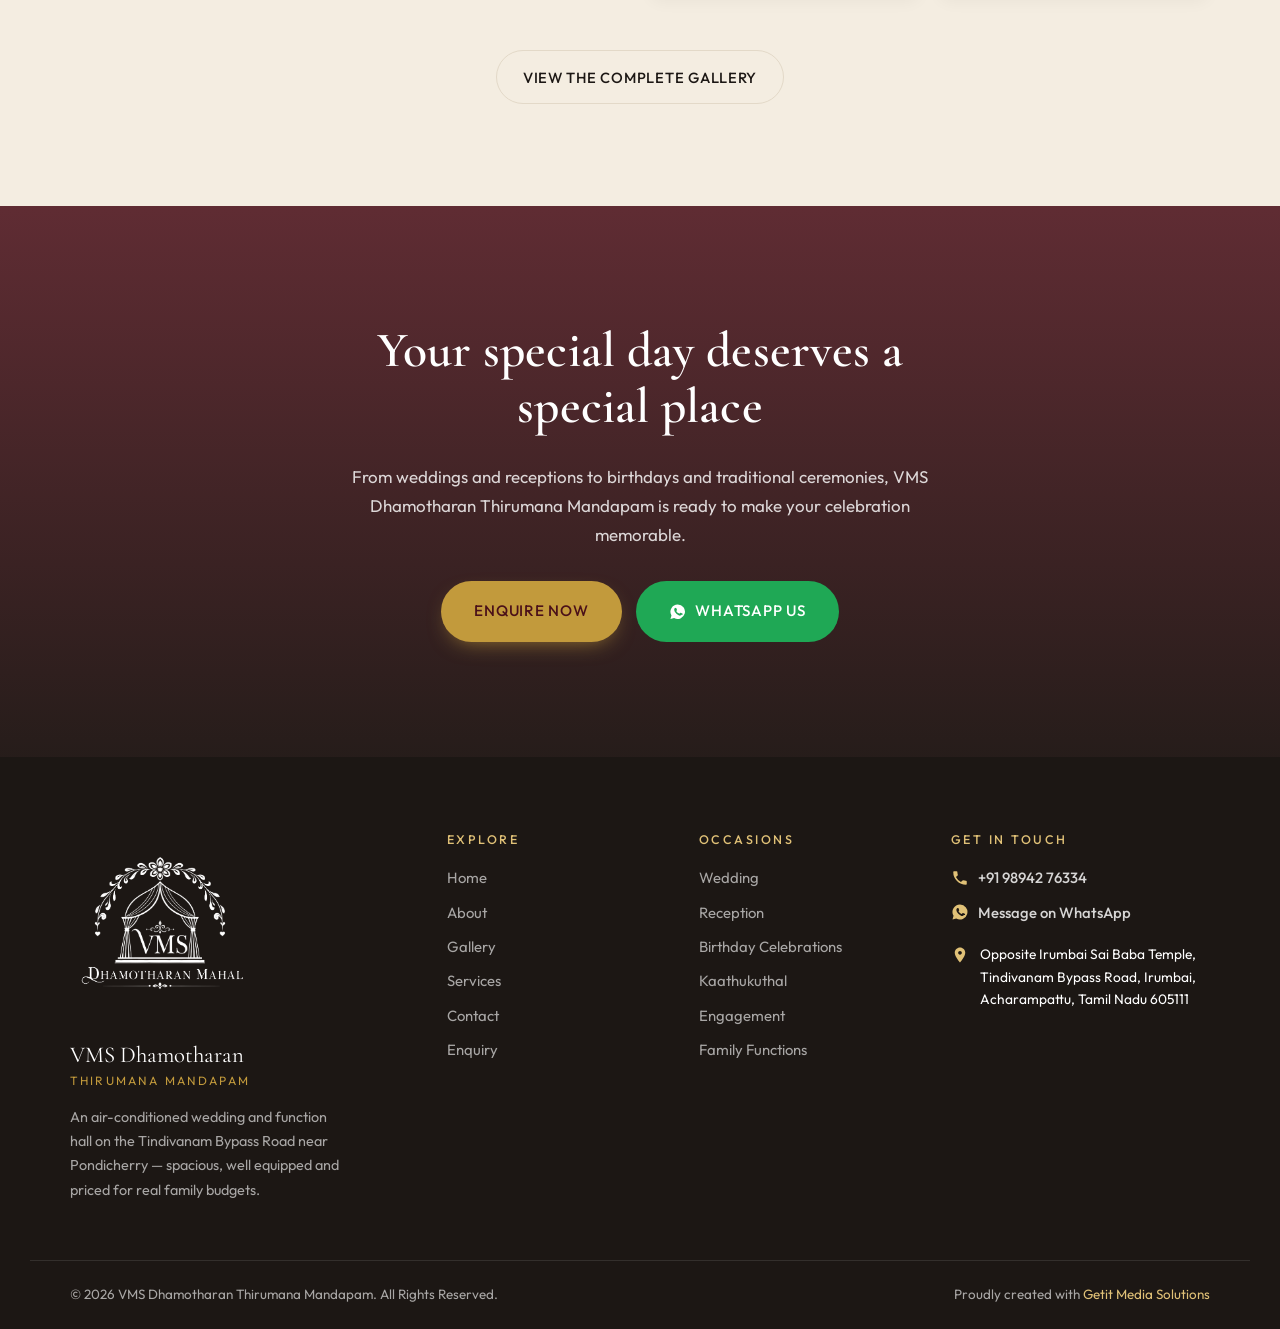
<file: reception.html>
<!DOCTYPE html>
<html lang="en">

<head>
  <meta charset="UTF-8">
  <meta name="viewport" content="width=device-width, initial-scale=1, viewport-fit=cover">
  <meta name="theme-color" content="#4A1019">

  <title>Wedding Reception Hall Near Pondicherry | VMS Dhamotharan Thirumana Mandapam</title>
  <meta name="description"
    content="A grand air-conditioned reception hall near Pondicherry with a wide stage, decorative ceiling lighting, a mezzanine vantage for photographers, dining for 250 and generator backup.">
  <link rel="canonical" href="reception.html">

  <meta property="og:type" content="website">
  <meta property="og:site_name" content="VMS Dhamotharan Thirumana Mandapam">
  <meta property="og:title" content="Wedding Reception Hall Near Pondicherry | VMS Dhamotharan Thirumana Mandapam">
  <meta property="og:description"
    content="A grand air-conditioned reception hall near Pondicherry with a wide stage, decorative ceiling lighting, a mezzanine vantage for photographers, dining for 250 and generator backup.">
  <meta property="og:image" content="assets/images/services/reception/new_reception_1.png">
  <meta property="og:locale" content="en_IN">
  <meta name="twitter:card" content="summary_large_image">

  <link rel="icon"
    href="data:image/svg+xml,%3Csvg xmlns='http://www.w3.org/2000/svg' viewBox='0 0 32 32'%3E%3Crect width='32' height='32' rx='7' fill='%234A1019'/%3E%3Ctext x='16' y='22' font-family='Georgia,serif' font-size='14' font-weight='700' fill='%23C29A3C' text-anchor='middle'%3EV%3C/text%3E%3C/svg%3E">

  <link rel="preconnect" href="https://fonts.googleapis.com">
  <link rel="preconnect" href="https://fonts.gstatic.com" crossorigin>
  <link
    href="https://fonts.googleapis.com/css2?family=Cormorant+Garamond:ital,wght@0,300;0,400;0,500;0,600;0,700;1,400&family=Outfit:wght@100..900&family=Noto+Sans+Tamil:wght@400;600&display=swap"
    rel="stylesheet">
  <link rel="stylesheet" href="css/style.css?v=5">

  <script type="application/ld+json">
{
  "@context": "https://schema.org",
  "@type": "BreadcrumbList",
  "itemListElement": [
    { "@type": "ListItem", "position": 1, "name": "Home", "item": "index.html" },
    { "@type": "ListItem", "position": 2, "name": "Services", "item": "services.html" },
    { "@type": "ListItem", "position": 3, "name": "Reception", "item": "reception.html" }
  ]
}
</script>
  <script type="application/ld+json">
{
  "@context": "https://schema.org",
  "@type": "Service",
  "name": "Wedding Reception Venue Hire",
  "serviceType": "Reception",
  "areaServed": "Pondicherry, Villupuram and Tindivanam, Tamil Nadu",
  "provider": {
    "@type": "EventVenue",
    "name": "VMS Dhamotharan Thirumana Mandapam",
    "telephone": "+919894276334",
    "address": {
      "@type": "PostalAddress",
      "streetAddress": "Opposite Irumbai Sai Baba Temple, Tindivanam Bypass Road, Irumbai",
      "addressLocality": "Acharampattu",
      "addressRegion": "Tamil Nadu",
      "postalCode": "605111",
      "addressCountry": "IN"
    }
  }
}
</script>
</head>

<body>

  <a class="skip-link" href="#main">Skip to main content</a>

  <header class="site-header" id="header">
    <div class="shell header-inner">
      <a class="brand" href="index.html" aria-label="VMS Dhamotharan Thirumana Mandapam — home">
        <span class="brand-mark" aria-hidden="true">
          <img src="assets/images/vms-logo.png" alt="VMS Logo" class="brand-logo-img">
        </span>
        <span class="brand-words">
          <span class="brand-name">VMS Dhamotharan</span>
          <span class="brand-sub">Thirumana Mandapam</span>
        </span>
      </a>

      <nav class="nav" id="nav" aria-label="Primary">
        <ul class="nav-list">
          <li><a href="index.html" class="nav-link">Home</a></li>
          <li><a href="about.html" class="nav-link">About</a></li>
          <li><a href="gallery.html" class="nav-link">Gallery</a></li>
          <li class="has-dropdown">
            <a href="services.html" class="nav-link is-active">Services</a>
            <ul class="dropdown-menu">
              <li><a href="wedding.html">Wedding</a></li>
              <li><a href="reception.html" aria-current="page">Reception</a></li>
              <li><a href="birthday-celebrations.html">Birthday Celebrations</a></li>
              <li><a href="kaathukuthal.html">Kaathukuthal</a></li>
              <li><a href="engagement.html">Engagement</a></li>
              <li><a href="family-functions.html">Family Functions</a></li>
            </ul>
          </li>
          <li><a href="contact.html" class="nav-link">Contact</a></li>
        </ul>
        <a href="enquiry.html" class="btn btn-gold nav-cta">Enquire Now</a>
      </nav>

      <button class="nav-toggle" id="navToggle" aria-label="Open menu" aria-expanded="false" aria-controls="nav">
        <span class="nav-toggle-bars" aria-hidden="true"><i></i><i></i><i></i></span>
      </button>
    </div>
  </header>
  <div class="nav-scrim" id="navScrim" hidden></div>

  <main id="main">

    <!-- ============ HERO ============ -->
    <section class="page-hero">
      <div class="page-hero-media">
        <img src="assets/images/reception.png" width="1200" height="896" fetchpriority="high" decoding="async"
          alt="The main hall interior with its illuminated decorative false ceiling for reception">
      </div>
      <div class="shell">
        <p class="eyebrow reveal"><span class="eyebrow-rule" aria-hidden="true"></span> Receptions</p>
        <h1 class="page-hero-title reveal" data-delay="1">An evening built around the stage</h1>
        <p class="page-hero-lede reveal" data-delay="2">
          A reception lives or dies on flow — a stage everyone can see, an aisle that keeps moving, and a queue that
          never turns into a bottleneck at the back of the hall.
        </p>
        <ol class="crumbs reveal" data-delay="3">
          <li><a href="index.html">Home</a></li>
          <li><a href="services.html">Services</a></li>
          <li><span aria-current="page">Reception</span></li>
        </ol>
      </div>
    </section>

    <!-- ============ INTRODUCTION ============ -->
    <section class="section" aria-labelledby="intro-h">
      <div class="shell about-grid">
        <div class="about-visual reveal">
          <div class="frame frame-gold">
            <img src="assets/images/services/reception/new_reception_1.png" width="680" height="383" loading="lazy"
              decoding="async" alt="The decorative false ceiling and mezzanine level above the main hall">
          </div>
          <div class="about-badge">
            <span class="about-badge-num">250</span>
            <span class="about-badge-txt">guests dining<br>per sitting</span>
          </div>
        </div>

        <div class="about-body">
          <p class="eyebrow reveal"><span class="eyebrow-rule" aria-hidden="true"></span> The Occasion</p>
          <h2 class="h2 reveal" data-delay="1" id="intro-h">Grand receptions, without the crush</h2>
          <p class="lede reveal" data-delay="2">The reception is the evening the extended family and the wider circle
            actually meet the couple. Hundreds of people come up in turn, offer their wishes, hand over a gift, take a
            photograph and move on. Everything depends on that line moving smoothly.</p>
          <p class="reveal" data-delay="3">The hall is set up for it. The stage runs wide at one end with steps on both
            sides, so guests go up one way and come down the other instead of doubling back through the queue. The floor
            in front stays open for the line, and the seating behind it means nobody who is waiting has to stand for an
            hour.</p>
          <p class="reveal" data-delay="4">In the evening the decorative false ceiling and its lighting do most of the
            work for you. Photographs come out warm rather than flat, and the mezzanine level gives your photographer a
            clear vantage over the whole room for the group shots.</p>

          <div class="chip-row reveal" data-delay="5">
            <span class="chip">Wide reception stage</span>
            <span class="chip">Evening ceiling lighting</span>
            <span class="chip">Mezzanine photo vantage</span>
            <span class="chip">Buffet or seated dining</span>
            <span class="chip">Generator backup</span>
          </div>

          <div class="about-actions reveal" data-delay="6">
            <a href="enquiry.html" class="btn btn-maroon">Enquire About a Reception</a>
            <a href="gallery.html" class="btn btn-link">
              See the full gallery
              <svg class="ico" viewBox="0 0 24 24" aria-hidden="true">
                <path d="M13 5l7 7-7 7-1.4-1.4L16.2 13H4v-2h12.2L11.6 6.4 13 5Z" />
              </svg>
            </a>
          </div>
        </div>
      </div>
    </section>

    <!-- ============ FACILITIES ============ -->
    <section class="section section-cream" aria-labelledby="feat-h">
      <div class="shell">
        <header class="section-head">
          <p class="eyebrow reveal"><span class="eyebrow-rule" aria-hidden="true"></span> For the Evening</p>
          <h2 class="h2 reveal" data-delay="1" id="feat-h">What makes a reception run well</h2>
          <p class="section-sub reveal" data-delay="2">
            Everything here exists to keep several hundred people moving comfortably through one evening.
          </p>
        </header>

        <ul class="feature-grid">
          <li class="feature reveal">
            <span class="feature-ico" aria-hidden="true"><svg viewBox="0 0 24 24">
                <path d="M12 2.5 14.4 8l6 .5-4.6 4 1.4 5.9L12 15.3 6.8 18.4 8.2 12.5l-4.6-4 6-.5L12 2.5Z" />
              </svg></span>
            <h3 class="feature-t">Wide stage, clear sightlines</h3>
            <p class="feature-d">A broad stage with steps on both sides so the greeting line flows in one direction and
              never backs up.</p>
          </li>
          <li class="feature reveal">
            <span class="feature-ico" aria-hidden="true"><svg viewBox="0 0 24 24">
                <path
                  d="M12 2c1.7 2.4 3 4 3 6a3 3 0 0 1-6 0c0-2 1.3-3.6 3-6ZM6 12h12v2H6v-2Zm1 3h10v3a3 3 0 0 1-3 3h-4a3 3 0 0 1-3-3v-3Z" />
              </svg></span>
            <h3 class="feature-t">Decorative ceiling lighting</h3>
            <p class="feature-d">The illuminated false ceiling gives the hall a warm evening tone that photographs well
              without extra rigging.</p>
          </li>
          <li class="feature reveal">
            <span class="feature-ico" aria-hidden="true"><svg viewBox="0 0 24 24">
                <path
                  d="M9 4h6l1 2h3a2 2 0 0 1 2 2v10a2 2 0 0 1-2 2H5a2 2 0 0 1-2-2V8a2 2 0 0 1 2-2h3l1-2Zm3 5a5 5 0 1 0 0 10 5 5 0 0 0 0-10Zm0 2a3 3 0 1 1 0 6 3 3 0 0 1 0-6Z" />
              </svg></span>
            <h3 class="feature-t">Mezzanine for photography</h3>
            <p class="feature-d">A raised level overlooking the hall — the clean wide angle for group photographs and
              video coverage.</p>
          </li>
          <li class="feature reveal">
            <span class="feature-ico" aria-hidden="true"><svg viewBox="0 0 24 24">
                <path
                  d="M4 4v7a4 4 0 0 0 4 4v5H6v2h6v-2h-2v-5a4 4 0 0 0 4-4V4h-2v6h-1.5V4H9v6H7.5V4H4Zm14 0c-1.6 1.6-2.5 3.8-2.5 6.2 0 2 .9 3.4 2.5 3.8V20h-2v2h4V4h-2Z" />
              </svg></span>
            <h3 class="feature-t">Dining alongside the evening</h3>
            <p class="feature-d">The separate dining hall serves 250 at a time, so guests can eat as they arrive rather
              than all at once.</p>
          </li>
          <li class="feature reveal">
            <span class="feature-ico" aria-hidden="true"><svg viewBox="0 0 24 24">
                <path d="M13 2 4 14h6l-1 8 9-12h-6l1-8Z" />
              </svg></span>
            <h3 class="feature-t">Generator backup</h3>
            <p class="feature-d">Full backup across the hall and lighting, so an evening function never pauses for the
              supply.</p>
          </li>
          <li class="feature reveal">
            <span class="feature-ico" aria-hidden="true"><svg viewBox="0 0 24 24">
                <path
                  d="M5 11 6.6 6.4A2 2 0 0 1 8.5 5h7a2 2 0 0 1 1.9 1.4L19 11h1v6h-2v2h-2v-2H8v2H6v-2H4v-6h1Zm2.2-1h9.6l-1.1-3H8.3l-1.1 3ZM7 13a1.2 1.2 0 1 0 0 2.4A1.2 1.2 0 0 0 7 13Zm10 0a1.2 1.2 0 1 0 0 2.4A1.2 1.2 0 0 0 17 13Z" />
              </svg></span>
            <h3 class="feature-t">Parking on the premises</h3>
            <p class="feature-d">Car and two-wheeler parking on site — guests arriving after work are not left hunting
              on the bypass road.</p>
          </li>
        </ul>
      </div>
    </section>

    <!-- ============ HOW THE VENUE IS USED ============ -->
    <section class="section" aria-labelledby="rows-h">
      <div class="shell">
        <header class="section-head">
          <p class="eyebrow reveal"><span class="eyebrow-rule" aria-hidden="true"></span> Through the Evening</p>
          <h2 class="h2 reveal" data-delay="1" id="rows-h">How a reception runs here</h2>
        </header>

        <div class="fac-row reveal" id="stage-1">
          <div class="fac-media">
            <div class="frame frame-gold">
              <img src="assets/images/services/reception/new_reciption_2.png" width="1024" height="1024" loading="lazy"
                decoding="async" alt="South Indian wedding reception couple sharing a joyful moment on stage">
            </div>
          </div>
          <div class="fac-body">
            <span class="fac-step" aria-hidden="true">01</span>
            <h3 class="h3">The stage and the greeting line</h3>
            <p>Decorators usually take the hall from the afternoon and build the backdrop against the stage wall, where
              the ceiling lighting frames it without any additional rigging. The open floor in front holds the line, and
              because the hall is a single unbroken span, guests waiting at the back can still see what is happening on
              stage. Sound points are available around the stage area for the compere and the music.</p>
            <ul class="tick-list">
              <li>Steps on both sides for one-way movement</li>
              <li>Backdrop wall framed by the existing ceiling lighting</li>
              <li>Open floor in front for the greeting line</li>
              <li>Sound points around the stage area</li>
            </ul>
          </div>
        </div>

        <div class="fac-row fac-row-rev reveal" id="stage-2">
          <div class="fac-media">
            <div class="frame frame-gold">
              <img src="assets/images/services/reception/new_reception_3.png" width="680" height="453" loading="lazy"
                decoding="async" alt="A traditional honouring ceremony taking place on the decorated stage">
            </div>
          </div>
          <div class="fac-body">
            <span class="fac-step" aria-hidden="true">02</span>
            <h3 class="h3">Capturing Beautiful Moments</h3>
            <p>The grand reception stage and the beautiful decorative false ceiling provide the perfect backdrop for
              professional photography and candid moments. Photographers have plenty of space to work both from the
              floor and the mezzanine level. Meanwhile, the dining hall runs continuously through the evening, allowing
              guests to greet the couple, eat, and leave in their own time without any rush.</p>
            <ul class="tick-list">
              <li>Spacious stage and perfect lighting for photography</li>
              <li>Mezzanine and floor angles for the photography team</li>
              <li>Continuous dining through the evening, 250 per sitting</li>
              <li>AC rooms on site for outfit changes</li>
            </ul>
          </div>
        </div>
      </div>
    </section>

    <!-- ============ GALLERY ============ -->
    <section class="section section-cream" aria-labelledby="gal-h">
      <div class="shell">
        <header class="section-head">
          <p class="eyebrow reveal"><span class="eyebrow-rule" aria-hidden="true"></span> Photographs</p>
          <h2 class="h2 reveal" data-delay="1" id="gal-h">Receptions at the mandapam</h2>
          <p class="section-sub reveal" data-delay="2">
            Real photographs taken at the venue. Tap any image to open it full size.
          </p>
        </header>

        <ul class="gallery service-gallery">
          <li class="gal-item">
            <button class="gal-btn" type="button" data-full="assets/images/services/reception/new_reception_1.png"
              data-caption="Elegant South Indian wedding reception inside the mandapam">
              <img src="assets/images/services/reception/new_reception_1.png" width="1024" height="576" loading="lazy"
                decoding="async" alt="Elegant South Indian wedding reception inside the mandapam">
              <span class="gal-overlay" aria-hidden="true"><span class="gal-view">View</span></span>
            </button>
          </li>
          <li class="gal-item">
            <button class="gal-btn" type="button" data-full="assets/images/services/reception/new_reciption_2.png"
              data-caption="Grand South Indian wedding reception greeting line on stage">
              <img src="assets/images/services/reception/new_reciption_2.png" width="1024" height="1024" loading="lazy"
                decoding="async" alt="Grand South Indian wedding reception greeting line on stage">
              <span class="gal-overlay" aria-hidden="true"><span class="gal-view">View</span></span>
            </button>
          </li>
          <li class="gal-item">
            <button class="gal-btn" type="button" data-full="assets/images/services/reception/new_reception_3.png"
              data-caption="South Indian wedding reception couple sharing a joyful moment on stage">
              <img src="assets/images/services/reception/new_reception_3.png" width="1024" height="1024" loading="lazy"
                decoding="async" alt="South Indian wedding reception couple sharing a joyful moment on stage">
              <span class="gal-overlay" aria-hidden="true"><span class="gal-view">View</span></span>
            </button>
          </li>
          <li class="gal-item">
            <button class="gal-btn" type="button" data-full="assets/images/services/reception/new_reciption_4.png"
              data-caption="Stage decorations and floral arches for evening reception">
              <img src="assets/images/services/reception/new_reciption_4.png" width="1024" height="1024" loading="lazy"
                decoding="async" alt="Stage decorations and floral arches for evening reception">
              <span class="gal-overlay" aria-hidden="true"><span class="gal-view">View</span></span>
            </button>
          </li>
          <li class="gal-item gal-wide">
            <button class="gal-btn" type="button" data-full="assets/images/services/reception/new_reciption_5.png"
              data-caption="Wide banquet view with guests dining and reception stage glowing">
              <img src="assets/images/services/reception/new_reciption_5.png" width="680" height="453" loading="lazy"
                decoding="async" alt="Wide banquet view with guests dining and reception stage glowing">
              <span class="gal-overlay" aria-hidden="true"><span class="gal-view">View</span></span>
            </button>
          </li>
        </ul>

        <p class="section-more reveal">
          <a href="gallery.html" class="btn btn-outline-dark">View the complete gallery</a>
        </p>
      </div>
    </section>

    <!-- ============ CTA ============ -->
    <section class="cta" aria-labelledby="cta-h">
      <div class="cta-bg" aria-hidden="true">
        <img src="assets/images/optimized/hero-wide-2400.webp" width="1537" height="1023" loading="lazy"
          decoding="async" alt="">
      </div>
      <div class="shell cta-inner">
        <h2 class="h2 cta-h reveal" id="cta-h">Your special day deserves a special place</h2>
        <p class="cta-p reveal" data-delay="1">
          From weddings and receptions to birthdays and traditional ceremonies, VMS Dhamotharan
          Thirumana Mandapam is ready to make your celebration memorable.
        </p>
        <div class="cta-actions reveal" data-delay="2">
          <a href="enquiry.html" class="btn btn-gold btn-lg">Enquire Now</a>
          <a href="https://wa.me/919894276334?text=Hello%20VMS%20Dhamotharan%20Thirumana%20Mandapam%2C%20I%20would%20like%20to%20know%20about%20hall%20availability."
            target="_blank" rel="noopener" class="btn btn-whatsapp btn-lg">
            <svg class="ico" viewBox="0 0 24 24" aria-hidden="true">
              <path
                d="M12 2a10 10 0 0 0-8.6 15.1L2 22l5-1.3A10 10 0 1 0 12 2Zm5.3 14.1c-.2.6-1.3 1.2-1.8 1.2-.5.1-1 .1-1.7-.1a12 12 0 0 1-5.6-4.9c-.4-.6-1-1.6-1-3s.7-2 1-2.3a1 1 0 0 1 .8-.3h.5c.2 0 .4 0 .6.5l.8 2c.1.2.1.4 0 .6l-.4.5-.3.3c-.1.2-.3.3-.1.6a8.5 8.5 0 0 0 3.9 3.3c.3.1.5.1.7-.1l.9-1c.2-.2.3-.2.6-.1l2 1c.3.1.5.2.5.3.1.2.1.9-.1 1.5Z" />
            </svg>
            WhatsApp Us
          </a>
        </div>
      </div>
    </section>

  </main>

  <footer class="site-footer">
    <div class="shell footer-grid">
      <div class="footer-brand">
        <span class="brand-mark brand-mark-lg" aria-hidden="true">
          <img src="assets/images/vms-logo.png" alt="VMS Logo" class="brand-logo-img brand-logo-footer">
        </span>
        <p class="footer-name">VMS Dhamotharan<br><span>Thirumana Mandapam</span></p>

        <p class="footer-desc">
          An air-conditioned wedding and function hall on the Tindivanam Bypass Road near
          Pondicherry — spacious, well equipped and priced for real family budgets.
        </p>
      </div>

      <nav class="footer-col" aria-label="Footer navigation">
        <h2 class="footer-h">Explore</h2>
        <ul>
          <li><a href="index.html">Home</a></li>
          <li><a href="about.html">About</a></li>
          <li><a href="gallery.html">Gallery</a></li>
          <li><a href="services.html">Services</a></li>
          <li><a href="contact.html">Contact</a></li>
          <li><a href="enquiry.html">Enquiry</a></li>
        </ul>
      </nav>

      <div class="footer-col">
        <h2 class="footer-h">Occasions</h2>
        <ul>
          <li><a href="wedding.html">Wedding</a></li>
          <li><a href="reception.html">Reception</a></li>
          <li><a href="birthday-celebrations.html">Birthday Celebrations</a></li>
          <li><a href="kaathukuthal.html">Kaathukuthal</a></li>
          <li><a href="engagement.html">Engagement</a></li>
          <li><a href="family-functions.html">Family Functions</a></li>
        </ul>
      </div>

      <div class="footer-col">
        <h2 class="footer-h">Get in Touch</h2>
        <ul class="footer-contact">
          <li>
            <svg class="fc-icon" viewBox="0 0 24 24" aria-hidden="true" fill="currentColor">
              <path
                d="M6.6 10.8a15.1 15.1 0 0 0 6.6 6.6l2.2-2.2a1 1 0 0 1 1-.25 11.4 11.4 0 0 0 3.6.58 1 1 0 0 1 1 1V20a1 1 0 0 1-1 1A17 17 0 0 1 3 4a1 1 0 0 1 1-1h3.5a1 1 0 0 1 1 1 11.4 11.4 0 0 0 .58 3.6 1 1 0 0 1-.25 1Z" />
            </svg>
            <a href="tel:+919894276334">+91 98942 76334</a>
          </li>
          <li>
            <svg class="fc-icon" viewBox="0 0 24 24" aria-hidden="true" fill="currentColor">
              <path
                d="M12 2a10 10 0 0 0-8.6 15.1L2 22l5-1.3A10 10 0 1 0 12 2Zm5.3 14.1c-.2.6-1.3 1.2-1.8 1.2-.5.1-1 .1-1.7-.1a12 12 0 0 1-5.6-4.9c-.4-.6-1-1.6-1-3s.7-2 1-2.3a1 1 0 0 1 .8-.3h.5c.2 0 .4 0 .6.5l.8 2c.1.2.1.4 0 .6l-.4.5-.3.3c-.1.2-.3.3-.1.6a8.5 8.5 0 0 0 3.9 3.3c.3.1.5.1.7-.1l.9-1c.2-.2.3-.2.6-.1l2 1c.3.1.5.2.5.3.1.2.1.9-.1 1.5Z" />
            </svg>
            <a href="https://wa.me/919894276334" target="_blank" rel="noopener">Message on WhatsApp</a>
          </li>
        </ul>
        <p class="footer-addr">
          <svg class="fc-icon" viewBox="0 0 24 24" aria-hidden="true" fill="currentColor">
            <path
              d="M12 2C8.13 2 5 5.13 5 9c0 5.25 7 13 7 13s7-7.75 7-13c0-3.87-3.13-7-7-7zm0 9.5c-1.38 0-2.5-1.12-2.5-2.5s1.12-2.5 2.5-2.5 2.5 1.12 2.5 2.5-1.12 2.5-2.5 2.5z" />
          </svg>
          <a href="https://maps.app.goo.gl/6HmaUfeiSNMeDCNu9" target="_blank" rel="noopener">Opposite Irumbai Sai Baba
            Temple,<br>
            Tindivanam Bypass Road, Irumbai,<br>
            Acharampattu, Tamil Nadu 605111</a>
        </p>
      </div>
    </div>

    <div class="shell footer-bottom">
      <p>&copy; <span id="year">2026</span> VMS Dhamotharan Thirumana Mandapam. All Rights Reserved.</p>
      <p>Proudly created with <a href="https://www.getitmediasolutions.com/" target="_blank" rel="noopener">Getit Media
          Solutions</a></p>
    </div>
  </footer>

  <div class="dock" aria-label="Quick contact">
    <a class="dock-btn dock-call" href="tel:+919894276334">
      <svg viewBox="0 0 24 24" aria-hidden="true">
        <path
          d="M6.6 10.8a15.1 15.1 0 0 0 6.6 6.6l2.2-2.2a1 1 0 0 1 1-.25 11.4 11.4 0 0 0 3.6.58 1 1 0 0 1 1 1V20a1 1 0 0 1-1 1A17 17 0 0 1 3 4a1 1 0 0 1 1-1h3.5a1 1 0 0 1 1 1 11.4 11.4 0 0 0 .58 3.6 1 1 0 0 1-.25 1Z" />
      </svg>
      <span>Call</span>
    </a>
    <a class="dock-btn dock-wa"
      href="https://wa.me/919894276334?text=Hello%20VMS%20Dhamotharan%20Thirumana%20Mandapam%2C%20I%20would%20like%20to%20enquire%20about%20booking%20the%20hall."
      target="_blank" rel="noopener">
      <svg viewBox="0 0 24 24" aria-hidden="true">
        <path
          d="M12 2a10 10 0 0 0-8.6 15.1L2 22l5-1.3A10 10 0 1 0 12 2Zm5.3 14.1c-.2.6-1.3 1.2-1.8 1.2-.5.1-1 .1-1.7-.1a12 12 0 0 1-5.6-4.9c-.4-.6-1-1.6-1-3s.7-2 1-2.3a1 1 0 0 1 .8-.3h.5c.2 0 .4 0 .6.5l.8 2c.1.2.1.4 0 .6l-.4.5-.3.3c-.1.2-.3.3-.1.6a8.5 8.5 0 0 0 3.9 3.3c.3.1.5.1.7-.1l.9-1c.2-.2.3-.2.6-.1l2 1c.3.1.5.2.5.3.1.2.1.9-.1 1.5Z" />
      </svg>
      <span>WhatsApp</span>
    </a>
  </div>

  <div class="lightbox" id="lightbox" role="dialog" aria-modal="true" aria-label="Gallery image viewer" hidden>
    <button class="lb-close" id="lbClose" type="button" aria-label="Close viewer">
      <svg viewBox="0 0 24 24" aria-hidden="true">
        <path d="M6.4 5 5 6.4 10.6 12 5 17.6 6.4 19 12 13.4 17.6 19 19 17.6 13.4 12 19 6.4 17.6 5 12 10.6 6.4 5Z" />
      </svg>
    </button>
    <button class="lb-nav lb-prev" id="lbPrev" type="button" aria-label="Previous image">
      <svg viewBox="0 0 24 24" aria-hidden="true">
        <path d="M15 4.4 13.6 3 5.6 11l8 8L15 17.6 8.4 11 15 4.4Z" />
      </svg>
    </button>
    <figure class="lb-figure">
      <img id="lbImg" alt="">
      <figcaption class="lb-cap"><span id="lbCap"></span><span class="lb-count" id="lbCount"></span></figcaption>
    </figure>
    <button class="lb-nav lb-next" id="lbNext" type="button" aria-label="Next image">
      <svg viewBox="0 0 24 24" aria-hidden="true">
        <path d="M9 4.4 10.4 3l8 8-8 8L9 17.6 15.6 11 9 4.4Z" />
      </svg>
    </button>
  </div>

  <script src="js/script.js?v=5" defer></script>
  <a href="https://wa.me/919894276334?text=Hello%20VMS%20Dhamotharan%20Thirumana%20Mandapam%2C%20I%20would%20like%20to%20enquire%20about%20booking%20the%20hall."
    target="_blank" rel="noopener" class="floating-wa" aria-label="Chat on WhatsApp">
    <svg viewBox="0 0 24 24" aria-hidden="true">
      <path
        d="M12 2a10 10 0 0 0-8.6 15.1L2 22l5-1.3A10 10 0 1 0 12 2Zm5.3 14.1c-.2.6-1.3 1.2-1.8 1.2-.5.1-1 .1-1.7-.1a12 12 0 0 1-5.6-4.9c-.4-.6-1-1.6-1-3s.7-2 1-2.3a1 1 0 0 1 .8-.3h.5c.2 0 .4 0 .6.5l.8 2c.1.2.1.4 0 .6l-.4.5-.3.3c-.1.2-.3.3-.1.6a8.5 8.5 0 0 0 3.9 3.3c.3.1.5.1.7-.1l.9-1c.2-.2.3-.2.6-.1l2 1c.3.1.5.2.5.3.1.2.1.9-.1 1.5Z" />
    </svg>
  </a>
</body>

</html>
</file>
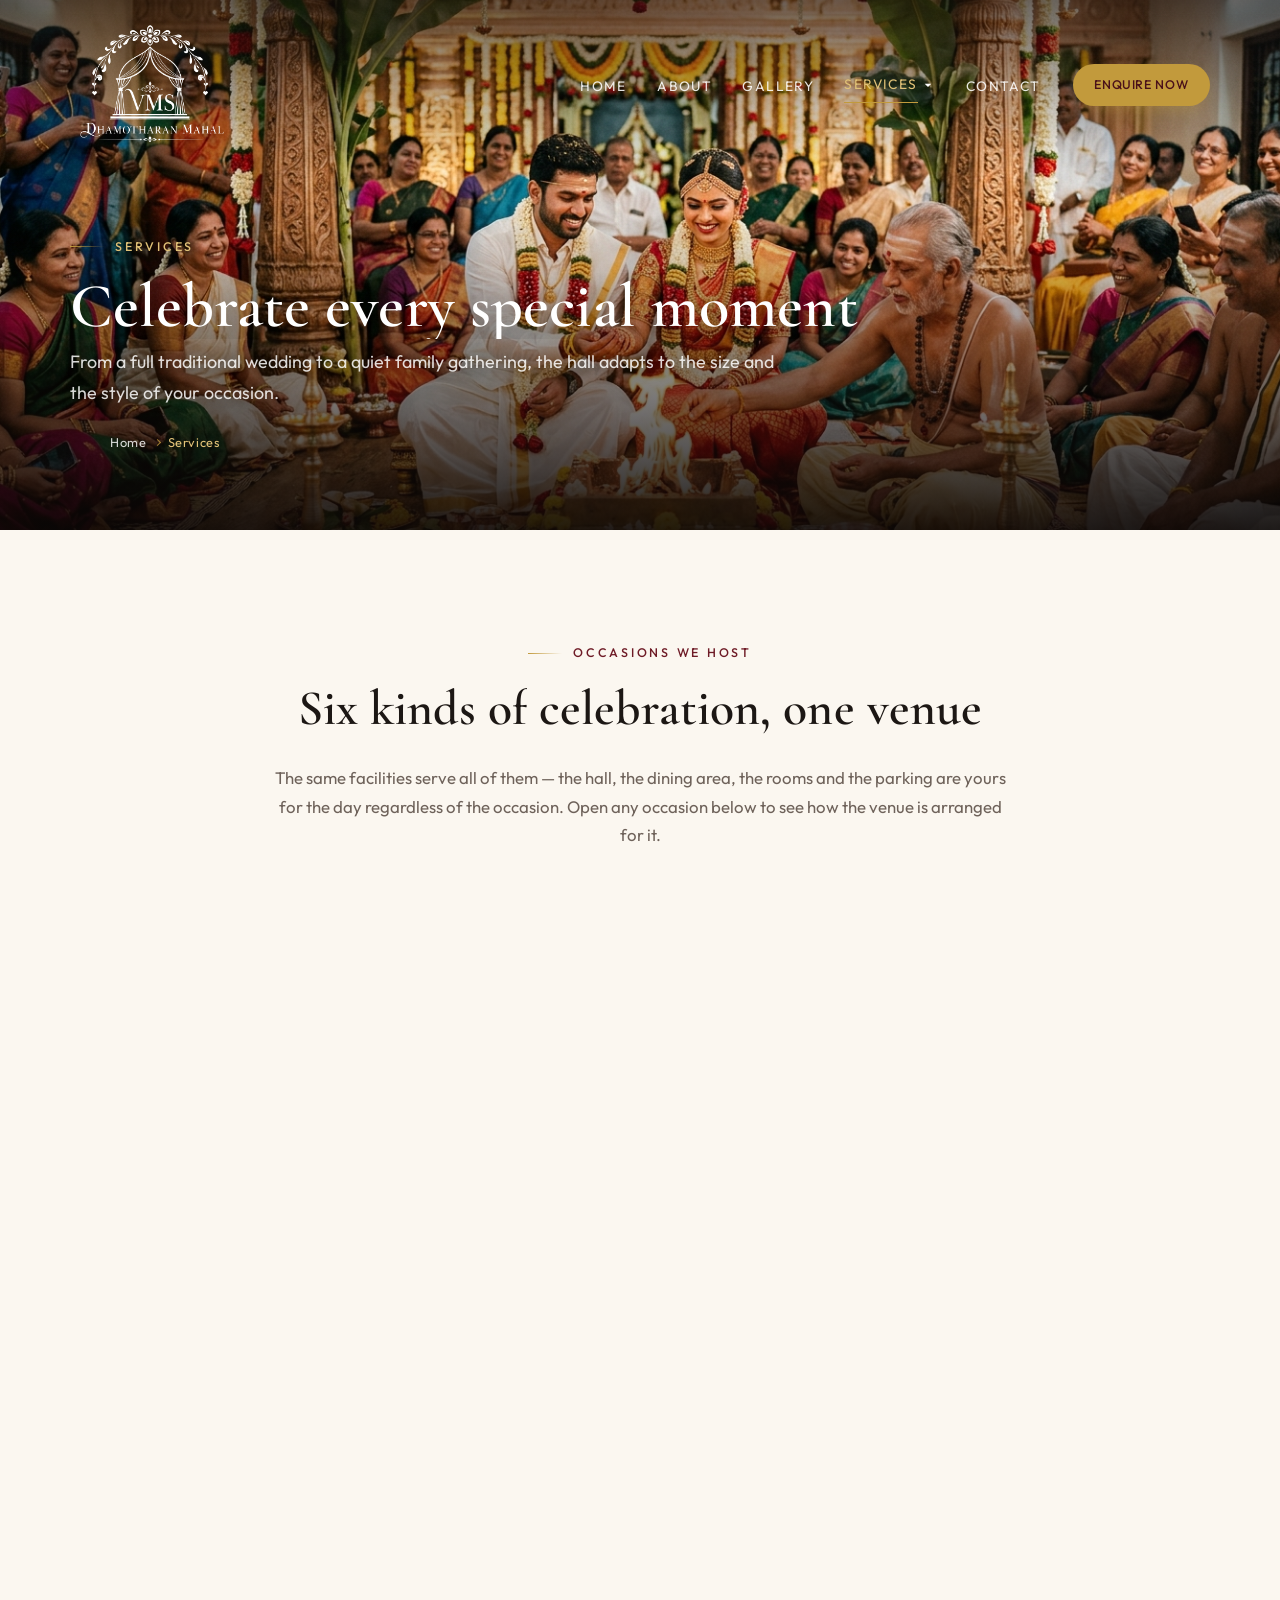
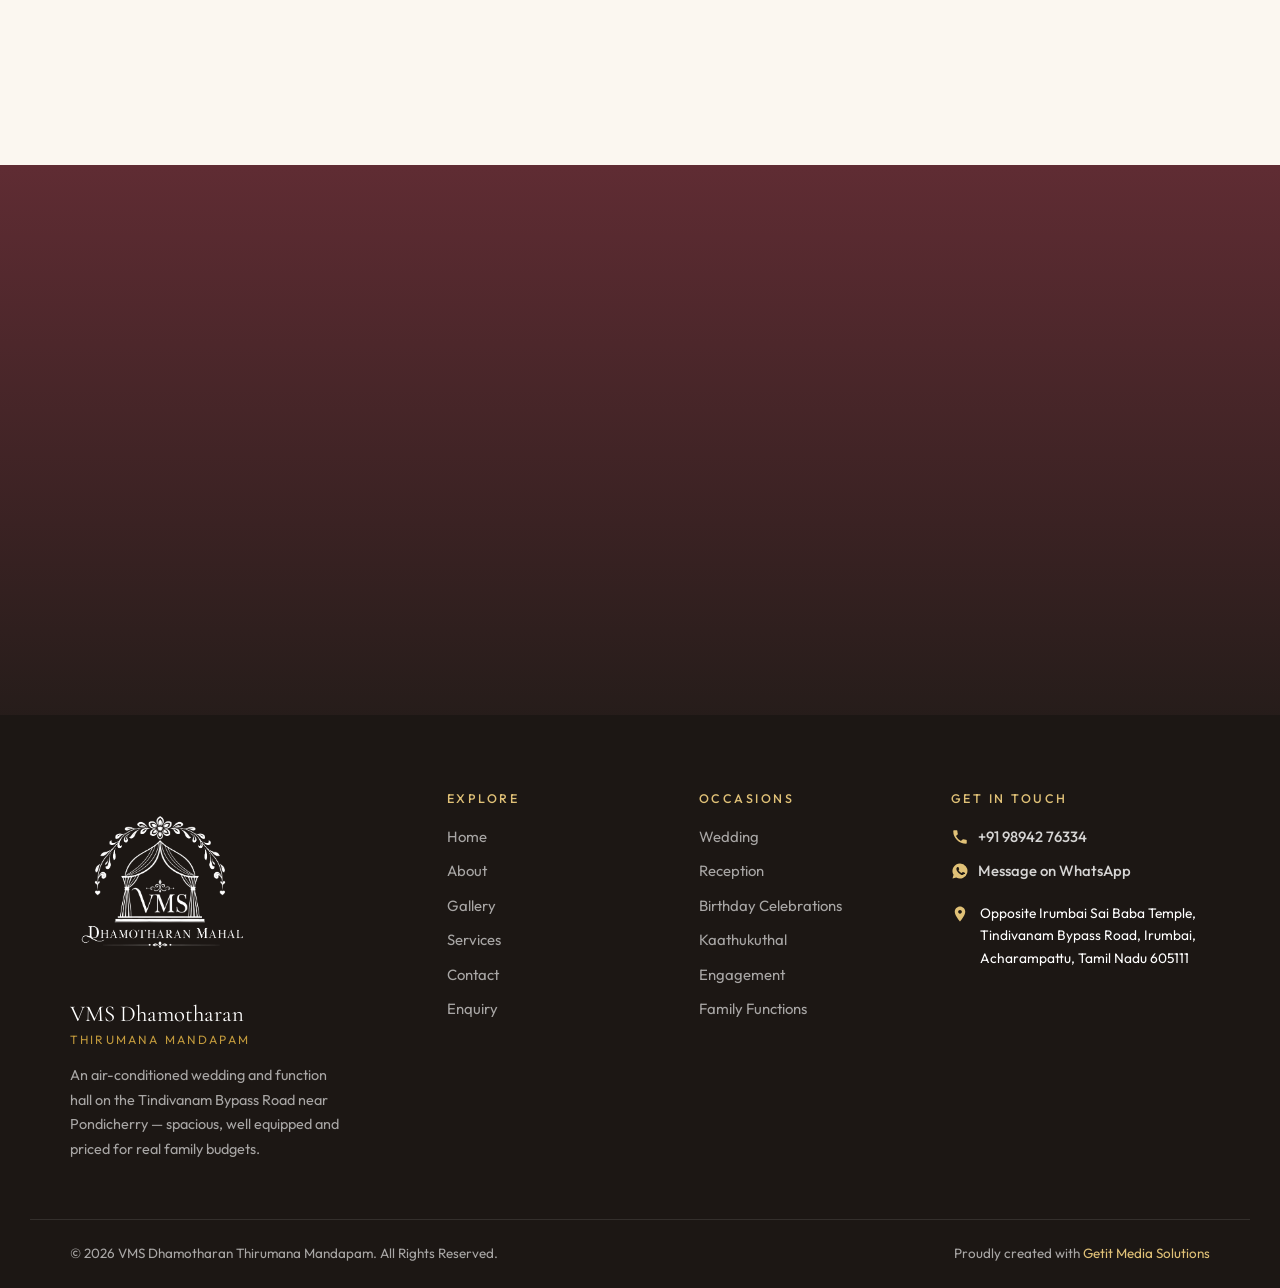
<file: services.html>
<!DOCTYPE html>
<html lang="en">

<head>
  <meta charset="UTF-8">
  <meta name="viewport" content="width=device-width, initial-scale=1, viewport-fit=cover">
  <meta name="theme-color" content="#4A1019">

  <title>Services &amp; Occasions | VMS Dhamotharan Thirumana Mandapam</title>
  <meta name="description"
    content="Weddings, receptions, engagements, birthday celebrations, kaathukuthal ceremonies and family functions at VMS Dhamotharan Thirumana Mandapam — an air-conditioned function hall near Pondicherry with dining, rooms and parking on site.">
  <link rel="canonical" href="services.html">

  <meta property="og:type" content="website">
  <meta property="og:site_name" content="VMS Dhamotharan Thirumana Mandapam">
  <meta property="og:title" content="Services &amp; Occasions | VMS Dhamotharan Thirumana Mandapam">
  <meta property="og:description"
    content="Weddings, receptions, engagements, birthdays, kaathukuthal and family functions — hosted in an air-conditioned hall near Pondicherry.">
  <meta property="og:image" content="assets/images/services/wedding/wedding-1.png">
  <meta property="og:locale" content="en_IN">
  <meta name="twitter:card" content="summary_large_image">

  <link rel="icon"
    href="data:image/svg+xml,%3Csvg xmlns='http://www.w3.org/2000/svg' viewBox='0 0 32 32'%3E%3Crect width='32' height='32' rx='7' fill='%234A1019'/%3E%3Ctext x='16' y='22' font-family='Georgia,serif' font-size='14' font-weight='700' fill='%23C29A3C' text-anchor='middle'%3EV%3C/text%3E%3C/svg%3E">

  <link rel="preconnect" href="https://fonts.googleapis.com">
  <link rel="preconnect" href="https://fonts.gstatic.com" crossorigin>
  <link
    href="https://fonts.googleapis.com/css2?family=Cormorant+Garamond:ital,wght@0,300;0,400;0,500;0,600;0,700;1,400&family=Outfit:wght@100..900&family=Noto+Sans+Tamil:wght@400;600&display=swap"
    rel="stylesheet">
  <link rel="stylesheet" href="css/style.css?v=5">

  <script type="application/ld+json">
{
  "@context": "https://schema.org",
  "@type": "BreadcrumbList",
  "itemListElement": [
    { "@type": "ListItem", "position": 1, "name": "Home", "item": "index.html" },
    { "@type": "ListItem", "position": 2, "name": "Services", "item": "services.html" }
  ]
}
</script>
</head>

<body>

  <a class="skip-link" href="#main">Skip to main content</a>

  <header class="site-header" id="header">
    <div class="shell header-inner">
      <a class="brand" href="index.html" aria-label="VMS Dhamotharan Thirumana Mandapam — home">
        <span class="brand-mark" aria-hidden="true">
          <img src="assets/images/vms-logo.png" alt="VMS Logo" class="brand-logo-img">
        </span>
        <span class="brand-words">
          <span class="brand-name">VMS Dhamotharan</span>
          <span class="brand-sub">Thirumana Mandapam</span>
        </span>

      </a>

      <nav class="nav" id="nav" aria-label="Primary">
        <ul class="nav-list">
          <li><a href="index.html" class="nav-link">Home</a></li>
          <li><a href="about.html" class="nav-link">About</a></li>
          <li><a href="gallery.html" class="nav-link">Gallery</a></li>
          <li class="has-dropdown">
            <a href="services.html" class="nav-link is-active" aria-current="page">Services</a>
            <ul class="dropdown-menu">
              <li><a href="wedding.html">Wedding</a></li>
              <li><a href="reception.html">Reception</a></li>
              <li><a href="birthday-celebrations.html">Birthday Celebrations</a></li>
              <li><a href="kaathukuthal.html">Kaathukuthal</a></li>
              <li><a href="engagement.html">Engagement</a></li>
              <li><a href="family-functions.html">Family Functions</a></li>
            </ul>
          </li>
          <li><a href="contact.html" class="nav-link">Contact</a></li>
        </ul>
        <a href="enquiry.html" class="btn btn-gold nav-cta">Enquire Now</a>
      </nav>

      <button class="nav-toggle" id="navToggle" aria-label="Open menu" aria-expanded="false" aria-controls="nav">
        <span class="nav-toggle-bars" aria-hidden="true"><i></i><i></i><i></i></span>
      </button>
    </div>
  </header>
  <div class="nav-scrim" id="navScrim" hidden></div>

  <main id="main">

    <section class="page-hero">
      <div class="page-hero-media">
        <img src="assets/images/wedding_new_1.jpg" width="1376" height="768" fetchpriority="high" decoding="async"
          alt="A traditional wedding ceremony taking place on the decorated stage inside the mandapam">
      </div>
      <div class="shell">
        <p class="eyebrow reveal"><span class="eyebrow-rule" aria-hidden="true"></span> Services</p>
        <h1 class="page-hero-title reveal" data-delay="1">Celebrate every special moment</h1>
        <p class="page-hero-lede reveal" data-delay="2">
          From a full traditional wedding to a quiet family gathering, the hall adapts to the
          size and the style of your occasion.
        </p>
        <ol class="crumbs reveal" data-delay="3">
          <li><a href="index.html">Home</a></li>
          <li><span aria-current="page">Services</span></li>
        </ol>
      </div>
    </section>

    <!-- ============ OCCASION CARDS ============ -->
    <section class="section" aria-labelledby="occ-h">
      <div class="shell">
        <header class="section-head">
          <p class="eyebrow reveal"><span class="eyebrow-rule" aria-hidden="true"></span> Occasions We Host</p>
          <h2 class="h2 reveal" data-delay="1" id="occ-h">Six kinds of celebration, one venue</h2>
          <p class="section-sub reveal" data-delay="2">
            The same facilities serve all of them — the hall, the dining area, the rooms and the
            parking are yours for the day regardless of the occasion. Open any occasion below to see
            how the venue is arranged for it.
          </p>
        </header>

        <div class="occasion-rows">
          <div class="fac-row reveal">
            <div class="fac-media">
              <a class="frame frame-gold" href="wedding.html" aria-label="Wedding at the mandapam — read more">
                <img src="assets/images/services/wedding/wedding-1.png" width="1376" height="768" loading="lazy"
                  decoding="async" alt="Traditional South Indian wedding ceremony muhurtham taking place on stage">
              </a>
            </div>
            <div class="fac-body">
              <span class="fac-step" aria-hidden="true">01</span>
              <h3 class="h3"><a class="fac-title-link" href="wedding.html">Wedding</a></h3>
              <p>Muhurtham at first light, relatives arriving through the morning, and lunch running in sittings until
                the last one has eaten. The main hall seats over 500 under full air conditioning with no pillars in the
                way, so the manavarai goes wherever the ceremony calls for it.</p>
              <ul class="tick-list">
                <li>500+ seats in one pillar-free span</li>
                <li>Separate dining for 250 a sitting</li>
                <li>Rooms for the bride, groom and family</li>
              </ul>
              <p class="fac-cta">
                <a href="wedding.html" class="btn btn-maroon">Learn More <svg class="ico" viewBox="0 0 24 24"
                    aria-hidden="true">
                    <path d="M13 5l7 7-7 7-1.4-1.4L16.2 13H4v-2h12.2L11.6 6.4 13 5Z" />
                  </svg></a>
              </p>
            </div>
          </div>

          <div class="fac-row fac-row-rev reveal">
            <div class="fac-media">
              <a class="frame frame-gold" href="reception.html" aria-label="Reception at the mandapam — read more">
                <img src="assets/images/services/reception/new_reception_1.png" width="1376" height="768" loading="lazy"
                  decoding="async" alt="Grand South Indian wedding reception greeting line on stage">
              </a>
            </div>
            <div class="fac-body">
              <span class="fac-step" aria-hidden="true">02</span>
              <h3 class="h3"><a class="fac-title-link" href="reception.html">Reception</a></h3>
              <p>A reception lives on flow — a stage everyone can see, and a greeting line that keeps moving. Steps on
                both sides send guests up one way and down the other, and the illuminated false ceiling gives the
                evening its warmth without extra rigging.</p>
              <ul class="tick-list">
                <li>Wide stage with clear sightlines</li>
                <li>Decorative ceiling lighting for evenings</li>
                <li>Mezzanine vantage for photography</li>
              </ul>
              <p class="fac-cta">
                <a href="reception.html" class="btn btn-maroon">Learn More <svg class="ico" viewBox="0 0 24 24"
                    aria-hidden="true">
                    <path d="M13 5l7 7-7 7-1.4-1.4L16.2 13H4v-2h12.2L11.6 6.4 13 5Z" />
                  </svg></a>
              </p>
            </div>
          </div>

          <div class="fac-row reveal">
            <div class="fac-media">
              <a class="frame frame-gold" href="birthday-celebrations.html"
                aria-label="Birthday Celebrations at the mandapam — read more">
                <img src="assets/images/services/birthday-celebrations/new_bithday.png" width="1376" height="768"
                  loading="lazy" decoding="async"
                  alt="South Indian family birthday celebration inside the mandapam function hall">
              </a>
            </div>
            <div class="fac-body">
              <span class="fac-step" aria-hidden="true">03</span>
              <h3 class="h3"><a class="fac-title-link" href="birthday-celebrations.html">Birthday Celebrations</a></h3>
              <p>A first birthday with sixty relatives or a sixtieth with three hundred — the hall scales down as
                comfortably as it scales up. Set out only the seating you need and leave the rest of the polished floor
                open for the children.</p>
              <ul class="tick-list">
                <li>Flexible layout for any size gathering</li>
                <li>Safe indoor space away from the road</li>
                <li>Air conditioned through a long afternoon</li>
              </ul>
              <p class="fac-cta">
                <a href="birthday-celebrations.html" class="btn btn-maroon">Learn More <svg class="ico"
                    viewBox="0 0 24 24" aria-hidden="true">
                    <path d="M13 5l7 7-7 7-1.4-1.4L16.2 13H4v-2h12.2L11.6 6.4 13 5Z" />
                  </svg></a>
              </p>
            </div>
          </div>

          <div class="fac-row fac-row-rev reveal">
            <div class="fac-media">
              <a class="frame frame-gold" href="kaathukuthal.html"
                aria-label="Kaathukuthal at the mandapam — read more">
                <img src="assets/images/services/kaathukuthal/kaathukuthal-1.png" width="1376" height="768"
                  loading="lazy" decoding="async"
                  alt="Traditional Tamil kaathukuthal ear piercing ceremony inside the hall">
              </a>
            </div>
            <div class="fac-body">
              <span class="fac-step" aria-hidden="true">04</span>
              <h3 class="h3"><a class="fac-title-link" href="kaathukuthal.html">Kaathukuthal</a></h3>
              <p>The ear-piercing itself takes minutes; the relatives who travel for it, the blessings from the elders
                and the meal afterwards take the whole morning. Seating is arranged around the ritual rather than in
                rows, so everyone can actually see it.</p>
              <ul class="tick-list">
                <li>Ritual space with family gathered close</li>
                <li>Traditional sadhya for 250 a sitting</li>
                <li>Comfortable seating for elders</li>
              </ul>
              <p class="fac-cta">
                <a href="kaathukuthal.html" class="btn btn-maroon">Learn More <svg class="ico" viewBox="0 0 24 24"
                    aria-hidden="true">
                    <path d="M13 5l7 7-7 7-1.4-1.4L16.2 13H4v-2h12.2L11.6 6.4 13 5Z" />
                  </svg></a>
              </p>
            </div>
          </div>

          <div class="fac-row reveal">
            <div class="fac-media">
              <a class="frame frame-gold" href="engagement.html" aria-label="Engagement at the mandapam — read more">
                <img src="assets/images/services/engagement/engagement-1.png" width="1376" height="768" loading="lazy"
                  decoding="async" alt="South Indian engagement ring exchange ceremony on stage">
              </a>
            </div>
            <div class="fac-body">
              <span class="fac-step" aria-hidden="true">05</span>
              <h3 class="h3"><a class="fac-title-link" href="engagement.html">Engagement</a></h3>
              <p>The nichayathartham is smaller and warmer than the wedding that follows — both families, the thattu of
                gifts, the rings, and the wedding date read out to everyone at once. Use a portion of the hall or open
                it right out.</p>
              <ul class="tick-list">
                <li>Decorated stage for the ring exchange</li>
                <li>A separate room for each family</li>
                <li>Intimate or full 500-seat scale</li>
              </ul>
              <p class="fac-cta">
                <a href="engagement.html" class="btn btn-maroon">Learn More <svg class="ico" viewBox="0 0 24 24"
                    aria-hidden="true">
                    <path d="M13 5l7 7-7 7-1.4-1.4L16.2 13H4v-2h12.2L11.6 6.4 13 5Z" />
                  </svg></a>
              </p>
            </div>
          </div>

          <div class="fac-row fac-row-rev reveal">
            <div class="fac-media">
              <a class="frame frame-gold" href="family-functions.html"
                aria-label="Family Functions at the mandapam — read more">
                <img src="assets/images/services/family-functions/new_family_function_1.png" width="1408" height="768"
                  loading="lazy" decoding="async"
                  alt="Traditional South Indian family gathering and function indoors inside the mandapam">
              </a>
            </div>
            <div class="fac-body">
              <span class="fac-step" aria-hidden="true">06</span>
              <h3 class="h3"><a class="fac-title-link" href="family-functions.html">Family Functions</a></h3>
              <p>Naming ceremonies, anniversaries, housewarmings, reunions, retirements — occasions with no standard
                template that still need a proper space, a proper meal and somewhere for elders to sit comfortably.</p>
              <ul class="tick-list">
                <li>Gatherings from fifty to five hundred</li>
                <li>Suits homam, lamp and honouring setups</li>
                <li>Priced for real family budgets</li>
              </ul>
              <p class="fac-cta">
                <a href="family-functions.html" class="btn btn-maroon">Learn More <svg class="ico" viewBox="0 0 24 24"
                    aria-hidden="true">
                    <path d="M13 5l7 7-7 7-1.4-1.4L16.2 13H4v-2h12.2L11.6 6.4 13 5Z" />
                  </svg></a>
              </p>
            </div>
          </div>
        </div>
      </div>
    </section>

    <!-- ============ BOOKING PROCESS ============ -->
    <section class="section process" aria-labelledby="proc-h">
      <div class="shell">
        <header class="section-head">
          <p class="eyebrow reveal"><span class="eyebrow-rule" aria-hidden="true"></span> How Booking Works</p>
          <h2 class="h2 reveal" data-delay="1" id="proc-h">Four simple steps to your date</h2>
          <p class="section-sub reveal" data-delay="2">
            No complicated process — a phone call and a visit are usually all it takes.
          </p>
        </header>

        <ol class="proc-grid">
          <li class="proc-step reveal">
            <span class="proc-num" aria-hidden="true">01</span>
            <h3 class="proc-t">Send your enquiry</h3>
            <p class="proc-d">Call us or send your details on WhatsApp with your event type and the date you have in
              mind.</p>
          </li>
          <li class="proc-step reveal" data-delay="1">
            <span class="proc-num" aria-hidden="true">02</span>
            <h3 class="proc-t">Check availability</h3>
            <p class="proc-d">We confirm whether your date is free and talk through what your function will need.</p>
          </li>
          <li class="proc-step reveal" data-delay="2">
            <span class="proc-num" aria-hidden="true">03</span>
            <h3 class="proc-t">Visit the mandapam</h3>
            <p class="proc-d">Come and see the hall, dining area and rooms in person before you decide anything.</p>
          </li>
          <li class="proc-step reveal" data-delay="3">
            <span class="proc-num" aria-hidden="true">04</span>
            <h3 class="proc-t">Confirm &amp; celebrate</h3>
            <p class="proc-d">Reserve your date, and we make sure the venue is ready for your family on the day.</p>
          </li>
        </ol>
      </div>
    </section>

    <!-- ============ CTA ============ -->
    <section class="cta" aria-labelledby="cta-h">
      <div class="cta-bg" aria-hidden="true">
        <img src="assets/images/optimized/hero-wide-2400.webp" width="1537" height="1023" loading="lazy"
          decoding="async" alt="">
      </div>
      <div class="shell cta-inner">
        <h2 class="h2 cta-h reveal" id="cta-h">Your special day deserves a special place</h2>
        <p class="cta-p reveal" data-delay="1">
          From weddings and receptions to birthdays and traditional ceremonies, VMS Dhamotharan
          Thirumana Mandapam is ready to make your celebration memorable.
        </p>
        <div class="cta-actions reveal" data-delay="2">
          <a href="enquiry.html" class="btn btn-gold btn-lg">Enquire Now</a>
          <a href="https://wa.me/919894276334?text=Hello%20VMS%20Dhamotharan%20Thirumana%20Mandapam%2C%20I%20would%20like%20to%20know%20about%20hall%20availability."
            target="_blank" rel="noopener" class="btn btn-whatsapp btn-lg">
            <svg class="ico" viewBox="0 0 24 24" aria-hidden="true">
              <path
                d="M12 2a10 10 0 0 0-8.6 15.1L2 22l5-1.3A10 10 0 1 0 12 2Zm5.3 14.1c-.2.6-1.3 1.2-1.8 1.2-.5.1-1 .1-1.7-.1a12 12 0 0 1-5.6-4.9c-.4-.6-1-1.6-1-3s.7-2 1-2.3a1 1 0 0 1 .8-.3h.5c.2 0 .4 0 .6.5l.8 2c.1.2.1.4 0 .6l-.4.5-.3.3c-.1.2-.3.3-.1.6a8.5 8.5 0 0 0 3.9 3.3c.3.1.5.1.7-.1l.9-1c.2-.2.3-.2.6-.1l2 1c.3.1.5.2.5.3.1.2.1.9-.1 1.5Z" />
            </svg>
            WhatsApp Us
          </a>
        </div>
      </div>
    </section>

  </main>

  <footer class="site-footer">
    <div class="shell footer-grid">
      <div class="footer-brand">
        <span class="brand-mark brand-mark-lg" aria-hidden="true">
          <img src="assets/images/vms-logo.png" alt="VMS Logo" class="brand-logo-img brand-logo-footer">
        </span>
        <p class="footer-name">VMS Dhamotharan<br><span>Thirumana Mandapam</span></p>

        <p class="footer-desc">
          An air-conditioned wedding and function hall on the Tindivanam Bypass Road near
          Pondicherry — spacious, well equipped and priced for real family budgets.
        </p>
      </div>

      <nav class="footer-col" aria-label="Footer navigation">
        <h2 class="footer-h">Explore</h2>
        <ul>
          <li><a href="index.html">Home</a></li>
          <li><a href="about.html">About</a></li>
          <li><a href="gallery.html">Gallery</a></li>
          <li><a href="services.html">Services</a></li>
          <li><a href="contact.html">Contact</a></li>
          <li><a href="enquiry.html">Enquiry</a></li>
        </ul>
      </nav>

      <div class="footer-col">
        <h2 class="footer-h">Occasions</h2>
        <ul>
          <li><a href="wedding.html">Wedding</a></li>
          <li><a href="reception.html">Reception</a></li>
          <li><a href="birthday-celebrations.html">Birthday Celebrations</a></li>
          <li><a href="kaathukuthal.html">Kaathukuthal</a></li>
          <li><a href="engagement.html">Engagement</a></li>
          <li><a href="family-functions.html">Family Functions</a></li>
        </ul>
      </div>

      <div class="footer-col">
        <h2 class="footer-h">Get in Touch</h2>
        <ul class="footer-contact">
          <li>
            <svg class="fc-icon" viewBox="0 0 24 24" aria-hidden="true" fill="currentColor">
              <path
                d="M6.6 10.8a15.1 15.1 0 0 0 6.6 6.6l2.2-2.2a1 1 0 0 1 1-.25 11.4 11.4 0 0 0 3.6.58 1 1 0 0 1 1 1V20a1 1 0 0 1-1 1A17 17 0 0 1 3 4a1 1 0 0 1 1-1h3.5a1 1 0 0 1 1 1 11.4 11.4 0 0 0 .58 3.6 1 1 0 0 1-.25 1Z" />
            </svg>
            <a href="tel:+919894276334">+91 98942 76334</a>
          </li>
          <li>
            <svg class="fc-icon" viewBox="0 0 24 24" aria-hidden="true" fill="currentColor">
              <path
                d="M12 2a10 10 0 0 0-8.6 15.1L2 22l5-1.3A10 10 0 1 0 12 2Zm5.3 14.1c-.2.6-1.3 1.2-1.8 1.2-.5.1-1 .1-1.7-.1a12 12 0 0 1-5.6-4.9c-.4-.6-1-1.6-1-3s.7-2 1-2.3a1 1 0 0 1 .8-.3h.5c.2 0 .4 0 .6.5l.8 2c.1.2.1.4 0 .6l-.4.5-.3.3c-.1.2-.3.3-.1.6a8.5 8.5 0 0 0 3.9 3.3c.3.1.5.1.7-.1l.9-1c.2-.2.3-.2.6-.1l2 1c.3.1.5.2.5.3.1.2.1.9-.1 1.5Z" />
            </svg>
            <a href="https://wa.me/919894276334" target="_blank" rel="noopener">Message on WhatsApp</a>
          </li>
        </ul>
        <p class="footer-addr">
          <svg class="fc-icon" viewBox="0 0 24 24" aria-hidden="true" fill="currentColor">
            <path
              d="M12 2C8.13 2 5 5.13 5 9c0 5.25 7 13 7 13s7-7.75 7-13c0-3.87-3.13-7-7-7zm0 9.5c-1.38 0-2.5-1.12-2.5-2.5s1.12-2.5 2.5-2.5 2.5 1.12 2.5 2.5-1.12 2.5-2.5 2.5z" />
          </svg>
          <a href="https://maps.app.goo.gl/6HmaUfeiSNMeDCNu9" target="_blank" rel="noopener">Opposite Irumbai Sai Baba
            Temple,<br>
            Tindivanam Bypass Road, Irumbai,<br>
            Acharampattu, Tamil Nadu 605111</a>
        </p>
      </div>
    </div>

    <div class="shell footer-bottom">
      <p>&copy; <span id="year">2026</span> VMS Dhamotharan Thirumana Mandapam. All Rights Reserved.</p>
      <p>Proudly created with <a href="https://www.getitmediasolutions.com/" target="_blank" rel="noopener">Getit Media
          Solutions</a></p>
    </div>
  </footer>

  <div class="dock" aria-label="Quick contact">
    <a class="dock-btn dock-call" href="tel:+919894276334">
      <svg viewBox="0 0 24 24" aria-hidden="true">
        <path
          d="M6.6 10.8a15.1 15.1 0 0 0 6.6 6.6l2.2-2.2a1 1 0 0 1 1-.25 11.4 11.4 0 0 0 3.6.58 1 1 0 0 1 1 1V20a1 1 0 0 1-1 1A17 17 0 0 1 3 4a1 1 0 0 1 1-1h3.5a1 1 0 0 1 1 1 11.4 11.4 0 0 0 .58 3.6 1 1 0 0 1-.25 1Z" />
      </svg>
      <span>Call</span>
    </a>
    <a class="dock-btn dock-wa"
      href="https://wa.me/919894276334?text=Hello%20VMS%20Dhamotharan%20Thirumana%20Mandapam%2C%20I%20would%20like%20to%20enquire%20about%20booking%20the%20hall."
      target="_blank" rel="noopener">
      <svg viewBox="0 0 24 24" aria-hidden="true">
        <path
          d="M12 2a10 10 0 0 0-8.6 15.1L2 22l5-1.3A10 10 0 1 0 12 2Zm5.3 14.1c-.2.6-1.3 1.2-1.8 1.2-.5.1-1 .1-1.7-.1a12 12 0 0 1-5.6-4.9c-.4-.6-1-1.6-1-3s.7-2 1-2.3a1 1 0 0 1 .8-.3h.5c.2 0 .4 0 .6.5l.8 2c.1.2.1.4 0 .6l-.4.5-.3.3c-.1.2-.3.3-.1.6a8.5 8.5 0 0 0 3.9 3.3c.3.1.5.1.7-.1l.9-1c.2-.2.3-.2.6-.1l2 1c.3.1.5.2.5.3.1.2.1.9-.1 1.5Z" />
      </svg>
      <span>WhatsApp</span>
    </a>
  </div>

  <script src="js/script.js?v=5" defer></script>
  <a href="https://wa.me/919894276334?text=Hello%20VMS%20Dhamotharan%20Thirumana%20Mandapam%2C%20I%20would%20like%20to%20enquire%20about%20booking%20the%20hall."
    target="_blank" rel="noopener" class="floating-wa" aria-label="Chat on WhatsApp">
    <svg viewBox="0 0 24 24" aria-hidden="true">
      <path
        d="M12 2a10 10 0 0 0-8.6 15.1L2 22l5-1.3A10 10 0 1 0 12 2Zm5.3 14.1c-.2.6-1.3 1.2-1.8 1.2-.5.1-1 .1-1.7-.1a12 12 0 0 1-5.6-4.9c-.4-.6-1-1.6-1-3s.7-2 1-2.3a1 1 0 0 1 .8-.3h.5c.2 0 .4 0 .6.5l.8 2c.1.2.1.4 0 .6l-.4.5-.3.3c-.1.2-.3.3-.1.6a8.5 8.5 0 0 0 3.9 3.3c.3.1.5.1.7-.1l.9-1c.2-.2.3-.2.6-.1l2 1c.3.1.5.2.5.3.1.2.1.9-.1 1.5Z" />
    </svg>
  </a>
</body>

</html>
</file>
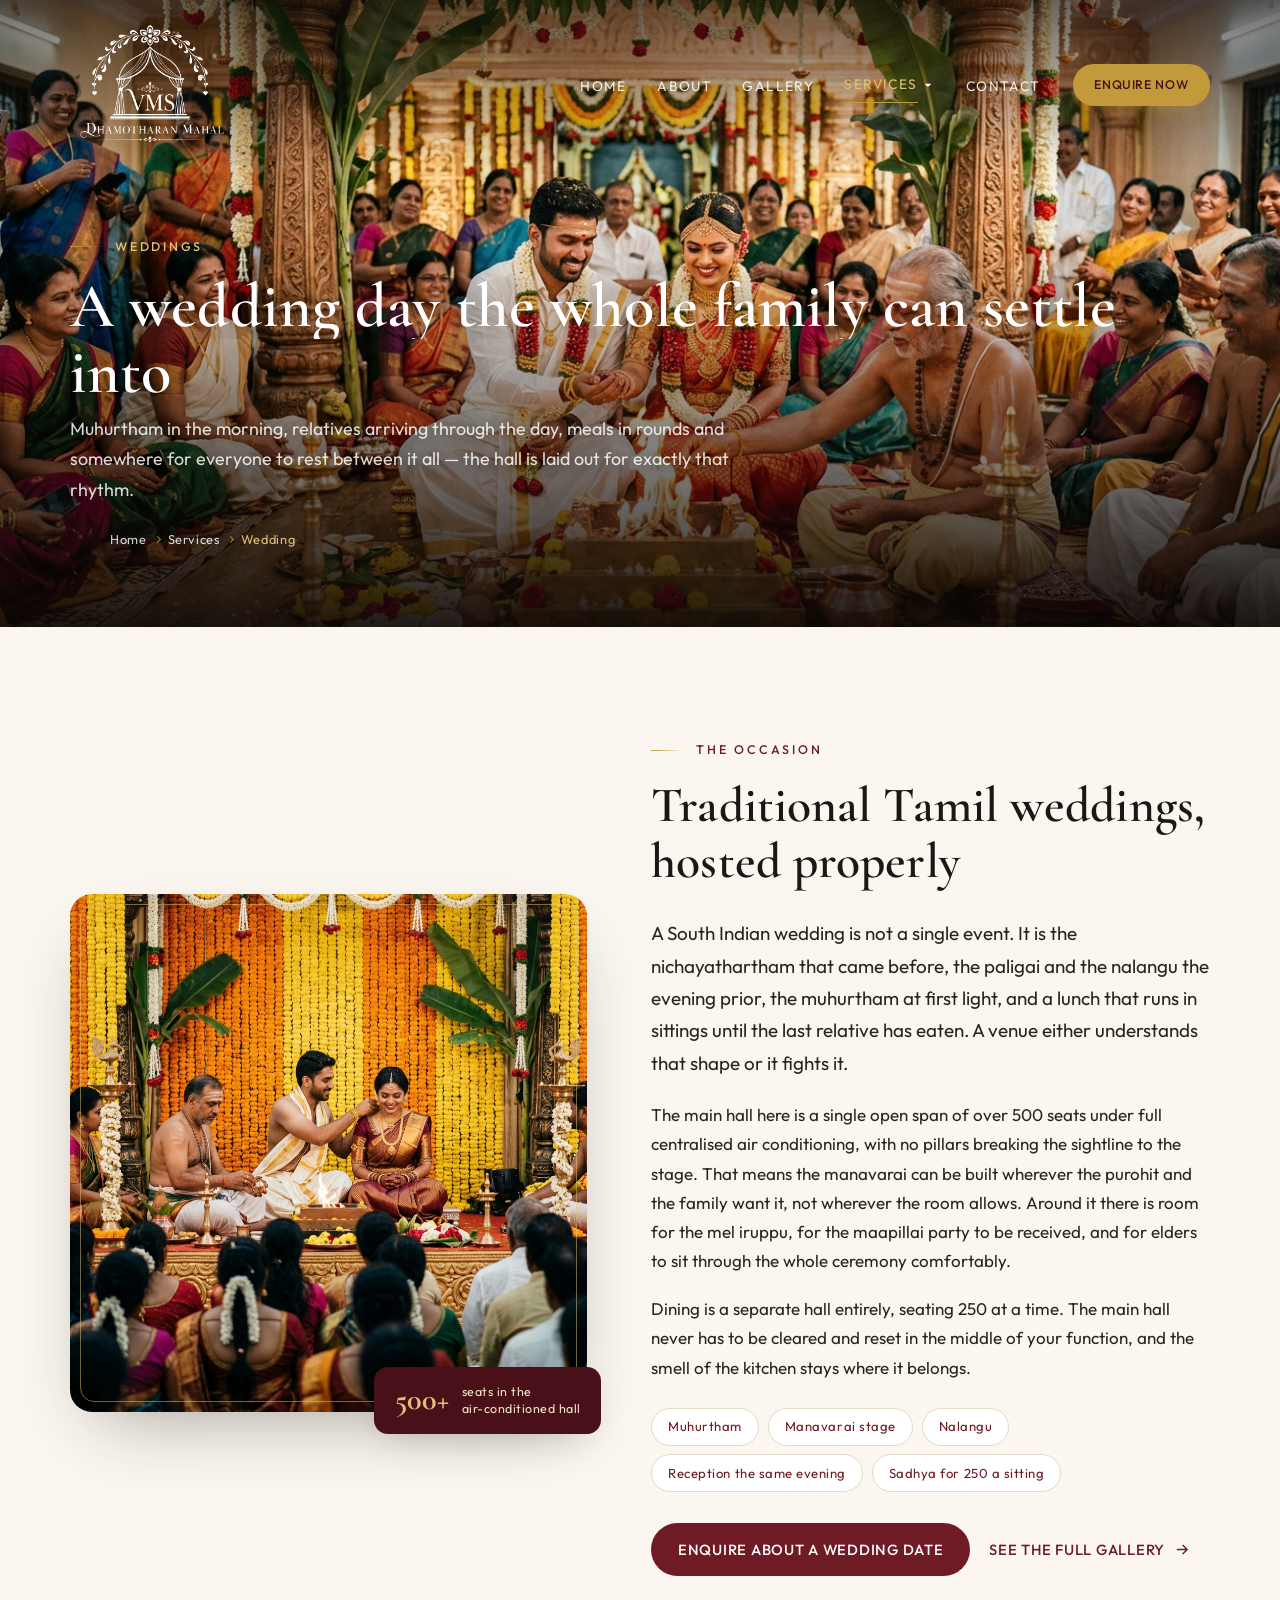
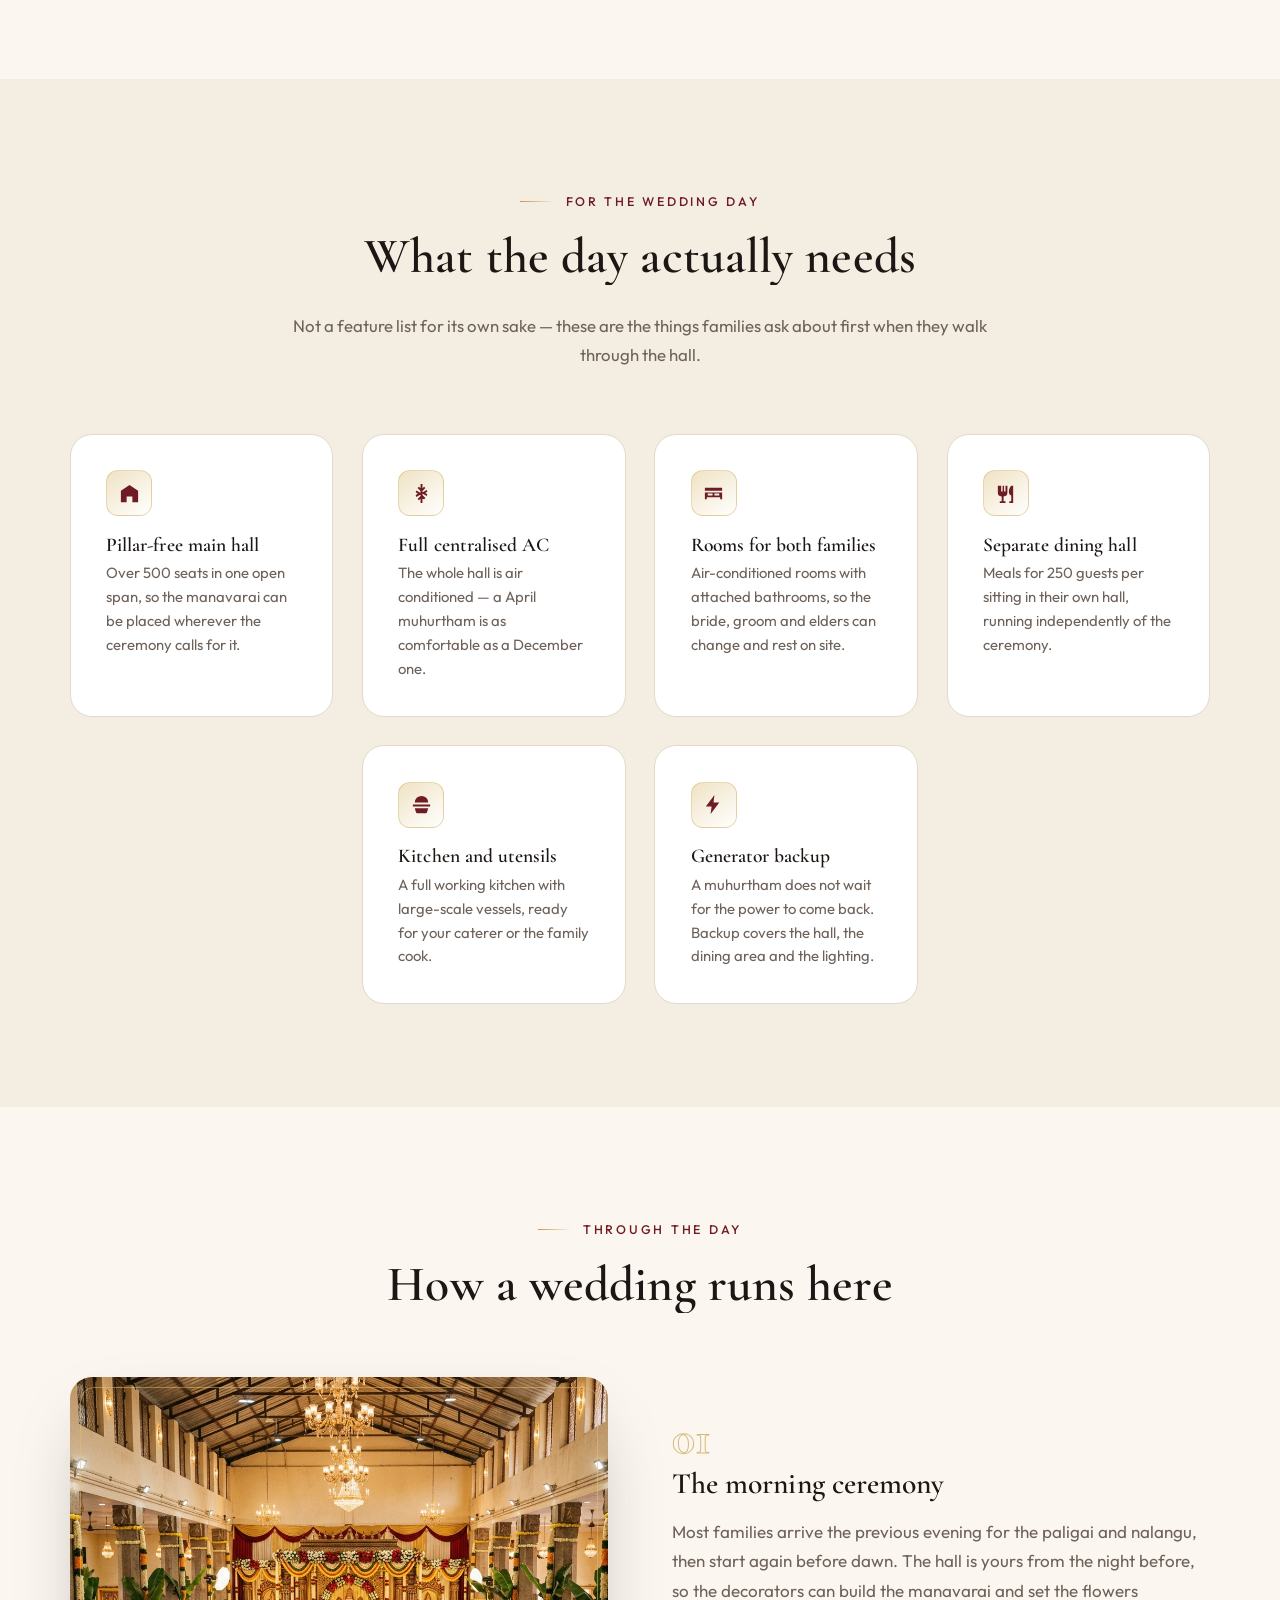
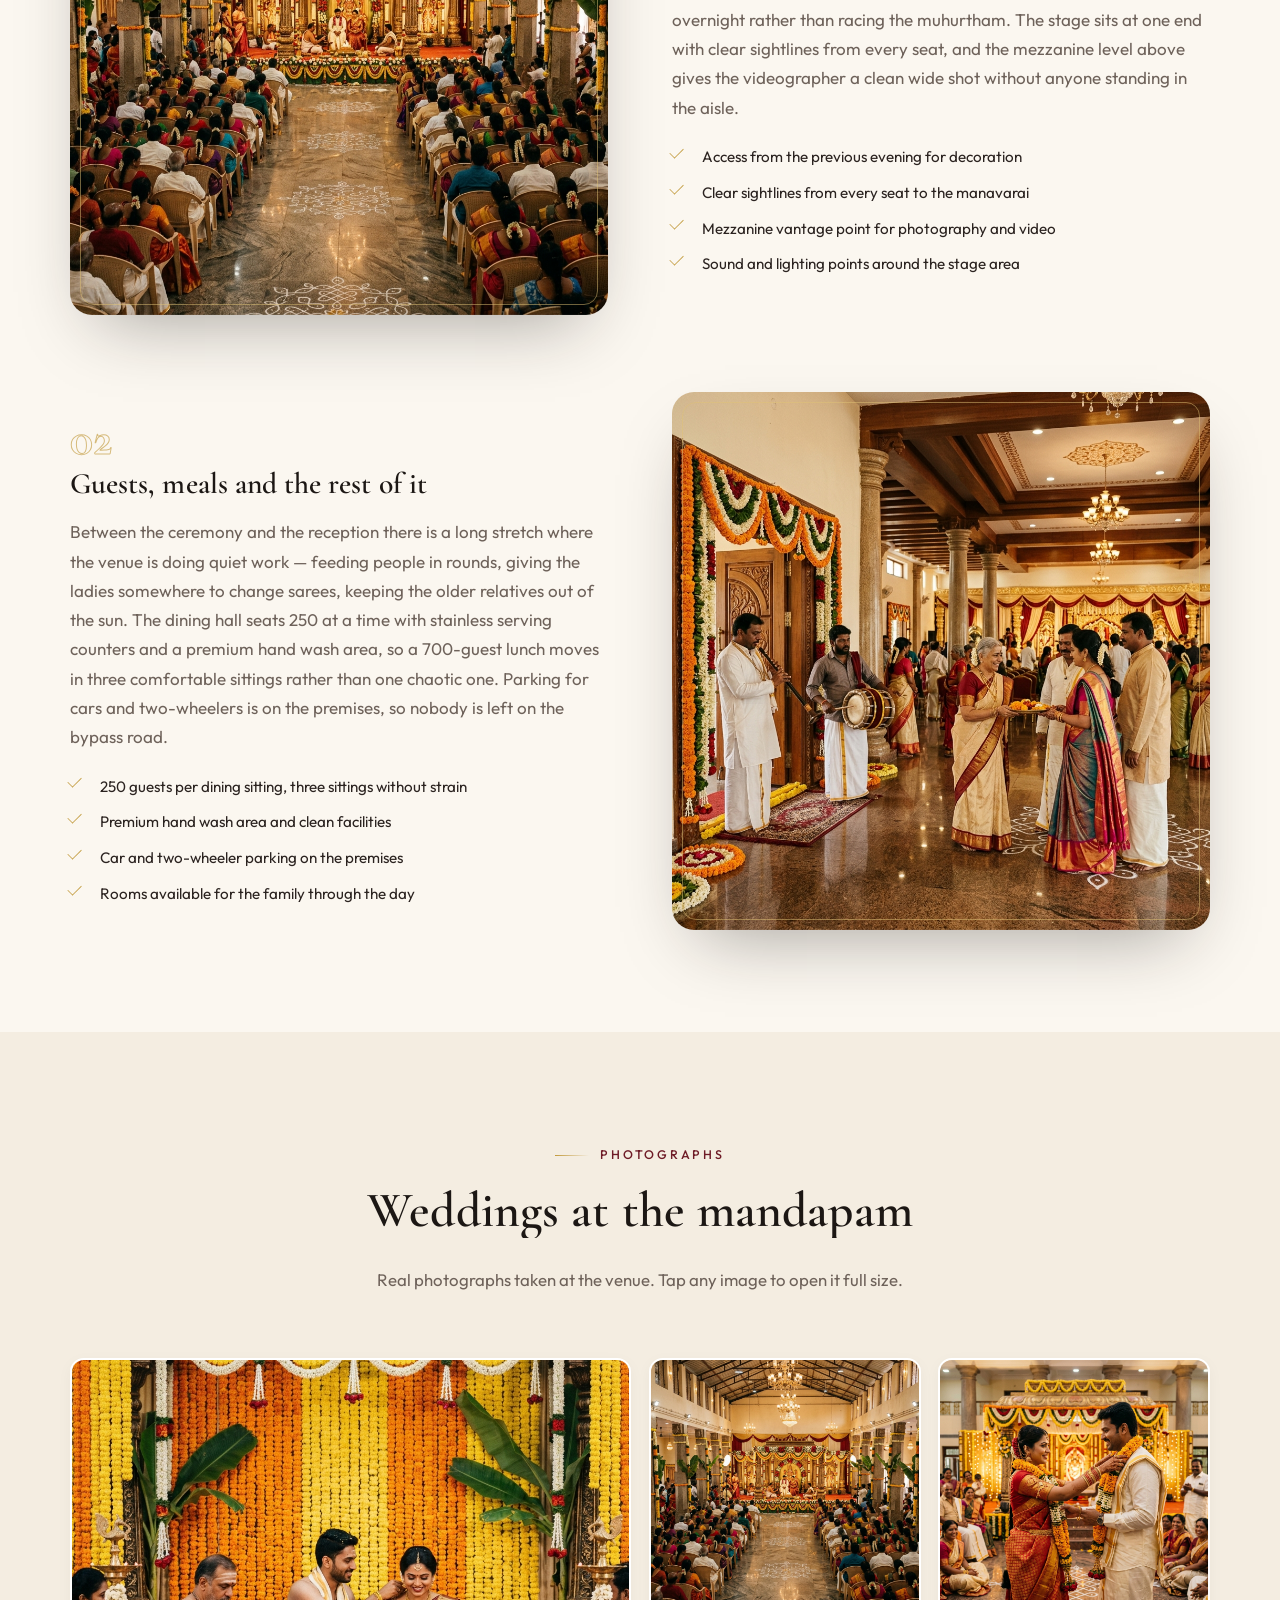
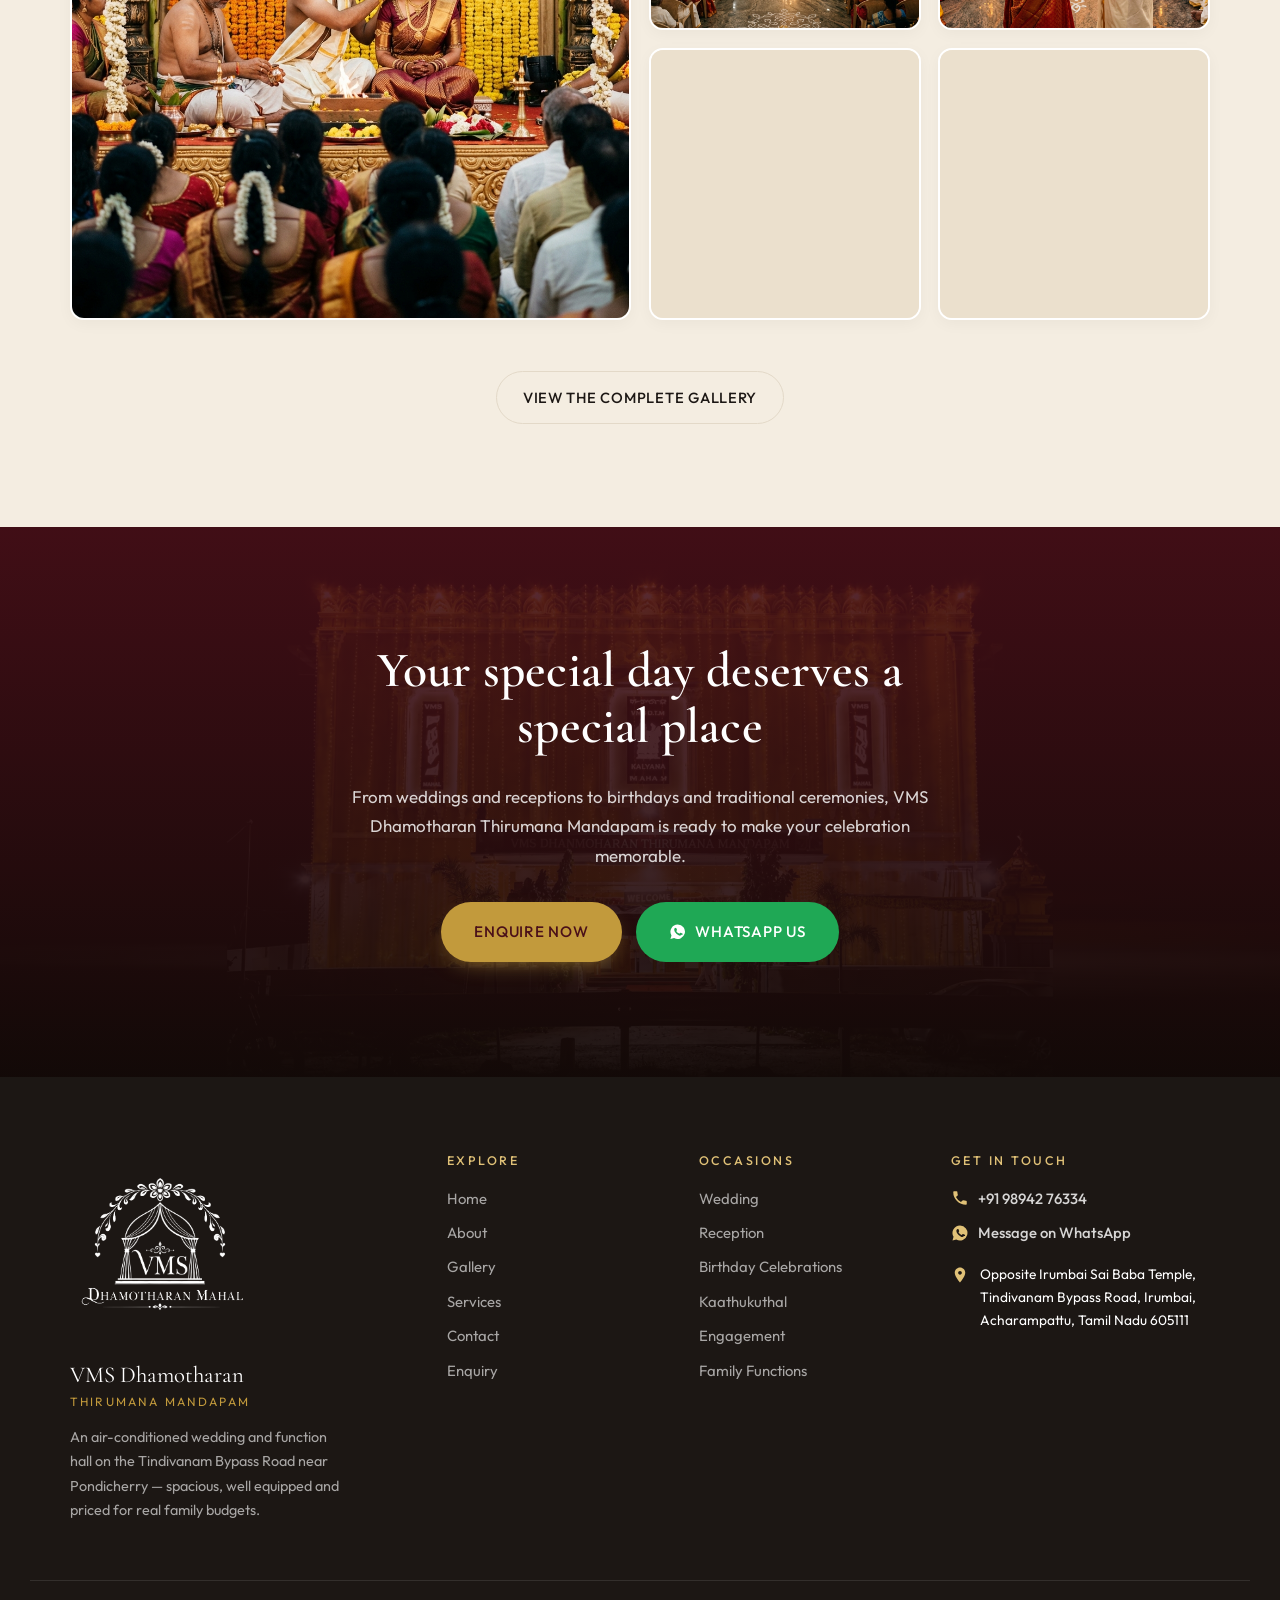
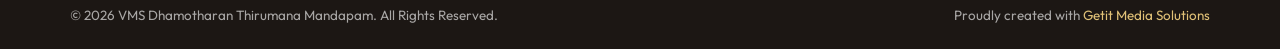
<file: wedding.html>
<!DOCTYPE html>
<html lang="en">

<head>
  <meta charset="UTF-8">
  <meta name="viewport" content="width=device-width, initial-scale=1, viewport-fit=cover">
  <meta name="theme-color" content="#4A1019">

  <title>Wedding Hall Near Pondicherry | VMS Dhamotharan Thirumana Mandapam</title>
  <meta name="description"
    content="A traditional South Indian wedding hall on the Tindivanam Bypass Road near Pondicherry — 500+ air-conditioned seating, a wide manavarai stage, separate dining for 250 and rooms for the family.">
  <link rel="canonical" href="wedding.html">

  <meta property="og:type" content="website">
  <meta property="og:site_name" content="VMS Dhamotharan Thirumana Mandapam">
  <meta property="og:title" content="Wedding Hall Near Pondicherry | VMS Dhamotharan Thirumana Mandapam">
  <meta property="og:description"
    content="A traditional South Indian wedding hall on the Tindivanam Bypass Road near Pondicherry — 500+ air-conditioned seating, a wide manavarai stage, separate dining for 250 and rooms for the family.">
  <meta property="og:image" content="assets/images/services/wedding/wedding-1.png">
  <meta property="og:locale" content="en_IN">
  <meta name="twitter:card" content="summary_large_image">

  <link rel="icon"
    href="data:image/svg+xml,%3Csvg xmlns='http://www.w3.org/2000/svg' viewBox='0 0 32 32'%3E%3Crect width='32' height='32' rx='7' fill='%234A1019'/%3E%3Ctext x='16' y='22' font-family='Georgia,serif' font-size='14' font-weight='700' fill='%23C29A3C' text-anchor='middle'%3EV%3C/text%3E%3C/svg%3E">

  <link rel="preconnect" href="https://fonts.googleapis.com">
  <link rel="preconnect" href="https://fonts.gstatic.com" crossorigin>
  <link
    href="https://fonts.googleapis.com/css2?family=Cormorant+Garamond:ital,wght@0,300;0,400;0,500;0,600;0,700;1,400&family=Outfit:wght@100..900&family=Noto+Sans+Tamil:wght@400;600&display=swap"
    rel="stylesheet">
  <link rel="stylesheet" href="css/style.css?v=5">

  <script type="application/ld+json">
{
  "@context": "https://schema.org",
  "@type": "BreadcrumbList",
  "itemListElement": [
    { "@type": "ListItem", "position": 1, "name": "Home", "item": "index.html" },
    { "@type": "ListItem", "position": 2, "name": "Services", "item": "services.html" },
    { "@type": "ListItem", "position": 3, "name": "Wedding", "item": "wedding.html" }
  ]
}
</script>
  <script type="application/ld+json">
{
  "@context": "https://schema.org",
  "@type": "Service",
  "name": "Wedding Hall and Mandapam Hire",
  "serviceType": "Wedding",
  "areaServed": "Pondicherry, Villupuram and Tindivanam, Tamil Nadu",
  "provider": {
    "@type": "EventVenue",
    "name": "VMS Dhamotharan Thirumana Mandapam",
    "telephone": "+919894276334",
    "address": {
      "@type": "PostalAddress",
      "streetAddress": "Opposite Irumbai Sai Baba Temple, Tindivanam Bypass Road, Irumbai",
      "addressLocality": "Acharampattu",
      "addressRegion": "Tamil Nadu",
      "postalCode": "605111",
      "addressCountry": "IN"
    }
  }
}
</script>
</head>

<body>

  <a class="skip-link" href="#main">Skip to main content</a>

  <header class="site-header" id="header">
    <div class="shell header-inner">
      <a class="brand" href="index.html" aria-label="VMS Dhamotharan Thirumana Mandapam — home">
        <span class="brand-mark" aria-hidden="true">
          <img src="assets/images/vms-logo.png" alt="VMS Logo" class="brand-logo-img">
        </span>
        <span class="brand-words">
          <span class="brand-name">VMS Dhamotharan</span>
          <span class="brand-sub">Thirumana Mandapam</span>
        </span>
      </a>

      <nav class="nav" id="nav" aria-label="Primary">
        <ul class="nav-list">
          <li><a href="index.html" class="nav-link">Home</a></li>
          <li><a href="about.html" class="nav-link">About</a></li>
          <li><a href="gallery.html" class="nav-link">Gallery</a></li>
          <li class="has-dropdown">
            <a href="services.html" class="nav-link is-active">Services</a>
            <ul class="dropdown-menu">
              <li><a href="wedding.html" aria-current="page">Wedding</a></li>
              <li><a href="reception.html">Reception</a></li>
              <li><a href="birthday-celebrations.html">Birthday Celebrations</a></li>
              <li><a href="kaathukuthal.html">Kaathukuthal</a></li>
              <li><a href="engagement.html">Engagement</a></li>
              <li><a href="family-functions.html">Family Functions</a></li>
            </ul>
          </li>
          <li><a href="contact.html" class="nav-link">Contact</a></li>
        </ul>
        <a href="enquiry.html" class="btn btn-gold nav-cta">Enquire Now</a>
      </nav>

      <button class="nav-toggle" id="navToggle" aria-label="Open menu" aria-expanded="false" aria-controls="nav">
        <span class="nav-toggle-bars" aria-hidden="true"><i></i><i></i><i></i></span>
      </button>
    </div>
  </header>
  <div class="nav-scrim" id="navScrim" hidden></div>

  <main id="main">

    <!-- ============ HERO ============ -->
    <section class="page-hero">
      <div class="page-hero-media">
        <img src="assets/images/wedding_new_1.jpg" width="1376" height="768" fetchpriority="high" decoding="async"
          alt="A wedding ceremony taking place on the flower-decorated stage inside the mandapam">
      </div>
      <div class="shell">
        <p class="eyebrow reveal"><span class="eyebrow-rule" aria-hidden="true"></span> Weddings</p>
        <h1 class="page-hero-title reveal" data-delay="1">A wedding day the whole family can settle into</h1>
        <p class="page-hero-lede reveal" data-delay="2">
          Muhurtham in the morning, relatives arriving through the day, meals in rounds and somewhere for everyone to
          rest between it all — the hall is laid out for exactly that rhythm.
        </p>
        <ol class="crumbs reveal" data-delay="3">
          <li><a href="index.html">Home</a></li>
          <li><a href="services.html">Services</a></li>
          <li><span aria-current="page">Wedding</span></li>
        </ol>
      </div>
    </section>

    <!-- ============ INTRODUCTION ============ -->
    <section class="section" aria-labelledby="intro-h">
      <div class="shell about-grid">
        <div class="about-visual reveal">
          <div class="frame frame-gold">
            <img src="assets/images/services/wedding/wedding-1.png" width="680" height="453" loading="lazy"
              decoding="async" alt="A traditional honouring ceremony taking place on the decorated stage">
          </div>
          <div class="about-badge">
            <span class="about-badge-num">500+</span>
            <span class="about-badge-txt">seats in the<br>air-conditioned hall</span>
          </div>
        </div>

        <div class="about-body">
          <p class="eyebrow reveal"><span class="eyebrow-rule" aria-hidden="true"></span> The Occasion</p>
          <h2 class="h2 reveal" data-delay="1" id="intro-h">Traditional Tamil weddings, hosted properly</h2>
          <p class="lede reveal" data-delay="2">A South Indian wedding is not a single event. It is the nichayathartham
            that came before, the paligai and the nalangu the evening prior, the muhurtham at first light, and a lunch
            that runs in sittings until the last relative has eaten. A venue either understands that shape or it fights
            it.</p>
          <p class="reveal" data-delay="3">The main hall here is a single open span of over 500 seats under full
            centralised air conditioning, with no pillars breaking the sightline to the stage. That means the manavarai
            can be built wherever the purohit and the family want it, not wherever the room allows. Around it there is
            room for the mel iruppu, for the maapillai party to be received, and for elders to sit through the whole
            ceremony comfortably.</p>
          <p class="reveal" data-delay="4">Dining is a separate hall entirely, seating 250 at a time. The main hall
            never has to be cleared and reset in the middle of your function, and the smell of the kitchen stays where
            it belongs.</p>

          <div class="chip-row reveal" data-delay="5">
            <span class="chip">Muhurtham</span>
            <span class="chip">Manavarai stage</span>
            <span class="chip">Nalangu</span>
            <span class="chip">Reception the same evening</span>
            <span class="chip">Sadhya for 250 a sitting</span>
          </div>

          <div class="about-actions reveal" data-delay="6">
            <a href="enquiry.html" class="btn btn-maroon">Enquire About a Wedding Date</a>
            <a href="gallery.html" class="btn btn-link">
              See the full gallery
              <svg class="ico" viewBox="0 0 24 24" aria-hidden="true">
                <path d="M13 5l7 7-7 7-1.4-1.4L16.2 13H4v-2h12.2L11.6 6.4 13 5Z" />
              </svg>
            </a>
          </div>
        </div>
      </div>
    </section>

    <!-- ============ FACILITIES ============ -->
    <section class="section section-cream" aria-labelledby="feat-h">
      <div class="shell">
        <header class="section-head">
          <p class="eyebrow reveal"><span class="eyebrow-rule" aria-hidden="true"></span> For the Wedding Day</p>
          <h2 class="h2 reveal" data-delay="1" id="feat-h">What the day actually needs</h2>
          <p class="section-sub reveal" data-delay="2">
            Not a feature list for its own sake — these are the things families ask about first when they walk through
            the hall.
          </p>
        </header>

        <ul class="feature-grid">
          <li class="feature reveal">
            <span class="feature-ico" aria-hidden="true"><svg viewBox="0 0 24 24">
                <path d="M3 21V9l9-6 9 6v12h-6v-6H9v6H3Z" />
              </svg></span>
            <h3 class="feature-t">Pillar-free main hall</h3>
            <p class="feature-d">Over 500 seats in one open span, so the manavarai can be placed wherever the ceremony
              calls for it.</p>
          </li>
          <li class="feature reveal">
            <span class="feature-ico" aria-hidden="true"><svg viewBox="0 0 24 24">
                <path
                  d="M11 2h2v4.6l1.7-1.7 1.4 1.4L13 9.4v1.4l1.2-.7 3.2-1.8.7 1.9-2.3 1.3 2.3 1.3-.7 1.9-3.2-1.8-1.2-.7v1.4l3.1 3.1-1.4 1.4L13 17.4V22h-2v-4.6l-1.7 1.7-1.4-1.4L11 14.6v-1.4l-1.2.7-3.2 1.8-.7-1.9L8.2 12l-2.3-1.3.7-1.9 3.2 1.8 1.2.7V9.4L7.9 6.3l1.4-1.4L11 6.6V2Z" />
              </svg></span>
            <h3 class="feature-t">Full centralised AC</h3>
            <p class="feature-d">The whole hall is air conditioned — a April muhurtham is as comfortable as a December
              one.</p>
          </li>
          <li class="feature reveal">
            <span class="feature-ico" aria-hidden="true"><svg viewBox="0 0 24 24">
                <path d="M3 6h18v3H3V6Zm0 5h18v7h-2v-2H5v2H3v-7Zm3 1v2h5v-2H6Zm7 0v2h5v-2h-5Z" />
              </svg></span>
            <h3 class="feature-t">Rooms for both families</h3>
            <p class="feature-d">Air-conditioned rooms with attached bathrooms, so the bride, groom and elders can
              change and rest on site.</p>
          </li>
          <li class="feature reveal">
            <span class="feature-ico" aria-hidden="true"><svg viewBox="0 0 24 24">
                <path
                  d="M4 4v7a4 4 0 0 0 4 4v5H6v2h6v-2h-2v-5a4 4 0 0 0 4-4V4h-2v6h-1.5V4H9v6H7.5V4H4Zm14 0c-1.6 1.6-2.5 3.8-2.5 6.2 0 2 .9 3.4 2.5 3.8V20h-2v2h4V4h-2Z" />
              </svg></span>
            <h3 class="feature-t">Separate dining hall</h3>
            <p class="feature-d">Meals for 250 guests per sitting in their own hall, running independently of the
              ceremony.</p>
          </li>
          <li class="feature reveal">
            <span class="feature-ico" aria-hidden="true"><svg viewBox="0 0 24 24">
                <path
                  d="M12 3a7 7 0 0 1 7 7H5a7 7 0 0 1 7-7Zm-9 9h18v2H3v-2Zm2 4h14l-1.2 4.2a1 1 0 0 1-1 .8H7.2a1 1 0 0 1-1-.8L5 16Z" />
              </svg></span>
            <h3 class="feature-t">Kitchen and utensils</h3>
            <p class="feature-d">A full working kitchen with large-scale vessels, ready for your caterer or the family
              cook.</p>
          </li>
          <li class="feature reveal">
            <span class="feature-ico" aria-hidden="true"><svg viewBox="0 0 24 24">
                <path d="M13 2 4 14h6l-1 8 9-12h-6l1-8Z" />
              </svg></span>
            <h3 class="feature-t">Generator backup</h3>
            <p class="feature-d">A muhurtham does not wait for the power to come back. Backup covers the hall, the
              dining area and the lighting.</p>
          </li>
        </ul>
      </div>
    </section>

    <!-- ============ HOW THE VENUE IS USED ============ -->
    <section class="section" aria-labelledby="rows-h">
      <div class="shell">
        <header class="section-head">
          <p class="eyebrow reveal"><span class="eyebrow-rule" aria-hidden="true"></span> Through the Day</p>
          <h2 class="h2 reveal" data-delay="1" id="rows-h">How a wedding runs here</h2>
        </header>

        <div class="fac-row reveal" id="stage-1">
          <div class="fac-media">
            <div class="frame frame-gold">
              <img src="assets/images/services/wedding/wedding-2.png" width="1024" height="1024" loading="lazy"
                decoding="async" alt="South Indian wedding akshatai blessing ceremony with marigold flowers">
            </div>
          </div>
          <div class="fac-body">
            <span class="fac-step" aria-hidden="true">01</span>
            <h3 class="h3">The morning ceremony</h3>
            <p>Most families arrive the previous evening for the paligai and nalangu, then start again before dawn. The
              hall is yours from the night before, so the decorators can build the manavarai and set the flowers
              overnight rather than racing the muhurtham. The stage sits at one end with clear sightlines from every
              seat, and the mezzanine level above gives the videographer a clean wide shot without anyone standing in
              the aisle.</p>
            <ul class="tick-list">
              <li>Access from the previous evening for decoration</li>
              <li>Clear sightlines from every seat to the manavarai</li>
              <li>Mezzanine vantage point for photography and video</li>
              <li>Sound and lighting points around the stage area</li>
            </ul>
          </div>
        </div>

        <div class="fac-row fac-row-rev reveal" id="stage-2">
          <div class="fac-media">
            <div class="frame frame-gold">
              <img src="assets/images/services/wedding/wedding-4.png" width="680" height="453" loading="lazy"
                decoding="async" alt="The spacious main hall arranged with seating to host a large number of guests">
            </div>
          </div>
          <div class="fac-body">
            <span class="fac-step" aria-hidden="true">02</span>
            <h3 class="h3">Guests, meals and the rest of it</h3>
            <p>Between the ceremony and the reception there is a long stretch where the venue is doing quiet work —
              feeding people in rounds, giving the ladies somewhere to change sarees, keeping the older relatives out of
              the sun. The dining hall seats 250 at a time with stainless serving counters and a premium hand wash area,
              so a 700-guest lunch moves in three comfortable sittings rather than one chaotic one. Parking for cars and
              two-wheelers is on the premises, so nobody is left on the bypass road.</p>
            <ul class="tick-list">
              <li>250 guests per dining sitting, three sittings without strain</li>
              <li>Premium hand wash area and clean facilities</li>
              <li>Car and two-wheeler parking on the premises</li>
              <li>Rooms available for the family through the day</li>
            </ul>
          </div>
        </div>
      </div>
    </section>

    <!-- ============ GALLERY ============ -->
    <section class="section section-cream" aria-labelledby="gal-h">
      <div class="shell">
        <header class="section-head">
          <p class="eyebrow reveal"><span class="eyebrow-rule" aria-hidden="true"></span> Photographs</p>
          <h2 class="h2 reveal" data-delay="1" id="gal-h">Weddings at the mandapam</h2>
          <p class="section-sub reveal" data-delay="2">
            Real photographs taken at the venue. Tap any image to open it full size.
          </p>
        </header>

        <ul class="gallery service-gallery">
          <li class="gal-item">
            <button class="gal-btn" type="button" data-full="assets/images/services/wedding/wedding-1.png"
              data-caption="Traditional South Indian wedding ceremony inside an elegant mandapam">
              <img src="assets/images/services/wedding/wedding-1.png" width="1024" height="576" loading="lazy"
                decoding="async" alt="Traditional South Indian wedding ceremony inside an elegant mandapam">
              <span class="gal-overlay" aria-hidden="true"><span class="gal-view">View</span></span>
            </button>
          </li>
          <li class="gal-item">
            <button class="gal-btn" type="button" data-full="assets/images/services/wedding/wedding-2.png"
              data-caption="Traditional Tamil wedding muhurtham tying thali ceremony on stage">
              <img src="assets/images/services/wedding/wedding-2.png" width="1024" height="1024" loading="lazy"
                decoding="async" alt="Traditional South Indian Tamil Hindu wedding muhurtham ceremony on stage">
              <span class="gal-overlay" aria-hidden="true"><span class="gal-view">View</span></span>
            </button>
          </li>
          <li class="gal-item">
            <button class="gal-btn" type="button" data-full="assets/images/services/wedding/wedding-3.png"
              data-caption="South Indian wedding akshatai blessing ceremony with marigold flowers">
              <img src="assets/images/services/wedding/wedding-3.png" width="1024" height="1024" loading="lazy"
                decoding="async" alt="South Indian wedding akshatai blessing ceremony with marigold flowers">
              <span class="gal-overlay" aria-hidden="true"><span class="gal-view">View</span></span>
            </button>
          </li>
          <li class="gal-item">
            <button class="gal-btn" type="button" data-full="assets/images/services/wedding/wedding-4.png"
              data-caption="The main hall arranged with seating for a large function">
              <img src="assets/images/services/wedding/wedding-4.png" width="680" height="453" loading="lazy"
                decoding="async" alt="The main hall arranged with rows of white seating">
              <span class="gal-overlay" aria-hidden="true"><span class="gal-view">View</span></span>
            </button>
          </li>
          <li class="gal-item gal-wide">
            <button class="gal-btn" type="button" data-full="assets/images/services/wedding/wedding-5.png"
              data-caption="Decorative false ceiling and mezzanine level of the main hall">
              <img src="assets/images/services/wedding/wedding-5.png" width="680" height="453" loading="lazy"
                decoding="async" alt="The separate dining hall with stainless steel serving counters">
              <span class="gal-overlay" aria-hidden="true"><span class="gal-view">View</span></span>
            </button>
          </li>
        </ul>

        <p class="section-more reveal">
          <a href="gallery.html" class="btn btn-outline-dark">View the complete gallery</a>
        </p>
      </div>
    </section>

    <!-- ============ CTA ============ -->
    <section class="cta" aria-labelledby="cta-h">
      <div class="cta-bg" aria-hidden="true">
        <img src="assets/images/optimized/hero-wide-2400.webp" width="1537" height="1023" loading="lazy"
          decoding="async" alt="">
      </div>
      <div class="shell cta-inner">
        <h2 class="h2 cta-h reveal" id="cta-h">Your special day deserves a special place</h2>
        <p class="cta-p reveal" data-delay="1">
          From weddings and receptions to birthdays and traditional ceremonies, VMS Dhamotharan
          Thirumana Mandapam is ready to make your celebration memorable.
        </p>
        <div class="cta-actions reveal" data-delay="2">
          <a href="enquiry.html" class="btn btn-gold btn-lg">Enquire Now</a>
          <a href="https://wa.me/919894276334?text=Hello%20VMS%20Dhamotharan%20Thirumana%20Mandapam%2C%20I%20would%20like%20to%20know%20about%20hall%20availability."
            target="_blank" rel="noopener" class="btn btn-whatsapp btn-lg">
            <svg class="ico" viewBox="0 0 24 24" aria-hidden="true">
              <path
                d="M12 2a10 10 0 0 0-8.6 15.1L2 22l5-1.3A10 10 0 1 0 12 2Zm5.3 14.1c-.2.6-1.3 1.2-1.8 1.2-.5.1-1 .1-1.7-.1a12 12 0 0 1-5.6-4.9c-.4-.6-1-1.6-1-3s.7-2 1-2.3a1 1 0 0 1 .8-.3h.5c.2 0 .4 0 .6.5l.8 2c.1.2.1.4 0 .6l-.4.5-.3.3c-.1.2-.3.3-.1.6a8.5 8.5 0 0 0 3.9 3.3c.3.1.5.1.7-.1l.9-1c.2-.2.3-.2.6-.1l2 1c.3.1.5.2.5.3.1.2.1.9-.1 1.5Z" />
            </svg>
            WhatsApp Us
          </a>
        </div>
      </div>
    </section>

  </main>

  <footer class="site-footer">
    <div class="shell footer-grid">
      <div class="footer-brand">
        <span class="brand-mark brand-mark-lg" aria-hidden="true">
          <img src="assets/images/vms-logo.png" alt="VMS Logo" class="brand-logo-img brand-logo-footer">
        </span>
        <p class="footer-name">VMS Dhamotharan<br><span>Thirumana Mandapam</span></p>

        <p class="footer-desc">
          An air-conditioned wedding and function hall on the Tindivanam Bypass Road near
          Pondicherry — spacious, well equipped and priced for real family budgets.
        </p>
      </div>

      <nav class="footer-col" aria-label="Footer navigation">
        <h2 class="footer-h">Explore</h2>
        <ul>
          <li><a href="index.html">Home</a></li>
          <li><a href="about.html">About</a></li>
          <li><a href="gallery.html">Gallery</a></li>
          <li><a href="services.html">Services</a></li>
          <li><a href="contact.html">Contact</a></li>
          <li><a href="enquiry.html">Enquiry</a></li>
        </ul>
      </nav>

      <div class="footer-col">
        <h2 class="footer-h">Occasions</h2>
        <ul>
          <li><a href="wedding.html">Wedding</a></li>
          <li><a href="reception.html">Reception</a></li>
          <li><a href="birthday-celebrations.html">Birthday Celebrations</a></li>
          <li><a href="kaathukuthal.html">Kaathukuthal</a></li>
          <li><a href="engagement.html">Engagement</a></li>
          <li><a href="family-functions.html">Family Functions</a></li>
        </ul>
      </div>

      <div class="footer-col">
        <h2 class="footer-h">Get in Touch</h2>
        <ul class="footer-contact">
          <li>
            <svg class="fc-icon" viewBox="0 0 24 24" aria-hidden="true" fill="currentColor">
              <path
                d="M6.6 10.8a15.1 15.1 0 0 0 6.6 6.6l2.2-2.2a1 1 0 0 1 1-.25 11.4 11.4 0 0 0 3.6.58 1 1 0 0 1 1 1V20a1 1 0 0 1-1 1A17 17 0 0 1 3 4a1 1 0 0 1 1-1h3.5a1 1 0 0 1 1 1 11.4 11.4 0 0 0 .58 3.6 1 1 0 0 1-.25 1Z" />
            </svg>
            <a href="tel:+919894276334">+91 98942 76334</a>
          </li>
          <li>
            <svg class="fc-icon" viewBox="0 0 24 24" aria-hidden="true" fill="currentColor">
              <path
                d="M12 2a10 10 0 0 0-8.6 15.1L2 22l5-1.3A10 10 0 1 0 12 2Zm5.3 14.1c-.2.6-1.3 1.2-1.8 1.2-.5.1-1 .1-1.7-.1a12 12 0 0 1-5.6-4.9c-.4-.6-1-1.6-1-3s.7-2 1-2.3a1 1 0 0 1 .8-.3h.5c.2 0 .4 0 .6.5l.8 2c.1.2.1.4 0 .6l-.4.5-.3.3c-.1.2-.3.3-.1.6a8.5 8.5 0 0 0 3.9 3.3c.3.1.5.1.7-.1l.9-1c.2-.2.3-.2.6-.1l2 1c.3.1.5.2.5.3.1.2.1.9-.1 1.5Z" />
            </svg>
            <a href="https://wa.me/919894276334" target="_blank" rel="noopener">Message on WhatsApp</a>
          </li>
        </ul>
        <p class="footer-addr">
          <svg class="fc-icon" viewBox="0 0 24 24" aria-hidden="true" fill="currentColor">
            <path
              d="M12 2C8.13 2 5 5.13 5 9c0 5.25 7 13 7 13s7-7.75 7-13c0-3.87-3.13-7-7-7zm0 9.5c-1.38 0-2.5-1.12-2.5-2.5s1.12-2.5 2.5-2.5 2.5 1.12 2.5 2.5-1.12 2.5-2.5 2.5z" />
          </svg>
          <a href="https://maps.app.goo.gl/6HmaUfeiSNMeDCNu9" target="_blank" rel="noopener">Opposite Irumbai Sai Baba
            Temple,<br>
            Tindivanam Bypass Road, Irumbai,<br>
            Acharampattu, Tamil Nadu 605111</a>
        </p>
      </div>
    </div>

    <div class="shell footer-bottom">
      <p>&copy; <span id="year">2026</span> VMS Dhamotharan Thirumana Mandapam. All Rights Reserved.</p>
      <p>Proudly created with <a href="https://www.getitmediasolutions.com/" target="_blank" rel="noopener">Getit Media
          Solutions</a></p>
    </div>
  </footer>

  <div class="dock" aria-label="Quick contact">
    <a class="dock-btn dock-call" href="tel:+919894276334">
      <svg viewBox="0 0 24 24" aria-hidden="true">
        <path
          d="M6.6 10.8a15.1 15.1 0 0 0 6.6 6.6l2.2-2.2a1 1 0 0 1 1-.25 11.4 11.4 0 0 0 3.6.58 1 1 0 0 1 1 1V20a1 1 0 0 1-1 1A17 17 0 0 1 3 4a1 1 0 0 1 1-1h3.5a1 1 0 0 1 1 1 11.4 11.4 0 0 0 .58 3.6 1 1 0 0 1-.25 1Z" />
      </svg>
      <span>Call</span>
    </a>
    <a class="dock-btn dock-wa"
      href="https://wa.me/919894276334?text=Hello%20VMS%20Dhamotharan%20Thirumana%20Mandapam%2C%20I%20would%20like%20to%20enquire%20about%20booking%20the%20hall."
      target="_blank" rel="noopener">
      <svg viewBox="0 0 24 24" aria-hidden="true">
        <path
          d="M12 2a10 10 0 0 0-8.6 15.1L2 22l5-1.3A10 10 0 1 0 12 2Zm5.3 14.1c-.2.6-1.3 1.2-1.8 1.2-.5.1-1 .1-1.7-.1a12 12 0 0 1-5.6-4.9c-.4-.6-1-1.6-1-3s.7-2 1-2.3a1 1 0 0 1 .8-.3h.5c.2 0 .4 0 .6.5l.8 2c.1.2.1.4 0 .6l-.4.5-.3.3c-.1.2-.3.3-.1.6a8.5 8.5 0 0 0 3.9 3.3c.3.1.5.1.7-.1l.9-1c.2-.2.3-.2.6-.1l2 1c.3.1.5.2.5.3.1.2.1.9-.1 1.5Z" />
      </svg>
      <span>WhatsApp</span>
    </a>
  </div>

  <div class="lightbox" id="lightbox" role="dialog" aria-modal="true" aria-label="Gallery image viewer" hidden>
    <button class="lb-close" id="lbClose" type="button" aria-label="Close viewer">
      <svg viewBox="0 0 24 24" aria-hidden="true">
        <path d="M6.4 5 5 6.4 10.6 12 5 17.6 6.4 19 12 13.4 17.6 19 19 17.6 13.4 12 19 6.4 17.6 5 12 10.6 6.4 5Z" />
      </svg>
    </button>
    <button class="lb-nav lb-prev" id="lbPrev" type="button" aria-label="Previous image">
      <svg viewBox="0 0 24 24" aria-hidden="true">
        <path d="M15 4.4 13.6 3 5.6 11l8 8L15 17.6 8.4 11 15 4.4Z" />
      </svg>
    </button>
    <figure class="lb-figure">
      <img id="lbImg" alt="">
      <figcaption class="lb-cap"><span id="lbCap"></span><span class="lb-count" id="lbCount"></span></figcaption>
    </figure>
    <button class="lb-nav lb-next" id="lbNext" type="button" aria-label="Next image">
      <svg viewBox="0 0 24 24" aria-hidden="true">
        <path d="M9 4.4 10.4 3l8 8-8 8L9 17.6 15.6 11 9 4.4Z" />
      </svg>
    </button>
  </div>

  <script src="js/script.js?v=5" defer></script>
  <a href="https://wa.me/919894276334?text=Hello%20VMS%20Dhamotharan%20Thirumana%20Mandapam%2C%20I%20would%20like%20to%20enquire%20about%20booking%20the%20hall."
    target="_blank" rel="noopener" class="floating-wa" aria-label="Chat on WhatsApp">
    <svg viewBox="0 0 24 24" aria-hidden="true">
      <path
        d="M12 2a10 10 0 0 0-8.6 15.1L2 22l5-1.3A10 10 0 1 0 12 2Zm5.3 14.1c-.2.6-1.3 1.2-1.8 1.2-.5.1-1 .1-1.7-.1a12 12 0 0 1-5.6-4.9c-.4-.6-1-1.6-1-3s.7-2 1-2.3a1 1 0 0 1 .8-.3h.5c.2 0 .4 0 .6.5l.8 2c.1.2.1.4 0 .6l-.4.5-.3.3c-.1.2-.3.3-.1.6a8.5 8.5 0 0 0 3.9 3.3c.3.1.5.1.7-.1l.9-1c.2-.2.3-.2.6-.1l2 1c.3.1.5.2.5.3.1.2.1.9-.1 1.5Z" />
    </svg>
  </a>
</body>

</html>
</file>
<file: css/style.css>
/* =====================================================================
   VMS Dhamotharan Thirumana Mandapam
   Stylesheet — design tokens, layout, components, responsive
   ===================================================================== */

/* ---------- 1. Tokens ---------- */
:root {
  --ivory:        #FBF7F0;
  --cream:        #F4EDE1;
  --cream-deep:   #EBE0CD;
  --white:        #FFFFFF;

  --maroon:       #6E1B26;
  --maroon-deep:  #4A1019;
  --maroon-soft:  #8C2C38;

  --gold:         #C29A3C;
  --gold-light:   #E0C177;
  --gold-pale:    #F0E3C4;

  --charcoal:     #1C1714;
  --ink:          #2B2320;
  --muted:        #6E625A;
  --line:         #E3D9C8;

  --wa:           #1FA855;
  --wa-dark:      #168843;

  --shell:        1220px;
  --gutter:       clamp(1.1rem, 4vw, 2.5rem);
  --radius:       14px;
  --radius-lg:    22px;

  --sans: "Outfit", "Noto Sans Tamil", system-ui, -apple-system, sans-serif;
  --serif: "Cormorant Garamond", "Noto Sans Tamil", Georgia, serif;

  --shadow-sm: 0 2px 10px rgba(28, 23, 20, .06);
  --shadow:    0 14px 38px -14px rgba(28, 23, 20, .22);
  --shadow-lg: 0 30px 70px -28px rgba(28, 23, 20, .40);

  --nav-h: 170px;
  --ease: cubic-bezier(.22, .61, .36, 1);
}

/* ---------- 2. Reset & base ---------- */
*, *::before, *::after { box-sizing: border-box; }

html {
  overflow-x: hidden;
  scroll-behavior: smooth;
  scroll-padding-top: calc(var(--nav-h) + 12px);
  -webkit-text-size-adjust: 100%;
}

body {
  margin: 0;
  font-family: var(--sans);
  font-weight: 400;
  font-size: clamp(1rem, .96rem + .18vw, 1.0625rem);
  line-height: 1.72;
  color: var(--ink);
  background: var(--ivory);
  overflow-x: hidden;
  -webkit-font-smoothing: antialiased;
}

img, video, iframe { max-width: 100%; display: block; }
img { height: auto; }

h1, h2, h3, h4 {
  font-family: var(--serif);
  font-weight: 600;
  line-height: 1.14;
  color: var(--charcoal);
  margin: 0 0 .55em;
  letter-spacing: .002em;
}

p { margin: 0 0 1.1em; }
p:last-child { margin-bottom: 0; }

a { color: var(--maroon); text-decoration: none; }
a:hover { color: var(--maroon-soft); }

ul { margin: 0; padding: 0; list-style: none; }

button { font: inherit; color: inherit; }

:focus-visible {
  outline: 3px solid var(--gold);
  outline-offset: 3px;
  border-radius: 4px;
}

.skip-link {
  position: fixed;
  top: -100px; left: 12px;
  z-index: 1000;
  padding: .7rem 1.1rem;
  background: var(--maroon-deep);
  color: var(--gold-light);
  border-radius: 0 0 10px 10px;
  font-weight: 500;
  transition: top .2s var(--ease);
}
.skip-link:focus { top: 0; color: var(--gold-light); }

/* ---------- 3. Layout primitives ---------- */
.shell {
  width: 100%;
  max-width: var(--shell);
  margin-inline: auto;
  padding-inline: var(--gutter);
}

.section { padding-block: clamp(4rem, 8vw, 7.5rem); }
.section-cream { background: var(--cream); }

.section-head {
  max-width: 46rem;
  margin: 0 auto clamp(2.5rem, 5vw, 4rem);
  text-align: center;
}
.section-sub { color: var(--muted); font-size: 1.05rem; }

.section-more {
  margin: clamp(2.2rem, 4vw, 3.2rem) 0 0;
  text-align: center;
}

.h2 { font-size: clamp(2rem, 1.35rem + 2.6vw, 3.1rem); }
.h3 { font-size: clamp(1.4rem, 1.15rem + 1vw, 1.85rem); }

.lede {
  font-size: clamp(1.05rem, 1rem + .3vw, 1.18rem);
  color: var(--ink);
}

.eyebrow {
  display: inline-flex;
  align-items: center;
  gap: .7rem;
  margin: 0 0 1rem;
  font-size: .78rem;
  font-weight: 500;
  letter-spacing: .22em;
  text-transform: uppercase;
  color: var(--maroon);
}
.eyebrow-rule {
  width: 34px; height: 1px;
  background: linear-gradient(90deg, var(--gold), transparent);
}
.section-head .eyebrow { justify-content: center; }
.eyebrow-light { color: var(--gold-light); }

/* ---------- 4. Buttons (Liquid Fill Effect) ---------- */
.btn {
  --liquid-button-fill-width: -5%;
  --liquid-button-fill-height: 3px;
  --liquid-button-delay: 0s;
  --liquid-button-color: var(--maroon-deep);
  --liquid-button-background-color: var(--maroon);
  --btn-fg: #fff;

  position: relative;
  overflow: hidden;
  display: inline-flex;
  align-items: center;
  justify-content: center;
  gap: .55rem;
  padding: .82rem 1.6rem;
  border: 1px solid transparent;
  border-radius: 999px;
  color: var(--btn-fg);
  font-size: .92rem;
  font-weight: 500;
  letter-spacing: .05em;
  text-transform: uppercase;
  cursor: pointer;
  white-space: nowrap;
  
  background:
    linear-gradient(var(--liquid-button-color) 0 0) no-repeat calc(200% - var(--liquid-button-fill-width, -5%)) 100% / 250% var(--liquid-button-fill-height, 0.2em);
  background-color: var(--liquid-button-background-color);
  transition: background 0.35s var(--liquid-button-delay, 0s),
              color 0.35s 0.35s,
              background-position 0.35s calc(0.35s - var(--liquid-button-delay, 0s)),
              transform 0.2s var(--ease),
              box-shadow 0.28s var(--ease),
              border-color 0.28s var(--ease);
}

.btn > * { position: relative; z-index: 1; }

.btn:hover {
  --liquid-button-fill-width: 100%;
  --liquid-button-fill-height: 100%;
  --liquid-button-delay: 0.35s;
  transform: scale(1.05);
  box-shadow: var(--shadow-lg);
  color: var(--btn-hover-fg, #fff);
  border-color: var(--liquid-button-color);
}

.btn:active {
  transform: scale(0.95);
}

.btn-lg    { padding: 1rem 2rem; font-size: .95rem; }
.btn-block { width: 100%; }

.btn .ico { width: 1.15em; height: 1.15em; fill: currentColor; flex: none; }

.btn-gold {
  --btn-fg: var(--maroon-deep);
  --btn-hover-fg: #fff;
  --liquid-button-color: var(--maroon-deep);
  --liquid-button-background-color: var(--gold);
  box-shadow: 0 8px 22px -10px rgba(194, 154, 60, .8);
}

.btn-maroon {
  --btn-fg: #fff;
  --btn-hover-fg: var(--maroon-deep);
  --liquid-button-color: var(--gold-light);
  --liquid-button-background-color: var(--maroon);
}

.btn-whatsapp {
  --btn-fg: #fff;
  --btn-hover-fg: #fff;
  --liquid-button-color: var(--wa-dark);
  --liquid-button-background-color: var(--wa);
}

.btn-ghost {
  --btn-fg: #fff;
  --btn-hover-fg: #fff;
  --liquid-button-color: rgba(255, 255, 255, 0.2);
  --liquid-button-background-color: rgba(255, 255, 255, 0.05);
  backdrop-filter: blur(8px);
  -webkit-backdrop-filter: blur(8px);
  border: 1px solid rgba(255, 255, 255, 0.4);
}

.btn-outline {
  --btn-fg: #fff;
  --btn-hover-fg: #fff;
  --liquid-button-color: var(--maroon);
  --liquid-button-background-color: transparent;
  border-color: rgba(255, 255, 255, .55);
  backdrop-filter: blur(4px);
}
.btn-outline:hover {
  border-color: var(--gold);
}

.btn-outline-dark {
  --btn-fg: var(--charcoal);
  --btn-hover-fg: #fff;
  --liquid-button-color: var(--maroon);
  --liquid-button-background-color: transparent;
  border-color: var(--line);
}
.btn-outline-dark:hover {
  border-color: var(--maroon);
}

.btn-link {
  background: transparent !important;
  color: var(--maroon);
  padding-inline: 0;
  border: none;
  box-shadow: none;
}
.btn-link:hover {
  color: var(--maroon-soft);
  transform: none;
  box-shadow: none;
}
.btn-link .ico { transition: transform .28s var(--ease); }
.btn-link:hover .ico { transform: translateX(4px); }

/* ---------- 5. Header / nav ---------- */
.site-header {
  position: fixed;
  inset: 0 0 auto;
  z-index: 100;
  height: var(--nav-h);
  display: flex;
  align-items: center;
  background: transparent;
  transition: height .32s var(--ease), background-color .32s var(--ease),
              box-shadow .32s var(--ease), backdrop-filter .32s var(--ease);
}
.site-header::after {
  content: '';
  position: absolute;
  inset: 0;
  background: linear-gradient(180deg, rgba(20, 12, 10, .62), transparent);
  opacity: 1;
  transition: opacity .32s var(--ease);
  pointer-events: none;
}
.site-header.is-stuck {
  --nav-h: 120px;
  background: #ffffff;
  box-shadow: 0 1px 0 var(--line), 0 10px 30px -18px rgba(28, 23, 20, .5);
}
.site-header.is-stuck::after { opacity: 0; }

body.is-locked .site-header {
  background: var(--white);
  backdrop-filter: none;
  box-shadow: none;
}
body.is-locked .site-header::after { opacity: 0; }
body.is-locked .brand-name { color: var(--charcoal); }
body.is-locked .brand-sub { color: var(--maroon); }

.header-inner {
  display: flex;
  align-items: center;
  justify-content: space-between;
  gap: 1.5rem;
  position: relative;
  z-index: 1;
}

.brand { display: inline-flex; align-items: center; gap: .8rem; color: #fff; }
.brand-mark { display: inline-flex; justify-content: center; align-items: center; }
.brand-logo-img {
  width: 160px;
  height: 160px;
  object-fit: contain;
  margin-top: 5px;
  /* Make the logo pure white to contrast perfectly with the dark transparent header */
  filter: brightness(0) invert(1);
  transition: filter 0.3s var(--ease);
}
.site-header.is-stuck .brand-logo-img,
body.is-locked .brand-logo-img {
  /* Revert to original gold/maroon colors when the navbar background is white */
  filter: none;
}
.brand-logo-footer {
  width: 180px;
  height: 180px;
}
.bm-shield { fill: none; stroke: var(--gold); }
.bm-text { fill: var(--gold); font-family: var(--serif); font-size: 14px; font-weight: 800; }

.brand-words { display: none; }
.brand-name {
  font-family: var(--serif);
  font-size: 1.22rem;
  font-weight: 600;
  color: #fff;
  transition: color .32s var(--ease);
}
.brand-sub {
  font-size: .62rem;
  letter-spacing: .2em;
  text-transform: uppercase;
  color: var(--gold-light);
  transition: color .32s var(--ease);
}
.site-header.is-stuck .brand-name { color: var(--charcoal); }
.site-header.is-stuck .brand-sub  { color: var(--maroon); }

.nav { display: flex; align-items: center; gap: 2rem; }
.nav-list { display: flex; align-items: center; gap: 1.9rem; }

.nav-link {
  position: relative;
  font-size: .86rem;
  font-weight: 400;
  letter-spacing: .1em;
  text-transform: uppercase;
  color: rgba(255, 255, 255, .88);
  padding-block: .4rem;
  transition: color .25s var(--ease);
}
.nav-link::after {
  content: '';
  position: absolute;
  left: 0; bottom: 0;
  width: 100%; height: 1px;
  background: var(--gold);
  transform: scaleX(0);
  transform-origin: right;
  transition: transform .32s var(--ease);
}
.nav-link:hover, .nav-link.is-active { color: var(--gold-light); }
.nav-link:hover::after, .nav-link.is-active::after { transform: scaleX(1); transform-origin: left; }

.site-header.is-stuck .nav-link { color: var(--ink); }
.site-header.is-stuck .nav-link:hover,
.site-header.is-stuck .nav-link.is-active { color: var(--maroon); }

.has-dropdown { position: relative; display: flex; align-items: center; }
.dropdown-toggle-btn {
  display: inline-flex;
  align-items: center;
  justify-content: center;
  background: transparent;
  border: none;
  padding: 0;
  margin-left: 2px;
  cursor: pointer;
  color: inherit;
}
.dropdown-toggle-btn svg {
  width: 16px;
  height: 16px;
  fill: currentColor;
  transition: transform .3s var(--ease);
}
.site-header .dropdown-toggle-btn { color: #fff; }
.site-header.is-stuck .dropdown-toggle-btn { color: var(--ink); }
.has-dropdown:hover .dropdown-toggle-btn svg,
.has-dropdown:focus-within .dropdown-toggle-btn svg {
  transform: rotate(180deg);
}
.has-dropdown::after {
  content: '';
  position: absolute;
  left: 0; right: 0; bottom: -20px;
  height: 20px;
}
.dropdown-menu {
  position: absolute;
  top: calc(100% + 15px);
  left: 50%;
  transform: translateX(-50%) translateY(10px);
  background: var(--white);
  border: 1px solid var(--line);
  border-radius: var(--radius);
  box-shadow: 0 15px 35px -10px rgba(28, 23, 20, 0.15);
  padding: 0.8rem 0;
  min-width: 220px;
  opacity: 0;
  visibility: hidden;
  transition: opacity .3s var(--ease-out), transform .3s var(--ease-out), visibility .3s var(--ease-out);
  display: flex;
  flex-direction: column;
  z-index: 110;
}
.has-dropdown:hover .dropdown-menu,
.has-dropdown:focus-within .dropdown-menu {
  opacity: 1;
  visibility: visible;
  transform: translateX(-50%) translateY(0);
}
.dropdown-menu li { list-style: none; border-bottom: none; }
.dropdown-menu a {
  display: block;
  padding: 0.6rem 1.5rem;
  font-size: 0.85rem;
  font-weight: 500;
  color: var(--charcoal);
  text-transform: capitalize;
  letter-spacing: 0.03em;
  transition: background-color 0.25s var(--ease), color 0.25s var(--ease);
}
.dropdown-menu a:hover {
  background-color: var(--ivory);
  color: var(--maroon);
}

.nav-cta { padding: .6rem 1.3rem; font-size: .78rem; }

.nav-toggle {
  display: none;
  width: 44px; height: 44px;
  align-items: center;
  justify-content: center;
  background: transparent;
  border: 1px solid rgba(255, 255, 255, .35);
  border-radius: 10px;
  cursor: pointer;
  position: relative;
  z-index: 100;
}
.site-header.is-stuck .nav-toggle { border-color: var(--line); }
.nav-toggle[aria-expanded="true"] { border-color: var(--charcoal); }

.nav-toggle-bars { display: block; width: 20px; height: 14px; position: relative; }
.nav-toggle-bars i {
  position: absolute;
  left: 0;
  width: 100%; height: 1.5px;
  background: #fff;
  border-radius: 2px;
  transition: transform .3s var(--ease), opacity .2s var(--ease), background-color .3s var(--ease);
}
.nav-toggle[aria-expanded="true"] .nav-toggle-bars i { background: var(--charcoal); }
.nav-toggle-bars i:nth-child(1) { top: 0; }
.nav-toggle-bars i:nth-child(2) { top: 6.25px; }
.nav-toggle-bars i:nth-child(3) { top: 12.5px; }
.site-header.is-stuck .nav-toggle-bars i { background: var(--charcoal); }

.nav-toggle[aria-expanded="true"] .nav-toggle-bars i:nth-child(1) { transform: translateY(6.25px) rotate(45deg); }
.nav-toggle[aria-expanded="true"] .nav-toggle-bars i:nth-child(2) { opacity: 0; }
.nav-toggle[aria-expanded="true"] .nav-toggle-bars i:nth-child(3) { transform: translateY(-6.25px) rotate(-45deg); }

.nav-scrim {
  position: fixed;
  inset: 0;
  z-index: 98;
  background: rgba(20, 12, 10, .5);
  backdrop-filter: blur(2px);
  opacity: 0;
  transition: opacity .3s var(--ease);
}
.nav-scrim.is-open { opacity: 1; }

/* ---------- 6. Hero ---------- */
.hero {
  position: relative;
  min-height: 100svh;
  display: flex;
  flex-direction: column;
  justify-content: center;
  padding-block: calc(var(--nav-h) + 3rem) 5rem;
  overflow: hidden;
  isolation: isolate;
}

.hero-media {
  position: absolute;
  inset: 0;
  z-index: -1;
  background: #0B0706;
  overflow: hidden;
}
.hero-img {
  position: absolute;
  inset: 0;
  width: 100%; height: 100%;
  /* Safe with the widened desktop source (hero-wide-*): the extra night sky on
     either side absorbs the crop, so the facade itself is never clipped. */
  object-fit: cover;
  object-position: center 20%;
  filter: brightness(1.06) saturate(1.04);
  animation: heroPanSubtle 12s ease-in-out infinite alternate;
}
@keyframes heroPanSubtle {
  from { transform: scale(1.0); }
  to   { transform: scale(1.15); }
}

.hero-video { opacity: 0; transition: opacity 1.1s var(--ease); }
.hero-video.is-live { opacity: 1; }

.hero-veil {
  position: absolute;
  inset: 0;
  background: none;
}
/* The hero copy occupies the left column so the facade is never covered.
   max-width is in ch/rem so the measure stays readable as the column grows,
   rather than the text stretching under the building. */
.hero-inner {
  position: relative;
  text-align: left;
  width: 100%;
}
/* NB: the % resolves against .shell (max 1220px), not the viewport — 52% here
   measured only ~593px and broke the headline onto three lines. 72% leaves the
   headline on two lines at every desktop width while still ending well before
   the veil clears, so the copy never sits on the lit facade. */
.hero-copy { max-width: min(52rem, 72%); }

/* As the viewport narrows there is less bright facade to protect and less room
   for a comfortable measure, so the column widens back out in steps until it
   is full width on phones (where the hero stacks instead of overlaying). */
@media (max-width: 1200px) { .hero-copy { max-width: min(46rem, 80%); } }
@media (max-width: 940px)  { .hero-copy { max-width: min(40rem, 88%); } }
@media (max-width: 760px)  { .hero-copy { max-width: none; } }

.hero .eyebrow {
  /* gold-pale rather than gold-light: at 12.5px this is small text and needs
     4.5:1, which gold-light missed against the lit facade. */
  color: var(--gold-pale);
  justify-content: flex-start;
  text-shadow: 0 1px 12px rgba(0, 0, 0, .5);
}

.hero-title { margin-bottom: 1.1rem; color: #fff; }
.hero-title-top {
  display: block;
  font-size: clamp(1.8rem, 3vw, 3.5rem);
  font-weight: 600;
  color: #fff;
  letter-spacing: .01em;
  line-height: 1.1;
  text-shadow: 0 2px 8px rgba(0, 0, 0, .78), 0 6px 34px rgba(0, 0, 0, .68);
}
.hero-title-main {
  display: block;
  font-size: clamp(2.2rem, 4vw, 4.5rem);
  font-weight: 600;
  line-height: 1.1;
  /* gold-light, not gold: the darker gold sat at ~2.6:1 against the lit
     facade behind it. This reads as the same accent but clears AA. */
  color: var(--gold-light);
  letter-spacing: -.01em;
  text-shadow: 0 2px 8px rgba(0, 0, 0, .78), 0 6px 34px rgba(0, 0, 0, .68);
}

.hero-lede {
  max-width: 33rem;
  margin-inline: 0;
  color: rgba(255, 255, 255, .9);
  font-size: clamp(1rem, .95rem + .32vw, 1.16rem);
  text-shadow: 0 1px 6px rgba(0, 0, 0, .7), 0 2px 20px rgba(0, 0, 0, .55);
}

.hero-actions {
  display: flex;
  flex-wrap: wrap;
  justify-content: flex-start;
  align-items: center;
  gap: .9rem;
  margin-top: 2.2rem;
}

.hero-scroll {
  position: absolute;
  left: 50%; bottom: 1.6rem;
  transform: translateX(-50%);
  width: 26px; height: 46px;
  display: grid;
  place-items: center;
}
.hero-scroll-line {
  width: 1px; height: 100%;
  background: linear-gradient(180deg, transparent, var(--gold-light));
  animation: scrollCue 2.1s ease-in-out infinite;
  transform-origin: top;
}
@keyframes scrollCue {
  0%, 100% { transform: scaleY(.35); opacity: .4; }
  50%      { transform: scaleY(1);   opacity: 1; }
}

/* ---------- 6b. Inner-page banner ---------- */
.page-hero {
  position: relative;
  display: flex;
  align-items: flex-end;
  min-height: clamp(340px, 46vh, 480px);
  padding-block: calc(var(--nav-h) + 3.5rem) clamp(2.5rem, 5vw, 4rem);
  overflow: hidden;
  isolation: isolate;
  color: #fff;
}
.page-hero-media { position: absolute; inset: 0; z-index: -1; }
.page-hero-media img {
  width: 100%; height: 100%;
  object-fit: cover;
  object-position: center 45%;
  transform: scale(1.03);
}
.page-hero-media::after {
  content: '';
  position: absolute;
  inset: 0;
  background: linear-gradient(to top, rgba(11, 7, 6, 0.9) 0%, rgba(11, 7, 6, 0.4) 35%, transparent 60%);
}

.page-hero .eyebrow { color: var(--gold-light); }
.page-hero-title {
  margin: 0 0 .5rem;
  color: #fff;
  font-size: clamp(2.2rem, 1.4rem + 3.4vw, 3.9rem);
  line-height: 1.06;
  text-shadow: 0 4px 34px rgba(0, 0, 0, .45);
}
.page-hero-lede {
  max-width: 44rem;
  margin: 0;
  color: rgba(255, 255, 255, .84);
  font-size: clamp(1rem, .96rem + .28vw, 1.12rem);
  text-shadow: 0 1px 14px rgba(0, 0, 0, .5);
}

.crumbs {
  display: flex;
  flex-wrap: wrap;
  align-items: center;
  gap: .5rem;
  margin-top: 1.4rem;
  font-size: .8rem;
  letter-spacing: .05em;
  color: rgba(255, 255, 255, .62);
}
.crumbs a { color: rgba(255, 255, 255, .82); }
.crumbs a:hover { color: var(--gold-light); }
.crumbs li { display: flex; align-items: center; gap: .5rem; }
.crumbs li + li::before {
  content: '';
  width: 5px; height: 5px;
  border-top: 1px solid var(--gold);
  border-right: 1px solid var(--gold);
  transform: rotate(45deg);
  opacity: .8;
}
.crumbs [aria-current="page"] { color: var(--gold-light); }

/* ---------- 7. Stats ---------- */
.stats {
  background: var(--maroon-deep);
  color: var(--gold-pale);
  padding-block: clamp(2.2rem, 4vw, 3.4rem);
  position: relative;
}
.stats::before,
.stats::after {
  content: '';
  position: absolute;
  left: 0; right: 0;
  height: 2px;
  background: linear-gradient(90deg, transparent, var(--gold), transparent);
}
.stats::before { top: 0; }
.stats::after  { bottom: 0; }

.stats-grid {
  display: grid;
  grid-template-columns: repeat(4, 1fr);
  gap: 1rem;
}
.stat {
  text-align: center;
  padding-inline: .5rem;
  position: relative;
}
.stat + .stat::before {
  content: '';
  position: absolute;
  left: 0; top: 18%;
  width: 1px; height: 64%;
  background: rgba(224, 193, 119, .28);
}
.stat-num {
  display: block;
  font-family: var(--serif);
  font-size: clamp(2.1rem, 1.4rem + 2.4vw, 3.2rem);
  font-weight: 600;
  line-height: 1;
  color: var(--gold-light);
  font-variant-numeric: tabular-nums;
}
.stat-label {
  display: block;
  margin-top: .55rem;
  font-size: .74rem;
  letter-spacing: .17em;
  text-transform: uppercase;
  color: rgba(240, 227, 196, .74);
}

/* ---------- 8. Frames (shared image treatment) ---------- */
.frame {
  position: relative;
  border-radius: var(--radius-lg);
  overflow: hidden;
  box-shadow: var(--shadow-lg);
}
.frame img {
  width: 100%;
  height: 100%;
  object-fit: cover;
  transition: transform .8s var(--ease);
}
.frame-gold::after {
  content: '';
  position: absolute;
  inset: 10px;
  border: 1px solid rgba(224, 193, 119, .5);
  border-radius: calc(var(--radius-lg) - 8px);
  pointer-events: none;
}
.frame:hover img { transform: scale(1.045); }

/* ---------- 9. About ---------- */
.about-grid {
  display: grid;
  grid-template-columns: minmax(0, 1fr) minmax(0, 1.08fr);
  gap: clamp(2rem, 5vw, 4.5rem);
  align-items: center;
}
.about-visual { position: relative; }
.about-visual .frame { aspect-ratio: 1 / 1; }

.about-badge {
  position: absolute;
  right: -14px; bottom: -22px;
  display: flex;
  align-items: center;
  gap: .8rem;
  padding: 1rem 1.3rem;
  background: var(--maroon-deep);
  color: var(--gold-pale);
  border-radius: var(--radius);
  box-shadow: var(--shadow);
  max-width: 78%;
}
.about-badge-num {
  font-family: var(--serif);
  font-size: 1.9rem;
  font-weight: 700;
  color: var(--gold-light);
  line-height: 1;
}
.about-badge-txt { font-size: .78rem; line-height: 1.4; letter-spacing: .04em; }

.chip-row {
  display: flex;
  flex-wrap: wrap;
  gap: .55rem;
  margin: 1.6rem 0 1.9rem;
}
.chip {
  padding: .42rem 1rem;
  border: 1px solid var(--line);
  border-radius: 999px;
  background: var(--white);
  font-size: .82rem;
  letter-spacing: .04em;
  color: var(--maroon);
}

.about-actions { display: flex; flex-wrap: wrap; align-items: center; gap: 1.2rem; }

/* ---------- 10. Feature grid ---------- */
.feature-grid {
  display: grid;
  grid-template-columns: repeat(auto-fit, minmax(260px, 1fr));
  gap: 1.8rem;
}

@media (min-width: 1150px) {
  .feature-grid {
    grid-template-columns: repeat(4, 1fr);
  }
  /* If there are exactly 6 items, center the 5th and 6th in the 4-column grid */
  .feature:nth-child(5):nth-last-child(2) {
    grid-column: 2;
  }
}
.feature {
  background: var(--white);
  padding: clamp(1.8rem, 3vw, 2.2rem);
  border: 1px solid var(--line);
  border-radius: var(--radius-lg);
  transition: transform .35s var(--ease), box-shadow .35s var(--ease), border-color .35s var(--ease);
}
.feature:hover { 
  transform: translateY(-6px);
  box-shadow: 0 15px 35px -10px rgba(28, 23, 20, 0.12);
  border-color: transparent;
}

.feature-ico {
  display: grid;
  place-items: center;
  width: 46px; height: 46px;
  margin-bottom: 1.1rem;
  border-radius: 12px;
  background: linear-gradient(145deg, var(--gold-pale), #fff);
  border: 1px solid rgba(194, 154, 60, .35);
  transition: background .35s var(--ease), transform .35s var(--ease);
}
.feature-ico svg { width: 23px; height: 23px; fill: var(--maroon); transition: fill .35s var(--ease); }
.feature:hover .feature-ico {
  background: linear-gradient(145deg, var(--maroon), var(--maroon-deep));
  transform: rotate(-4deg);
}
.feature:hover .feature-ico svg { fill: var(--gold-light); }

.feature-t { font-size: 1.22rem; margin-bottom: .35rem; }
.feature-d { font-size: .93rem; color: var(--muted); margin: 0; line-height: 1.6; }

/* ---------- 11. Event cards ---------- */
.event-grid {
  display: grid;
  grid-template-columns: repeat(auto-fit, minmax(min(360px, 100%), 1fr));
  gap: clamp(1.5rem, 2.8vw, 2.5rem);
}
.event-card {
  position: relative;
  border-radius: var(--radius-lg);
  overflow: hidden;
  background: var(--white);
  box-shadow: var(--shadow);
  isolation: isolate;
  display: flex;
  flex-direction: column;
  transition: transform .4s var(--ease), box-shadow .4s var(--ease);
}
.event-card:hover { transform: translateY(-7px); box-shadow: var(--shadow-lg); }

.event-link { display: flex; flex-direction: column; height: 100%; color: inherit; }
.event-link:hover { color: inherit; }

/* Fixed 3:2 aspect-ratio via padding-top for full cross-browser compatibility.
   Images are absolutely positioned inside to fill the box. */
.event-media {
  position: relative;
  width: 100%;
  padding-top: 66.6666%; /* 3:2 Aspect Ratio */
  flex-shrink: 0;
  overflow: hidden;
}
.event-media img {
  position: absolute;
  top: 0;
  left: 0;
  width: 100%; height: 100%;
  object-fit: cover;
  transition: transform .85s var(--ease), filter .5s var(--ease);
  filter: saturate(.94) brightness(.94);
}
.event-card:hover .event-media img { transform: scale(1.08); filter: saturate(1.05) brightness(1); }

.event-body {
  padding: clamp(1.4rem, 3vw, 2.2rem) clamp(1.4rem, 3vw, 2.2rem) clamp(1.6rem, 3vw, 2.4rem);
  background: transparent;
  display: flex;
  flex-direction: column;
  flex: 1;
}
.event-body::after {
  content: 'Learn more \2192';
  display: inline-flex;
  margin-top: auto;
  padding-top: 1.5rem;
  font-size: 0.95rem;
  font-weight: 500;
  color: var(--maroon);
  transition: color .3s var(--ease), transform .3s var(--ease);
}
.event-card:hover .event-body::after {
  color: var(--gold);
  transform: translateX(4px);
}
.event-ico {
  display: none !important;
}
.event-t { 
  color: var(--charcoal); 
  font-size: 1.65rem; 
  font-weight: 500;
  margin-bottom: .6rem;
  display: flex;
  align-items: center;
  gap: 0.6rem;
  letter-spacing: -0.01em;
}
.event-t::before {
  content: '';
  display: block;
  width: 3px;
  height: 1.2em;
  background: var(--gold);
  border-radius: 2px;
  opacity: 0.8;
  transition: opacity .35s var(--ease), height .35s var(--ease);
}
.event-card:hover .event-t::before {
  opacity: 1;
  height: 1.4em;
}

.event-d {
  margin: 0;
  font-size: 0.95rem;
  color: var(--muted);
  line-height: 1.6;
}

/* ---------- 12. Video section ---------- */
.video-sec {
  background:
    linear-gradient(rgba(28, 16, 14, .9), rgba(28, 16, 14, .9)),
    var(--charcoal);
  color: rgba(255, 255, 255, .82);
}
.section-head-light .h2,
.section-head-light .section-sub { color: #fff; }
.section-head-light .section-sub { color: rgba(255, 255, 255, .72); }

.video-frame {
  position: relative;
  max-width: 940px;
  margin-inline: auto;
  border-radius: var(--radius-lg);
  overflow: hidden;
  box-shadow: var(--shadow-lg);
  border: 1px solid rgba(224, 193, 119, .28);
  background: #000;
  aspect-ratio: 16 / 9;
}
.video-el { width: 100%; height: 100%; object-fit: cover; }

.video-play {
  position: absolute;
  inset: 0;
  display: grid;
  place-items: center;
  width: 100%; height: 100%;
  background: rgba(20, 12, 10, .28);
  border: 0;
  cursor: pointer;
  transition: opacity .35s var(--ease), background-color .35s var(--ease);
}
.video-play::before {
  content: '';
  position: absolute;
  width: 88px; height: 88px;
  border-radius: 50%;
  background: linear-gradient(135deg, var(--gold-light), var(--gold));
  box-shadow: 0 0 0 0 rgba(224, 193, 119, .5);
  animation: pulse 2.6s ease-out infinite;
}
@keyframes pulse {
  0%   { box-shadow: 0 0 0 0 rgba(224, 193, 119, .45); }
  70%  { box-shadow: 0 0 0 26px rgba(224, 193, 119, 0); }
  100% { box-shadow: 0 0 0 0 rgba(224, 193, 119, 0); }
}
.video-play svg {
  position: relative;
  width: 34px; height: 34px;
  fill: var(--maroon-deep);
  margin-left: 5px;
}
.video-play:hover { background: rgba(20, 12, 10, .12); }
.video-play.is-hidden { opacity: 0; pointer-events: none; }

/* ---------- 13. Facilities ---------- */
.fac-row {
  display: grid;
  grid-template-columns: minmax(0, 1fr) minmax(0, 1fr);
  gap: clamp(2rem, 5vw, 4.5rem);
  align-items: center;
  margin-bottom: clamp(3rem, 6vw, 5.5rem);
}
.fac-row:last-child { margin-bottom: 0; }
.fac-row-rev .fac-media { order: 2; }

.fac-media .frame { aspect-ratio: var(--ar, 3 / 2); }

.fac-step {
  display: block;
  font-family: var(--serif);
  font-size: 3rem;
  font-weight: 700;
  line-height: 1;
  color: transparent;
  -webkit-text-stroke: 1px rgba(194, 154, 60, .65);
  margin-bottom: .3rem;
}
.fac-body p { color: var(--muted); }

.tick-list { margin-top: 1.4rem; display: grid; gap: .6rem; }
.tick-list li {
  position: relative;
  padding-left: 1.9rem;
  font-size: .95rem;
  color: var(--ink);
}
.tick-list li::before {
  content: '';
  position: absolute;
  left: 0; top: .45em;
  width: 18px; height: 10px;
  border-left: 1.8px solid var(--gold);
  border-bottom: 1.8px solid var(--gold);
  transform: rotate(-45deg) scale(.72);
  transform-origin: left center;
}

/* ---------- 14. Gallery ---------- */
.filters {
  display: flex;
  flex-wrap: wrap;
  justify-content: center;
  gap: .5rem;
  margin-bottom: clamp(1.8rem, 3vw, 2.6rem);
}
.filter {
  padding: .58rem 1.45rem;
  border: 1px solid var(--line);
  border-radius: 999px;
  background: var(--white);
  color: var(--muted);
  font-size: .86rem;
  letter-spacing: .06em;
  cursor: pointer;
  position: relative;
  overflow: hidden;
  transition: all .35s var(--ease-out);
}
.filter:focus-visible {
  outline: 3px solid var(--gold);
  outline-offset: 3px;
  border-radius: 999px;
}
.filter:hover {
  color: var(--maroon);
  border-color: var(--gold);
  transform: translateY(-2px);
  box-shadow: 0 4px 10px rgba(194, 154, 60, 0.15);
}
.filter:active {
  transform: translateY(0) scale(0.96);
}
.filter.is-active {
  background: var(--maroon);
  border-color: var(--maroon);
  color: var(--gold-pale);
  box-shadow: 0 6px 15px rgba(110, 27, 38, 0.25);
}

.gallery {
  display: grid;
  grid-template-columns: repeat(auto-fill, minmax(240px, 1fr));
  gap: clamp(.7rem, 1.4vw, 1.1rem);
  align-items: start;
}

/* ---------- 14b. Animated Marquee Gallery ---------- */
.marquee-wrap {
  width: 100vw;
  position: relative;
  left: 50%;
  right: 50%;
  margin-left: -50vw;
  margin-right: -50vw;
  overflow: hidden;
  padding: 1rem 0 2rem;
}
.marquee-track {
  display: flex;
  width: max-content;
  gap: 1.1rem;
}
.gallery-marquee {
  display: flex;
  gap: 1.1rem;
  margin: 0;
  padding: 0;
  list-style: none;
  animation: scrollMarquee 30s linear infinite;
}
.marquee-track:hover .gallery-marquee {
  animation-play-state: paused;
}
@keyframes scrollMarquee {
  0% { transform: translateX(0); }
  100% { transform: translateX(calc(-100% - 1.1rem)); }
}
.gallery-marquee .gal-item {
  width: 320px;
  flex-shrink: 0;
}
.gallery-marquee .gal-wide {
  width: 480px;
}
.gal-wide { grid-column: span 2; }

.gal-item {
  border-radius: var(--radius);
  overflow: hidden;
  box-shadow: 0 4px 15px rgba(28, 23, 20, 0.04);
  transition: opacity .5s var(--ease-out), transform .5s var(--ease-out), box-shadow .5s var(--ease-out);
}
.gal-item:hover {
  transform: translateY(-8px);
  box-shadow: 0 20px 40px -10px rgba(28, 23, 20, .16), 0 8px 24px -12px rgba(194, 154, 60, .22);
}
.gal-item.is-hidden { display: none; }
.gal-item.is-entering { opacity: 0; transform: scale(.9) translateY(20px) rotate(1deg); }

.gal-btn {
  display: block;
  position: relative;
  width: 100%;
  height: 100%;
  padding: 0;
  border: 0;
  background: var(--cream-deep);
  cursor: pointer;
  aspect-ratio: var(--ar, 3 / 2);
  overflow: hidden;
}
.gal-wide .gal-btn {
  aspect-ratio: var(--ar, 3 / 2);
}
.gal-btn img {
  width: 100%; height: 100%;
  object-fit: cover;
  transition: transform 0.9s var(--ease-out), filter .5s var(--ease);
}
.gal-btn:hover img { transform: scale(1.08); }

.gal-overlay {
  position: absolute;
  inset: 0;
  display: grid;
  place-items: center;
  background: linear-gradient(180deg, rgba(74, 16, 25, 0) 10%, rgba(74, 16, 25, 0.5) 60%, rgba(74, 16, 25, 0.85) 100%);
  opacity: 0;
  transition: opacity .45s var(--ease-out);
}
.gal-btn:hover .gal-overlay,
.gal-btn:focus-visible .gal-overlay { opacity: 1; }

.gal-view {
  padding: .55rem 1.4rem;
  border: 1px solid var(--gold-light);
  border-radius: 999px;
  color: #fff;
  background: rgba(110, 27, 38, 0.4);
  backdrop-filter: blur(4px);
  font-size: .78rem;
  letter-spacing: .2em;
  text-transform: uppercase;
  transform: translateY(15px);
  opacity: 0;
  transition: transform .45s var(--ease-out), opacity .4s var(--ease);
}
.gal-btn:hover .gal-view {
  transform: translateY(0);
  opacity: 1;
  background: var(--maroon);
  border-color: var(--gold);
}

.gal-empty { text-align: center; color: var(--muted); margin-top: 2rem; }


/* ---------- Service 5-Image Mosaic ---------- */
.service-gallery {
  display: grid;
  grid-template-columns: repeat(4, 1fr);
  gap: clamp(.7rem, 1.4vw, 1.1rem);
}
.service-gallery .gal-item {
  grid-column: span 1;
}
.service-gallery .gal-item.gal-wide {
  grid-column: span 1;
}
.service-gallery .gal-item:nth-child(1) {
  grid-column: span 2;
  grid-row: span 2;
}
.service-gallery .gal-btn {
  aspect-ratio: 1;
}
.service-gallery .gal-item:nth-child(1) .gal-btn {
  height: 100%;
  aspect-ratio: auto;
}

@media (max-width: 768px) {
  .service-gallery {
    grid-template-columns: repeat(2, 1fr);
  }
  .service-gallery .gal-item:nth-child(1) {
    grid-column: span 2;
    grid-row: span 1;
  }
  .service-gallery .gal-item:nth-child(1) .gal-btn {
    aspect-ratio: 21/9;
  }
}
@media (max-width: 480px) {
  .service-gallery {
    grid-template-columns: 1fr;
  }
  .service-gallery .gal-item,
  .service-gallery .gal-item:nth-child(1) {
    grid-column: 1 / -1;
    grid-row: auto;
  }
  .service-gallery .gal-btn,
  .service-gallery .gal-item:nth-child(1) .gal-btn {
    aspect-ratio: 4/3;
  }
}

/* 3D Grid-to-Stack Morph Gallery
   Height is driven from JS (initGalleryStack): tight around the collapsed
   deck at rest, expanded to the full grid on hover. overflow keeps the
   off-screen rows of the un-hovered grid from poking past that height. */
.gallery-stack-container {
  position: relative;
  width: 100%;
  height: 260px;
  overflow: hidden;
  margin-block: 2.2rem;
  touch-action: pan-y;
}

#galleryGrid {
  position: relative;
  width: 100%;
  display: grid;
  grid-template-columns: repeat(auto-fill, minmax(260px, 1fr));
  gap: clamp(1rem, 1.8vw, 1.4rem);
  transform-style: preserve-3d;
  perspective: 1200px;
  cursor: pointer;
}

.gal-item {
  transform-style: preserve-3d;
  backface-visibility: hidden;
  box-shadow: 0 4px 15px rgba(28, 23, 20, 0.04);
  border: 2px solid var(--white);
  transition: border-color .3s var(--ease), box-shadow .3s var(--ease);
}

.gal-item:hover {
  border-color: var(--gold-light);
  box-shadow: 0 20px 45px rgba(28, 23, 20, 0.16), 0 0 20px rgba(194, 154, 60, 0.1);
}

/* ---------- 14b. Booking process ---------- */
.process { background: var(--ivory); }

.proc-grid {
  display: grid;
  grid-template-columns: repeat(auto-fit, minmax(230px, 1fr));
  gap: clamp(1.2rem, 2.4vw, 2rem);
  counter-reset: none;
}
.proc-step {
  position: relative;
  padding: clamp(1.6rem, 3vw, 2.1rem) clamp(1.3rem, 2.4vw, 1.8rem);
  background: var(--white);
  border: 1px solid var(--line);
  border-radius: var(--radius-lg);
  transition: transform .35s var(--ease), box-shadow .35s var(--ease), border-color .35s var(--ease);
}
.proc-step:hover {
  transform: translateY(-6px);
  border-color: rgba(194, 154, 60, .55);
  box-shadow: var(--shadow);
}
/* connecting rule between steps on wide screens */
.proc-step:not(:last-child)::after {
  content: '';
  position: absolute;
  top: clamp(2.4rem, 4vw, 3rem);
  right: calc(-1 * clamp(1.2rem, 2.4vw, 2rem) - 1px);
  width: clamp(1.2rem, 2.4vw, 2rem);
  height: 1px;
  background: linear-gradient(90deg, var(--gold), transparent);
}

.proc-num {
  display: block;
  font-family: var(--serif);
  font-size: 2.5rem;
  font-weight: 700;
  line-height: 1;
  color: transparent;
  -webkit-text-stroke: 1px rgba(194, 154, 60, .7);
  margin-bottom: .7rem;
  transition: color .35s var(--ease);
}
.proc-step:hover .proc-num { color: rgba(194, 154, 60, .16); }

.proc-t { font-size: 1.22rem; margin-bottom: .35rem; }
.proc-d { margin: 0; font-size: .93rem; line-height: 1.6; color: var(--muted); }

/* ---------- 15. CTA ---------- */
.cta {
  position: relative;
  padding-block: clamp(4.5rem, 9vw, 8rem);
  text-align: center;
  color: #fff;
  overflow: hidden;
  isolation: isolate;
}
.cta-bg { position: absolute; inset: 0; z-index: -1; }
.cta-bg img { width: 100%; height: 100%; object-fit: cover; }
.cta-bg::after {
  content: '';
  position: absolute;
  inset: 0;
  background: linear-gradient(180deg, rgba(74, 16, 25, .88), rgba(20, 10, 8, .92));
}
.cta-inner { position: relative; max-width: 44rem; }
.cta-h { color: #fff; }
.cta-p { color: rgba(255, 255, 255, .82); font-size: 1.06rem; }
.cta-actions {
  display: flex;
  flex-wrap: wrap;
  justify-content: center;
  gap: .9rem;
  margin-top: 2rem;
}

/* ---------- 16. Enquiry + contact ---------- */
.enquire-sec { background: var(--cream); }

.enquire-grid {
  display: grid;
  grid-template-columns: minmax(0, 1.25fr) minmax(0, 1fr);
  gap: clamp(1.6rem, 3.5vw, 3rem);
  align-items: start;
}

.enquire-form-wrap,
.contact-card {
  background: var(--white);
  border: 1px solid var(--line);
  border-radius: var(--radius-lg);
  padding: clamp(1.5rem, 3.5vw, 2.8rem);
  box-shadow: var(--shadow-sm);
}

.form-note { font-size: .93rem; color: var(--muted); }

.form {
  display: grid;
  grid-template-columns: repeat(2, minmax(0, 1fr));
  gap: 1.1rem;
  margin-top: 1.8rem;
}
.field { display: flex; flex-direction: column; gap: .42rem; min-width: 0; }
.field-full { grid-column: 1 / -1; }

.field label {
  font-size: .8rem;
  font-weight: 500;
  letter-spacing: .1em;
  text-transform: uppercase;
  color: var(--charcoal);
}
.req { color: var(--maroon); }

.field input,
.field select,
.field textarea {
  width: 100%;
  padding: .82rem 1rem;
  border: 1px solid var(--line);
  border-radius: 10px;
  background: var(--ivory);
  font-family: inherit;
  font-size: .97rem;
  color: var(--ink);
  transition: border-color .25s var(--ease), box-shadow .25s var(--ease), background-color .25s var(--ease);
}
.field textarea { resize: vertical; min-height: 118px; }
.field select { appearance: none; cursor: pointer;
  background-image: url("data:image/svg+xml,%3Csvg xmlns='http://www.w3.org/2000/svg' viewBox='0 0 12 8'%3E%3Cpath d='M1 1.5 6 6.5l5-5' fill='none' stroke='%236E625A' stroke-width='1.6' stroke-linecap='round'/%3E%3C/svg%3E");
  background-repeat: no-repeat;
  background-position: right 1rem center;
  background-size: 12px;
  padding-right: 2.5rem;
}
.field input:focus,
.field select:focus,
.field textarea:focus {
  outline: none;
  background: var(--white);
  border-color: var(--gold);
  box-shadow: 0 0 0 3px rgba(194, 154, 60, .18);
}
.field.has-error input,
.field.has-error select { border-color: #B3261E; box-shadow: 0 0 0 3px rgba(179, 38, 30, .1); }

.err { margin: 0; font-size: .8rem; color: #B3261E; }
.form-privacy {
  display: flex;
  align-items: flex-start;
  gap: .55rem;
  margin: 1rem 0 0;
  font-size: .82rem;
  line-height: 1.55;
  color: var(--muted);
}
.form-privacy svg { width: 16px; height: 16px; flex: none; margin-top: .18em; fill: var(--gold); }

.form-privacy {
  display: flex;
  align-items: flex-start;
  gap: .55rem;
  margin: 1rem 0 0;
  font-size: .82rem;
  line-height: 1.55;
  color: var(--muted);
}
.form-privacy svg { width: 16px; height: 16px; flex: none; margin-top: .18em; fill: var(--gold); }

.form-status { margin: .9rem 0 0; font-size: .88rem; color: var(--muted); text-align: center; }
.form-status.is-ok { color: var(--wa-dark); }
.form-status.is-bad { color: #B3261E; }

/* contact card */
.contact-card .h3 { font-size: 1.5rem; }
.contact-list { display: grid; gap: 1.2rem; margin: 1.4rem 0 1.6rem; }
.contact-list li { display: flex; gap: .9rem; align-items: flex-start; }
.contact-ico {
  display: grid;
  place-items: center;
  width: 40px; height: 40px;
  flex: none;
  border-radius: 11px;
  background: var(--cream);
  border: 1px solid var(--line);
}
.contact-ico svg { width: 19px; height: 19px; fill: var(--maroon); }
.contact-k {
  display: block;
  font-size: .72rem;
  letter-spacing: .16em;
  text-transform: uppercase;
  color: var(--muted);
  margin-bottom: .18rem;
}
.contact-v {
  display: block;
  font-style: normal;
  font-size: 1rem;
  line-height: 1.5;
  color: var(--charcoal);
}
a.contact-v { font-size: 1.15rem; font-weight: 500; color: var(--maroon); }

.contact-actions { display: grid; gap: .6rem; }

.map-wrap {
  margin-top: 1.6rem;
  border-radius: var(--radius);
  overflow: hidden;
  border: 1px solid var(--line);
  aspect-ratio: 16 / 11;
  background: var(--cream);
}
.map-wrap iframe { width: 100%; height: 100%; border: 0; }

/* ---------- 16b. Page-specific shared components ---------- */

/* contact "three ways to reach us" cards */
.reach-grid {
  display: grid;
  grid-template-columns: repeat(auto-fit, minmax(260px, 1fr));
  gap: clamp(1.1rem, 2.2vw, 1.8rem);
}
.reach-card {
  padding: clamp(1.8rem, 3vw, 2.4rem);
  background: var(--white);
  border: 1px solid var(--line);
  border-radius: var(--radius-lg);
  text-align: center;
  transition: transform .35s var(--ease), box-shadow .35s var(--ease), border-color .35s var(--ease);
}
.reach-card:hover {
  transform: translateY(-6px);
  border-color: rgba(194, 154, 60, .55);
  box-shadow: var(--shadow);
}
.reach-ico {
  display: grid;
  place-items: center;
  width: 58px; height: 58px;
  margin: 0 auto 1.2rem;
  border-radius: 50%;
  background: linear-gradient(145deg, var(--gold-pale), #fff);
  border: 1px solid rgba(194, 154, 60, .4);
}
.reach-ico svg { width: 25px; height: 25px; fill: var(--maroon); }
.reach-t { font-size: 1.4rem; margin-bottom: .3rem; }
.reach-d { font-size: .92rem; color: var(--muted); margin-bottom: 1rem; }
.reach-link {
  font-weight: 500;
  font-size: 1.02rem;
  color: var(--maroon);
  border-bottom: 1px solid rgba(194, 154, 60, .6);
  padding-bottom: 2px;
  transition: color .25s var(--ease), border-color .25s var(--ease);
}
.reach-link:hover { color: var(--maroon-deep); border-color: var(--maroon); }

/* reversed enquiry-style split (contact page) */
.enquire-grid-rev { grid-template-columns: minmax(0, 1fr) minmax(0, 1.25fr); }

/* map sizing variants */
.map-wrap-tall { margin-top: 0; aspect-ratio: 4 / 4.2; }
.map-wrap-page { margin-top: 0; aspect-ratio: 16 / 10; }

/* directions helper box on the contact page */
.landmark-box {
  margin-top: 1.4rem;
  padding: clamp(1.4rem, 2.6vw, 2rem);
  background: var(--white);
  border: 1px solid var(--line);
  border-radius: var(--radius-lg);
}
.landmark-h { font-size: 1.3rem; margin-bottom: .4rem; }
.landmark-box .tick-list { margin-top: 1rem; }

/* "what to have ready" panel on the enquiry page */
.side-note {
  margin-top: 1.8rem;
  padding-top: 1.6rem;
  border-top: 1px solid var(--line);
}
.side-note-h {
  font-family: var(--sans);
  font-size: .78rem;
  font-weight: 500;
  letter-spacing: .18em;
  text-transform: uppercase;
  color: var(--maroon);
  margin-bottom: .4rem;
}

/* per-occasion CTA under a facility row */
.fac-cta { margin-top: 1.7rem; }

/* honest note under the gallery grid */
.gal-note {
  margin: clamp(2rem, 4vw, 3rem) auto 0;
  max-width: 44rem;
  text-align: center;
  font-size: .93rem;
  color: var(--muted);
}

.contact-v-sm { font-size: .93rem; color: var(--muted); line-height: 1.6; }

/* ---------- 17. Footer ---------- */
.site-footer {
  background: var(--charcoal);
  color: rgba(255, 255, 255, .62);
  padding-top: clamp(3rem, 6vw, 5rem);
  font-size: .93rem;
}
.footer-grid {
  display: grid;
  grid-template-columns: 1.6fr 1fr 1fr 1.25fr;
  gap: clamp(1.8rem, 3.5vw, 3rem);
  padding-bottom: clamp(2.4rem, 5vw, 3.6rem);
}
.brand-mark-lg { display: inline-block; margin-bottom: 1rem; max-width: 100%; }

.footer-name {
  font-family: var(--serif);
  font-size: 1.42rem;
  line-height: 1.2;
  color: #fff;
  margin-bottom: .8rem;
}
.footer-name span {
  display: block;
  font-family: var(--sans);
  font-size: .68rem;
  letter-spacing: .22em;
  text-transform: uppercase;
  color: var(--gold);
  margin-top: .3rem;
}
.footer-desc { font-size: .9rem; line-height: 1.7; max-width: 30ch; margin-top: 1rem; }

.footer-h {
  font-family: var(--sans);
  font-size: .76rem;
  font-weight: 500;
  letter-spacing: .2em;
  text-transform: uppercase;
  color: var(--gold-light);
  margin-bottom: 1.1rem;
}
.footer-col ul { display: grid; gap: .55rem; }
.footer-col a { color: rgba(255, 255, 255, .62); transition: color .25s var(--ease), padding-left .25s var(--ease); }
.footer-col a:hover { color: var(--gold-light); padding-left: 4px; }

.footer-contact li { display: flex; align-items: center; gap: 0.6rem; }
.footer-contact a { font-weight: 500; color: rgba(255, 255, 255, .82); display: block; }
.fc-icon { width: 18px; height: 18px; flex: none; fill: var(--gold-light); }
.footer-addr {
  margin-top: 1.1rem;
  font-size: .86rem;
  line-height: 1.65;
  color: #fff;
  display: flex;
  align-items: flex-start;
  gap: .7rem;
}
.footer-addr .fc-icon {
  margin-top: .2rem;
  flex: none;
}
.footer-addr a {
  color: inherit;
  transition: color .3s var(--ease);
}
.footer-addr a:hover {
  color: var(--gold);
}

.footer-bottom {
  display: flex;
  flex-wrap: wrap;
  justify-content: space-between;
  align-items: center;
  gap: .6rem;
  padding-block: 1.4rem;
  border-top: 1px solid rgba(255, 255, 255, .1);
  font-size: .84rem;
}
.footer-bottom p { margin: 0; }
.footer-bottom a { color: var(--gold-light); }

/* ---------- 18. Floating dock + back to top ---------- */
.dock {
  position: fixed;
  left: 0; right: 0; bottom: 0;
  z-index: 90;
  display: none;
  gap: 1px;
  background: rgba(255, 255, 255, .12);
  padding-bottom: env(safe-area-inset-bottom);
  box-shadow: 0 -8px 26px -14px rgba(0, 0, 0, .5);
}
.dock-btn {
  flex: 1;
  display: flex;
  align-items: center;
  justify-content: center;
  gap: .5rem;
  padding: .85rem .5rem;
  color: #fff;
  font-size: .84rem;
  font-weight: 500;
  letter-spacing: .07em;
}
.dock-btn:hover { color: #fff; }
.dock-btn svg { width: 18px; height: 18px; fill: currentColor; }
.dock-call { background: var(--maroon); }
.dock-wa   { background: var(--wa); }

/* ---------- 19. Lightbox ---------- */
/* When the lightbox carries the HTML `hidden` attribute, ensure it truly
   disappears — `display:grid` on `.lightbox` would otherwise override the
   browser's built-in `[hidden]{display:none}` rule. */
.lightbox[hidden] { display: none !important; }

.lightbox {
  position: fixed;
  inset: 0;
  z-index: 200;
  display: grid;
  grid-template-columns: auto 1fr auto;
  align-items: center;
  gap: clamp(.4rem, 2vw, 1.5rem);
  padding: clamp(3.6rem, 7vw, 4.5rem) clamp(.6rem, 3vw, 2rem) clamp(1.5rem, 4vw, 2.5rem);
  background: rgba(14, 8, 7, .96);
  backdrop-filter: blur(10px);
  -webkit-backdrop-filter: blur(10px);
  opacity: 0;
  pointer-events: none;
  transition: opacity .4s var(--ease-out);
}
.lightbox.is-open { opacity: 1; pointer-events: auto; }

.lb-figure {
  margin: 0;
  min-width: 0;
  display: flex;
  flex-direction: column;
  align-items: center;
  gap: .9rem;
}
.lb-figure img {
  max-width: min(100%, 940px);
  max-height: calc(100svh - 12rem);
  width: auto;
  object-fit: contain;
  border-radius: 12px;
  box-shadow: 0 30px 90px -20px rgba(0, 0, 0, .95), 0 0 40px rgba(194, 154, 60, 0.05);
  transform: scale(.93) translateY(15px);
  opacity: 0;
  transition: transform .5s var(--ease-spring), opacity .4s var(--ease);
}
.lightbox.is-open .lb-figure img { transform: scale(1) translateY(0); opacity: 1; }
.lb-figure img.is-swapping { opacity: 0; transform: scale(.96) translateY(5px); transition: transform .25s var(--ease), opacity .25s var(--ease); }

.lb-cap {
  display: flex;
  flex-wrap: wrap;
  justify-content: center;
  align-items: baseline;
  gap: .8rem;
  color: rgba(255, 255, 255, .72);
  font-size: .88rem;
  text-align: center;
  max-width: 46rem;
}
.lb-count { color: var(--gold-light); font-size: .78rem; letter-spacing: .12em; }

.lb-nav, .lb-close {
  display: grid;
  place-items: center;
  width: 48px; height: 48px;
  border: 1px solid rgba(255, 255, 255, .22);
  border-radius: 50%;
  background: rgba(255, 255, 255, .06);
  cursor: pointer;
  transition: background-color .25s var(--ease), border-color .25s var(--ease), transform .25s var(--ease);
}
.lb-nav:hover, .lb-close:hover { background: rgba(224, 193, 119, .22); border-color: var(--gold-light); transform: scale(1.05); }
.lb-nav:active, .lb-close:active { transform: scale(0.95); }
.lb-nav svg, .lb-close svg { width: 20px; height: 20px; fill: #fff; }

.lb-close { position: absolute; top: clamp(.8rem, 2.5vw, 1.6rem); right: clamp(.8rem, 3vw, 2rem); }

body.is-locked { overflow: hidden; }

/* ---------- 20. Scroll reveal ---------- */
.reveal {
  opacity: 0;
  transform: translateY(26px);
  transition: opacity .8s var(--ease), transform .8s var(--ease);
  transition-delay: calc(var(--d, 0) * 95ms);
}
.reveal.is-in { opacity: 1; transform: none; }

/* =====================================================================
   21. Responsive
   ===================================================================== */

@media (max-width: 1080px) {
  .footer-grid { grid-template-columns: 1fr 1fr; }
  .footer-brand { grid-column: 1 / -1; }
}

@media (max-width: 600px) {
  .footer-grid { grid-template-columns: minmax(0, 1fr); }
}

/* --- tablet / mobile nav --- */
@media (max-width: 940px) {
  .nav-toggle { display: flex; }

  .nav {
    position: fixed;
    top: var(--nav-h);
    left: 0;
    right: 0;
    height: auto;
    max-height: calc(100dvh - var(--nav-h));
    width: 100%;
    z-index: 99;
    flex-direction: column;
    align-items: stretch;
    justify-content: flex-start;
    gap: 0;
    padding: 1.5rem 1.8rem 2.5rem;
    background: var(--white);
    box-shadow: 0 20px 40px -10px rgba(0, 0, 0, .4);
    transform: translateY(-10px);
    opacity: 0;
    visibility: hidden;
    transition: transform .3s var(--ease), opacity .3s var(--ease), visibility .3s var(--ease);
    overflow-y: auto;
    overscroll-behavior: contain;
  }
  .nav.is-open { transform: translateY(0); opacity: 1; visibility: visible; }

  .nav-list { flex-direction: column; align-items: stretch; gap: 0; }
  .nav-list li { border-bottom: 1px solid var(--line); }

  .nav-link,
  .site-header .nav-link,
  .site-header.is-stuck .nav-link {
    display: block;
    padding: 1rem 0;
    font-size: 1rem;
    letter-spacing: .08em;
    color: var(--charcoal);
  }
  .nav-link::after { display: none; }
  .site-header .nav-link.is-active,
  .site-header.is-stuck .nav-link.is-active { color: var(--maroon); }

  .nav-cta {
    align-self: center;
    width: auto;
    margin-top: 1.5rem;
    padding: 0.8rem 2.5rem;
  }

  .has-dropdown { display: flex; flex-direction: column; position: relative; align-items: stretch; }
  
  .dropdown-toggle-btn {
    position: absolute;
    right: 0;
    top: 0;
    width: 50px;
    height: 50px;
    margin: 0;
    z-index: 2;
  }
  .site-header .dropdown-toggle-btn,
  .site-header.is-stuck .dropdown-toggle-btn {
    color: var(--charcoal);
  }
  .dropdown-toggle-btn svg {
    width: 20px;
    height: 20px;
  }
  .has-dropdown.is-expanded .dropdown-toggle-btn svg {
    transform: rotate(180deg);
  }

  .dropdown-menu {
    position: static;
    transform: none;
    opacity: 1;
    visibility: visible;
    box-shadow: none;
    border: none;
    padding: 0 0 0.5rem 1rem;
    min-width: 100%;
    z-index: 1;
    background: transparent;
    display: none;
  }
  .has-dropdown.is-expanded .dropdown-menu {
    display: flex;
  }
  
  .has-dropdown:hover .dropdown-menu,
  .has-dropdown:focus-within .dropdown-menu {
    transform: none;
  }
  .dropdown-menu a {
    padding: 0.5rem 1rem;
    font-size: 0.9rem;
    color: var(--charcoal);
  }

  .nav-cta { margin-top: 1.8rem; width: 100%; padding: .9rem 1.3rem; font-size: .85rem; }
}

@media (max-width: 900px) {
  .about-grid,
  .fac-row,
  .enquire-grid { grid-template-columns: minmax(0, 1fr); }

  .fac-row-rev .fac-media { order: 0; }
  .about-badge { right: 12px; bottom: -18px; }

  .enquire-grid-rev { grid-template-columns: minmax(0, 1fr); }
  .enquire-grid { gap: 1.6rem; }
  .map-wrap-tall { aspect-ratio: 16 / 11; }
  .stats-grid { grid-template-columns: repeat(2, 1fr); gap: 1.6rem 1rem; }
  .stat:nth-child(3)::before { display: none; }

  /* Phones and tablets stack instead of overlaying */
  .hero {
    min-height: 0;
    display: block;
    padding: 0;
    background: var(--charcoal);
    isolation: auto;
  }
  .hero-media {
    position: relative;
    inset: auto;
    z-index: 0;
    padding-top: 0;
    background: #0B0706;
  }
  .hero-img {
    position: relative;
    inset: auto;
    width: 100%;
    height: auto;
    aspect-ratio: 1 / 1;
    object-position: center bottom;
  }
  .hero-veil {
    inset: auto 0 0 0;
    height: 40%;
    background: none;
  }
  .hero-inner {
    position: relative;
    z-index: 1;
    padding: 3rem 1.8rem;
    background: linear-gradient(180deg, #241D19 0%, var(--charcoal) 100%);
    border-top: 1px solid rgba(194, 154, 60, 0.25);
    border-radius: 2rem 2rem 0 0;
    margin-top: -2.5rem;
    box-shadow: 0 -10px 30px rgba(0,0,0,0.6);
    text-align: center;
  }
  .hero .eyebrow { justify-content: center; }
  .hero-title-main { color: var(--gold-light); }
  .hero-lede { font-size: 1.05rem; line-height: 1.6; margin-inline: auto; color: rgba(255,255,255,0.9); }
  .hero-scroll { display: none; }
  .hero-actions { justify-content: center; margin-top: 2rem; }
}

@media (max-width: 1024px) {
  :root { --nav-h: 150px; }
  .site-header.is-stuck { --nav-h: 100px; }
  .brand-mark { width: 140px; height: 140px; }
  .brand-mark-lg { width: 160px; height: 160px; }
}

@media (max-width: 760px) {
  :root { --nav-h: 120px; }
  .site-header.is-stuck { --nav-h: 90px; }

  .brand-name { font-size: 1.25rem; }
  .brand-sub  { font-size: .65rem; }
  .brand-mark { width: 110px; height: 110px; }
  .brand-mark-lg { width: 120px; height: 120px; }
  .brand-logo-img { width: 100%; height: 100%; }

  /* Phones button stacking */
  .hero-actions { gap: .7rem; margin-top: 1.6rem; }
  .hero-actions .btn { flex: 1 1 auto; min-width: 0; }
  .hero-actions .btn-ghost { flex-basis: 100%; }

  .gal-wide { grid-column: span 1; }
  .gallery-stack-container { height: auto; }
  .gallery { grid-template-columns: repeat(auto-fill, minmax(150px, 1fr)); }

  .form { grid-template-columns: minmax(0, 1fr); }

  /* floating dock takes over the bottom edge */
  .dock { display: none !important; }
  /* body { padding-bottom: calc(52px + env(safe-area-inset-bottom)); } */

  .event-d { max-height: 6rem; opacity: 1; }

  .lightbox { grid-template-columns: 1fr; grid-template-areas: 'fig'; }
  .lb-figure { grid-area: fig; }
  .lb-nav {
    position: absolute;
    bottom: calc(1.2rem + env(safe-area-inset-bottom));
    width: 44px; height: 44px;
    background: rgba(255, 255, 255, .1);
  }
  .lb-prev { left: 22%; }
  .lb-next { right: 22%; }
  .lb-figure img { max-height: calc(100svh - 15rem); }
  .lb-cap { font-size: .82rem; }
}

@media (max-width: 480px) {
  .site-header { --nav-h: 110px; }
  .site-header.is-stuck { --nav-h: 80px; }
  .brand-mark { width: 100px; height: 100px; }
  .brand-mark-lg { width: 100px; height: 100px; }
  .brand-name { font-size: 1.2rem; }
  .btn { padding: .78rem 1.15rem; font-size: .82rem; letter-spacing: .04em; }
  .btn-lg { padding: .9rem 1.3rem; font-size: .85rem; }

  .hero-actions { flex-direction: column; align-items: stretch; }
  .hero-actions .btn { width: 100%; }

  .stats-grid { gap: 1.4rem .6rem; }
  .stat-label { font-size: .66rem; letter-spacing: .12em; }

  .about-badge {
    position: static;
    margin-top: 1rem;
    max-width: 100%;
    border-radius: var(--radius);
  }

  .feature-grid { grid-template-columns: minmax(0, 1fr); }
  .gallery { grid-template-columns: repeat(2, minmax(0, 1fr)); }
  .filters { gap: .4rem; }
  .filter { padding: .48rem 1rem; font-size: .78rem; }

  .footer-grid { grid-template-columns: minmax(0, 1fr); }
  .footer-desc { max-width: none; }
  .footer-bottom { justify-content: center; text-align: center; }

  .lb-prev { left: 12%; }
  .lb-next { right: 12%; }
}

@media (max-width: 360px) {
  .gallery { grid-template-columns: minmax(0, 1fr); }
  .dock-btn span { font-size: .78rem; }
}

/* --- pointer / hover capability --- */
@media (hover: none) {
  .event-d { max-height: 6rem; opacity: 1; }
  .gal-overlay { opacity: 0; }
}

/* --- reduced motion --- */
@media (prefers-reduced-motion: reduce) {
  html { scroll-behavior: auto; }
  *, *::before, *::after {
    animation-duration: .001ms !important;
    animation-iteration-count: 1 !important;
    transition-duration: .001ms !important;
    scroll-behavior: auto !important;
  }
  .reveal { opacity: 1; transform: none; }
  .hero-img { animation: none; transform: none; }
  .floating-wa { animation: none !important; }
}

/* --- Input Prefix --- */
.input-prefix {
  position: relative;
  display: flex;
  align-items: center;
}
.prefix-txt {
  position: absolute;
  left: 1rem;
  color: var(--text-light);
  pointer-events: none;
  font-weight: 500;
}
.input-prefix input {
  padding-left: 2.8rem;
}

/* --- print --- */
@media print {
  .site-header, .dock, .floating-wa, .hero-scroll, .video-sec, .map-wrap, .lightbox { display: none !important; }
  body { background: #fff; color: #000; padding: 0; }
  .hero { min-height: auto; }
}

@keyframes waBlink {
  0% { box-shadow: 0 0 0 0 rgba(37, 211, 102, 0.7); }
  70% { box-shadow: 0 0 0 15px rgba(37, 211, 102, 0); }
  100% { box-shadow: 0 0 0 0 rgba(37, 211, 102, 0); }
}

/* =====================================================================
   22. Motion system
   Reveal variants, card craft, hover polish. Everything here is additive:
   remove this block and the site still works, just flatter.
   ===================================================================== */

:root {
  --ease-out:   cubic-bezier(.16, 1, .3, 1);      /* long, settled landing */
  --ease-spring: cubic-bezier(.34, 1.36, .64, 1); /* slight overshoot      */
  --rv-dur: .95s;
}

/* ---------- 22.1 Reveal variants -------------------------------------
   .reveal keeps working as before. Add data-reveal="…" for a different
   entrance; --d (set from data-delay, or auto-staggered by JS) offsets it. */
.reveal {
  --rv-y: 26px;
  --rv-x: 0px;
  --rv-s: 1;
  --rv-rot: 0deg;
  opacity: 0;
  transform: translate3d(var(--rv-x), var(--rv-y), 0) scale(var(--rv-s)) rotate(var(--rv-rot));
  transition:
    opacity   var(--rv-dur) var(--ease-out),
    transform var(--rv-dur) var(--ease-out),
    filter    var(--rv-dur) var(--ease-out),
    clip-path var(--rv-dur) var(--ease-out);
  transition-delay: calc(var(--d, 0) * 90ms);
}
.reveal.is-in {
  opacity: 1;
  transform: none;
}
/* the transform hint is only worth carrying while the element is in flight */
.reveal:not(.is-in) { will-change: transform, opacity; }
.reveal.is-in { will-change: auto; }

.reveal[data-reveal="fade"]  { --rv-y: 0px; }
.reveal[data-reveal="up"]    { --rv-y: 44px; }
.reveal[data-reveal="left"]  { --rv-x: -46px; --rv-y: 0px; }
.reveal[data-reveal="right"] { --rv-x: 46px;  --rv-y: 0px; }
.reveal[data-reveal="zoom"]  { --rv-y: 0px; --rv-s: .93; }
/* filter only appears on the variant that needs it — a blur(0px) on every
   revealed element would force needless GPU rasterisation site-wide */
.reveal[data-reveal="blur"] { --rv-y: 20px; filter: blur(14px); }
.reveal[data-reveal="blur"].is-in { filter: blur(0); }
.reveal[data-reveal="rise"]  { --rv-y: 54px; --rv-s: .97; --rv-rot: .6deg; }

/* Curtain: the image is uncovered bottom-to-top instead of sliding in.
   Only ever applied to boxes that already clip their contents (.frame,
   .fac-media) — clip-path on a box with overhanging decoration would cut it. */
.reveal[data-reveal="mask"] {
  --rv-y: 0px;
  --rv-s: 1.06;
  opacity: 1;
  clip-path: inset(0 0 100% 0);
}
.reveal[data-reveal="mask"].is-in { clip-path: inset(0 0 0 0); }

/* Headline words lifting one after another (built by initSplitHeadings) */
.word-rise { display: inline-block; overflow: hidden; vertical-align: bottom; }
.word-rise > i {
  display: inline-block;
  font-style: inherit;
  transform: translateY(105%) rotate(3deg);
  opacity: 0;
  transition: transform .85s var(--ease-out), opacity .6s var(--ease-out);
  transition-delay: calc(var(--w, 0) * 55ms);
}
.is-in .word-rise > i,
.word-rise.is-in > i { transform: none; opacity: 1; }

/* ---------- 22.2 Images: load-in, and never a squashed picture --------
   Each media box takes its --ar from the file's own dimensions, so
   object-fit: cover has nothing left to crop. */
.frame img,
.event-media img,
.gal-btn img { backface-visibility: hidden; }

/* Blur-up: a photo fades and sharpens as it decodes rather than snapping in */
img[data-fade] {
  opacity: 0;
  filter: blur(12px);
  transform: scale(1.03);
  transition: opacity .7s var(--ease-out), filter .7s var(--ease-out), transform .7s var(--ease-out);
}
img[data-fade].is-loaded {
  opacity: 1;
  filter: none;
  transform: none;
  /* hand the transform back to the slow hover zoom once the photo has landed */
  transition: opacity .7s var(--ease-out), filter .7s var(--ease-out), transform .85s var(--ease);
}
/* the card's own hover zoom must win over the load-in transform */
.event-card:hover .event-media img[data-fade].is-loaded,
.gal-btn:hover img[data-fade].is-loaded { transform: scale(1.08); }
.frame:hover img[data-fade].is-loaded { transform: scale(1.045); }

/* ---------- 22.3 Card craft ------------------------------------------
   Tilt is driven by JS (--tx/--ty in degrees, --mx/--my as a 0-1 pointer
   position). The glow and sheen are pure CSS on top of it. */
/* The second selector is not redundant: .reveal.is-in sets `transform: none`,
   and a card that has finished revealing still needs to be tiltable. .tilt is
   only ever added after an element has revealed, so the two never overlap. */
.tilt,
.reveal.is-in.tilt {
  transform-style: preserve-3d;
  transform:
    perspective(900px)
    rotateX(var(--tx, 0deg))
    rotateY(var(--ty, 0deg))
    translateY(var(--lift, 0px))
    scale(var(--tscale, 1));
  transition: transform .5s var(--ease-out), box-shadow .5s var(--ease-out);
}
.tilt.is-tilting { transition: transform .12s linear, box-shadow .5s var(--ease-out); }

/* Cursor-following highlight — reads as light catching a polished surface */
.sheen { position: relative; }
.sheen::before {
  content: '';
  position: absolute;
  inset: 0;
  z-index: 3;
  border-radius: inherit;
  pointer-events: none;
  opacity: 0;
  transition: opacity .45s var(--ease);
  background: radial-gradient(
    340px circle at calc(var(--mx, .5) * 100%) calc(var(--my, .5) * 100%),
    rgba(255, 255, 255, .22),
    rgba(224, 193, 119, .10) 42%,
    transparent 68%);
}
.sheen:hover::before,
.sheen:focus-within::before { opacity: 1; }

/* Gold hairline that draws itself around a card on hover */
.edge-glow { position: relative; }
.edge-glow::after {
  content: '';
  position: absolute;
  inset: 0;
  z-index: 4;
  border-radius: inherit;
  border: 1px solid transparent;
  pointer-events: none;
  transition: border-color .45s var(--ease), box-shadow .45s var(--ease);
}
.edge-glow:hover::after,
.edge-glow:focus-within::after {
  border-color: rgba(224, 193, 119, .55);
  box-shadow: inset 0 0 0 1px rgba(224, 193, 119, .16), 0 0 26px -8px rgba(194, 154, 60, .5);
}

.event-card { --lift: 0px; }
.event-card:hover { --lift: -9px; box-shadow: var(--shadow-lg); }
/* the tilt transform owns the element now, so the old translate is retired */
.event-card.tilt:hover,
.reveal.is-in.event-card.tilt:hover { transform:
    perspective(900px) rotateX(var(--tx, 0deg)) rotateY(var(--ty, 0deg))
    translateY(var(--lift)) scale(var(--tscale, 1)); }

.gal-item { --lift: 0px; }
.gal-item:hover { --lift: -8px; }
.gal-item.tilt:hover,
.reveal.is-in.gal-item.tilt:hover { transform:
    perspective(900px) rotateX(var(--tx, 0deg)) rotateY(var(--ty, 0deg))
    translateY(var(--lift)) scale(var(--tscale, 1)); }

/* Feature tiles: icon springs, copy nudges, a gold rail grows on the left */
.feature { position: relative; overflow: hidden; }
.feature::before {
  content: '';
  position: absolute;
  left: 0; top: 0; bottom: 0;
  width: 3px;
  background: linear-gradient(180deg, var(--gold-light), var(--gold));
  transform: scaleY(0);
  transform-origin: top;
  transition: transform .5s var(--ease-out);
}
.feature:hover::before { transform: scaleY(1); }
.feature:hover { transform: translateY(-4px); }
.feature .feature-ico { transition: background .35s var(--ease), transform .5s var(--ease-spring); }
.feature:hover .feature-ico { transform: rotate(-6deg) scale(1.09); }
.feature-t { transition: color .35s var(--ease), transform .45s var(--ease-out); }
.feature:hover .feature-t { color: var(--maroon); transform: translateX(3px); }

/* Chips and tick marks get a little life too */
.chip { transition: transform .35s var(--ease-spring), background-color .3s var(--ease), border-color .3s var(--ease), color .3s var(--ease); }
.chip:hover { transform: translateY(-3px); background: var(--maroon); border-color: var(--maroon); color: var(--gold-pale); }

/* ---------- 22.4 Buttons: liquid fill animation ---------------- */

/* ---------- 22.5 Section furniture ----------------------------------- */
.eyebrow-rule { transform-origin: left center; transition: transform .8s var(--ease-out) .15s; }
.reveal:not(.is-in) .eyebrow-rule,
.eyebrow.reveal:not(.is-in) .eyebrow-rule { transform: scaleX(0); }

/* Reading-progress hairline under the header */
.scroll-progress {
  position: fixed;
  top: 0; left: 0;
  height: 3px;
  width: 100%;
  z-index: 200;
  transform: scaleX(var(--p, 0));
  transform-origin: left center;
  background: linear-gradient(90deg, var(--maroon), var(--gold), var(--gold-light));
  pointer-events: none;
}

/* Stat numerals settle in place as they count */
.stat-num { display: inline-block; transition: transform .6s var(--ease-spring); }
.stat:hover .stat-num { transform: translateY(-3px) scale(1.04); }

/* ---------- 22.6 Motion opt-out --------------------------------------
   Reduced motion means no movement — but the content must still be visible,
   so every hidden state is unwound here rather than merely sped up. */
@media (prefers-reduced-motion: reduce) {
  .reveal,
  .reveal[data-reveal] {
    opacity: 1 !important;
    transform: none !important;
    filter: none !important;
    clip-path: none !important;
  }
  .word-rise > i { transform: none !important; opacity: 1 !important; }
  img[data-fade] { opacity: 1 !important; filter: none !important; transform: none !important; }
  .tilt { transform: none !important; }
  .btn::after, .sheen::before { display: none; }
  .scroll-progress { display: none; }
  .eyebrow-rule { transform: none !important; }
  .floating-wa { animation: none !important; }
}

/* =====================================================================
   23. Occasion rows (services.html)
   Alternating image / copy rows built on the existing .fac-row component,
   with the photo and the heading both linking through to that occasion.
   ===================================================================== */
.occasion-rows { margin-top: clamp(2rem, 4vw, 3rem); }

/* .frame is an <a> here, so it needs to lay out as a block */
a.frame {
  display: block;
  color: inherit;
}
a.frame:hover { color: inherit; }

/* a gold wash confirms the photograph is a link, not just decoration */
a.frame::before {
  content: '';
  position: absolute;
  inset: 0;
  /* below .frame-gold::after, so the gold hairline stays visible over the wash */
  z-index: 1;
  border-radius: inherit;
  pointer-events: none;
  background: linear-gradient(180deg, rgba(74, 16, 25, 0) 45%, rgba(74, 16, 25, .55));
  opacity: 0;
  transition: opacity .45s var(--ease);
}
a.frame:hover::before,
a.frame:focus-visible::before { opacity: 1; }

.fac-title-link {
  color: inherit;
  transition: color .3s var(--ease);
}
.fac-title-link:hover,
.fac-row:hover .fac-title-link { color: var(--maroon); }

/* the arrow on the Learn More button slides as the row is hovered */
.fac-cta .btn .ico { transition: transform .35s var(--ease); }
.fac-cta .btn:hover .ico,
.fac-row:hover .fac-cta .btn .ico { transform: translateX(4px); }

/* Rows are generously spaced on desktop; on phones the .fac-row rule already
   stacks them to one column, so only the rhythm needs adjusting. */
.occasion-rows .fac-row { margin-bottom: clamp(3rem, 6vw, 5.5rem); }
.occasion-rows .fac-row:last-child { margin-bottom: 0; }

@media (max-width: 900px) {
  /* stacked: photo always above its copy, whichever side it took on desktop */
  .occasion-rows .fac-row-rev .fac-media { order: 0; }
  .occasion-rows .fac-row { margin-bottom: clamp(2.5rem, 8vw, 3.5rem); }
  .occasion-rows .fac-cta .btn { width: 100%; justify-content: center; }
}

.floating-wa {
  opacity: 0;
  pointer-events: none;
  transform: translateY(10px);
  position: fixed;
  right: clamp(1rem, 3vw, 2rem);
  bottom: clamp(1rem, 3vw, 2rem);
  z-index: 90;
  width: 56px; height: 56px;
  display: grid;
  place-items: center;
  border-radius: 50%;
  background: #25D366;
  color: white;
  transition: transform .3s var(--ease);
  animation: waBlink 2s infinite;
}
.floating-wa.is-visible {
  opacity: 1;
  pointer-events: auto;
  transform: translateY(0);
}
.floating-wa:hover {
  transform: translateY(-3px);
  animation: none;
}
.floating-wa svg {
  width: 32px; height: 32px; fill: currentColor;
}
@media (max-width: 768px) {
  .floating-wa {
  opacity: 0;
  pointer-events: none;
  transform: translateY(10px);
    bottom: calc(62px + env(safe-area-inset-bottom) + 1rem);
  }
}

/* =====================================================================
   24. Legibility & touch targets
   Two rules drive this section:
   1. No rendered text below 12px — 0.62rem-class labels were computing to
      ~9-11px on phones, which is under the readable floor.
   2. Every interactive element clears 44px in at least one axis and 24px in
      the other on coarse pointers. Footer links were 17-20px tall.
   Sizes are raised here rather than in the original rules so the desktop
   compact rhythm is preserved and only the failing cases change.
   ===================================================================== */

/* ---------- 24.1 Minimum readable type ---------- */
.brand-sub      { font-size: .75rem; letter-spacing: .18em; }
.contact-k      { font-size: .75rem; }
.footer-name span { font-size: .75rem; letter-spacing: .18em; }
.stat-label     { font-size: .75rem; }
.footer-h       { font-size: .78rem; }

/* Below 12px is unreadable, so narrow screens trade letter-spacing — not
   font-size — to keep the brand lockup on one line. */
@media (max-width: 760px) {
  .brand-sub { letter-spacing: .12em; }
}
@media (max-width: 480px) {
  .brand-sub  { letter-spacing: .07em; }
  .stat-label { letter-spacing: .08em; }
}
@media (max-width: 360px) {
  .brand-name { font-size: 1.06rem; }
  .brand-sub  { letter-spacing: .03em; }
}

/* ---------- 24.2 Touch targets ----------
   Scoped to coarse pointers so mouse users keep the tighter desktop rhythm.
   inline-flex keeps the hit box to the text width (always >24px here) while
   the min-height gives the full 44px vertical target. */
@media (pointer: coarse) {
  .footer-col ul { gap: 0; }

  .footer-col a,
  .footer-contact a,
  .footer-bottom a,
  .contact-v,
  .reach-link,
  .fac-title-link,
  .crumbs a {
    display: inline-flex;
    align-items: center;
    min-height: 44px;
  }

  /* padding, not min-height: these sit inside a fixed-height bar and must
     grow their hit box without changing the bar's layout height. */
  .brand { padding-block: .4rem; }

  .filter { min-height: 44px; padding-block: 0; }

  .dropdown-menu a { padding-block: .8rem; }

  .footer-bottom { gap: .2rem 1rem; }
}
</file>
